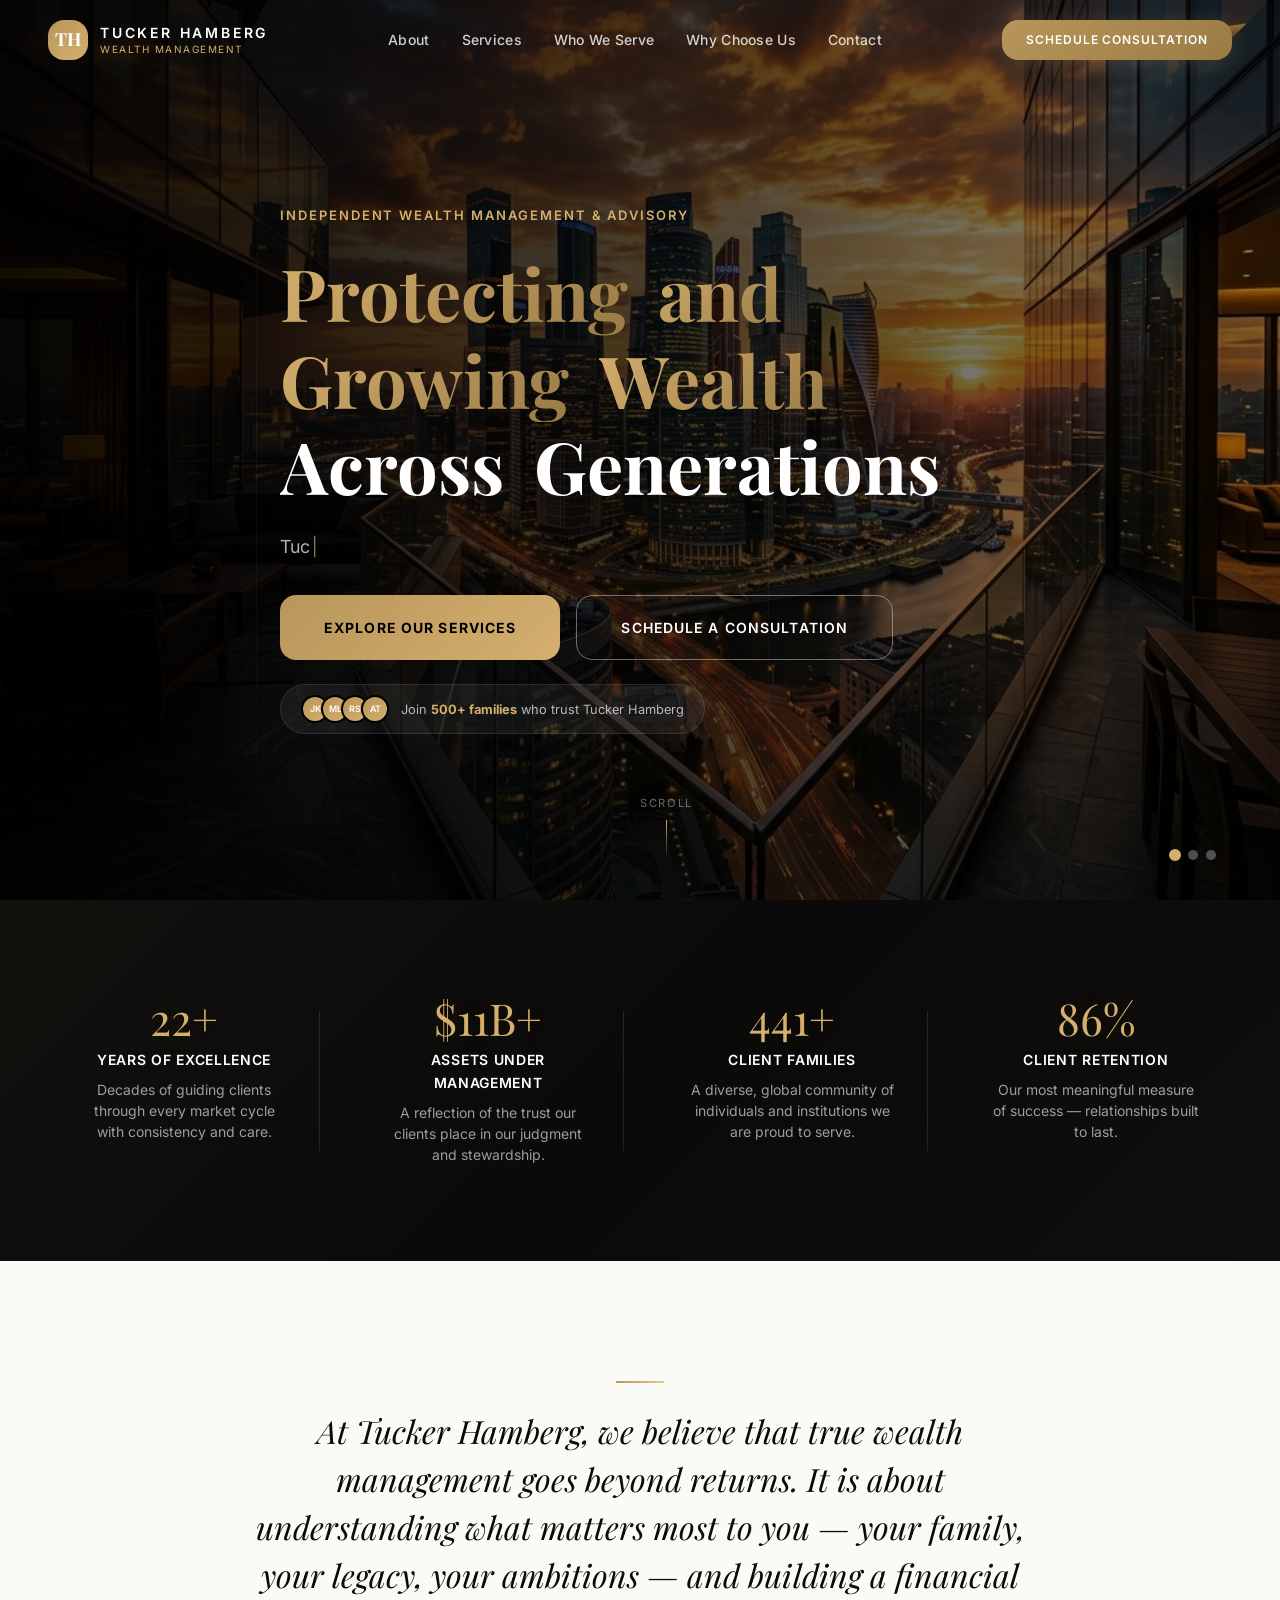
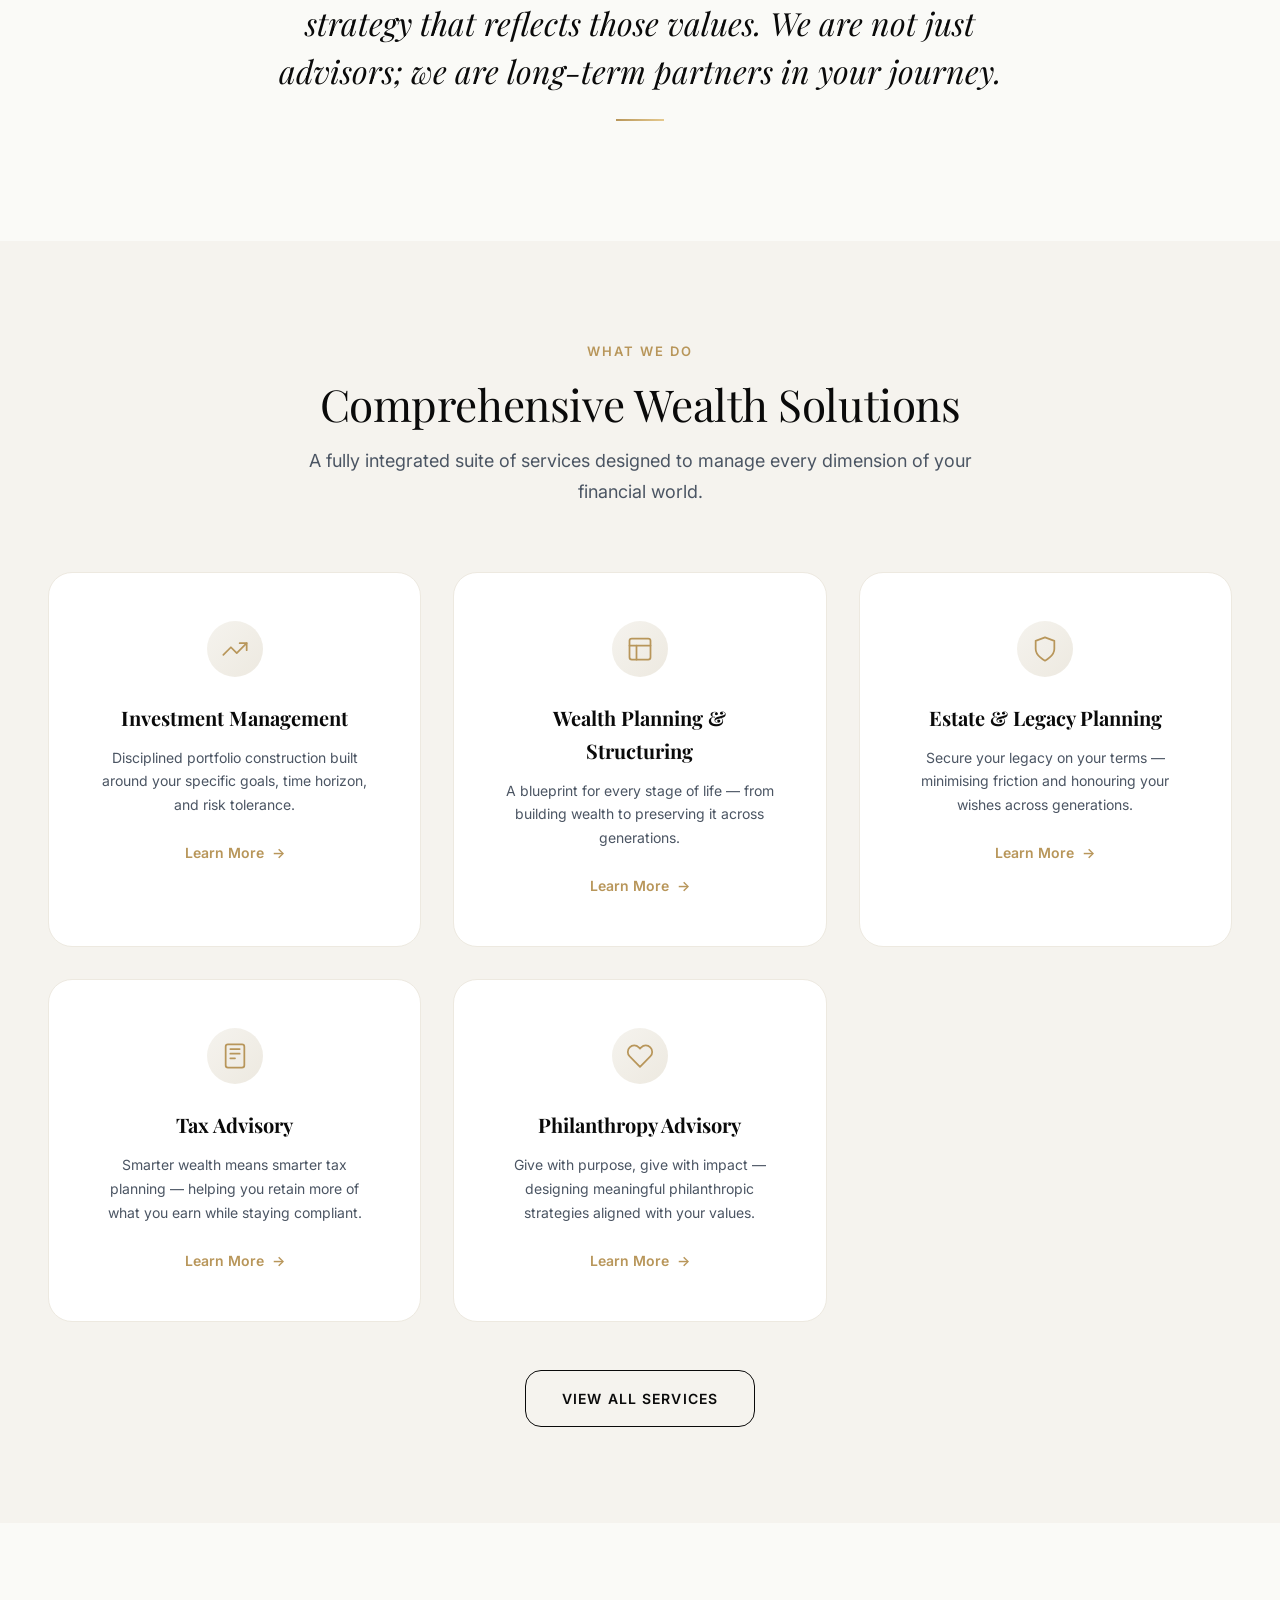
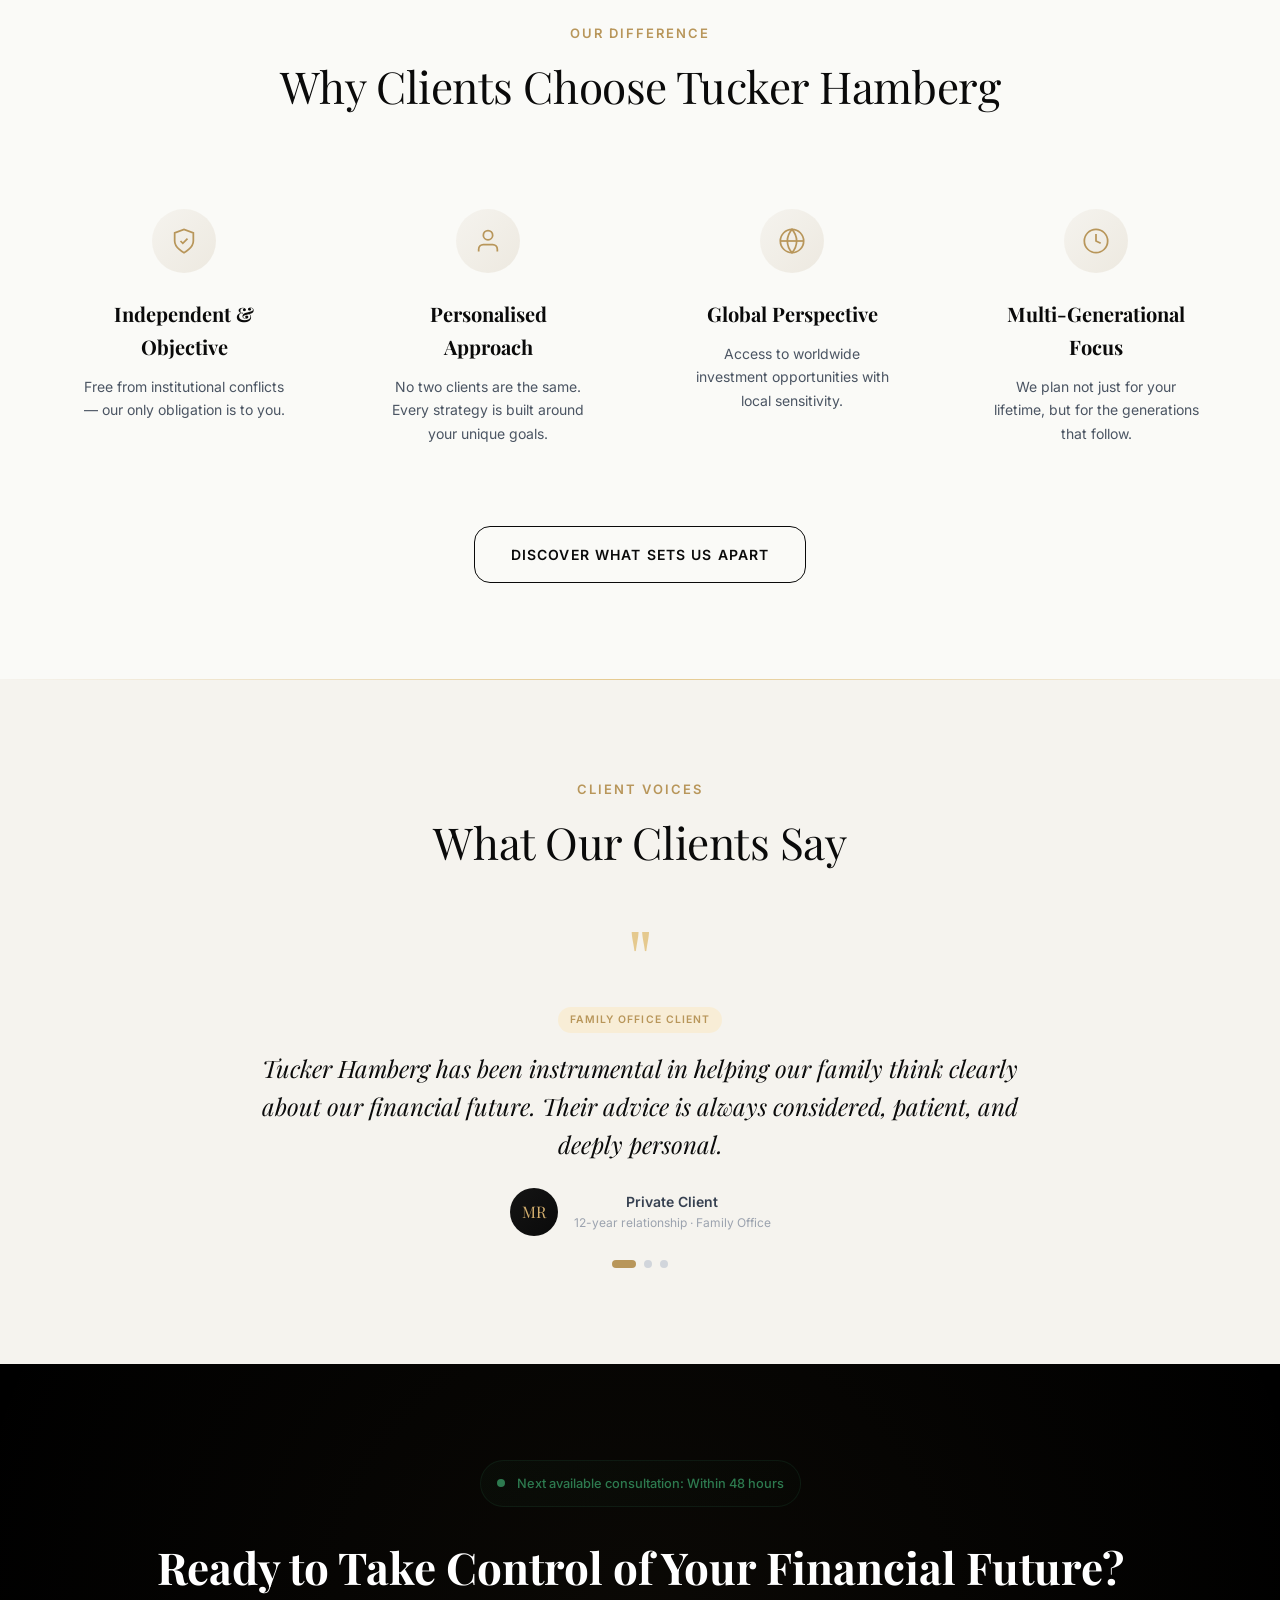
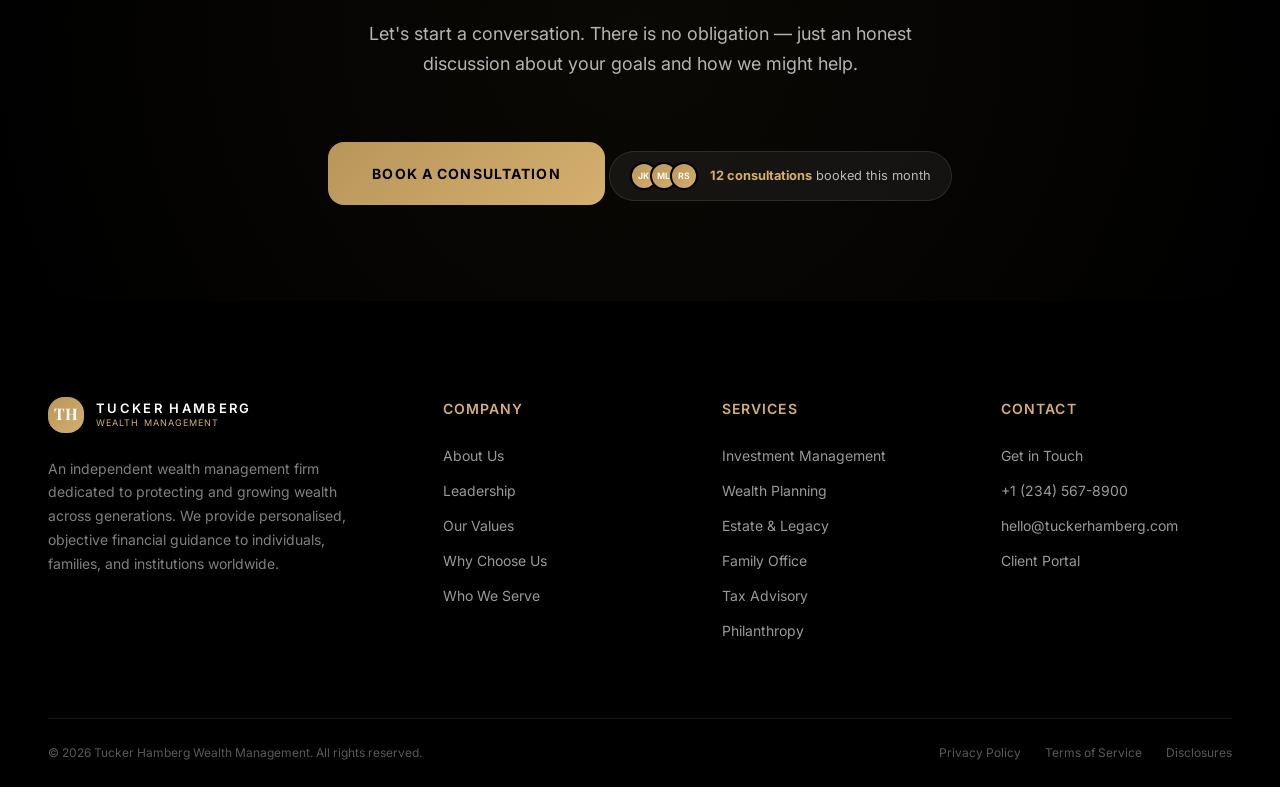
<file: index.html>
<!DOCTYPE html>
<html lang="en">

<head>
  <meta charset="UTF-8">
  <meta name="viewport" content="width=device-width, initial-scale=1.0">
  <title>Tucker Hamberg Wealth Management | Protecting & Growing Wealth Across Generations</title>
  <meta name="description"
    content="Tucker Hamberg is an independent wealth management firm providing personalised, objective financial guidance to high-net-worth individuals, families, and institutions worldwide. Schedule your complimentary consultation today.">
  <meta name="keywords"
    content="wealth management, private wealth, financial planning, estate planning, investment management, family office, Tucker Hamberg, independent advisor, fiduciary">
  <meta name="robots" content="index, follow">
  <link rel="canonical" href="https://tuckerhamberg.com/">
  <meta property="og:title" content="Tucker Hamberg Wealth Management | Independent Wealth Advisory">
  <meta property="og:description"
    content="Protecting and growing wealth across generations. Independent, personalised, fiduciary financial guidance for HNW individuals and families.">
  <meta property="og:type" content="website">
  <meta property="og:url" content="https://tuckerhamberg.com/">
  <link rel="preconnect" href="https://fonts.googleapis.com">
  <link rel="preconnect" href="https://fonts.gstatic.com" crossorigin>
  <link
    href="https://fonts.googleapis.com/css2?family=Inter:wght@300;400;500;600;700&family=Playfair+Display:ital,wght@0,400;0,500;0,600;0,700;1,400;1,500&display=swap"
    rel="stylesheet">
  <link rel="stylesheet" href="styles.css">
  <style>
    /* ---- Scroll-Rotating Decorative Compass Elements ---- */
    .scroll-ornaments {
      position: fixed;
      top: 0;
      left: 0;
      width: 100%;
      height: 100%;
      pointer-events: none;
      z-index: 0;
    }

    .ornament {
      position: fixed;
      will-change: transform;
    }

    .ornament svg {
      width: 100%;
      height: 100%;
    }

    /* Left top */
    .ornament--left-1 {
      left: -60px;
      top: 12%;
      width: 250px;
      height: 250px;
      opacity: 0.2;
    }

    /* Right bottom */
    .ornament--right-bottom {
      right: -40px;
      bottom: 8%;
      width: 250px;
      height: 250px;
      opacity: 0.2;
    }

    @media (max-width: 1200px) {
      .ornament--left-1 { left: -50px; }
      .ornament--right-bottom { right: -40px; }
    }

    @media (max-width: 1024px) {
      .ornament--left-1 {
        left: -60px;
        width: 160px;
        height: 160px;
      }
      .ornament--right-bottom {
        right: -50px;
        width: 160px;
        height: 160px;
      }
    }

    @media (max-width: 768px) {
      .scroll-ornaments {
        display: none;
      }
    }

    /* ---- Homepage-Specific Styles ---- */
    .hero {
      position: relative;
      min-height: 100vh;
      display: flex;
      align-items: center;
      background: var(--navy-950);
      overflow: hidden;
    }

    .hero-slideshow {
      position: absolute;
      inset: 0;
      z-index: 0;
      overflow: hidden;
    }

    .hero-slide {
      position: absolute;
      inset: 0;
      opacity: 0;
      transition: opacity 1.5s ease-in-out;
      background-size: cover;
      background-position: center;
    }

    .hero-slide.active {
      opacity: 1;
      animation: kenBurns 12s linear infinite;
    }

    .hero-overlay {
      position: absolute;
      inset: 0;
      background: linear-gradient(to right, rgba(0, 0, 0, 0.92) 0%, rgba(0, 0, 0, 0.7) 50%, rgba(0, 0, 0, 0.4) 100%);
      z-index: 1;
    }

    @keyframes kenBurns {
      0% {
        transform: scale(1.05) translate(0, 0);
      }

      50% {
        transform: scale(1.15) translate(-1%, -0.5%);
      }

      100% {
        transform: scale(1.05) translate(0, 0);
      }
    }

    .hero-dots {
      position: absolute;
      bottom: 40px;
      right: 5%;
      z-index: 10;
      display: flex;
      gap: var(--space-2);
    }

    .hero-dot {
      width: 10px;
      height: 10px;
      border-radius: 50%;
      background: rgba(255, 255, 255, 0.3);
      border: 2px solid transparent;
      cursor: pointer;
      transition: all var(--duration-normal) var(--ease-default);
      padding: 0;
    }

    .hero-dot:hover {
      background: rgba(255, 255, 255, 0.6);
    }

    .hero-dot.active {
      background: var(--gold-400);
      border-color: var(--gold-400);
      transform: scale(1.2);
    }

    .hero::after {
      content: '';
      position: absolute;
      inset: 0;
      background: url("data:image/svg+xml,%3Csvg width='60' height='60' viewBox='0 0 60 60' xmlns='http://www.w3.org/2000/svg'%3E%3Cg fill='none' fill-rule='evenodd'%3E%3Cg fill='%23ffffff' fill-opacity='0.015'%3E%3Cpath d='M36 34v-4h-2v4h-4v2h4v4h2v-4h4v-2h-4zm0-30V0h-2v4h-4v2h4v4h2V6h4V4h-4zM6 34v-4H4v4H0v2h4v4h2v-4h4v-2H6zM6 4V0H4v4H0v2h4v4h2V6h4V4H6z'/%3E%3C/g%3E%3C/g%3E%3C/svg%3E");
      opacity: 0.5;
      z-index: 2;
    }

    .hero-content {
      position: relative;
      z-index: 3;
      max-width: 720px;
      padding: 140px 0 100px;
    }

    .hero-overline {
      color: var(--gold-400);
      margin-bottom: var(--space-5);
      opacity: 0;
      transform: translateY(20px);
      animation: fadeUp 0.8s var(--ease-out) 0.3s forwards;
    }

    .hero-title {
      font-family: var(--font-display);
      font-size: var(--display-xl);
      color: var(--white);
      margin-bottom: var(--space-5);
      line-height: 1.2;
    }

    .word-wrapper {
      display: inline-block;
      overflow: hidden;
      vertical-align: bottom;
      margin-right: 0.18em;
    }

    .word-wrapper:last-child {
      margin-right: 0;
    }

    .word {
      display: inline-block;
      opacity: 0;
      transform: translateY(100%);
      animation: wordReveal 0.8s cubic-bezier(0.23, 1, 0.32, 1) forwards;
    }

    @keyframes wordReveal {
      to {
        opacity: 1;
        transform: translateY(0);
      }
    }

    .hero-subtitle {
      font-size: var(--body-lg);
      color: rgba(255, 255, 255, 0.7);
      line-height: 1.7;
      max-width: 600px;
      margin-bottom: var(--space-6);
      opacity: 0;
      transform: translateY(20px);
      animation: fadeUp 0.8s var(--ease-out) 0.9s forwards;
    }

    .hero-buttons {
      display: flex;
      gap: var(--space-4);
      flex-wrap: wrap;
      opacity: 0;
      transform: translateY(20px);
      animation: fadeUp 0.8s var(--ease-out) 1.1s forwards;
    }

    .hero-social-proof {
      opacity: 0;
      transform: translateY(20px);
      animation: fadeUp 0.8s var(--ease-out) 1.4s forwards;
    }

    .hero-scroll {
      position: absolute;
      bottom: 40px;
      left: 50%;
      transform: translateX(-50%);
      z-index: 1;
      display: flex;
      flex-direction: column;
      align-items: center;
      gap: var(--space-2);
      color: rgba(255, 255, 255, 0.4);
      font-size: 0.7rem;
      letter-spacing: 0.15em;
      text-transform: uppercase;
      opacity: 0;
      animation: fadeUp 0.8s var(--ease-out) 1.8s forwards;
    }

    .hero-scroll-line {
      width: 1px;
      height: 40px;
      background: linear-gradient(to bottom, var(--gold-400), transparent);
      animation: scrollBounce 2s ease-in-out infinite;
    }

    @keyframes fadeUp {
      to {
        opacity: 1;
        transform: translateY(0);
      }
    }

    @keyframes scrollBounce {

      0%,
      100% {
        transform: translateY(0);
        opacity: 1;
      }

      50% {
        transform: translateY(8px);
        opacity: 0.5;
      }
    }

    .hero-decoration {
      position: absolute;
      right: -5%;
      top: 50%;
      transform: translateY(-50%);
      width: 500px;
      height: 500px;
      z-index: 0;
      opacity: 0.06;
    }

    .hero-decoration circle {
      fill: none;
      stroke: var(--gold-400);
      stroke-width: 0.5;
    }

    /* Philosophy */
    .philosophy-text {
      font-family: var(--font-display);
      font-size: var(--heading-lg);
      color: var(--navy-900);
      line-height: 1.5;
      max-width: 800px;
      margin: 0 auto;
      text-align: center;
      font-style: italic;
    }

    .philosophy-text::before,
    .philosophy-text::after {
      content: '';
      display: block;
      width: 48px;
      height: 2px;
      background: linear-gradient(90deg, var(--gold-500), var(--gold-300));
      margin: var(--space-5) auto;
    }

    /* Segments home */
    .segments-home-grid {
      display: grid;
      grid-template-columns: repeat(4, 1fr);
      gap: var(--space-5);
    }

    .segment-home-card {
      background: var(--white);
      border: 1px solid var(--ivory-200);
      border-radius: var(--radius-md);
      padding: var(--space-6);
      text-align: center;
      transition: all var(--duration-normal) var(--ease-default);
    }

    .segment-home-card:hover {
      transform: translateY(-4px);
      box-shadow: var(--shadow-lg);
      border-color: var(--gold-300);
    }

    .segment-home-icon {
      width: 48px;
      height: 48px;
      margin: 0 auto var(--space-4);
      display: flex;
      align-items: center;
      justify-content: center;
      background: var(--ivory-100);
      border-radius: 50%;
      color: var(--gold-500);
      transition: all var(--duration-normal) var(--ease-default);
    }

    .segment-home-card:hover .segment-home-icon {
      background: linear-gradient(135deg, var(--gold-500), var(--gold-400));
      color: var(--white);
    }

    .segment-home-card .segment-name {
      font-family: var(--font-display);
      font-size: var(--heading-sm);
      color: var(--navy-900);
      margin-bottom: var(--space-2);
    }

    .segment-home-card .segment-brief {
      font-size: var(--body-sm);
      color: var(--charcoal-500);
      line-height: 1.5;
    }

    /* Leadership Preview */
    .leadership-preview {
      display: flex;
      align-items: center;
      gap: var(--space-8);
      max-width: 800px;
      margin: 0 auto;
    }

    .leadership-photo {
      width: 240px;
      height: 300px;
      flex-shrink: 0;
      background: linear-gradient(135deg, var(--navy-800), var(--navy-900));
      border-radius: var(--radius-md);
      display: flex;
      align-items: center;
      justify-content: center;
      position: relative;
      overflow: hidden;
    }

    .leadership-photo::before {
      content: '';
      position: absolute;
      inset: 0;
      background: radial-gradient(circle at 50% 30%, rgba(184, 150, 90, 0.1), transparent 60%);
    }

    .leadership-photo-initials {
      font-family: var(--font-display);
      font-size: 4rem;
      color: rgba(255, 255, 255, 0.15);
    }

    .leadership-info .leadership-overline {
      color: var(--gold-500);
      margin-bottom: var(--space-3);
    }

    .leadership-info .leadership-name {
      font-family: var(--font-display);
      font-size: var(--heading-lg);
      color: var(--navy-900);
      margin-bottom: var(--space-2);
    }

    .leadership-info .leadership-title-text {
      font-size: var(--body-md);
      color: var(--gold-500);
      margin-bottom: var(--space-4);
    }

    .leadership-info .leadership-bio {
      font-size: var(--body-md);
      color: var(--charcoal-600);
      line-height: 1.7;
      margin-bottom: var(--space-5);
    }

    /* Testimonial section (improved) */
    .testimonial-section {
      background: var(--ivory-100);
      position: relative;
    }

    .testimonial-section::before {
      content: '';
      position: absolute;
      top: 0;
      left: 0;
      right: 0;
      height: 1px;
      background: linear-gradient(90deg, transparent, var(--gold-300), transparent);
    }

    .testimonial-quote-mark {
      font-family: var(--font-display);
      font-size: 6rem;
      color: var(--gold-300);
      line-height: 0.5;
      margin-bottom: var(--space-5);
      text-align: center;
    }

    @media (max-width: 1024px) {
      .segments-home-grid {
        grid-template-columns: repeat(2, 1fr);
      }

      .leadership-preview {
        flex-direction: column;
        text-align: center;
      }
    }

    @media (max-width: 768px) {
      .hero-content {
        padding: 120px 0 80px;
      }

      .hero-title {
        font-size: var(--display-lg);
      }

      .hero-scroll {
        display: none;
      }

      .segments-home-grid {
        grid-template-columns: 1fr;
      }

      .leadership-photo {
        width: 200px;
        height: 250px;
      }
    }
  </style>
</head>

<body>
  <a href="#main" class="skip-link">Skip to main content</a>

  <!-- Scroll-Rotating Decorative Compass Elements -->
  <div class="scroll-ornaments" aria-hidden="true">

    <!-- Left top: Compass rose (kept as-is) -->
    <div class="ornament ornament--left-1" data-speed="0.8" data-direction="1">
      <svg viewBox="0 0 200 200" xmlns="http://www.w3.org/2000/svg" fill="none">
        <circle cx="100" cy="100" r="90" stroke="#4B5563" stroke-width="1.2"/>
        <circle cx="100" cy="100" r="70" stroke="#4B5563" stroke-width="0.9" stroke-dasharray="4 6"/>
        <circle cx="100" cy="100" r="50" stroke="#4B5563" stroke-width="1.1"/>
        <circle cx="100" cy="100" r="28" stroke="#4B5563" stroke-width="0.7" stroke-dasharray="2 4"/>
        <line x1="100" y1="5" x2="100" y2="195" stroke="#4B5563" stroke-width="0.8"/>
        <line x1="5" y1="100" x2="195" y2="100" stroke="#4B5563" stroke-width="0.8"/>
        <line x1="27" y1="27" x2="173" y2="173" stroke="#4B5563" stroke-width="0.6"/>
        <line x1="173" y1="27" x2="27" y2="173" stroke="#4B5563" stroke-width="0.6"/>
        <polygon points="100,6 105,32 100,24 95,32" fill="#4B5563" opacity="0.7"/>
        <polygon points="100,194 105,168 100,176 95,168" fill="#4B5563" opacity="0.7"/>
        <polygon points="6,100 32,95 24,100 32,105" fill="#4B5563" opacity="0.7"/>
        <polygon points="194,100 168,95 176,100 168,105" fill="#4B5563" opacity="0.7"/>
        <line x1="100" y1="10" x2="100" y2="20" stroke="#4B5563" stroke-width="1.2"/>
        <line x1="100" y1="180" x2="100" y2="190" stroke="#4B5563" stroke-width="1.2"/>
        <line x1="10" y1="100" x2="20" y2="100" stroke="#4B5563" stroke-width="1.2"/>
        <line x1="180" y1="100" x2="190" y2="100" stroke="#4B5563" stroke-width="1.2"/>
        <circle cx="100" cy="100" r="5" fill="#4B5563" opacity="0.6"/>
      </svg>
    </div>

    <!-- Right bottom: Armillary sphere / Celestial globe (navigational & global alignment theme) -->
    <div class="ornament ornament--right-bottom" data-speed="0.7" data-direction="-1">
      <svg viewBox="0 0 200 200" xmlns="http://www.w3.org/2000/svg" fill="none">
        <!-- Outer coordinate ring -->
        <circle cx="100" cy="100" r="90" stroke="#4B5563" stroke-width="1.2"/>
        <!-- Degree ticks on outer ring -->
        <line x1="100" y1="10" x2="100" y2="16" stroke="#4B5563" stroke-width="1"/>
        <line x1="100" y1="184" x2="100" y2="190" stroke="#4B5563" stroke-width="1"/>
        <line x1="184" y1="100" x2="190" y2="100" stroke="#4B5563" stroke-width="1"/>
        <line x1="10" y1="100" x2="16" y2="100" stroke="#4B5563" stroke-width="1"/>
        <!-- 30/60 degree ticks -->
        <line x1="145" y1="22" x2="142" y2="27" stroke="#4B5563" stroke-width="0.8"/>
        <line x1="178" y1="55" x2="173" y2="58" stroke="#4B5563" stroke-width="0.8"/>
        <line x1="178" y1="145" x2="173" y2="142" stroke="#4B5563" stroke-width="0.8"/>
        <line x1="145" y1="178" x2="142" y2="173" stroke="#4B5563" stroke-width="0.8"/>
        <line x1="55" y1="178" x2="58" y2="173" stroke="#4B5563" stroke-width="0.8"/>
        <line x1="22" y1="145" x2="27" y2="142" stroke="#4B5563" stroke-width="0.8"/>
        <line x1="22" y1="55" x2="27" y2="58" stroke="#4B5563" stroke-width="0.8"/>
        <line x1="55" y1="22" x2="58" y2="27" stroke="#4B5563" stroke-width="0.8"/>

        <!-- Astrolabe/Armillary rings -->
        <ellipse cx="100" cy="100" rx="90" ry="22" stroke="#4B5563" stroke-width="1"/>
        <ellipse cx="100" cy="75" rx="78" ry="15" stroke="#4B5563" stroke-width="0.6" stroke-dasharray="3 3"/>
        <ellipse cx="100" cy="125" rx="78" ry="15" stroke="#4B5563" stroke-width="0.6" stroke-dasharray="3 3"/>

        <!-- Meridian ring -->
        <ellipse cx="100" cy="100" rx="30" ry="90" stroke="#4B5563" stroke-width="1"/>

        <!-- Ecliptic band (angled wide band / ellipse representing astronomical path) -->
        <g transform="rotate(-23.5 100 100)">
          <ellipse cx="100" cy="100" rx="90" ry="32" stroke="#4B5563" stroke-width="1.2"/>
          <ellipse cx="100" cy="100" rx="82" ry="29" stroke="#4B5563" stroke-width="0.8"/>
          <!-- Intermediate ticks inside ecliptic band -->
          <line x1="100" y1="68" x2="100" y2="71" stroke="#4B5563" stroke-width="0.8"/>
          <line x1="100" y1="129" x2="100" y2="132" stroke="#4B5563" stroke-width="0.8"/>
          <line x1="18" y1="100" x2="21" y2="100" stroke="#4B5563" stroke-width="0.8"/>
          <line x1="179" y1="100" x2="182" y2="100" stroke="#4B5563" stroke-width="0.8"/>
          <!-- Star details on ecliptic path -->
          <circle cx="50" cy="85" r="1.5" fill="#4B5563" opacity="0.8"/>
          <circle cx="150" cy="115" r="1.5" fill="#4B5563" opacity="0.8"/>
          <circle cx="70" cy="76" r="1.2" fill="#4B5563" opacity="0.8"/>
          <circle cx="130" cy="124" r="1.2" fill="#4B5563" opacity="0.8"/>
        </g>

        <!-- Polar Axis -->
        <g transform="rotate(45 100 100)">
          <line x1="100" y1="2" x2="100" y2="198" stroke="#4B5563" stroke-width="1.5"/>
          <polygon points="100,2 104,18 100,13 96,18" fill="#4B5563" opacity="0.8"/>
          <circle cx="100" cy="198" r="3" fill="#4B5563" opacity="0.8"/>
        </g>

        <!-- Central Earth Globe (Wireframe) -->
        <circle cx="100" cy="100" r="22" stroke="#4B5563" stroke-width="1"/>
        <line x1="78" y1="100" x2="122" y2="100" stroke="#4B5563" stroke-width="0.8"/>
        <ellipse cx="100" cy="100" rx="22" ry="8" stroke="#4B5563" stroke-width="0.6" stroke-dasharray="2 2"/>
        <line x1="100" y1="78" x2="100" y2="122" stroke="#4B5563" stroke-width="0.8"/>
        <ellipse cx="100" cy="100" rx="8" ry="22" stroke="#4B5563" stroke-width="0.6"/>

        <!-- Center pivot pin -->
        <circle cx="100" cy="100" r="3.5" fill="#4B5563" opacity="0.9"/>
      </svg>
    </div>

  </div>

  <!-- Loading Screen -->
  <div class="loading-screen" id="loadingScreen">
    <div class="loading-logo">TH</div>
    <div class="loading-bar">
      <div class="loading-bar-fill"></div>
    </div>
  </div>

  <!-- Navigation -->
  <nav class="navbar" id="navbar" role="navigation" aria-label="Main navigation">
    <div class="navbar-inner">
      <a href="index.html" class="navbar-logo" aria-label="Tucker Hamberg - Home">
        <div class="navbar-logo-mark">TH</div>
        <div class="navbar-logo-text">Tucker Hamberg<span>Wealth Management</span></div>
      </a>
      <div class="navbar-links">
        <a href="about.html">About</a>
        <a href="services.html">Services</a>
        <a href="who-we-serve.html">Who We Serve</a>
        <a href="why-us.html">Why Choose Us</a>
        <a href="contact.html">Contact</a>
      </div>
      <div class="navbar-cta">
        <a href="contact.html" class="btn btn-primary btn-sm">Schedule Consultation</a>
      </div>
      <button class="menu-toggle" id="menuToggle" aria-label="Toggle menu" aria-expanded="false">
        <span></span><span></span><span></span>
      </button>
    </div>
  </nav>
  <div class="mobile-menu" id="mobileMenu" role="dialog" aria-label="Mobile navigation">
    <a href="index.html">Home</a>
    <a href="about.html">About</a>
    <a href="services.html">Services</a>
    <a href="who-we-serve.html">Who We Serve</a>
    <a href="why-us.html">Why Choose Us</a>
    <a href="contact.html">Contact</a>
    <a href="contact.html" class="btn btn-dark-primary">Schedule Consultation</a>
  </div>

  <main id="main">

    <!-- Scroll Progress Bar -->
    <div class="scroll-progress" id="scrollProgress"></div>

    <!-- ===================== HERO ===================== -->
    <section class="hero" aria-label="Welcome to Tucker Hamberg">
      <!-- Slideshow background with Ken Burns effect -->
      <div class="hero-slideshow" aria-hidden="true">
        <div class="hero-slide active" style="background-image: url('images/hero-slide-1.png');"></div>
        <div class="hero-slide" style="background-image: url('images/hero-slide-2.png');"></div>
        <div class="hero-slide" style="background-image: url('images/hero-slide-3.png');"></div>
        <div class="hero-overlay"></div>
      </div>
      <!-- Slideshow dots -->
      <div class="hero-dots" aria-hidden="true">
        <button class="hero-dot active" data-slide="0" aria-label="Go to slide 1"></button>
        <button class="hero-dot" data-slide="1" aria-label="Go to slide 2"></button>
        <button class="hero-dot" data-slide="2" aria-label="Go to slide 3"></button>
      </div>
      <!-- Floating Particles -->
      <div class="particles-container" aria-hidden="true">
        <div class="particle"></div>
        <div class="particle"></div>
        <div class="particle"></div>
        <div class="particle"></div>
        <div class="particle"></div>
        <div class="particle"></div>
        <div class="particle"></div>
        <div class="particle"></div>
        <div class="particle"></div>
        <div class="particle"></div>
        <div class="particle"></div>
        <div class="particle"></div>
        <div class="particle"></div>
        <div class="particle"></div>
        <div class="particle"></div>
        <div class="particle"></div>
      </div>
      <!-- Animated Decoration Lines -->
      <div class="hero-lines" aria-hidden="true">
        <div class="line"></div>
        <div class="line"></div>
        <div class="line"></div>
        <div class="line"></div>
      </div>
      <svg class="hero-decoration" viewBox="0 0 500 500" aria-hidden="true">
        <circle cx="250" cy="250" r="200" />
        <circle cx="250" cy="250" r="160" />
        <circle cx="250" cy="250" r="120" />
        <circle cx="250" cy="250" r="80" />
      </svg>
      <div class="container">
        <div class="hero-content">
          <p class="overline hero-overline">Independent Wealth Management & Advisory</p>
          <h1 class="hero-title" id="heroTitle">
            <span class="word-wrapper"><span class="word gradient-text"
                style="animation-delay: 0.2s;">Protecting</span></span>
            <span class="word-wrapper"><span class="word gradient-text"
                style="animation-delay: 0.35s;">and</span></span>
            <span class="word-wrapper"><span class="word gradient-text"
                style="animation-delay: 0.5s;">Growing</span></span>
            <span class="word-wrapper"><span class="word gradient-text"
                style="animation-delay: 0.65s;">Wealth</span></span>
            <br>
            <span class="word-wrapper"><span class="word" style="animation-delay: 0.85s;">Across</span></span>
            <span class="word-wrapper"><span class="word" style="animation-delay: 1.0s;">Generations</span></span>
          </h1>
          <p class="hero-subtitle">Tucker Hamberg is a trusted wealth management partner for individuals, families, and
            institutions seeking personalised, independent, and forward-looking financial guidance.</p>
          <div class="hero-buttons">
            <a href="services.html" class="btn btn-dark-primary btn-lg btn-pulse shimmer">Explore Our Services</a>
            <a href="contact.html" class="btn btn-dark-secondary btn-lg">Schedule a Consultation</a>
          </div>
          <!-- Social Proof Ticker (Bandwagon Effect) -->
          <div class="hero-social-proof">
            <div class="social-proof-ticker">
              <div class="social-proof-avatars">
                <div class="social-proof-avatar">JK</div>
                <div class="social-proof-avatar">ML</div>
                <div class="social-proof-avatar">RS</div>
                <div class="social-proof-avatar">AT</div>
              </div>
              <span class="social-proof-text">Join <strong>500+ families</strong> who trust Tucker Hamberg</span>
            </div>
          </div>
        </div>
      </div>
      <div class="hero-scroll" aria-hidden="true">
        <span>Scroll</span>
        <div class="hero-scroll-line"></div>
      </div>
    </section>

    <!-- ===================== TRUST STATISTICS BAR ===================== -->
    <section class="trust-bar section-sm" aria-label="Key statistics">
      <div class="container">
        <div class="grid grid-4">
          <div class="stat-card reveal reveal-delay-1">
            <div class="stat-number" data-counter data-target="25" data-suffix="+">0+</div>
            <div class="stat-label">Years of Excellence</div>
            <div class="stat-description">Decades of guiding clients through every market cycle with consistency and
              care.</div>
          </div>
          <div class="stat-card reveal reveal-delay-2">
            <div class="stat-number" data-counter data-target="12" data-prefix="$" data-suffix="B+">$0B+</div>
            <div class="stat-label">Assets Under Management</div>
            <div class="stat-description">A reflection of the trust our clients place in our judgment and stewardship.
            </div>
          </div>
          <div class="stat-card reveal reveal-delay-3">
            <div class="stat-number" data-counter data-target="500" data-suffix="+">0+</div>
            <div class="stat-label">Client Families</div>
            <div class="stat-description">A diverse, global community of individuals and institutions we are proud to
              serve.</div>
          </div>
          <div class="stat-card reveal reveal-delay-4">
            <div class="stat-number" data-counter data-target="98" data-suffix="%">0%</div>
            <div class="stat-label">Client Retention</div>
            <div class="stat-description">Our most meaningful measure of success — relationships built to last.</div>
          </div>
        </div>
      </div>
    </section>



    <!-- ===================== PHILOSOPHY ===================== -->
    <section class="section" aria-label="Our philosophy">
      <div class="container">
        <div class="reveal">
          <p class="philosophy-text">At Tucker Hamberg, we believe that true wealth management goes beyond returns. It
            is about understanding what matters most to you — your family, your legacy, your ambitions — and building a
            financial strategy that reflects those values. We are not just advisors; we are long-term partners in your
            journey.</p>
        </div>
      </div>
    </section>

    <!-- ===================== CORE SERVICES ===================== -->
    <section class="section bg-ivory-alt" aria-label="Our services">
      <div class="container">
        <div class="section-header text-center reveal">
          <p class="overline section-overline">What We Do</p>
          <h2 class="section-title display-md">Comprehensive Wealth Solutions</h2>
          <p class="section-subtitle">A fully integrated suite of services designed to manage every dimension of your
            financial world.</p>
        </div>
        <div class="grid grid-3">
          <div class="card card-service reveal reveal-delay-1">
            <div class="card-icon"><svg width="28" height="28" viewBox="0 0 24 24" fill="none" stroke="currentColor"
                stroke-width="1.5" stroke-linecap="round" stroke-linejoin="round">
                <polyline points="22 7 13.5 15.5 8.5 10.5 2 17" />
                <polyline points="16 7 22 7 22 13" />
              </svg></div>
            <h3 class="card-title">Investment Management</h3>
            <p class="card-text">Disciplined portfolio construction built around your specific goals, time horizon, and
              risk tolerance.</p>
            <a href="services.html#investment" class="card-link">Learn More <span class="btn-arrow">→</span></a>
          </div>
          <div class="card card-service reveal reveal-delay-2">
            <div class="card-icon"><svg width="28" height="28" viewBox="0 0 24 24" fill="none" stroke="currentColor"
                stroke-width="1.5" stroke-linecap="round" stroke-linejoin="round">
                <rect x="3" y="3" width="18" height="18" rx="2" />
                <path d="M3 9h18" />
                <path d="M9 21V9" />
              </svg></div>
            <h3 class="card-title">Wealth Planning & Structuring</h3>
            <p class="card-text">A blueprint for every stage of life — from building wealth to preserving it across
              generations.</p>
            <a href="services.html#wealth-planning" class="card-link">Learn More <span class="btn-arrow">→</span></a>
          </div>
          <div class="card card-service reveal reveal-delay-3">
            <div class="card-icon"><svg width="28" height="28" viewBox="0 0 24 24" fill="none" stroke="currentColor"
                stroke-width="1.5" stroke-linecap="round" stroke-linejoin="round">
                <path d="M12 22s8-4 8-10V5l-8-3-8 3v7c0 6 8 10 8 10z" />
              </svg></div>
            <h3 class="card-title">Estate & Legacy Planning</h3>
            <p class="card-text">Secure your legacy on your terms — minimising friction and honouring your wishes across
              generations.</p>
            <a href="services.html#estate" class="card-link">Learn More <span class="btn-arrow">→</span></a>
          </div>



          <!-- <div class="card card-service reveal reveal-delay-4">
            <div class="card-icon"><svg width="28" height="28" viewBox="0 0 24 24" fill="none" stroke="currentColor"
                stroke-width="1.5" stroke-linecap="round" stroke-linejoin="round">
                <path d="M3 9l9-7 9 7v11a2 2 0 01-2 2H5a2 2 0 01-2-2z" />
                <polyline points="9 22 9 12 15 12 15 22" />
              </svg></div>
            <h3 class="card-title">Family Office Services</h3>
            <p class="card-text">The ultimate in comprehensive wealth oversight — financial management, reporting, and
              advisory under one roof.</p>
            <a href="services.html#family-office" class="card-link">Learn More <span class="btn-arrow">→</span></a>
          </div> -->
          
          
          
          <div class="card card-service reveal reveal-delay-5">
            <div class="card-icon"><svg width="28" height="28" viewBox="0 0 24 24" fill="none" stroke="currentColor"
                stroke-width="1.5" stroke-linecap="round" stroke-linejoin="round">
                <rect x="4" y="2" width="16" height="20" rx="2" />
                <line x1="8" y1="6" x2="16" y2="6" />
                <line x1="8" y1="10" x2="16" y2="10" />
                <line x1="8" y1="14" x2="12" y2="14" />
              </svg></div>
            <h3 class="card-title">Tax Advisory</h3>
            <p class="card-text">Smarter wealth means smarter tax planning — helping you retain more of what you earn
              while staying compliant.</p>
            <a href="services.html#tax" class="card-link">Learn More <span class="btn-arrow">→</span></a>
          </div>
          <div class="card card-service reveal reveal-delay-6">
            <div class="card-icon"><svg width="28" height="28" viewBox="0 0 24 24" fill="none" stroke="currentColor"
                stroke-width="1.5" stroke-linecap="round" stroke-linejoin="round">
                <path
                  d="M20.84 4.61a5.5 5.5 0 00-7.78 0L12 5.67l-1.06-1.06a5.5 5.5 0 00-7.78 7.78l1.06 1.06L12 21.23l7.78-7.78 1.06-1.06a5.5 5.5 0 000-7.78z" />
              </svg></div>
            <h3 class="card-title">Philanthropy Advisory</h3>
            <p class="card-text">Give with purpose, give with impact — designing meaningful philanthropic strategies
              aligned with your values.</p>
            <a href="services.html#philanthropy" class="card-link">Learn More <span class="btn-arrow">→</span></a>
          </div>
        </div>
        <div class="text-center mt-7 reveal">
          <a href="services.html" class="btn btn-secondary">View All Services</a>
        </div>
      </div>
    </section>





    <!-- ===================== DIFFERENTIATORS ===================== -->
    <section class="section" aria-label="Why choose us">
      <div class="container">
        <div class="section-header text-center reveal">
          <p class="overline section-overline">Our Difference</p>
          <h2 class="section-title display-md">Why Clients Choose Tucker Hamberg</h2>
        </div>
        <div class="grid grid-4">
          <div class="card-differentiator reveal reveal-delay-1">
            <div class="diff-icon"><svg width="28" height="28" viewBox="0 0 24 24" fill="none" stroke="currentColor"
                stroke-width="1.5">
                <path d="M12 22s8-4 8-10V5l-8-3-8 3v7c0 6 8 10 8 10z" />
                <path d="M9 12l2 2 4-4" />
              </svg></div>
            <h3 class="diff-title">Independent & Objective</h3>
            <p class="diff-text">Free from institutional conflicts — our only obligation is to you.</p>
          </div>
          <div class="card-differentiator reveal reveal-delay-2">
            <div class="diff-icon"><svg width="28" height="28" viewBox="0 0 24 24" fill="none" stroke="currentColor"
                stroke-width="1.5">
                <path d="M20 21v-2a4 4 0 00-4-4H8a4 4 0 00-4 4v2" />
                <circle cx="12" cy="7" r="4" />
              </svg></div>
            <h3 class="diff-title">Personalised Approach</h3>
            <p class="diff-text">No two clients are the same. Every strategy is built around your unique goals.</p>
          </div>
          <div class="card-differentiator reveal reveal-delay-3">
            <div class="diff-icon"><svg width="28" height="28" viewBox="0 0 24 24" fill="none" stroke="currentColor"
                stroke-width="1.5">
                <circle cx="12" cy="12" r="10" />
                <line x1="2" y1="12" x2="22" y2="12" />
                <path d="M12 2a15.3 15.3 0 014 10 15.3 15.3 0 01-4 10 15.3 15.3 0 01-4-10 15.3 15.3 0 014-10z" />
              </svg></div>
            <h3 class="diff-title">Global Perspective</h3>
            <p class="diff-text">Access to worldwide investment opportunities with local sensitivity.</p>
          </div>
          <div class="card-differentiator reveal reveal-delay-4">
            <div class="diff-icon"><svg width="28" height="28" viewBox="0 0 24 24" fill="none" stroke="currentColor"
                stroke-width="1.5">
                <circle cx="12" cy="12" r="10" />
                <polyline points="12 6 12 12 16 14" />
              </svg></div>
            <h3 class="diff-title">Multi-Generational Focus</h3>
            <p class="diff-text">We plan not just for your lifetime, but for the generations that follow.</p>
          </div>
        </div>
        <div class="text-center mt-7 reveal"><a href="why-us.html" class="btn btn-secondary">Discover What Sets Us
            Apart</a></div>
      </div>
    </section>

    <!-- ===================== INSIGHTS + INLINE LEAD CAPTURE ===================== -->
    <!-- <section class="section" aria-label="Latest insights">
      <div class="container">
        <div class="section-header text-center reveal">
          <p class="overline section-overline">Insights</p>
          <h2 class="section-title display-md">Thought Leadership & Market Commentary</h2>
          <p class="section-subtitle">Stay informed with our latest perspectives on markets, wealth strategy, and
            financial planning.</p>
        </div>
        <div class="grid grid-3">
          <article class="card card-insight reveal reveal-delay-1">
            <div class="insight-image-wrapper">
              <div class="insight-image" style="height: 200px; overflow: hidden;"><img src="images/insight-markets.png"
                  alt="Global markets outlook" loading="lazy" style="width: 100%; height: 100%; object-fit: cover;">
              </div>
            </div>
            <div class="insight-body"><span class="insight-tag">Market Outlook</span>
              <h3 class="insight-title">Navigating Volatility: Our Perspective on Global Markets in 2026</h3>
              <p class="insight-excerpt">How we position portfolios to weather uncertainty while capturing long-term
                growth opportunities.</p><span class="insight-date">May 2026</span>
            </div>
          </article>
          <article class="card card-insight reveal reveal-delay-2">
            <div class="insight-image-wrapper">
              <div class="insight-image" style="height: 200px; overflow: hidden;"><img src="images/insight-wealth.png"
                  alt="Wealth transfer strategies" loading="lazy" style="width: 100%; height: 100%; object-fit: cover;">
              </div>
            </div>
            <div class="insight-body"><span class="insight-tag">Wealth Planning</span>
              <h3 class="insight-title">The Five Pillars of Multi-Generational Wealth Transfer</h3>
              <p class="insight-excerpt">Essential strategies for families seeking to preserve and grow wealth across
                generations.</p><span class="insight-date">April 2026</span>
            </div>
          </article>
          <article class="card card-insight reveal reveal-delay-3">
            <div class="insight-image-wrapper">
              <div class="insight-image" style="height: 200px; overflow: hidden;"><img src="images/insight-tax.png"
                  alt="Cross-border tax planning" loading="lazy" style="width: 100%; height: 100%; object-fit: cover;">
              </div>
            </div>
            <div class="insight-body"><span class="insight-tag">Tax Strategy</span>
              <h3 class="insight-title">Cross-Border Tax Planning: What Internationally Mobile Clients Need to Know</h3>
              <p class="insight-excerpt">Navigating complex tax obligations when your life and assets span multiple
                jurisdictions.</p><span class="insight-date">March 2026</span>
            </div>
          </article>
        </div>
        <div class="lead-capture mt-7 reveal">
          <div class="lead-capture-icon"><svg width="28" height="28" viewBox="0 0 24 24" fill="none"
              stroke="currentColor" stroke-width="1.5">
              <path d="M14 2H6a2 2 0 00-2 2v16a2 2 0 002 2h12a2 2 0 002-2V8z" />
              <polyline points="14 2 14 8 20 8" />
              <line x1="16" y1="13" x2="8" y2="13" />
              <line x1="16" y1="17" x2="8" y2="17" />
            </svg></div>
          <div class="lead-capture-content">
            <h3>Download: The 10 Questions Every HNW Individual Should Ask Their Wealth Manager</h3>
            <p>Our complimentary guide to evaluating and selecting the right financial partner.</p>
          </div>
          <a href="contact.html" class="btn btn-dark-primary btn-sm">Download Free Guide</a>
        </div>
      </div>
    </section> -->

    <!-- ===================== TESTIMONIAL CAROUSEL (Social Proof with Persona Tags) ===================== -->
    <section class="section testimonial-section" aria-label="Client testimonials">
      <div class="container">
        <div class="section-header text-center reveal">
          <p class="overline section-overline">Client Voices</p>
          <h2 class="section-title display-md">What Our Clients Say</h2>
        </div>
        <div class="testimonial-carousel reveal" id="testimonialCarousel">
          <div class="testimonial-quote-mark" aria-hidden="true">"</div>
          <div class="testimonial-track" id="testimonialTrack">
            <div class="testimonial-slide">
              <span class="t-tag">Family Office Client</span>
              <p class="t-quote">Tucker Hamberg has been instrumental in helping our family think clearly about our
                financial future. Their advice is always considered, patient, and deeply personal.</p>
              <div class="t-meta">
                <div class="t-avatar">MR</div>
                <div class="t-info">
                  <p class="t-name">Private Client</p>
                  <p class="t-detail">12-year relationship · Family Office</p>
                </div>
              </div>
            </div>
            <div class="testimonial-slide">
              <span class="t-tag">Entrepreneur</span>
              <p class="t-quote">After selling my company, Tucker Hamberg helped me transition from business wealth to
                personal wealth with a strategy I could trust. Their independence is their greatest asset.</p>
              <div class="t-meta">
                <div class="t-avatar">SK</div>
                <div class="t-info">
                  <p class="t-name">Former CEO & Founder</p>
                  <p class="t-detail">8-year relationship · Post-Exit Planning</p>
                </div>
              </div>
            </div>
            <div class="testimonial-slide">
              <span class="t-tag">Institutional Investor</span>
              <p class="t-quote">The level of rigour and transparency Tucker Hamberg brings to our foundation's
                investment strategy is exceptional. They treat our endowment as if it were their own.</p>
              <div class="t-meta">
                <div class="t-avatar">DR</div>
                <div class="t-info">
                  <p class="t-name">Foundation Director</p>
                  <p class="t-detail">6-year relationship · Endowment Management</p>
                </div>
              </div>
            </div>
          </div>
          <div class="testimonial-dots" id="testimonialDots">
            <button class="testimonial-dot active" data-index="0" aria-label="Testimonial 1"></button>
            <button class="testimonial-dot" data-index="1" aria-label="Testimonial 2"></button>
            <button class="testimonial-dot" data-index="2" aria-label="Testimonial 3"></button>
          </div>
        </div>
      </div>
    </section>



    <!-- ===================== FINAL CTA WITH SOCIAL PROOF ===================== -->
    <section class="cta-strip" aria-label="Schedule a consultation">
      <div class="container">
        <div class="availability-badge reveal" style="margin-bottom: var(--space-5);">
          <span class="availability-dot"></span>
          Next available consultation: Within 48 hours
        </div>
        <h2 class="cta-title reveal">Ready to Take Control of Your Financial Future?</h2>
        <p class="cta-subtitle reveal reveal-delay-1">Let's start a conversation. There is no obligation — just an
          honest discussion about your goals and how we might help.</p>
        <a href="contact.html" class="btn btn-dark-primary btn-lg reveal reveal-delay-2">Book a Consultation</a>
        <div class="social-proof-ticker reveal reveal-delay-3" style="margin-top: var(--space-5);">
          <div class="social-proof-avatars">
            <div class="social-proof-avatar">JK</div>
            <div class="social-proof-avatar">ML</div>
            <div class="social-proof-avatar">RS</div>
          </div>
          <span class="social-proof-text"><strong>12 consultations</strong> booked this month</span>
        </div>
      </div>
    </section>

  </main>

  <!-- ===================== FOOTER ===================== -->
  <footer class="footer" role="contentinfo">
    <div class="container">
      <div class="footer-grid">
        <div class="footer-brand">
          <div class="footer-logo">
            <div class="footer-logo-mark">TH</div>
            <div class="footer-logo-text">Tucker Hamberg<span>Wealth Management</span></div>
          </div>
          <p class="footer-desc">An independent wealth management firm dedicated to protecting and growing wealth across
            generations. We provide personalised, objective financial guidance to individuals, families, and
            institutions worldwide.</p>
        </div>
        <div class="footer-column">
          <h3 class="footer-heading">Company</h3>
          <a href="about.html">About Us</a><a href="about.html#team">Leadership</a><a href="about.html#values">Our
            Values</a><a href="why-us.html">Why Choose Us</a><a href="who-we-serve.html">Who We Serve</a>
        </div>
        <div class="footer-column">
          <h3 class="footer-heading">Services</h3>
          <a href="services.html#investment">Investment Management</a><a href="services.html#wealth-planning">Wealth
            Planning</a><a href="services.html#estate">Estate & Legacy</a><a href="services.html#family-office">Family
            Office</a><a href="services.html#tax">Tax Advisory</a><a href="services.html#philanthropy">Philanthropy</a>
        </div>
        <div class="footer-column">
          <h3 class="footer-heading">Contact</h3>
          <a href="contact.html">Get in Touch</a><a href="tel:+12345678900">+1 (234) 567-8900</a><a
            href="mailto:hello@tuckerhamberg.com">hello@tuckerhamberg.com</a><a href="#">Client Portal</a>
        </div>
      </div>
      <div class="footer-bottom">
        <p>&copy; 2026 Tucker Hamberg Wealth Management. All rights reserved.</p>
        <div class="footer-bottom-links"><a href="privacy.html">Privacy Policy</a><a href="privacy.html#terms">Terms of
            Service</a><a href="privacy.html#disclosures">Disclosures</a></div>
      </div>
    </div>
  </footer>

  <!-- Back to Top -->
  <button class="back-to-top" id="backToTop" aria-label="Back to top"><svg width="20" height="20" viewBox="0 0 24 24"
      fill="none" stroke="currentColor" stroke-width="2">
      <path d="M18 15l-6-6-6 6" />
    </svg></button>

  <!-- Mobile Sticky CTA -->
  <div class="mobile-sticky-cta"><a href="contact.html" class="btn btn-dark-primary btn-sm">Book a Consultation</a>
  </div>

  <!-- ===================== EXIT INTENT MODAL (Loss Aversion + Reciprocity) ===================== -->
  <div class="exit-modal-overlay" id="exitModal">
    <div class="exit-modal">
      <div class="exit-modal-header">
        <p class="overline modal-overline">Before You Go</p>
        <h3 class="modal-title">Download Our Complimentary Wealth Planning Guide</h3>
        <button class="exit-modal-close" id="exitModalClose" aria-label="Close modal"><svg width="20" height="20"
            viewBox="0 0 24 24" fill="none" stroke="currentColor" stroke-width="2">
            <line x1="18" y1="6" x2="6" y2="18" />
            <line x1="6" y1="6" x2="18" y2="18" />
          </svg></button>
      </div>
      <div class="exit-modal-body" id="exitModalBody">
        <p><strong>The 10 Questions Every High-Net-Worth Individual Should Ask Their Wealth Manager</strong> — a
          practical guide to evaluating your current advisor and understanding what best-in-class wealth management
          looks like.</p>
        <div class="exit-modal-form" id="exitForm">
          <input type="email" id="exitEmail" placeholder="Enter your email address" aria-label="Email address">
          <button class="btn btn-primary btn-sm" id="exitSubmit">Send Guide</button>
        </div>
        <div class="exit-modal-privacy">
          <svg width="14" height="14" viewBox="0 0 24 24" fill="none" stroke="currentColor" stroke-width="2">
            <path d="M12 22s8-4 8-10V5l-8-3-8 3v7c0 6 8 10 8 10z" />
          </svg>
          We respect your privacy. Unsubscribe at any time.
        </div>
      </div>
      <div class="exit-modal-success" id="exitSuccess" style="display:none;">
        <svg width="48" height="48" viewBox="0 0 24 24" fill="none" stroke="currentColor" stroke-width="1.5">
          <path d="M22 11.08V12a10 10 0 11-5.93-9.14" />
          <polyline points="22 4 12 14.01 9 11.01" />
        </svg>
        <h3>Check Your Inbox</h3>
        <p>Your guide is on its way. We look forward to helping you on your wealth journey.</p>
      </div>
    </div>
  </div>

  <!-- ===================== SCRIPTS ===================== -->
  <script>
    // Loading screen
    window.addEventListener('load', () => { setTimeout(() => { document.getElementById('loadingScreen').classList.add('hidden'); }, 1500); });

    // Navbar scroll
    const navbar = document.getElementById('navbar');
    window.addEventListener('scroll', () => { navbar.classList.toggle('scrolled', window.scrollY > 80); });

    // Mobile menu
    const menuToggle = document.getElementById('menuToggle');
    const mobileMenu = document.getElementById('mobileMenu');
    menuToggle.addEventListener('click', () => {
      menuToggle.classList.toggle('active');
      mobileMenu.classList.toggle('active');
      document.body.style.overflow = mobileMenu.classList.contains('active') ? 'hidden' : '';
      menuToggle.setAttribute('aria-expanded', mobileMenu.classList.contains('active'));
    });

    // Scroll reveal
    const revealObserver = new IntersectionObserver((entries) => {
      entries.forEach(entry => { if (entry.isIntersecting) entry.target.classList.add('visible'); });
    }, { threshold: 0.1, rootMargin: '0px 0px -50px 0px' });
    document.querySelectorAll('.reveal, .reveal-left, .reveal-right, .reveal-scale').forEach(el => revealObserver.observe(el));

    // Counter animation
    function animateCounter(el) {
      const target = parseInt(el.getAttribute('data-target'));
      const suffix = el.getAttribute('data-suffix') || '';
      const prefix = el.getAttribute('data-prefix') || '';
      const duration = 2000;
      const start = performance.now();
      function update(now) {
        const elapsed = now - start;
        const progress = Math.min(elapsed / duration, 1);
        const eased = 1 - Math.pow(1 - progress, 3);
        el.textContent = prefix + Math.round(target * eased).toLocaleString() + suffix;
        if (progress < 1) requestAnimationFrame(update);
      }
      requestAnimationFrame(update);
    }
    const counterObserver = new IntersectionObserver((entries) => {
      entries.forEach(entry => { if (entry.isIntersecting) { animateCounter(entry.target); counterObserver.unobserve(entry.target); } });
    }, { threshold: 0.5 });
    document.querySelectorAll('[data-counter]').forEach(el => counterObserver.observe(el));

    // Back to top
    const backToTop = document.getElementById('backToTop');
    window.addEventListener('scroll', () => { backToTop.classList.toggle('visible', window.scrollY > 600); });
    backToTop.addEventListener('click', () => { window.scrollTo({ top: 0, behavior: 'smooth' }); });



    // ===================== TESTIMONIAL CAROUSEL =====================
    const track = document.getElementById('testimonialTrack');
    const dots = document.querySelectorAll('.testimonial-dot');
    let currentSlide = 0;
    let autoSlide;

    function goToSlide(index) {
      currentSlide = index;
      track.style.transform = `translateX(-${index * 100}%)`;
      dots.forEach((d, i) => d.classList.toggle('active', i === index));
    }

    dots.forEach(dot => {
      dot.addEventListener('click', () => {
        goToSlide(parseInt(dot.dataset.index));
        resetAutoSlide();
      });
    });

    function resetAutoSlide() {
      clearInterval(autoSlide);
      autoSlide = setInterval(() => goToSlide((currentSlide + 1) % 3), 6000);
    }
    resetAutoSlide();



    // ===================== EXIT INTENT MODAL =====================
    let exitShown = false;
    document.addEventListener('mouseout', (e) => {
      if (e.clientY < 5 && !exitShown && !sessionStorage.getItem('exitShown')) {
        document.getElementById('exitModal').classList.add('active');
        exitShown = true;
        sessionStorage.setItem('exitShown', 'true');
      }
    });

    document.getElementById('exitModalClose').addEventListener('click', () => {
      document.getElementById('exitModal').classList.remove('active');
    });

    document.getElementById('exitModal').addEventListener('click', (e) => {
      if (e.target === document.getElementById('exitModal')) {
        document.getElementById('exitModal').classList.remove('active');
      }
    });

    document.getElementById('exitSubmit').addEventListener('click', () => {
      const email = document.getElementById('exitEmail').value;
      if (email && email.includes('@')) {
        document.getElementById('exitModalBody').style.display = 'none';
        document.getElementById('exitSuccess').style.display = 'block';
      }
    });
  </script>

  <script type="application/ld+json">
  {
    "@context": "https://schema.org",
    "@type": "FinancialService",
    "name": "Tucker Hamberg Wealth Management",
    "description": "An independent wealth management firm providing personalised financial guidance to high-net-worth individuals, families, and institutions worldwide.",
    "url": "https://tuckerhamberg.com",
    "serviceType": ["Wealth Management", "Investment Management", "Estate Planning", "Family Office Services", "Tax Advisory", "Philanthropy Advisory"],
    "areaServed": "Global",
    "priceRange": "$$$$",
    "contactPoint": { "@type": "ContactPoint", "telephone": "+1-234-567-8900", "contactType": "customer service", "email": "hello@tuckerhamberg.com" },
    "hasOfferCatalog": {
      "@type": "OfferCatalog",
      "name": "Wealth Management Services",
      "itemListElement": [
        { "@type": "Offer", "itemOffered": { "@type": "Service", "name": "Investment Management" } },
        { "@type": "Offer", "itemOffered": { "@type": "Service", "name": "Wealth Planning & Structuring" } },
        { "@type": "Offer", "itemOffered": { "@type": "Service", "name": "Estate & Legacy Planning" } },
        { "@type": "Offer", "itemOffered": { "@type": "Service", "name": "Family Office Services" } },
        { "@type": "Offer", "itemOffered": { "@type": "Service", "name": "Tax Advisory" } },
        { "@type": "Offer", "itemOffered": { "@type": "Service", "name": "Philanthropy Advisory" } }
      ]
    },
    "aggregateRating": { "@type": "AggregateRating", "ratingValue": "4.9", "reviewCount": "127" }
  }
  </script>

  <!-- Premium Animation Engine -->
  <script>
    (function () {
      // ---- Hero Slideshow ----
      const slides = document.querySelectorAll('.hero-slide');
      const heroDots = document.querySelectorAll('.hero-dot');
      let currentHeroSlide = 0;
      let heroSlideInterval;

      function showHeroSlide(index) {
        slides.forEach((slide, i) => {
          slide.classList.toggle('active', i === index);
        });
        heroDots.forEach((dot, i) => {
          dot.classList.toggle('active', i === index);
        });
        currentHeroSlide = index;
      }

      function nextHeroSlide() {
        showHeroSlide((currentHeroSlide + 1) % slides.length);
      }

      function startHeroSlideshow() {
        clearInterval(heroSlideInterval);
        heroSlideInterval = setInterval(nextHeroSlide, 6000);
      }

      heroDots.forEach(dot => {
        dot.addEventListener('click', () => {
          const index = parseInt(dot.getAttribute('data-slide'));
          showHeroSlide(index);
          startHeroSlideshow();
        });
      });

      if (slides.length > 0) {
        startHeroSlideshow();
      }

      // ---- Scroll Progress Bar ----
      const scrollProgressBar = document.getElementById('scrollProgress');
      if (scrollProgressBar) {
        window.addEventListener('scroll', () => {
          const scrollTop = window.scrollY;
          const docHeight = document.documentElement.scrollHeight - window.innerHeight;
          const scrollPercent = (scrollTop / docHeight) * 100;
          scrollProgressBar.style.width = scrollPercent + '%';
        }, { passive: true });
      }

      // ---- Parallax Hero Background ----
      const hero = document.querySelector('.hero');
      if (hero) {
        window.addEventListener('scroll', () => {
          const scrolled = window.scrollY;
          if (scrolled < window.innerHeight) {
            hero.style.setProperty('--parallax-offset', scrolled * 0.3 + 'px');
            const decoration = hero.querySelector('.hero-decoration');
            if (decoration) decoration.style.transform = `translate(-50%, calc(-50% + ${scrolled * 0.15}px)) rotate(${scrolled * 0.02}deg)`;
          }
        }, { passive: true });
      }

      // ---- Typewriter Effect on Hero ----
      const typewriterEl = document.querySelector('.hero-subtitle');
      if (typewriterEl && !typewriterEl.dataset.typed) {
        typewriterEl.dataset.typed = 'true';
        const fullText = typewriterEl.textContent;
        typewriterEl.textContent = '';
        typewriterEl.classList.add('typewriter-cursor');
        let charIdx = 0;
        const heroObserver = new IntersectionObserver((entries) => {
          if (entries[0].isIntersecting) {
            heroObserver.disconnect();
            setTimeout(() => {
              const typeInterval = setInterval(() => {
                if (charIdx < fullText.length) {
                  typewriterEl.textContent += fullText[charIdx];
                  charIdx++;
                } else {
                  clearInterval(typeInterval);
                  setTimeout(() => typewriterEl.classList.remove('typewriter-cursor'), 2000);
                }
              }, 18);
            }, 1800);
          }
        });
        heroObserver.observe(typewriterEl);
      }

      // ---- Mouse-Move Tilt on Cards ----
      document.querySelectorAll('.card-insight, .card-segment, .card-value').forEach(card => {
        card.addEventListener('mousemove', (e) => {
          const rect = card.getBoundingClientRect();
          const x = (e.clientX - rect.left) / rect.width - 0.5;
          const y = (e.clientY - rect.top) / rect.height - 0.5;
          card.style.transform = `perspective(800px) rotateX(${-y * 6}deg) rotateY(${x * 6}deg) translateY(-6px) scale(1.02)`;
        });
        card.addEventListener('mouseleave', () => {
          card.style.transform = '';
          card.style.transition = 'transform 0.5s cubic-bezier(0.23, 1, 0.32, 1)';
          setTimeout(() => card.style.transition = '', 500);
        });
      });

      // ---- Counter Glow After Animation ----
      document.querySelectorAll('[data-counter]').forEach(el => {
        const obs = new IntersectionObserver((entries) => {
          if (entries[0].isIntersecting) {
            setTimeout(() => el.classList.add('counted'), 2200);
            obs.disconnect();
          }
        }, { threshold: 0.5 });
        obs.observe(el);
      });

      // ---- Staggered Reveal for Grids ----
      document.querySelectorAll('.grid').forEach(grid => {
        const cards = grid.querySelectorAll('.card, .stat-card, .award-item');
        const gridObs = new IntersectionObserver((entries) => {
          if (entries[0].isIntersecting) {
            cards.forEach((card, i) => {
              setTimeout(() => {
                card.style.opacity = '1';
                card.style.transform = 'translateY(0)';
              }, i * 120);
            });
            gridObs.disconnect();
          }
        }, { threshold: 0.15 });
        if (cards.length > 0) {
          cards.forEach(c => {
            c.style.opacity = '0';
            c.style.transform = 'translateY(30px)';
            c.style.transition = 'opacity 0.6s ease, transform 0.6s cubic-bezier(0.23, 1, 0.32, 1)';
          });
          gridObs.observe(grid);
        }
      });

      // ---- Smooth Section Separator Animations ----
      document.querySelectorAll('.section, .section-lg, .section-sm').forEach(section => {
        section.style.position = 'relative';
      });

      // ---- Image Lazy Load with Fade-In ----
      document.querySelectorAll('img[loading="lazy"]').forEach(img => {
        img.style.opacity = '0';
        img.style.transition = 'opacity 0.8s ease';
        if (img.complete) {
          img.style.opacity = '1';
        } else {
          img.addEventListener('load', () => {
            img.style.opacity = '1';
          });
        }
      });
    })();
  </script>

  <!-- Scroll-Rotating Ornaments Script -->
  <script>
    (function () {
      const ornaments = document.querySelectorAll('.ornament');
      if (!ornaments.length) return;

      let ticking = false;

      function updateOrnaments() {
        const scrollY = window.scrollY;
        ornaments.forEach(el => {
          const speed = parseFloat(el.dataset.speed) || 1;
          const direction = parseInt(el.dataset.direction) || 1;
          const rotation = scrollY * speed * direction * 0.12;
          el.style.transform = `rotate(${rotation}deg)`;
        });
        ticking = false;
      }

      window.addEventListener('scroll', () => {
        if (!ticking) {
          requestAnimationFrame(updateOrnaments);
          ticking = true;
        }
      }, { passive: true });

      // Initial state
      updateOrnaments();
    })();
  </script>

</body>

</html>
</file>
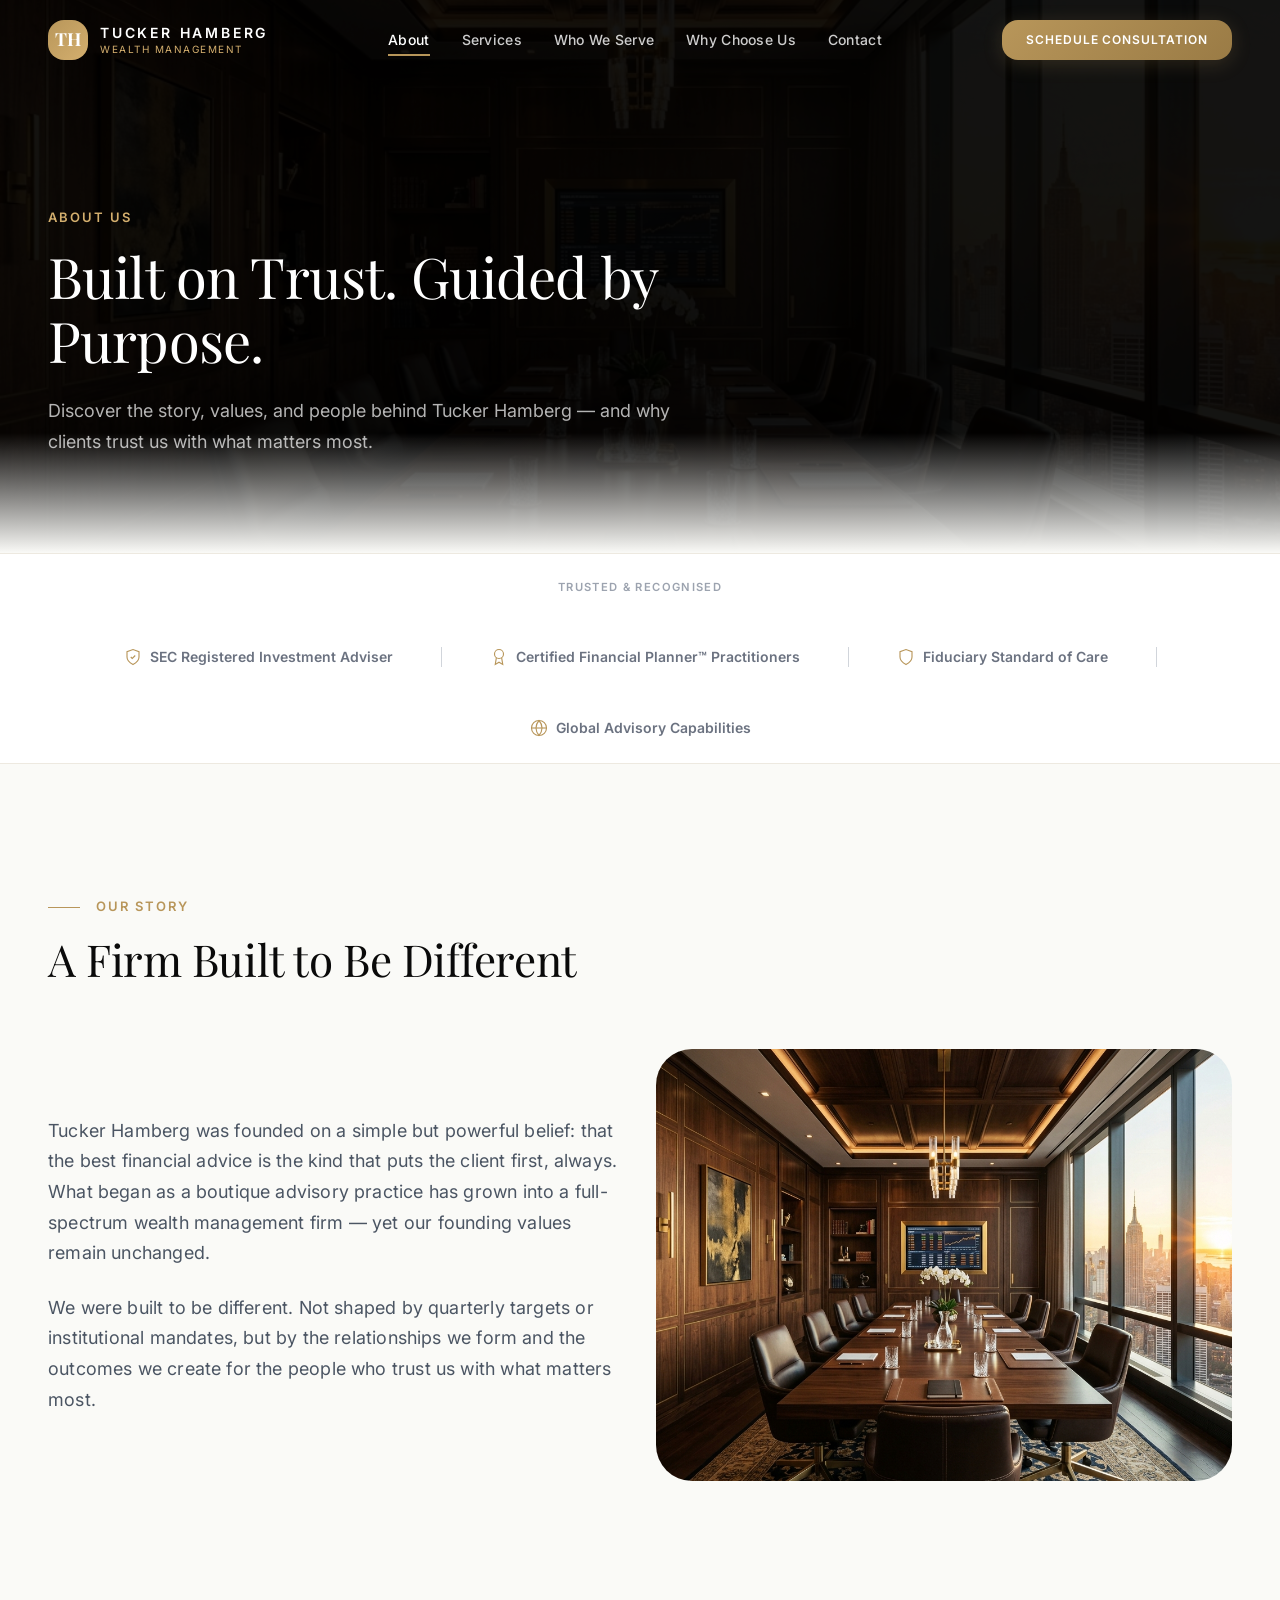
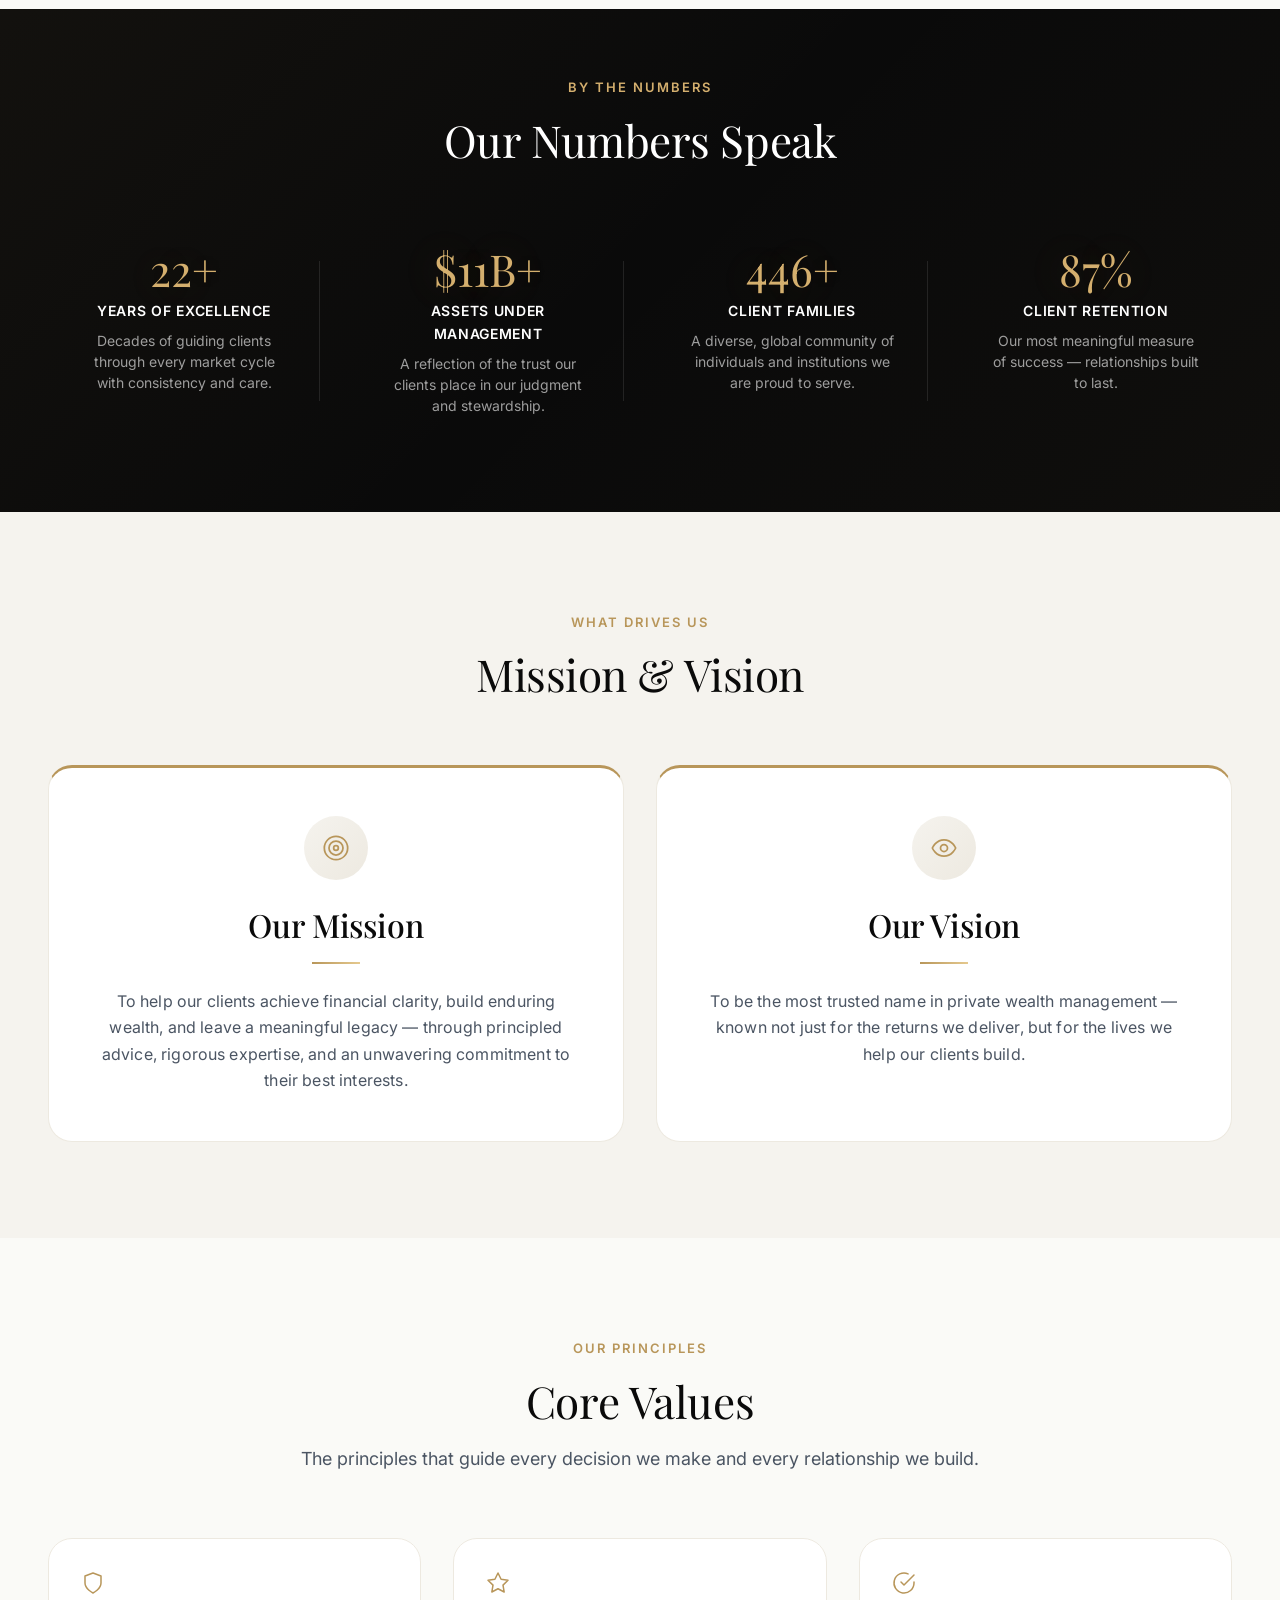
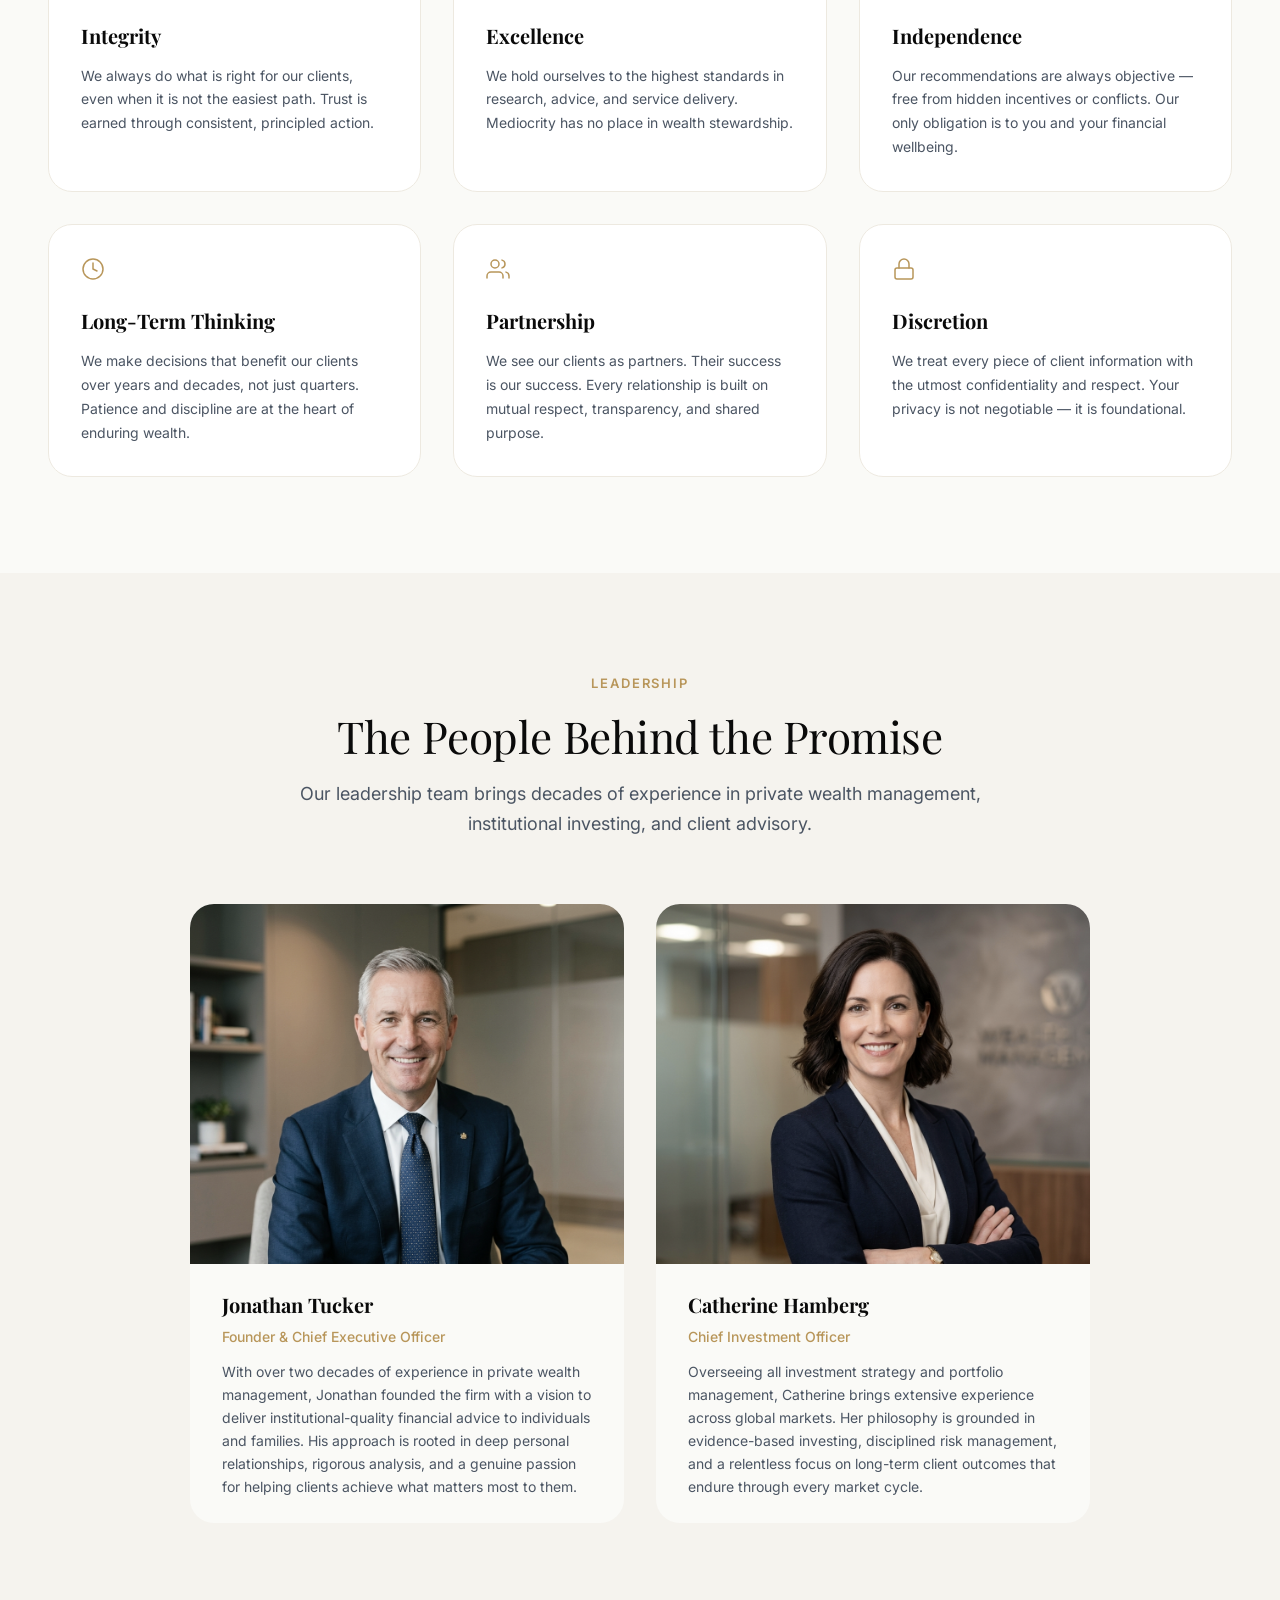
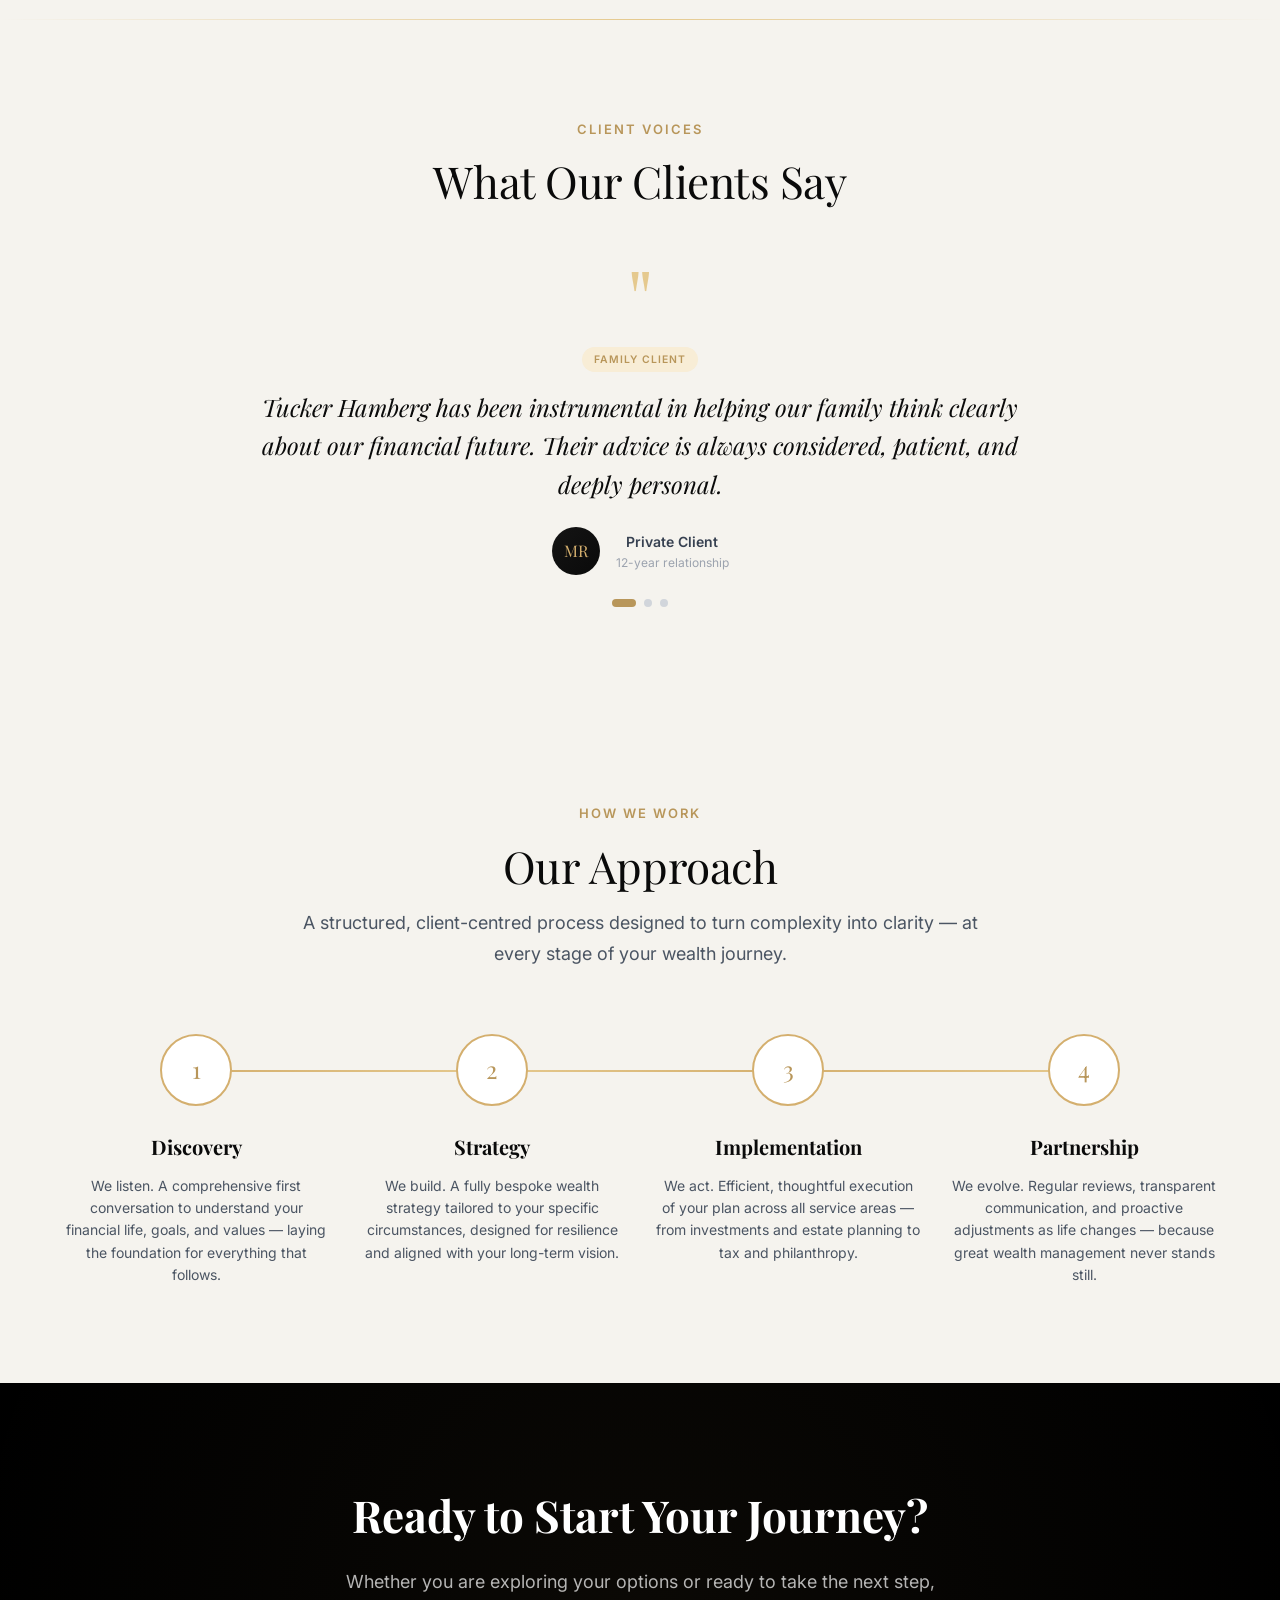
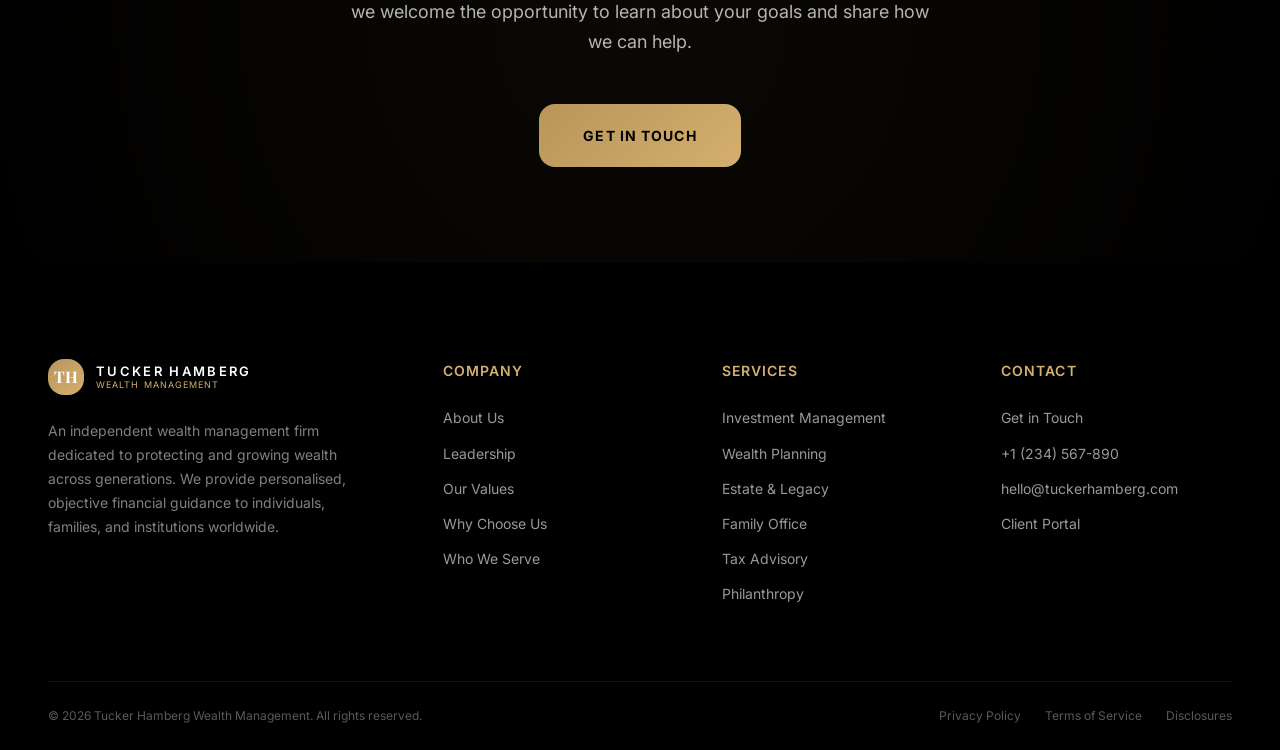
<file: about.html>
<!DOCTYPE html>
<html lang="en">
<head>
  <meta charset="UTF-8">
  <meta name="viewport" content="width=device-width, initial-scale=1.0">
  <title>About Us — Tucker Hamberg Wealth Management</title>
  <meta name="description" content="Learn about Tucker Hamberg Wealth Management — our story, mission, core values, and the leadership team dedicated to protecting and growing your wealth across generations.">
  <link rel="canonical" href="https://tuckerhamberg.com/about.html">
  <link rel="preconnect" href="https://fonts.googleapis.com">
  <link rel="preconnect" href="https://fonts.gstatic.com" crossorigin>
  <link href="https://fonts.googleapis.com/css2?family=Inter:wght@300;400;500;600;700&family=Playfair+Display:ital,wght@0,400;0,500;0,600;0,700;1,400;1,500&display=swap" rel="stylesheet">
  <link rel="stylesheet" href="styles.css">
  <style>
    /* Testimonial section (matches homepage) */
    .testimonial-section { background: var(--ivory-100); position: relative; }
    .testimonial-section::before { content: ''; position: absolute; top: 0; left: 0; right: 0; height: 1px; background: linear-gradient(90deg, transparent, var(--gold-300), transparent); }
    .testimonial-quote-mark { font-family: var(--font-display); font-size: 6rem; color: var(--gold-300); line-height: 0.5; margin-bottom: var(--space-5); text-align: center; }
  </style>
</head>
<body>

  <!-- Skip Link -->
  <a href="#main" class="skip-link">Skip to main content</a>

  <!-- Loading Screen -->
  <div class="loading-screen" id="loadingScreen">
    <div class="loading-logo">TH</div>
    <div class="loading-bar"><div class="loading-bar-fill"></div></div>
  </div>

  <!-- Navigation -->
  <nav class="navbar" id="navbar" role="navigation" aria-label="Main navigation">
    <div class="navbar-inner">
      <a href="index.html" class="navbar-logo" aria-label="Tucker Hamberg - Home">
        <div class="navbar-logo-mark">TH</div>
        <div class="navbar-logo-text">Tucker Hamberg<span>Wealth Management</span></div>
      </a>
      <div class="navbar-links">
        <a href="about.html" class="active">About</a>
        <a href="services.html">Services</a>
        <a href="who-we-serve.html">Who We Serve</a>
        <a href="why-us.html">Why Choose Us</a>
        <a href="contact.html">Contact</a>
      </div>
      <div class="navbar-cta">
        <a href="contact.html" class="btn btn-primary btn-sm">Schedule Consultation</a>
      </div>
      <button class="menu-toggle" id="menuToggle" aria-label="Toggle menu" aria-expanded="false">
        <span></span><span></span><span></span>
      </button>
    </div>
  </nav>

  <!-- Mobile Menu -->
  <div class="mobile-menu" id="mobileMenu" role="dialog" aria-label="Mobile navigation">
    <a href="index.html">Home</a>
    <a href="about.html">About</a>
    <a href="services.html">Services</a>
    <a href="who-we-serve.html">Who We Serve</a>
    <a href="why-us.html">Why Choose Us</a>
    <a href="contact.html">Contact</a>
    <a href="contact.html" class="btn btn-dark-primary">Schedule Consultation</a>
  </div>

  <!-- Main Content -->
  <main id="main">
    <div class="scroll-progress" id="scrollProgress"></div>

    <!-- ==================== PAGE HERO ==================== -->
    <section class="page-hero page-hero--about" aria-label="About page introduction">
      <div class="container">
        <p class="overline page-overline reveal">About Us</p>
        <h1 class="page-title display-lg reveal">Built on Trust. Guided by Purpose.</h1>
        <p class="page-subtitle reveal">Discover the story, values, and people behind Tucker Hamberg — and why clients trust us with what matters most.</p>
      </div>
    </section>

    <!-- ==================== CREDIBILITY BAR (Authority Principle) ==================== -->
    <section class="credibility-bar reveal" aria-label="Credentials and recognition">
      <div class="container">
        <div class="credibility-inner">
          <span class="credibility-label">Trusted & Recognised</span>
          <div class="credibility-items">
            <div class="credibility-item">
              <svg width="18" height="18" viewBox="0 0 24 24" fill="none" stroke="currentColor" stroke-width="1.5"><path d="M12 22s8-4 8-10V5l-8-3-8 3v7c0 6 8 10 8 10z"/><path d="M9 12l2 2 4-4"/></svg>
              SEC Registered Investment Adviser
            </div>
            <div class="credibility-divider"></div>
            <div class="credibility-item">
              <svg width="18" height="18" viewBox="0 0 24 24" fill="none" stroke="currentColor" stroke-width="1.5"><circle cx="12" cy="8" r="6"/><path d="M15.477 12.89L17 22l-5-3-5 3 1.523-9.11"/></svg>
              Certified Financial Planner™ Practitioners
            </div>
            <div class="credibility-divider"></div>
            <div class="credibility-item">
              <svg width="18" height="18" viewBox="0 0 24 24" fill="none" stroke="currentColor" stroke-width="1.5"><path d="M12 22s8-4 8-10V5l-8-3-8 3v7c0 6 8 10 8 10z"/></svg>
              Fiduciary Standard of Care
            </div>
            <div class="credibility-divider"></div>
            <div class="credibility-item">
              <svg width="18" height="18" viewBox="0 0 24 24" fill="none" stroke="currentColor" stroke-width="1.5"><circle cx="12" cy="12" r="10"/><line x1="2" y1="12" x2="22" y2="12"/><path d="M12 2a15.3 15.3 0 014 10 15.3 15.3 0 01-4 10 15.3 15.3 0 01-4-10 15.3 15.3 0 014-10z"/></svg>
              Global Advisory Capabilities
            </div>
          </div>
        </div>
      </div>
    </section>

    <!-- ==================== OUR STORY ==================== -->
    <section class="section-lg" id="story" aria-label="Our story">
      <div class="container">
        <div class="section-header reveal">
          <p class="overline section-overline">Our Story</p>
          <h2 class="section-title display-md">A Firm Built to Be Different</h2>
        </div>
        <div class="grid grid-2" style="align-items: center;">
          <div class="reveal-left">
            <p class="body-lg text-muted" style="margin-bottom: var(--space-5);">Tucker Hamberg was founded on a simple but powerful belief: that the best financial advice is the kind that puts the client first, always. What began as a boutique advisory practice has grown into a full-spectrum wealth management firm — yet our founding values remain unchanged.</p>
            <p class="body-lg text-muted">We were built to be different. Not shaped by quarterly targets or institutional mandates, but by the relationships we form and the outcomes we create for the people who trust us with what matters most.</p>
          </div>
          <div class="reveal-right">
            <div style="width: 100%; aspect-ratio: 4/3; border-radius: var(--radius-lg); overflow: hidden; position: relative;">
              <img src="images/about-office.png" alt="Tucker Hamberg headquarters" loading="lazy" style="width: 100%; height: 100%; object-fit: cover;">
            </div>
          </div>
        </div>
      </div>
    </section>

    <!-- ==================== OUR NUMBERS SPEAK (Metrics Section) ==================== -->
    <section class="trust-bar section-sm" aria-label="Firm-wide metrics">
      <div class="container">
        <div class="section-header text-center reveal" style="margin-bottom: var(--space-7);">
          <p class="overline section-overline" style="color: var(--gold-400);">By the Numbers</p>
          <h2 class="section-title display-md" style="color: var(--white);">Our Numbers Speak</h2>
        </div>
        <div class="grid grid-4">
          <div class="stat-card reveal reveal-delay-1">
            <div class="stat-number" data-counter data-target="25" data-suffix="+">0+</div>
            <div class="stat-label">Years of Excellence</div>
            <div class="stat-description">Decades of guiding clients through every market cycle with consistency and care.</div>
          </div>
          <div class="stat-card reveal reveal-delay-2">
            <div class="stat-number" data-counter data-target="12" data-prefix="$" data-suffix="B+">$0B+</div>
            <div class="stat-label">Assets Under Management</div>
            <div class="stat-description">A reflection of the trust our clients place in our judgment and stewardship.</div>
          </div>
          <div class="stat-card reveal reveal-delay-3">
            <div class="stat-number" data-counter data-target="500" data-suffix="+">0+</div>
            <div class="stat-label">Client Families</div>
            <div class="stat-description">A diverse, global community of individuals and institutions we are proud to serve.</div>
          </div>
          <div class="stat-card reveal reveal-delay-4">
            <div class="stat-number" data-counter data-target="98" data-suffix="%">0%</div>
            <div class="stat-label">Client Retention</div>
            <div class="stat-description">Our most meaningful measure of success — relationships built to last.</div>
          </div>
        </div>
      </div>
    </section>

    <!-- ==================== MISSION & VISION ==================== -->
    <section class="section bg-ivory-alt" id="mission" aria-label="Mission and vision">
      <div class="container">
        <div class="section-header text-center reveal">
          <p class="overline section-overline">What Drives Us</p>
          <h2 class="section-title display-md">Mission &amp; Vision</h2>
        </div>
        <div class="grid grid-2">
          <!-- Mission Card -->
          <div class="card reveal reveal-delay-1" style="border-top: 3px solid var(--gold-500); text-align: center; padding: var(--space-7);">
            <div style="width: 64px; height: 64px; margin: 0 auto var(--space-5); display: flex; align-items: center; justify-content: center; background: linear-gradient(135deg, var(--ivory-100), var(--ivory-200)); border-radius: 50%;">
              <svg width="28" height="28" viewBox="0 0 24 24" fill="none" stroke="var(--gold-500)" stroke-width="1.5" stroke-linecap="round" stroke-linejoin="round">
                <circle cx="12" cy="12" r="10"/>
                <circle cx="12" cy="12" r="6"/>
                <circle cx="12" cy="12" r="2"/>
              </svg>
            </div>
            <h3 class="heading-lg text-navy" style="margin-bottom: var(--space-4);">Our Mission</h3>
            <div class="gold-line-center mb-5"></div>
            <p class="body-md text-muted">To help our clients achieve financial clarity, build enduring wealth, and leave a meaningful legacy — through principled advice, rigorous expertise, and an unwavering commitment to their best interests.</p>
          </div>
          <!-- Vision Card -->
          <div class="card reveal reveal-delay-2" style="border-top: 3px solid var(--gold-500); text-align: center; padding: var(--space-7);">
            <div style="width: 64px; height: 64px; margin: 0 auto var(--space-5); display: flex; align-items: center; justify-content: center; background: linear-gradient(135deg, var(--ivory-100), var(--ivory-200)); border-radius: 50%;">
              <svg width="28" height="28" viewBox="0 0 24 24" fill="none" stroke="var(--gold-500)" stroke-width="1.5" stroke-linecap="round" stroke-linejoin="round">
                <path d="M2 12s3-7 10-7 10 7 10 7-3 7-10 7-10-7-10-7Z"/>
                <circle cx="12" cy="12" r="3"/>
              </svg>
            </div>
            <h3 class="heading-lg text-navy" style="margin-bottom: var(--space-4);">Our Vision</h3>
            <div class="gold-line-center mb-5"></div>
            <p class="body-md text-muted">To be the most trusted name in private wealth management — known not just for the returns we deliver, but for the lives we help our clients build.</p>
          </div>
        </div>
      </div>
    </section>

    <!-- ==================== CORE VALUES ==================== -->
    <section class="section" id="values" aria-label="Our core values">
      <div class="container">
        <div class="section-header text-center reveal">
          <p class="overline section-overline">Our Principles</p>
          <h2 class="section-title display-md">Core Values</h2>
          <p class="section-subtitle">The principles that guide every decision we make and every relationship we build.</p>
        </div>
        <div class="grid grid-3">
          <!-- Value 1: Integrity -->
          <div class="card card-value reveal reveal-delay-1">
            <div class="value-icon">
              <svg width="24" height="24" viewBox="0 0 24 24" fill="none" stroke="currentColor" stroke-width="1.5" stroke-linecap="round" stroke-linejoin="round">
                <path d="M12 22s8-4 8-10V5l-8-3-8 3v7c0 6 8 10 8 10z"/>
              </svg>
            </div>
            <h3 class="value-title">Integrity</h3>
            <p class="value-text">We always do what is right for our clients, even when it is not the easiest path. Trust is earned through consistent, principled action.</p>
          </div>
          <!-- Value 2: Excellence -->
          <div class="card card-value reveal reveal-delay-2">
            <div class="value-icon">
              <svg width="24" height="24" viewBox="0 0 24 24" fill="none" stroke="currentColor" stroke-width="1.5" stroke-linecap="round" stroke-linejoin="round">
                <polygon points="12 2 15.09 8.26 22 9.27 17 14.14 18.18 21.02 12 17.77 5.82 21.02 7 14.14 2 9.27 8.91 8.26 12 2"/>
              </svg>
            </div>
            <h3 class="value-title">Excellence</h3>
            <p class="value-text">We hold ourselves to the highest standards in research, advice, and service delivery. Mediocrity has no place in wealth stewardship.</p>
          </div>
          <!-- Value 3: Independence -->
          <div class="card card-value reveal reveal-delay-3">
            <div class="value-icon">
              <svg width="24" height="24" viewBox="0 0 24 24" fill="none" stroke="currentColor" stroke-width="1.5" stroke-linecap="round" stroke-linejoin="round">
                <path d="M22 11.08V12a10 10 0 1 1-5.93-9.14"/>
                <polyline points="22 4 12 14.01 9 11.01"/>
              </svg>
            </div>
            <h3 class="value-title">Independence</h3>
            <p class="value-text">Our recommendations are always objective — free from hidden incentives or conflicts. Our only obligation is to you and your financial wellbeing.</p>
          </div>
          <!-- Value 4: Long-Term Thinking -->
          <div class="card card-value reveal reveal-delay-4">
            <div class="value-icon">
              <svg width="24" height="24" viewBox="0 0 24 24" fill="none" stroke="currentColor" stroke-width="1.5" stroke-linecap="round" stroke-linejoin="round">
                <circle cx="12" cy="12" r="10"/>
                <polyline points="12 6 12 12 16 14"/>
              </svg>
            </div>
            <h3 class="value-title">Long-Term Thinking</h3>
            <p class="value-text">We make decisions that benefit our clients over years and decades, not just quarters. Patience and discipline are at the heart of enduring wealth.</p>
          </div>
          <!-- Value 5: Partnership -->
          <div class="card card-value reveal reveal-delay-5">
            <div class="value-icon">
              <svg width="24" height="24" viewBox="0 0 24 24" fill="none" stroke="currentColor" stroke-width="1.5" stroke-linecap="round" stroke-linejoin="round">
                <path d="M17 21v-2a4 4 0 0 0-4-4H5a4 4 0 0 0-4 4v2"/>
                <circle cx="9" cy="7" r="4"/>
                <path d="M23 21v-2a4 4 0 0 0-3-3.87"/>
                <path d="M16 3.13a4 4 0 0 1 0 7.75"/>
              </svg>
            </div>
            <h3 class="value-title">Partnership</h3>
            <p class="value-text">We see our clients as partners. Their success is our success. Every relationship is built on mutual respect, transparency, and shared purpose.</p>
          </div>
          <!-- Value 6: Discretion -->
          <div class="card card-value reveal reveal-delay-6">
            <div class="value-icon">
              <svg width="24" height="24" viewBox="0 0 24 24" fill="none" stroke="currentColor" stroke-width="1.5" stroke-linecap="round" stroke-linejoin="round">
                <rect x="3" y="11" width="18" height="11" rx="2" ry="2"/>
                <path d="M7 11V7a5 5 0 0 1 10 0v4"/>
              </svg>
            </div>
            <h3 class="value-title">Discretion</h3>
            <p class="value-text">We treat every piece of client information with the utmost confidentiality and respect. Your privacy is not negotiable — it is foundational.</p>
          </div>
        </div>
      </div>
    </section>

    <!-- ==================== LEADERSHIP TEAM ==================== -->
    <section class="section bg-ivory-alt" id="team" aria-label="Leadership team">
      <div class="container">
        <div class="section-header text-center reveal">
          <p class="overline section-overline">Leadership</p>
          <h2 class="section-title display-md">The People Behind the Promise</h2>
          <p class="section-subtitle">Our leadership team brings decades of experience in private wealth management, institutional investing, and client advisory.</p>
        </div>
        <div class="grid grid-2" style="max-width: 900px; margin: 0 auto;">
          <!-- Team Member 1 -->
          <div class="card card-team reveal reveal-delay-1">
            <div class="team-photo" style="width: 100%; height: 360px; overflow: hidden; position: relative;">
              <img src="images/team-ceo.png" alt="Jonathan Tucker - Founder & CEO" loading="lazy" style="width: 100%; height: 100%; object-fit: cover; object-position: center top;">
            </div>
            <div class="team-info">
              <h3 class="team-name">Jonathan Tucker</h3>
              <p class="team-title">Founder &amp; Chief Executive Officer</p>
              <p class="team-bio">With over two decades of experience in private wealth management, Jonathan founded the firm with a vision to deliver institutional-quality financial advice to individuals and families. His approach is rooted in deep personal relationships, rigorous analysis, and a genuine passion for helping clients achieve what matters most to them.</p>
            </div>
          </div>
          <!-- Team Member 2 -->
          <div class="card card-team reveal reveal-delay-2">
            <div class="team-photo" style="width: 100%; height: 360px; overflow: hidden; position: relative;">
              <img src="images/team-cio.png" alt="Catherine Hamberg - Chief Investment Officer" loading="lazy" style="width: 100%; height: 100%; object-fit: cover; object-position: center top;">
            </div>
            <div class="team-info">
              <h3 class="team-name">Catherine Hamberg</h3>
              <p class="team-title">Chief Investment Officer</p>
              <p class="team-bio">Overseeing all investment strategy and portfolio management, Catherine brings extensive experience across global markets. Her philosophy is grounded in evidence-based investing, disciplined risk management, and a relentless focus on long-term client outcomes that endure through every market cycle.</p>
            </div>
          </div>
        </div>
      </div>
    </section>

    <!-- ==================== TESTIMONIAL CAROUSEL (Social Proof with Persona Tags) ==================== -->
    <section class="section testimonial-section" aria-label="Client testimonials">
      <div class="container">
        <div class="section-header text-center reveal">
          <p class="overline section-overline">Client Voices</p>
          <h2 class="section-title display-md">What Our Clients Say</h2>
        </div>
        <div class="testimonial-carousel reveal" id="testimonialCarousel">
          <div class="testimonial-quote-mark" aria-hidden="true">"</div>
          <div class="testimonial-track" id="testimonialTrack">
            <div class="testimonial-slide">
              <span class="t-tag">Family Client</span>
              <p class="t-quote">Tucker Hamberg has been instrumental in helping our family think clearly about our financial future. Their advice is always considered, patient, and deeply personal.</p>
              <div class="t-meta">
                <div class="t-avatar">MR</div>
                <div class="t-info"><p class="t-name">Private Client</p><p class="t-detail">12-year relationship</p></div>
              </div>
            </div>
            <div class="testimonial-slide">
              <span class="t-tag">Entrepreneur</span>
              <p class="t-quote">After selling my company, Tucker Hamberg helped me transition from business wealth to personal wealth with a strategy I could trust.</p>
              <div class="t-meta">
                <div class="t-avatar">SK</div>
                <div class="t-info"><p class="t-name">Former CEO</p><p class="t-detail">8-year relationship</p></div>
              </div>
            </div>
            <div class="testimonial-slide">
              <span class="t-tag">Foundation</span>
              <p class="t-quote">The level of rigour and transparency they bring to our endowment strategy is exceptional.</p>
              <div class="t-meta">
                <div class="t-avatar">DR</div>
                <div class="t-info"><p class="t-name">Foundation Director</p><p class="t-detail">6-year relationship</p></div>
              </div>
            </div>
          </div>
          <div class="testimonial-dots" id="testimonialDots">
            <button class="testimonial-dot active" data-index="0" aria-label="Testimonial 1"></button>
            <button class="testimonial-dot" data-index="1" aria-label="Testimonial 2"></button>
            <button class="testimonial-dot" data-index="2" aria-label="Testimonial 3"></button>
          </div>
        </div>
      </div>
    </section>

    <!-- ==================== OUR APPROACH ==================== -->
    <section class="section process-section" id="approach" aria-label="Our approach">
      <div class="container">
        <div class="section-header text-center reveal">
          <p class="overline section-overline">How We Work</p>
          <h2 class="section-title display-md">Our Approach</h2>
          <p class="section-subtitle">A structured, client-centred process designed to turn complexity into clarity — at every stage of your wealth journey.</p>
        </div>
        <div class="process-steps reveal">
          <!-- Step 1 -->
          <div class="process-step">
            <div class="step-number">1</div>
            <h3 class="step-title">Discovery</h3>
            <p class="step-text">We listen. A comprehensive first conversation to understand your financial life, goals, and values — laying the foundation for everything that follows.</p>
          </div>
          <!-- Step 2 -->
          <div class="process-step">
            <div class="step-number">2</div>
            <h3 class="step-title">Strategy</h3>
            <p class="step-text">We build. A fully bespoke wealth strategy tailored to your specific circumstances, designed for resilience and aligned with your long-term vision.</p>
          </div>
          <!-- Step 3 -->
          <div class="process-step">
            <div class="step-number">3</div>
            <h3 class="step-title">Implementation</h3>
            <p class="step-text">We act. Efficient, thoughtful execution of your plan across all service areas — from investments and estate planning to tax and philanthropy.</p>
          </div>
          <!-- Step 4 -->
          <div class="process-step">
            <div class="step-number">4</div>
            <h3 class="step-title">Partnership</h3>
            <p class="step-text">We evolve. Regular reviews, transparent communication, and proactive adjustments as life changes — because great wealth management never stands still.</p>
          </div>
        </div>
      </div>
    </section>

    <!-- ==================== CTA STRIP ==================== -->
    <section class="cta-strip" aria-label="Call to action">
      <div class="container">
        <h2 class="cta-title reveal">Ready to Start Your Journey?</h2>
        <p class="cta-subtitle reveal">Whether you are exploring your options or ready to take the next step, we welcome the opportunity to learn about your goals and share how we can help.</p>
        <a href="contact.html" class="btn btn-dark-primary btn-lg reveal">Get in Touch</a>
      </div>
    </section>

  </main>

  <!-- Footer -->
  <footer class="footer" role="contentinfo">
    <div class="container">
      <div class="footer-grid">
        <div class="footer-brand">
          <div class="footer-logo">
            <div class="footer-logo-mark">TH</div>
            <div class="footer-logo-text">Tucker Hamberg<span>Wealth Management</span></div>
          </div>
          <p class="footer-desc">An independent wealth management firm dedicated to protecting and growing wealth across generations. We provide personalised, objective financial guidance to individuals, families, and institutions worldwide.</p>
        </div>
        <div class="footer-column">
          <h3 class="footer-heading">Company</h3>
          <a href="about.html">About Us</a>
          <a href="about.html#team">Leadership</a>
          <a href="about.html#values">Our Values</a>
          <a href="why-us.html">Why Choose Us</a>
          <a href="who-we-serve.html">Who We Serve</a>
        </div>
        <div class="footer-column">
          <h3 class="footer-heading">Services</h3>
          <a href="services.html#investment">Investment Management</a>
          <a href="services.html#wealth-planning">Wealth Planning</a>
          <a href="services.html#estate">Estate &amp; Legacy</a>
          <a href="services.html#family-office">Family Office</a>
          <a href="services.html#tax">Tax Advisory</a>
          <a href="services.html#philanthropy">Philanthropy</a>
        </div>
        <div class="footer-column">
          <h3 class="footer-heading">Contact</h3>
          <a href="contact.html">Get in Touch</a>
          <a href="tel:+1234567890">+1 (234) 567-890</a>
          <a href="mailto:hello@tuckerhamberg.com">hello@tuckerhamberg.com</a>
          <a href="#">Client Portal</a>
        </div>
      </div>
      <div class="footer-bottom">
        <p>&copy; 2026 Tucker Hamberg Wealth Management. All rights reserved.</p>
        <div class="footer-bottom-links">
          <a href="privacy.html">Privacy Policy</a>
          <a href="privacy.html#terms">Terms of Service</a>
          <a href="privacy.html#disclosures">Disclosures</a>
        </div>
      </div>
    </div>
  </footer>

  <!-- Back to Top -->
  <button class="back-to-top" id="backToTop" aria-label="Back to top">
    <svg width="20" height="20" viewBox="0 0 24 24" fill="none" stroke="currentColor" stroke-width="2"><path d="M18 15l-6-6-6 6"/></svg>
  </button>

  <!-- Mobile Sticky CTA -->
  <div class="mobile-sticky-cta">
    <a href="contact.html" class="btn btn-dark-primary btn-sm">Book a Consultation</a>
  </div>

  <!-- Shared JavaScript -->
  <script>
  // Loading screen
  window.addEventListener('load', () => {
    setTimeout(() => {
      document.getElementById('loadingScreen').classList.add('hidden');
    }, 1500);
  });

  // Navbar scroll
  const navbar = document.getElementById('navbar');
  let lastScroll = 0;
  window.addEventListener('scroll', () => {
    if (window.scrollY > 80) {
      navbar.classList.add('scrolled');
    } else {
      navbar.classList.remove('scrolled');
    }
  });

  // Mobile menu
  const menuToggle = document.getElementById('menuToggle');
  const mobileMenu = document.getElementById('mobileMenu');
  menuToggle.addEventListener('click', () => {
    menuToggle.classList.toggle('active');
    mobileMenu.classList.toggle('active');
    document.body.style.overflow = mobileMenu.classList.contains('active') ? 'hidden' : '';
    menuToggle.setAttribute('aria-expanded', mobileMenu.classList.contains('active'));
  });

  // Scroll reveal
  const revealElements = document.querySelectorAll('.reveal, .reveal-left, .reveal-right, .reveal-scale');
  const revealObserver = new IntersectionObserver((entries) => {
    entries.forEach(entry => {
      if (entry.isIntersecting) {
        entry.target.classList.add('visible');
      }
    });
  }, { threshold: 0.1, rootMargin: '0px 0px -50px 0px' });
  revealElements.forEach(el => revealObserver.observe(el));

  // Counter animation
  function animateCounter(el) {
    const target = parseInt(el.getAttribute('data-target'));
    const suffix = el.getAttribute('data-suffix') || '';
    const prefix = el.getAttribute('data-prefix') || '';
    const duration = 2000;
    const start = performance.now();
    function update(now) {
      const elapsed = now - start;
      const progress = Math.min(elapsed / duration, 1);
      const eased = 1 - Math.pow(1 - progress, 3);
      const current = Math.round(target * eased);
      el.textContent = prefix + current.toLocaleString() + suffix;
      if (progress < 1) requestAnimationFrame(update);
    }
    requestAnimationFrame(update);
  }

  const counterElements = document.querySelectorAll('[data-counter]');
  const counterObserver = new IntersectionObserver((entries) => {
    entries.forEach(entry => {
      if (entry.isIntersecting) {
        animateCounter(entry.target);
        counterObserver.unobserve(entry.target);
      }
    });
  }, { threshold: 0.5 });
  counterElements.forEach(el => counterObserver.observe(el));

  // Back to top
  const backToTop = document.getElementById('backToTop');
  window.addEventListener('scroll', () => {
    if (window.scrollY > 600) {
      backToTop.classList.add('visible');
    } else {
      backToTop.classList.remove('visible');
    }
  });
  backToTop.addEventListener('click', () => {
    window.scrollTo({ top: 0, behavior: 'smooth' });
  });

  // ===================== TESTIMONIAL CAROUSEL =====================
  const track = document.getElementById('testimonialTrack');
  const dots = document.querySelectorAll('.testimonial-dot');
  let currentSlide = 0;
  let autoSlide;

  function goToSlide(index) {
    currentSlide = index;
    track.style.transform = `translateX(-${index * 100}%)`;
    dots.forEach((d, i) => d.classList.toggle('active', i === index));
  }

  dots.forEach(dot => {
    dot.addEventListener('click', () => {
      goToSlide(parseInt(dot.dataset.index));
      resetAutoSlide();
    });
  });

  function resetAutoSlide() {
    clearInterval(autoSlide);
    autoSlide = setInterval(() => goToSlide((currentSlide + 1) % 3), 6000);
  }
  resetAutoSlide();
  
    // Scroll Progress Bar
    const scrollProg = document.getElementById('scrollProgress');
    if (scrollProg) {
      window.addEventListener('scroll', () => {
        const pct = (window.scrollY / (document.documentElement.scrollHeight - window.innerHeight)) * 100;
        scrollProg.style.width = pct + '%';
      }, { passive: true });
    }

    // Image Lazy Load Fade-In
    document.querySelectorAll('img[loading="lazy"]').forEach(img => {
      img.style.opacity = '0';
      img.style.transition = 'opacity 0.8s ease';
      if (img.complete) { img.style.opacity = '1'; }
      else { img.addEventListener('load', () => { img.style.opacity = '1'; }); }
    });

    // Card Mouse Tilt Effect
    document.querySelectorAll('.card-segment, .card-value, .card-insight, .card-scenario').forEach(card => {
      card.addEventListener('mousemove', (e) => {
        const r = card.getBoundingClientRect();
        const x = (e.clientX - r.left) / r.width - 0.5;
        const y = (e.clientY - r.top) / r.height - 0.5;
        card.style.transform = `perspective(800px) rotateX(${-y*5}deg) rotateY(${x*5}deg) translateY(-6px) scale(1.02)`;
      });
      card.addEventListener('mouseleave', () => {
        card.style.transform = '';
        card.style.transition = 'transform 0.5s cubic-bezier(0.23, 1, 0.32, 1)';
        setTimeout(() => card.style.transition = '', 500);
      });
    });

    // Staggered Grid Reveal
    document.querySelectorAll('.grid').forEach(g => {
      const items = g.querySelectorAll('.card, .stat-card, .award-item');
      const gObs = new IntersectionObserver((e) => {
        if (e[0].isIntersecting) {
          items.forEach((c, i) => setTimeout(() => { c.style.opacity='1'; c.style.transform='translateY(0)'; }, i*120));
          gObs.disconnect();
        }
      }, { threshold: 0.15 });
      if (items.length) {
        items.forEach(c => { c.style.opacity='0'; c.style.transform='translateY(30px)'; c.style.transition='opacity 0.6s ease, transform 0.6s cubic-bezier(0.23, 1, 0.32, 1)'; });
        gObs.observe(g);
      }
    });
</script>

</body>
</html>
</file>
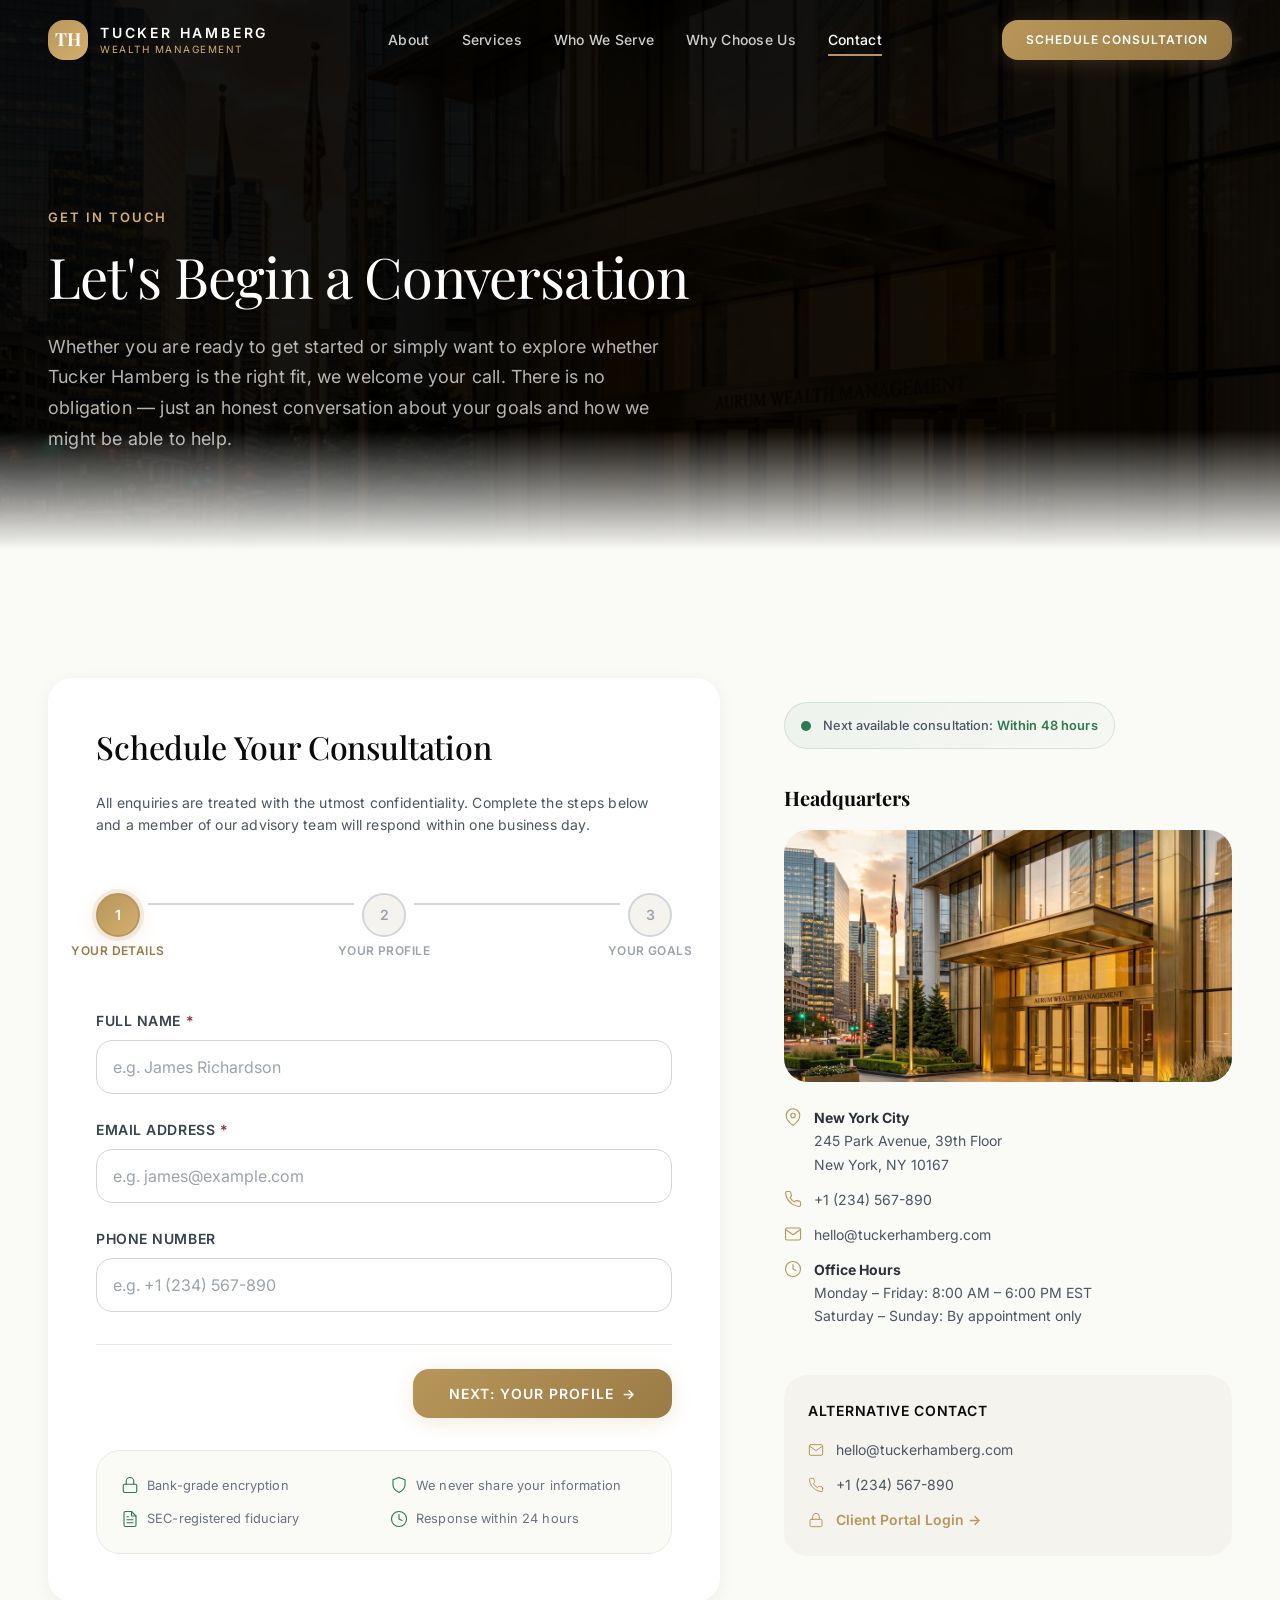
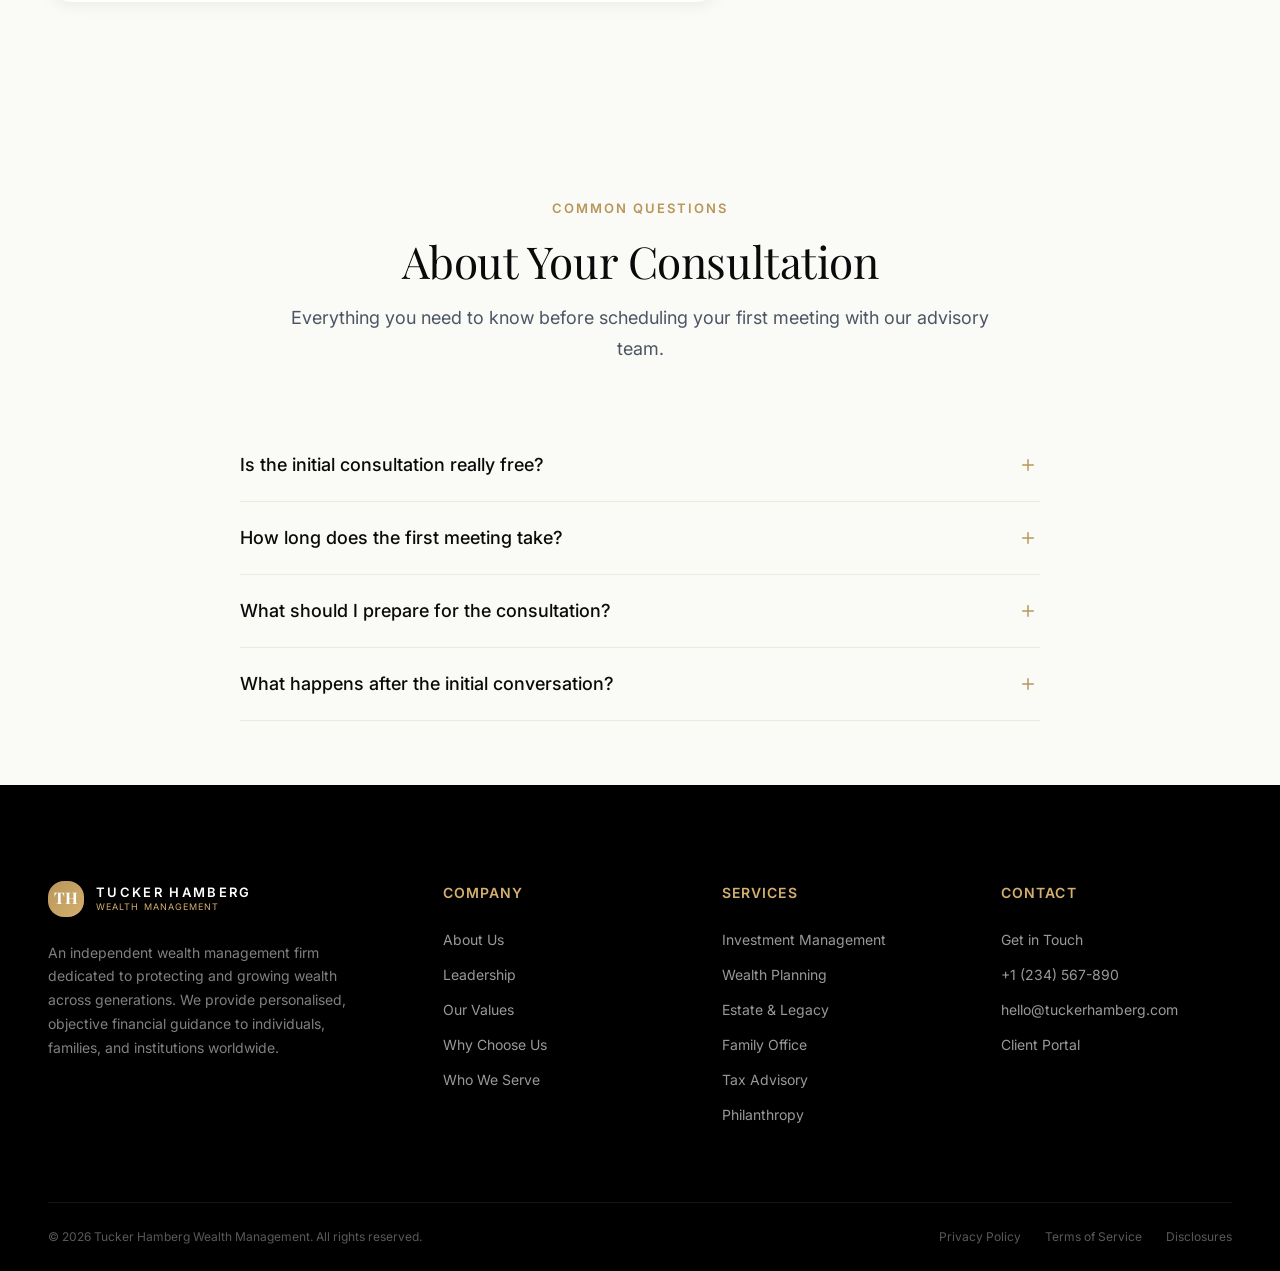
<file: contact.html>
<!DOCTYPE html>
<html lang="en">
<head>
  <meta charset="UTF-8">
  <meta name="viewport" content="width=device-width, initial-scale=1.0">
  <title>Contact Us — Tucker Hamberg Wealth Management</title>
  <meta name="description" content="Schedule a private consultation with Tucker Hamberg Wealth Management. Whether you're ready to begin or simply exploring your options, we welcome your call.">
  <link rel="canonical" href="https://tuckerhamberg.com/contact">
  <link rel="preconnect" href="https://fonts.googleapis.com">
  <link rel="preconnect" href="https://fonts.gstatic.com" crossorigin>
  <link href="https://fonts.googleapis.com/css2?family=Inter:wght@300;400;500;600;700&family=Playfair+Display:ital,wght@0,400;0,500;0,600;0,700;1,400;1,500&display=swap" rel="stylesheet">
  <link rel="stylesheet" href="styles.css">
</head>
<body>

  <a href="#main" class="skip-link">Skip to main content</a>

  <!-- Loading Screen -->
  <div class="loading-screen" id="loadingScreen">
    <div class="loading-logo">TH</div>
    <div class="loading-bar"><div class="loading-bar-fill"></div></div>
  </div>

  <!-- Navigation -->
  <nav class="navbar" id="navbar" role="navigation" aria-label="Main navigation">
    <div class="navbar-inner">
      <a href="index.html" class="navbar-logo" aria-label="Tucker Hamberg - Home">
        <div class="navbar-logo-mark">TH</div>
        <div class="navbar-logo-text">Tucker Hamberg<span>Wealth Management</span></div>
      </a>
      <div class="navbar-links">
        <a href="about.html">About</a>
        <a href="services.html">Services</a>
        <a href="who-we-serve.html">Who We Serve</a>
        <a href="why-us.html">Why Choose Us</a>
        <a href="contact.html" class="active">Contact</a>
      </div>
      <div class="navbar-cta">
        <a href="contact.html" class="btn btn-primary btn-sm">Schedule Consultation</a>
      </div>
      <button class="menu-toggle" id="menuToggle" aria-label="Toggle menu" aria-expanded="false">
        <span></span><span></span><span></span>
      </button>
    </div>
  </nav>

  <!-- Mobile Menu -->
  <div class="mobile-menu" id="mobileMenu" role="dialog" aria-label="Mobile navigation">
    <a href="index.html">Home</a>
    <a href="about.html">About</a>
    <a href="services.html">Services</a>
    <a href="who-we-serve.html">Who We Serve</a>
    <a href="why-us.html">Why Choose Us</a>
    <a href="contact.html">Contact</a>
    <a href="contact.html" class="btn btn-dark-primary">Schedule Consultation</a>
  </div>

  <!-- Main Content -->
  <main id="main">
    <div class="scroll-progress" id="scrollProgress"></div>

    <!-- Page Hero -->
    <section class="page-hero page-hero--contact">
      <div class="container">
        <p class="overline page-overline reveal">Get in Touch</p>
        <h1 class="page-title display-lg reveal">Let's Begin a Conversation</h1>
        <p class="page-subtitle body-lg reveal">Whether you are ready to get started or simply want to explore whether Tucker Hamberg is the right fit, we welcome your call. There is no obligation — just an honest conversation about your goals and how we might be able to help.</p>
      </div>
    </section>

    <!-- Contact Section -->
    <section class="section-lg">
      <div class="container">
        <div class="contact-layout">

          <!-- Left: Multi-Step Contact Form -->
          <div class="contact-form-wrapper reveal-left" id="formWrapper">
            <h2 class="heading-lg mb-5" style="font-family: var(--font-display); color: var(--navy-900);">Schedule Your Consultation</h2>
            <p class="body-sm text-muted mb-6">All enquiries are treated with the utmost confidentiality. Complete the steps below and a member of our advisory team will respond within one business day.</p>

            <!-- Progress Bar -->
            <div class="form-progress" id="formProgress">
              <div class="form-progress-step active" data-step="1">
                <div class="form-progress-circle">
                  <span class="form-progress-number">1</span>
                  <svg class="form-progress-check" width="14" height="14" viewBox="0 0 24 24" fill="none" stroke="currentColor" stroke-width="3" stroke-linecap="round" stroke-linejoin="round"><path d="M20 6L9 17l-5-5"/></svg>
                </div>
                <span class="form-progress-label">Your Details</span>
              </div>
              <div class="form-progress-line" data-line="1"></div>
              <div class="form-progress-step" data-step="2">
                <div class="form-progress-circle">
                  <span class="form-progress-number">2</span>
                  <svg class="form-progress-check" width="14" height="14" viewBox="0 0 24 24" fill="none" stroke="currentColor" stroke-width="3" stroke-linecap="round" stroke-linejoin="round"><path d="M20 6L9 17l-5-5"/></svg>
                </div>
                <span class="form-progress-label">Your Profile</span>
              </div>
              <div class="form-progress-line" data-line="2"></div>
              <div class="form-progress-step" data-step="3">
                <div class="form-progress-circle">
                  <span class="form-progress-number">3</span>
                  <svg class="form-progress-check" width="14" height="14" viewBox="0 0 24 24" fill="none" stroke="currentColor" stroke-width="3" stroke-linecap="round" stroke-linejoin="round"><path d="M20 6L9 17l-5-5"/></svg>
                </div>
                <span class="form-progress-label">Your Goals</span>
              </div>
            </div>

            <form id="consultationForm" novalidate>

              <!-- Step 1: Your Details -->
              <div class="form-step active" data-form-step="1">
                <div class="form-group">
                  <label for="fullName" class="form-label">Full Name <span style="color: var(--error);">*</span></label>
                  <input type="text" id="fullName" name="fullName" class="form-input" placeholder="e.g. James Richardson" required aria-required="true">
                  <p class="form-error" id="fullNameError" role="alert" aria-live="polite"></p>
                </div>

                <div class="form-group">
                  <label for="email" class="form-label">Email Address <span style="color: var(--error);">*</span></label>
                  <input type="email" id="email" name="email" class="form-input" placeholder="e.g. james@example.com" required aria-required="true">
                  <p class="form-error" id="emailError" role="alert" aria-live="polite"></p>
                </div>

                <div class="form-group">
                  <label for="phone" class="form-label">Phone Number</label>
                  <input type="tel" id="phone" name="phone" class="form-input" placeholder="e.g. +1 (234) 567-890">
                </div>

                <div class="form-nav">
                  <div></div>
                  <button type="button" class="btn btn-primary" id="nextStep1">Next: Your Profile <span class="btn-arrow">→</span></button>
                </div>
              </div>

              <!-- Step 2: Your Profile -->
              <div class="form-step" data-form-step="2">
                <div class="form-group">
                  <label for="clientType" class="form-label">I am a:</label>
                  <select id="clientType" name="clientType" class="form-select">
                    <option value="" disabled selected>Please select</option>
                    <option value="individual">Individual</option>
                    <option value="family">Family</option>
                    <option value="business-owner">Business Owner</option>
                    <option value="institution">Institution</option>
                    <option value="other">Other</option>
                  </select>
                </div>

                <div class="form-group">
                  <label for="assets" class="form-label">Approximate Investable Assets:</label>
                  <select id="assets" name="assets" class="form-select">
                    <option value="" disabled selected>Please select</option>
                    <option value="under-1m">Under $1M</option>
                    <option value="1m-5m">$1M – $5M</option>
                    <option value="5m-10m">$5M – $10M</option>
                    <option value="10m-25m">$10M – $25M</option>
                    <option value="25m-50m">$25M – $50M</option>
                    <option value="50m-plus">$50M+</option>
                    <option value="prefer-not">Prefer not to say</option>
                  </select>
                </div>

                <div class="form-group">
                  <label class="form-label">Are you currently working with an advisor?</label>
                  <div class="form-radio-group">
                    <label class="form-radio-label">
                      <input type="radio" name="hasAdvisor" value="yes" class="form-radio">
                      <span class="form-radio-custom"></span>
                      Yes
                    </label>
                    <label class="form-radio-label">
                      <input type="radio" name="hasAdvisor" value="no" class="form-radio">
                      <span class="form-radio-custom"></span>
                      No
                    </label>
                  </div>
                </div>

                <div class="form-nav">
                  <button type="button" class="btn btn-secondary" id="backStep2"><span class="btn-arrow">←</span> Back</button>
                  <button type="button" class="btn btn-primary" id="nextStep2">Next: Your Goals <span class="btn-arrow">→</span></button>
                </div>
              </div>

              <!-- Step 3: Your Goals -->
              <div class="form-step" data-form-step="3">
                <div class="form-group">
                  <label for="financialGoal" class="form-label">Primary Financial Goal:</label>
                  <select id="financialGoal" name="financialGoal" class="form-select">
                    <option value="" disabled selected>Please select</option>
                    <option value="growth">Growth</option>
                    <option value="preservation">Preservation</option>
                    <option value="transfer">Transfer</option>
                    <option value="exit-planning">Exit Planning</option>
                    <option value="philanthropy">Philanthropy</option>
                  </select>
                </div>

                <div class="form-group">
                  <label for="message" class="form-label">How Can We Help?</label>
                  <textarea id="message" name="message" class="form-textarea" placeholder="Tell us about your goals, questions, or how we can assist you..."></textarea>
                </div>

                <div class="form-group">
                  <label class="form-label">Preferred Contact Method:</label>
                  <div class="form-checkbox-group">
                    <label class="form-checkbox-label">
                      <input type="checkbox" name="contactMethod" value="email" class="form-checkbox">
                      <span class="form-checkbox-custom">
                        <svg width="10" height="10" viewBox="0 0 24 24" fill="none" stroke="currentColor" stroke-width="3" stroke-linecap="round" stroke-linejoin="round"><path d="M20 6L9 17l-5-5"/></svg>
                      </span>
                      Email
                    </label>
                    <label class="form-checkbox-label">
                      <input type="checkbox" name="contactMethod" value="phone" class="form-checkbox">
                      <span class="form-checkbox-custom">
                        <svg width="10" height="10" viewBox="0 0 24 24" fill="none" stroke="currentColor" stroke-width="3" stroke-linecap="round" stroke-linejoin="round"><path d="M20 6L9 17l-5-5"/></svg>
                      </span>
                      Phone
                    </label>
                    <label class="form-checkbox-label">
                      <input type="checkbox" name="contactMethod" value="video" class="form-checkbox">
                      <span class="form-checkbox-custom">
                        <svg width="10" height="10" viewBox="0 0 24 24" fill="none" stroke="currentColor" stroke-width="3" stroke-linecap="round" stroke-linejoin="round"><path d="M20 6L9 17l-5-5"/></svg>
                      </span>
                      Video Call
                    </label>
                  </div>
                </div>

                <div class="form-nav">
                  <button type="button" class="btn btn-secondary" id="backStep3"><span class="btn-arrow">←</span> Back</button>
                  <button type="submit" class="btn btn-primary btn-lg" id="submitBtn">Schedule My Consultation</button>
                </div>
              </div>

            </form>

            <!-- Success Message (hidden by default) -->
            <div id="formSuccess" style="display: none; text-align: center; padding: var(--space-8) var(--space-5);">
              <div style="width: 72px; height: 72px; margin: 0 auto var(--space-5); background: linear-gradient(135deg, var(--gold-500), var(--gold-400)); border-radius: 50%; display: flex; align-items: center; justify-content: center;">
                <svg width="32" height="32" viewBox="0 0 24 24" fill="none" stroke="white" stroke-width="2" stroke-linecap="round" stroke-linejoin="round"><path d="M20 6L9 17l-5-5"/></svg>
              </div>
              <h3 class="heading-lg mb-4" style="font-family: var(--font-display); color: var(--navy-900);">Thank You</h3>
              <p class="body-lg text-muted mb-5">Your consultation request has been received. A member of our advisory team will be in touch within one business day to schedule a time that works for you.</p>
              <p class="body-sm text-muted">If your matter is urgent, please call us directly at <a href="tel:+1234567890" style="color: var(--gold-500); font-weight: 600;">+1 (234) 567-890</a>.</p>
            </div>

            <!-- Trust Block -->
            <div class="trust-block">
              <div class="trust-block-item">
                <svg class="trust-block-icon" width="18" height="18" viewBox="0 0 24 24" fill="none" stroke="currentColor" stroke-width="1.5" stroke-linecap="round" stroke-linejoin="round"><rect x="3" y="11" width="18" height="11" rx="2" ry="2"/><path d="M7 11V7a5 5 0 0 1 10 0v4"/></svg>
                <span>Bank-grade encryption</span>
              </div>
              <div class="trust-block-item">
                <svg class="trust-block-icon" width="18" height="18" viewBox="0 0 24 24" fill="none" stroke="currentColor" stroke-width="1.5" stroke-linecap="round" stroke-linejoin="round"><path d="M12 22s8-4 8-10V5l-8-3-8 3v7c0 6 8 10 8 10z"/></svg>
                <span>We never share your information</span>
              </div>
              <div class="trust-block-item">
                <svg class="trust-block-icon" width="18" height="18" viewBox="0 0 24 24" fill="none" stroke="currentColor" stroke-width="1.5" stroke-linecap="round" stroke-linejoin="round"><path d="M14 2H6a2 2 0 0 0-2 2v16a2 2 0 0 0 2 2h12a2 2 0 0 0 2-2V8z"/><polyline points="14 2 14 8 20 8"/><line x1="16" y1="13" x2="8" y2="13"/><line x1="16" y1="17" x2="8" y2="17"/><polyline points="10 9 9 9 8 9"/></svg>
                <span>SEC-registered fiduciary</span>
              </div>
              <div class="trust-block-item">
                <svg class="trust-block-icon" width="18" height="18" viewBox="0 0 24 24" fill="none" stroke="currentColor" stroke-width="1.5" stroke-linecap="round" stroke-linejoin="round"><circle cx="12" cy="12" r="10"/><polyline points="12 6 12 12 16 14"/></svg>
                <span>Response within 24 hours</span>
              </div>
            </div>
          </div>

          <!-- Right: Contact Info -->
          <div class="contact-info-wrapper reveal-right">

            <!-- Availability Badge -->
            <div class="availability-badge">
              <span class="availability-pulse"></span>
              <span class="availability-text">Next available consultation: <strong>Within 48 hours</strong></span>
            </div>

            <!-- Headquarters -->
            <div class="contact-info-block">
              <h3 class="info-heading">Headquarters</h3>
              <div style="width: 100%; aspect-ratio: 16/9; border-radius: var(--radius-md); overflow: hidden; margin-bottom: var(--space-5);">
                <img src="images/contact-office.png" alt="Tucker Hamberg headquarters building" loading="lazy" style="width: 100%; height: 100%; object-fit: cover;">
              </div>

              <div class="info-item">
                <svg width="18" height="18" viewBox="0 0 24 24" fill="none" stroke="currentColor" stroke-width="1.5" stroke-linecap="round" stroke-linejoin="round"><path d="M21 10c0 7-9 13-9 13s-9-6-9-13a9 9 0 0 1 18 0z"/><circle cx="12" cy="10" r="3"/></svg>
                <div>
                  <strong style="color: var(--charcoal-800);">New York City</strong><br>
                  245 Park Avenue, 39th Floor<br>
                  New York, NY 10167
                </div>
              </div>

              <div class="info-item">
                <svg width="18" height="18" viewBox="0 0 24 24" fill="none" stroke="currentColor" stroke-width="1.5" stroke-linecap="round" stroke-linejoin="round"><path d="M22 16.92v3a2 2 0 0 1-2.18 2 19.79 19.79 0 0 1-8.63-3.07 19.5 19.5 0 0 1-6-6 19.79 19.79 0 0 1-3.07-8.67A2 2 0 0 1 4.11 2h3a2 2 0 0 1 2 1.72 12.84 12.84 0 0 0 .7 2.81 2 2 0 0 1-.45 2.11L8.09 9.91a16 16 0 0 0 6 6l1.27-1.27a2 2 0 0 1 2.11-.45 12.84 12.84 0 0 0 2.81.7A2 2 0 0 1 22 16.92z"/></svg>
                <div>
                  <a href="tel:+1234567890" style="color: var(--charcoal-600);">+1 (234) 567-890</a>
                </div>
              </div>

              <div class="info-item">
                <svg width="18" height="18" viewBox="0 0 24 24" fill="none" stroke="currentColor" stroke-width="1.5" stroke-linecap="round" stroke-linejoin="round"><path d="M4 4h16c1.1 0 2 .9 2 2v12c0 1.1-.9 2-2 2H4c-1.1 0-2-.9-2-2V6c0-1.1.9-2 2-2z"/><polyline points="22,6 12,13 2,6"/></svg>
                <div>
                  <a href="mailto:hello@tuckerhamberg.com" style="color: var(--charcoal-600);">hello@tuckerhamberg.com</a>
                </div>
              </div>

              <div class="info-item">
                <svg width="18" height="18" viewBox="0 0 24 24" fill="none" stroke="currentColor" stroke-width="1.5" stroke-linecap="round" stroke-linejoin="round"><circle cx="12" cy="12" r="10"/><polyline points="12 6 12 12 16 14"/></svg>
                <div>
                  <strong style="color: var(--charcoal-800);">Office Hours</strong><br>
                  Monday – Friday: 8:00 AM – 6:00 PM EST<br>
                  Saturday – Sunday: By appointment only
                </div>
              </div>
            </div>

            <!-- Alternative Contact -->
            <div class="contact-alternative">
              <h4 class="alt-heading">Alternative Contact</h4>

              <div class="alt-item">
                <svg width="16" height="16" viewBox="0 0 24 24" fill="none" stroke="currentColor" stroke-width="1.5" stroke-linecap="round" stroke-linejoin="round"><path d="M4 4h16c1.1 0 2 .9 2 2v12c0 1.1-.9 2-2 2H4c-1.1 0-2-.9-2-2V6c0-1.1.9-2 2-2z"/><polyline points="22,6 12,13 2,6"/></svg>
                <a href="mailto:hello@tuckerhamberg.com">hello@tuckerhamberg.com</a>
              </div>

              <div class="alt-item">
                <svg width="16" height="16" viewBox="0 0 24 24" fill="none" stroke="currentColor" stroke-width="1.5" stroke-linecap="round" stroke-linejoin="round"><path d="M22 16.92v3a2 2 0 0 1-2.18 2 19.79 19.79 0 0 1-8.63-3.07 19.5 19.5 0 0 1-6-6 19.79 19.79 0 0 1-3.07-8.67A2 2 0 0 1 4.11 2h3a2 2 0 0 1 2 1.72 12.84 12.84 0 0 0 .7 2.81 2 2 0 0 1-.45 2.11L8.09 9.91a16 16 0 0 0 6 6l1.27-1.27a2 2 0 0 1 2.11-.45 12.84 12.84 0 0 0 2.81.7A2 2 0 0 1 22 16.92z"/></svg>
                <a href="tel:+1234567890">+1 (234) 567-890</a>
              </div>

              <div class="alt-item">
                <svg width="16" height="16" viewBox="0 0 24 24" fill="none" stroke="currentColor" stroke-width="1.5" stroke-linecap="round" stroke-linejoin="round"><rect x="3" y="11" width="18" height="11" rx="2" ry="2"/><path d="M7 11V7a5 5 0 0 1 10 0v4"/></svg>
                <a href="#" style="color: var(--gold-500); font-weight: 600;">Client Portal Login →</a>
              </div>
            </div>

          </div>

        </div>
      </div>
    </section>

    <!-- FAQ Section -->
    <section class="faq-section" id="consultation-faq">
      <div class="container">
        <div class="section-header text-center">
          <p class="overline section-overline text-gold reveal">Common Questions</p>
          <h2 class="section-title display-md reveal">About Your Consultation</h2>
          <p class="section-subtitle reveal">Everything you need to know before scheduling your first meeting with our advisory team.</p>
        </div>

        <div class="faq-list">
          <div class="faq-item reveal">
            <button class="faq-question" aria-expanded="false" id="faq-btn-1">
              Is the initial consultation really free?
              <span class="faq-icon">
                <svg width="18" height="18" viewBox="0 0 24 24" fill="none" stroke="currentColor" stroke-width="2" stroke-linecap="round" stroke-linejoin="round"><line x1="12" y1="5" x2="12" y2="19"/><line x1="5" y1="12" x2="19" y2="12"/></svg>
              </span>
            </button>
            <div class="faq-answer" role="region" aria-labelledby="faq-btn-1">
              <div class="faq-answer-inner">
                Absolutely. Our initial consultation is complimentary and carries no obligation. We believe that a meaningful advisory relationship must begin with mutual understanding. This first conversation allows us to learn about your goals, and for you to evaluate whether our approach aligns with your needs. There is never any pressure to proceed.
              </div>
            </div>
          </div>

          <div class="faq-item reveal">
            <button class="faq-question" aria-expanded="false" id="faq-btn-2">
              How long does the first meeting take?
              <span class="faq-icon">
                <svg width="18" height="18" viewBox="0 0 24 24" fill="none" stroke="currentColor" stroke-width="2" stroke-linecap="round" stroke-linejoin="round"><line x1="12" y1="5" x2="12" y2="19"/><line x1="5" y1="12" x2="19" y2="12"/></svg>
              </span>
            </button>
            <div class="faq-answer" role="region" aria-labelledby="faq-btn-2">
              <div class="faq-answer-inner">
                Most initial consultations last between 30 and 60 minutes. This gives us ample time to discuss your current financial situation, understand your aspirations, and outline how our services might benefit you — without feeling rushed. We respect your time and will always stay focused on what matters most to you.
              </div>
            </div>
          </div>

          <div class="faq-item reveal">
            <button class="faq-question" aria-expanded="false" id="faq-btn-3">
              What should I prepare for the consultation?
              <span class="faq-icon">
                <svg width="18" height="18" viewBox="0 0 24 24" fill="none" stroke="currentColor" stroke-width="2" stroke-linecap="round" stroke-linejoin="round"><line x1="12" y1="5" x2="12" y2="19"/><line x1="5" y1="12" x2="19" y2="12"/></svg>
              </span>
            </button>
            <div class="faq-answer" role="region" aria-labelledby="faq-btn-3">
              <div class="faq-answer-inner">
                There is no formal preparation required. However, it can be helpful to have a general sense of your current financial picture — including approximate asset levels, any existing investment accounts, and your primary financial goals or concerns. If you have specific questions or documents you'd like to discuss, feel free to bring those along as well.
              </div>
            </div>
          </div>

          <div class="faq-item reveal">
            <button class="faq-question" aria-expanded="false" id="faq-btn-4">
              What happens after the initial conversation?
              <span class="faq-icon">
                <svg width="18" height="18" viewBox="0 0 24 24" fill="none" stroke="currentColor" stroke-width="2" stroke-linecap="round" stroke-linejoin="round"><line x1="12" y1="5" x2="12" y2="19"/><line x1="5" y1="12" x2="19" y2="12"/></svg>
              </span>
            </button>
            <div class="faq-answer" role="region" aria-labelledby="faq-btn-4">
              <div class="faq-answer-inner">
                After our initial meeting, if there is a mutual fit, we will prepare a personalised proposal outlining our recommended approach, fee structure, and next steps. You are welcome to take as much time as you need to review it. If you decide to move forward, we begin with a comprehensive discovery process to build a strategy tailored precisely to your situation.
              </div>
            </div>
          </div>
        </div>
      </div>
    </section>

  </main>

  <!-- Footer -->
  <footer class="footer" role="contentinfo">
    <div class="container">
      <div class="footer-grid">
        <div class="footer-brand">
          <div class="footer-logo">
            <div class="footer-logo-mark">TH</div>
            <div class="footer-logo-text">Tucker Hamberg<span>Wealth Management</span></div>
          </div>
          <p class="footer-desc">An independent wealth management firm dedicated to protecting and growing wealth across generations. We provide personalised, objective financial guidance to individuals, families, and institutions worldwide.</p>
        </div>
        <div class="footer-column">
          <h3 class="footer-heading">Company</h3>
          <a href="about.html">About Us</a>
          <a href="about.html#team">Leadership</a>
          <a href="about.html#values">Our Values</a>
          <a href="why-us.html">Why Choose Us</a>
          <a href="who-we-serve.html">Who We Serve</a>
        </div>
        <div class="footer-column">
          <h3 class="footer-heading">Services</h3>
          <a href="services.html#investment">Investment Management</a>
          <a href="services.html#wealth-planning">Wealth Planning</a>
          <a href="services.html#estate">Estate & Legacy</a>
          <a href="services.html#family-office">Family Office</a>
          <a href="services.html#tax">Tax Advisory</a>
          <a href="services.html#philanthropy">Philanthropy</a>
        </div>
        <div class="footer-column">
          <h3 class="footer-heading">Contact</h3>
          <a href="contact.html">Get in Touch</a>
          <a href="tel:+1234567890">+1 (234) 567-890</a>
          <a href="mailto:hello@tuckerhamberg.com">hello@tuckerhamberg.com</a>
          <a href="#">Client Portal</a>
        </div>
      </div>
      <div class="footer-bottom">
        <p>&copy; 2026 Tucker Hamberg Wealth Management. All rights reserved.</p>
        <div class="footer-bottom-links">
          <a href="privacy.html">Privacy Policy</a>
          <a href="privacy.html#terms">Terms of Service</a>
          <a href="privacy.html#disclosures">Disclosures</a>
        </div>
      </div>
    </div>
  </footer>

  <!-- Back to Top -->
  <button class="back-to-top" id="backToTop" aria-label="Back to top">
    <svg width="20" height="20" viewBox="0 0 24 24" fill="none" stroke="currentColor" stroke-width="2"><path d="M18 15l-6-6-6 6"/></svg>
  </button>

  <!-- Mobile Sticky CTA -->
  <div class="mobile-sticky-cta">
    <a href="contact.html" class="btn btn-dark-primary btn-sm">Book a Consultation</a>
  </div>

  <!-- Shared JavaScript -->
  <script>
  // Loading screen
  window.addEventListener('load', () => {
    setTimeout(() => {
      document.getElementById('loadingScreen').classList.add('hidden');
    }, 1500);
  });

  // Navbar scroll
  const navbar = document.getElementById('navbar');
  let lastScroll = 0;
  window.addEventListener('scroll', () => {
    if (window.scrollY > 80) {
      navbar.classList.add('scrolled');
    } else {
      navbar.classList.remove('scrolled');
    }
  });

  // Mobile menu
  const menuToggle = document.getElementById('menuToggle');
  const mobileMenu = document.getElementById('mobileMenu');
  menuToggle.addEventListener('click', () => {
    menuToggle.classList.toggle('active');
    mobileMenu.classList.toggle('active');
    document.body.style.overflow = mobileMenu.classList.contains('active') ? 'hidden' : '';
    menuToggle.setAttribute('aria-expanded', mobileMenu.classList.contains('active'));
  });

  // Scroll reveal
  const revealElements = document.querySelectorAll('.reveal, .reveal-left, .reveal-right, .reveal-scale');
  const revealObserver = new IntersectionObserver((entries) => {
    entries.forEach(entry => {
      if (entry.isIntersecting) {
        entry.target.classList.add('visible');
      }
    });
  }, { threshold: 0.1, rootMargin: '0px 0px -50px 0px' });
  revealElements.forEach(el => revealObserver.observe(el));

  // Counter animation
  function animateCounter(el) {
    const target = parseInt(el.getAttribute('data-target'));
    const suffix = el.getAttribute('data-suffix') || '';
    const prefix = el.getAttribute('data-prefix') || '';
    const duration = 2000;
    const start = performance.now();
    function update(now) {
      const elapsed = now - start;
      const progress = Math.min(elapsed / duration, 1);
      const eased = 1 - Math.pow(1 - progress, 3);
      const current = Math.round(target * eased);
      el.textContent = prefix + current.toLocaleString() + suffix;
      if (progress < 1) requestAnimationFrame(update);
    }
    requestAnimationFrame(update);
  }

  const counterElements = document.querySelectorAll('[data-counter]');
  const counterObserver = new IntersectionObserver((entries) => {
    entries.forEach(entry => {
      if (entry.isIntersecting) {
        animateCounter(entry.target);
        counterObserver.unobserve(entry.target);
      }
    });
  }, { threshold: 0.5 });
  counterElements.forEach(el => counterObserver.observe(el));

  // Back to top
  const backToTop = document.getElementById('backToTop');
  window.addEventListener('scroll', () => {
    if (window.scrollY > 600) {
      backToTop.classList.add('visible');
    } else {
      backToTop.classList.remove('visible');
    }
  });
  backToTop.addEventListener('click', () => {
    window.scrollTo({ top: 0, behavior: 'smooth' });
  });

  // FAQ Accordion
  document.querySelectorAll('.faq-question').forEach(btn => {
    btn.addEventListener('click', () => {
      const item = btn.parentElement;
      const isActive = item.classList.contains('active');
      // Close all
      document.querySelectorAll('.faq-item').forEach(i => {
        i.classList.remove('active');
        i.querySelector('.faq-question').setAttribute('aria-expanded', 'false');
      });
      // Open clicked if wasn't active
      if (!isActive) {
        item.classList.add('active');
        btn.setAttribute('aria-expanded', 'true');
      }
    });
  });
  </script>

  <!-- Multi-Step Form Validation JavaScript -->
  <script>
  (function() {
    const form = document.getElementById('consultationForm');
    const formWrapper = document.getElementById('formWrapper');
    const formSuccess = document.getElementById('formSuccess');
    const progressSteps = document.querySelectorAll('.form-progress-step');
    const progressLines = document.querySelectorAll('.form-progress-line');
    const formSteps = document.querySelectorAll('.form-step');

    let currentStep = 1;
    const totalSteps = 3;

    // ---- Helper Functions ----
    function showError(fieldId, message) {
      const errorEl = document.getElementById(fieldId + 'Error');
      const inputEl = document.getElementById(fieldId);
      if (errorEl) errorEl.textContent = message;
      if (inputEl) {
        inputEl.style.borderColor = 'var(--error)';
        inputEl.classList.add('form-input-error');
      }
    }

    function clearError(fieldId) {
      const errorEl = document.getElementById(fieldId + 'Error');
      const inputEl = document.getElementById(fieldId);
      if (errorEl) errorEl.textContent = '';
      if (inputEl) {
        inputEl.style.borderColor = '';
        inputEl.classList.remove('form-input-error');
      }
    }

    function validateEmail(email) {
      const re = /^[^\s@]+@[^\s@]+\.[^\s@]+$/;
      return re.test(email);
    }

    // ---- Progress Bar Update ----
    function updateProgress(step) {
      progressSteps.forEach((ps, idx) => {
        const stepNum = idx + 1;
        ps.classList.remove('active', 'completed');
        if (stepNum < step) {
          ps.classList.add('completed');
        } else if (stepNum === step) {
          ps.classList.add('active');
        }
      });

      progressLines.forEach((line, idx) => {
        const lineNum = idx + 1;
        if (lineNum < step) {
          line.classList.add('completed');
        } else {
          line.classList.remove('completed');
        }
      });
    }

    // ---- Step Navigation ----
    function goToStep(step) {
      // Animate out current step
      const currentFormStep = document.querySelector('.form-step.active');
      if (currentFormStep) {
        currentFormStep.classList.add('exiting');
        setTimeout(() => {
          currentFormStep.classList.remove('active', 'exiting');
        }, 300);
      }

      // Animate in new step
      setTimeout(() => {
        const newFormStep = document.querySelector(`[data-form-step="${step}"]`);
        if (newFormStep) {
          newFormStep.classList.add('active');
        }
        currentStep = step;
        updateProgress(step);

        // Scroll form into view smoothly
        formWrapper.scrollIntoView({ behavior: 'smooth', block: 'start' });
      }, 320);
    }

    // ---- Step 1 Validation ----
    function validateStep1() {
      let isValid = true;

      const fullName = document.getElementById('fullName').value.trim();
      if (!fullName) {
        showError('fullName', 'Please enter your full name.');
        isValid = false;
      } else {
        clearError('fullName');
      }

      const email = document.getElementById('email').value.trim();
      if (!email) {
        showError('email', 'Please enter your email address.');
        isValid = false;
      } else if (!validateEmail(email)) {
        showError('email', 'Please enter a valid email address.');
        isValid = false;
      } else {
        clearError('email');
      }

      return isValid;
    }

    // ---- Clear errors on input ----
    document.getElementById('fullName').addEventListener('input', function() {
      if (this.value.trim()) clearError('fullName');
    });
    document.getElementById('email').addEventListener('input', function() {
      if (this.value.trim()) clearError('email');
    });

    // ---- Navigation Buttons ----
    document.getElementById('nextStep1').addEventListener('click', () => {
      if (validateStep1()) {
        goToStep(2);
      }
    });

    document.getElementById('backStep2').addEventListener('click', () => {
      goToStep(1);
    });

    document.getElementById('nextStep2').addEventListener('click', () => {
      goToStep(3);
    });

    document.getElementById('backStep3').addEventListener('click', () => {
      goToStep(2);
    });

    // ---- Form Submit ----
    form.addEventListener('submit', function(e) {
      e.preventDefault();

      // Final validation (step 1 required fields)
      if (!validateStep1()) {
        goToStep(1);
        return;
      }

      // Mark all progress complete
      progressSteps.forEach(ps => {
        ps.classList.remove('active');
        ps.classList.add('completed');
      });
      progressLines.forEach(line => line.classList.add('completed'));

      // Hide form and progress, show success
      setTimeout(() => {
        form.style.display = 'none';
        document.getElementById('formProgress').style.display = 'none';
        formWrapper.querySelector('h2').style.display = 'none';
        formWrapper.querySelector('p.body-sm').style.display = 'none';
        formSuccess.style.display = 'block';
        formWrapper.scrollIntoView({ behavior: 'smooth', block: 'start' });
      }, 400);
    });

    // ---- Zeigarnik Effect: Show completion percentage ----
    function updateCompletionHint() {
      const filledFields = [];
      const allFields = [
        { el: document.getElementById('fullName'), type: 'text' },
        { el: document.getElementById('email'), type: 'text' },
        { el: document.getElementById('phone'), type: 'text' },
        { el: document.getElementById('clientType'), type: 'select' },
        { el: document.getElementById('assets'), type: 'select' },
        { el: document.getElementById('financialGoal'), type: 'select' },
        { el: document.getElementById('message'), type: 'text' },
      ];

      let filled = 0;
      allFields.forEach(f => {
        if (f.type === 'text' && f.el && f.el.value.trim()) filled++;
        if (f.type === 'select' && f.el && f.el.value) filled++;
      });

      // Check radios
      if (document.querySelector('input[name="hasAdvisor"]:checked')) filled++;
      // Check checkboxes
      if (document.querySelector('input[name="contactMethod"]:checked')) filled++;

      const total = allFields.length + 2; // +2 for radio and checkbox groups
      const pct = Math.round((filled / total) * 100);

      // Update submit button text with completion hint on step 3
      const submitBtn = document.getElementById('submitBtn');
      if (submitBtn && currentStep === 3 && pct < 100) {
        submitBtn.textContent = `Schedule My Consultation (${pct}% complete)`;
      } else if (submitBtn) {
        submitBtn.textContent = 'Schedule My Consultation';
      }
    }

    // Attach change/input listeners for Zeigarnik effect
    document.querySelectorAll('#consultationForm input, #consultationForm select, #consultationForm textarea').forEach(el => {
      el.addEventListener('input', updateCompletionHint);
      el.addEventListener('change', updateCompletionHint);
    });
  })();
  
    // Scroll Progress Bar
    const scrollProg = document.getElementById('scrollProgress');
    if (scrollProg) {
      window.addEventListener('scroll', () => {
        const pct = (window.scrollY / (document.documentElement.scrollHeight - window.innerHeight)) * 100;
        scrollProg.style.width = pct + '%';
      }, { passive: true });
    }

    // Image Lazy Load Fade-In
    document.querySelectorAll('img[loading="lazy"]').forEach(img => {
      img.style.opacity = '0';
      img.style.transition = 'opacity 0.8s ease';
      if (img.complete) { img.style.opacity = '1'; }
      else { img.addEventListener('load', () => { img.style.opacity = '1'; }); }
    });

    // Card Mouse Tilt Effect
    document.querySelectorAll('.card-segment, .card-value, .card-insight, .card-scenario').forEach(card => {
      card.addEventListener('mousemove', (e) => {
        const r = card.getBoundingClientRect();
        const x = (e.clientX - r.left) / r.width - 0.5;
        const y = (e.clientY - r.top) / r.height - 0.5;
        card.style.transform = `perspective(800px) rotateX(${-y*5}deg) rotateY(${x*5}deg) translateY(-6px) scale(1.02)`;
      });
      card.addEventListener('mouseleave', () => {
        card.style.transform = '';
        card.style.transition = 'transform 0.5s cubic-bezier(0.23, 1, 0.32, 1)';
        setTimeout(() => card.style.transition = '', 500);
      });
    });

    // Staggered Grid Reveal
    document.querySelectorAll('.grid').forEach(g => {
      const items = g.querySelectorAll('.card, .stat-card, .award-item');
      const gObs = new IntersectionObserver((e) => {
        if (e[0].isIntersecting) {
          items.forEach((c, i) => setTimeout(() => { c.style.opacity='1'; c.style.transform='translateY(0)'; }, i*120));
          gObs.disconnect();
        }
      }, { threshold: 0.15 });
      if (items.length) {
        items.forEach(c => { c.style.opacity='0'; c.style.transform='translateY(30px)'; c.style.transition='opacity 0.6s ease, transform 0.6s cubic-bezier(0.23, 1, 0.32, 1)'; });
        gObs.observe(g);
      }
    });
</script>

</body>
</html>
</file>
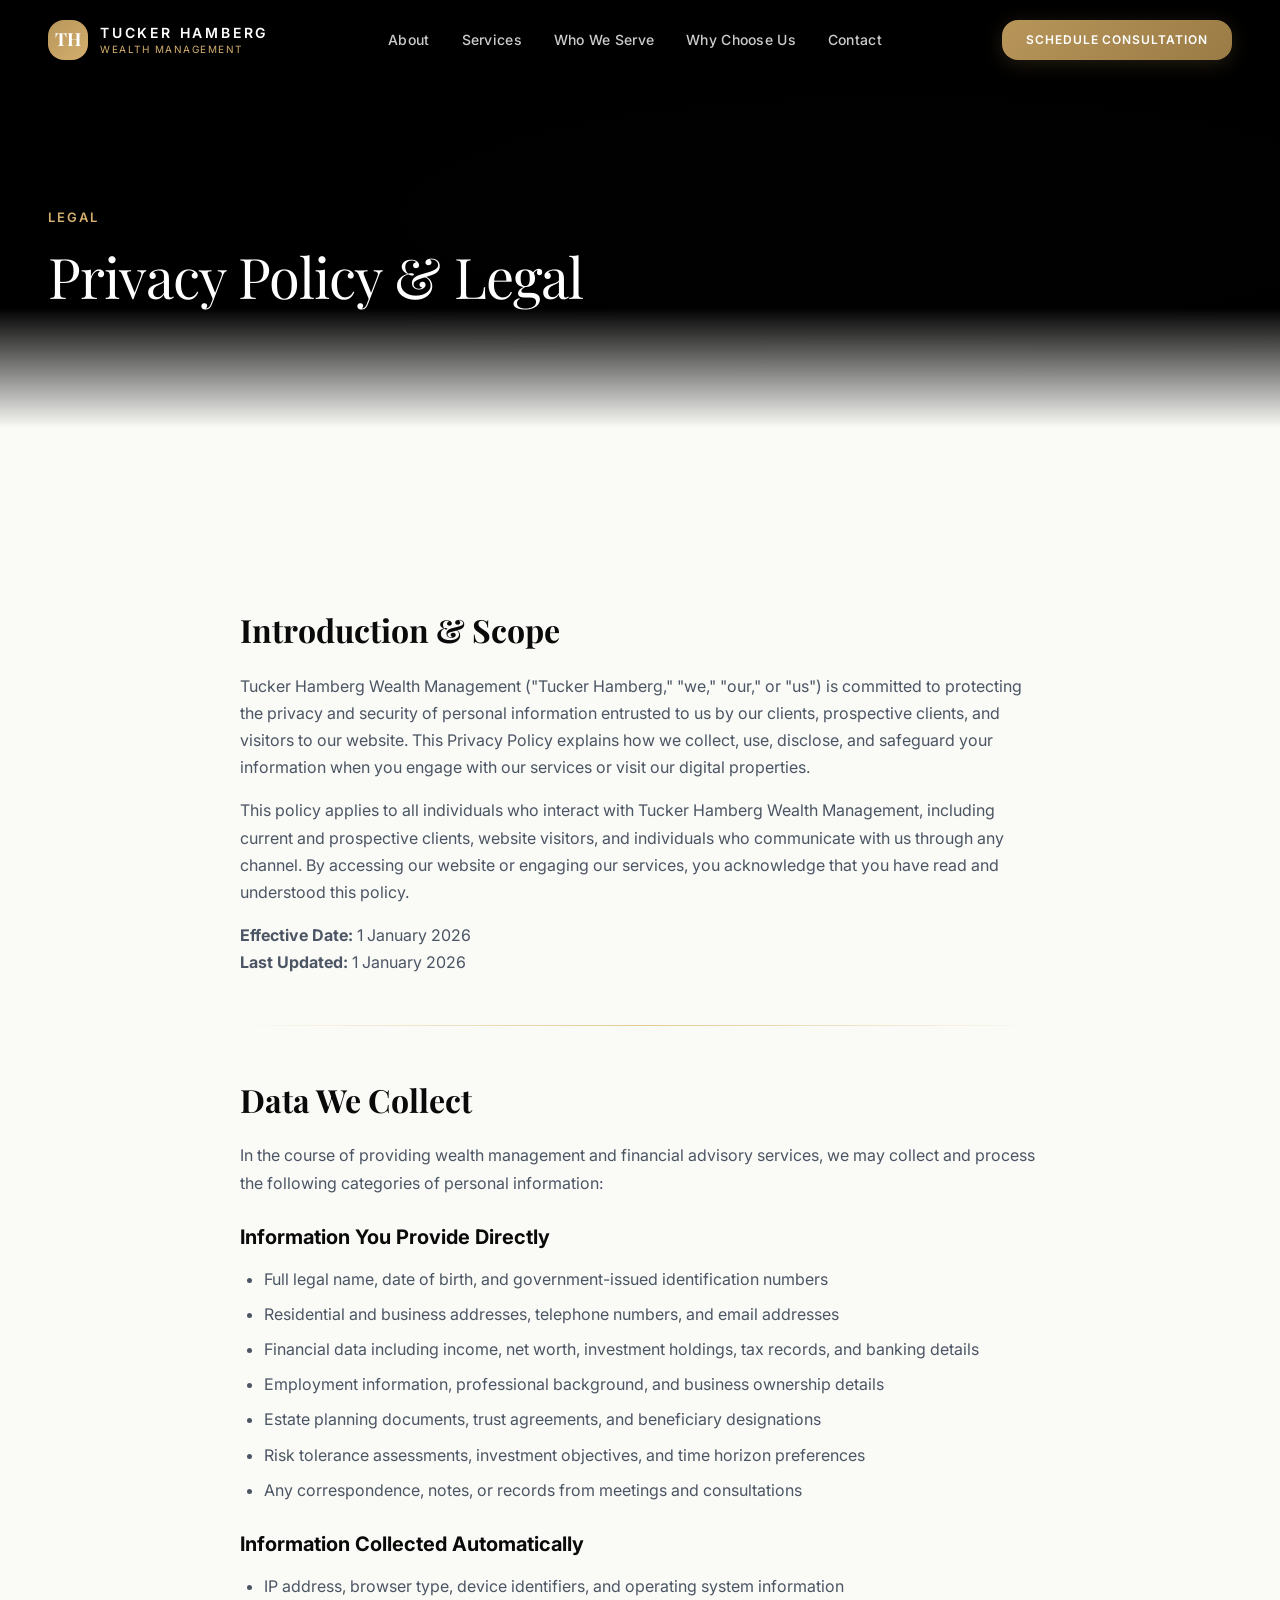
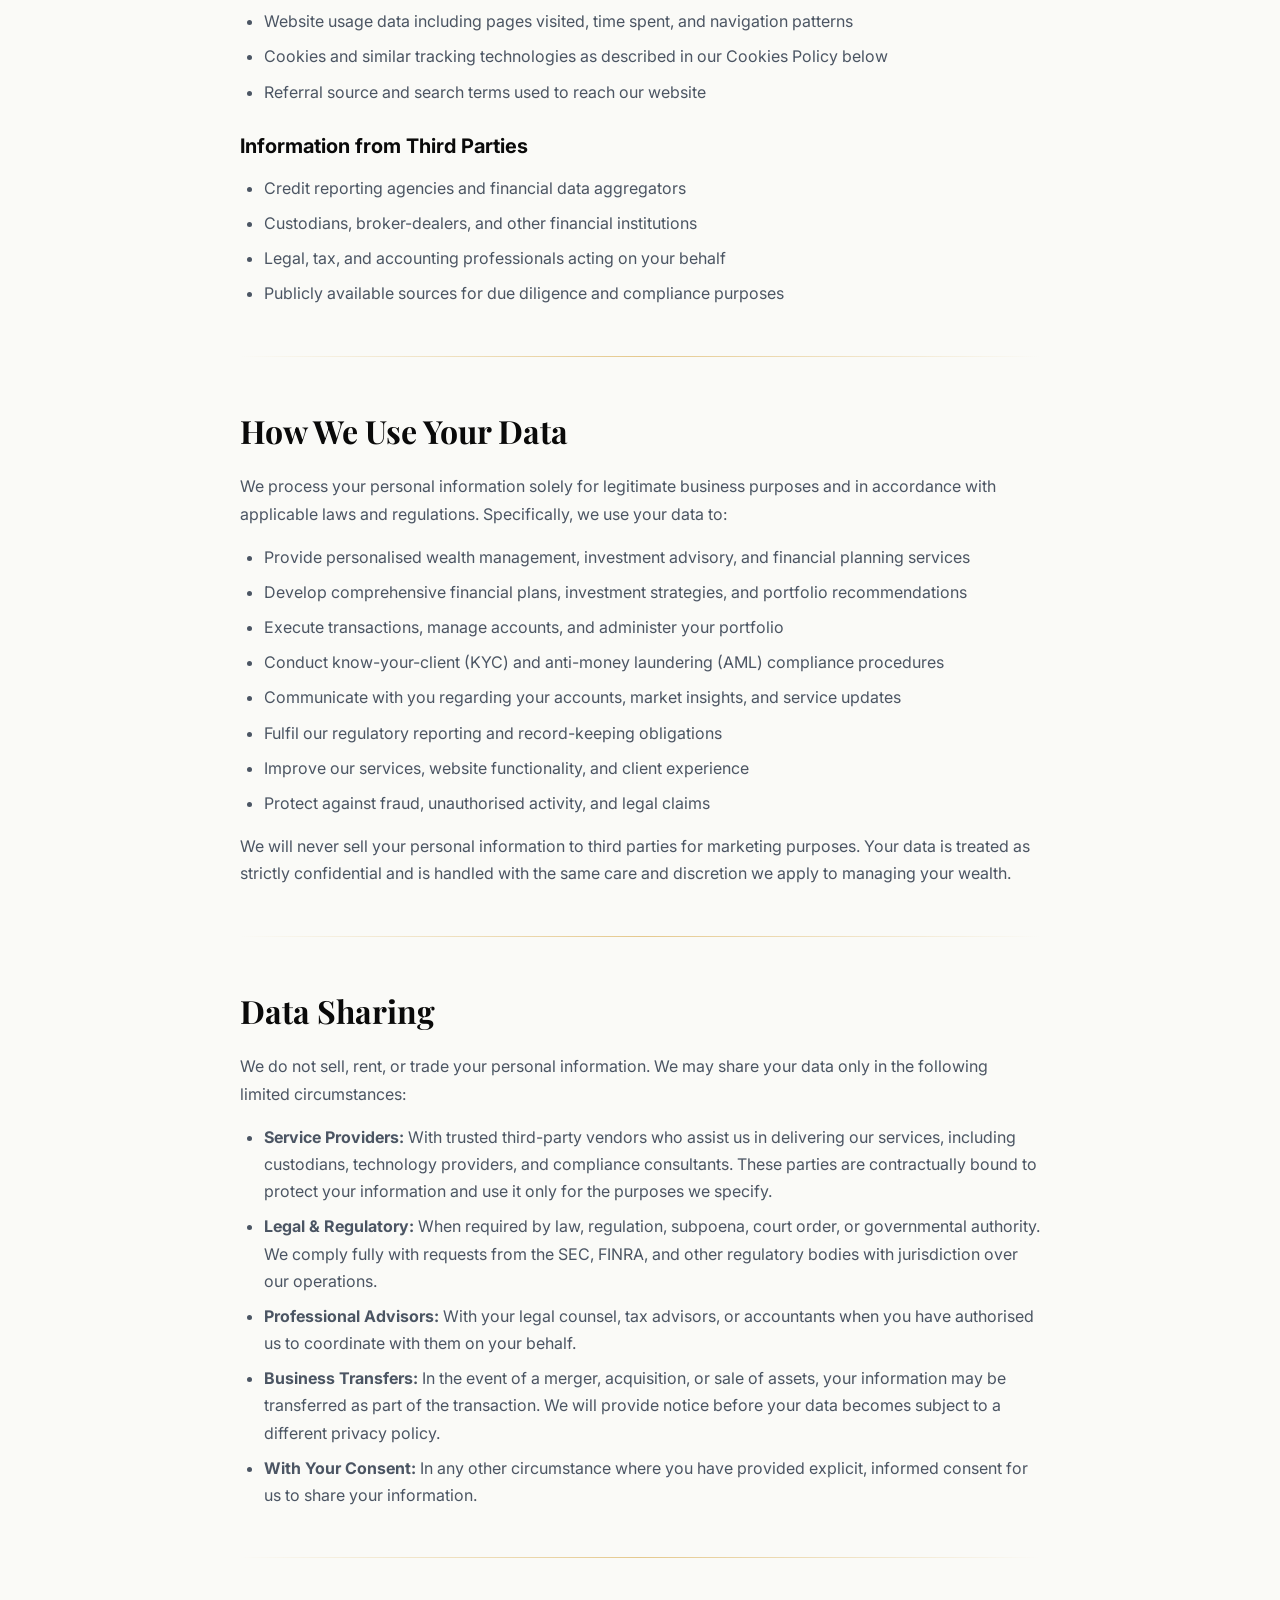
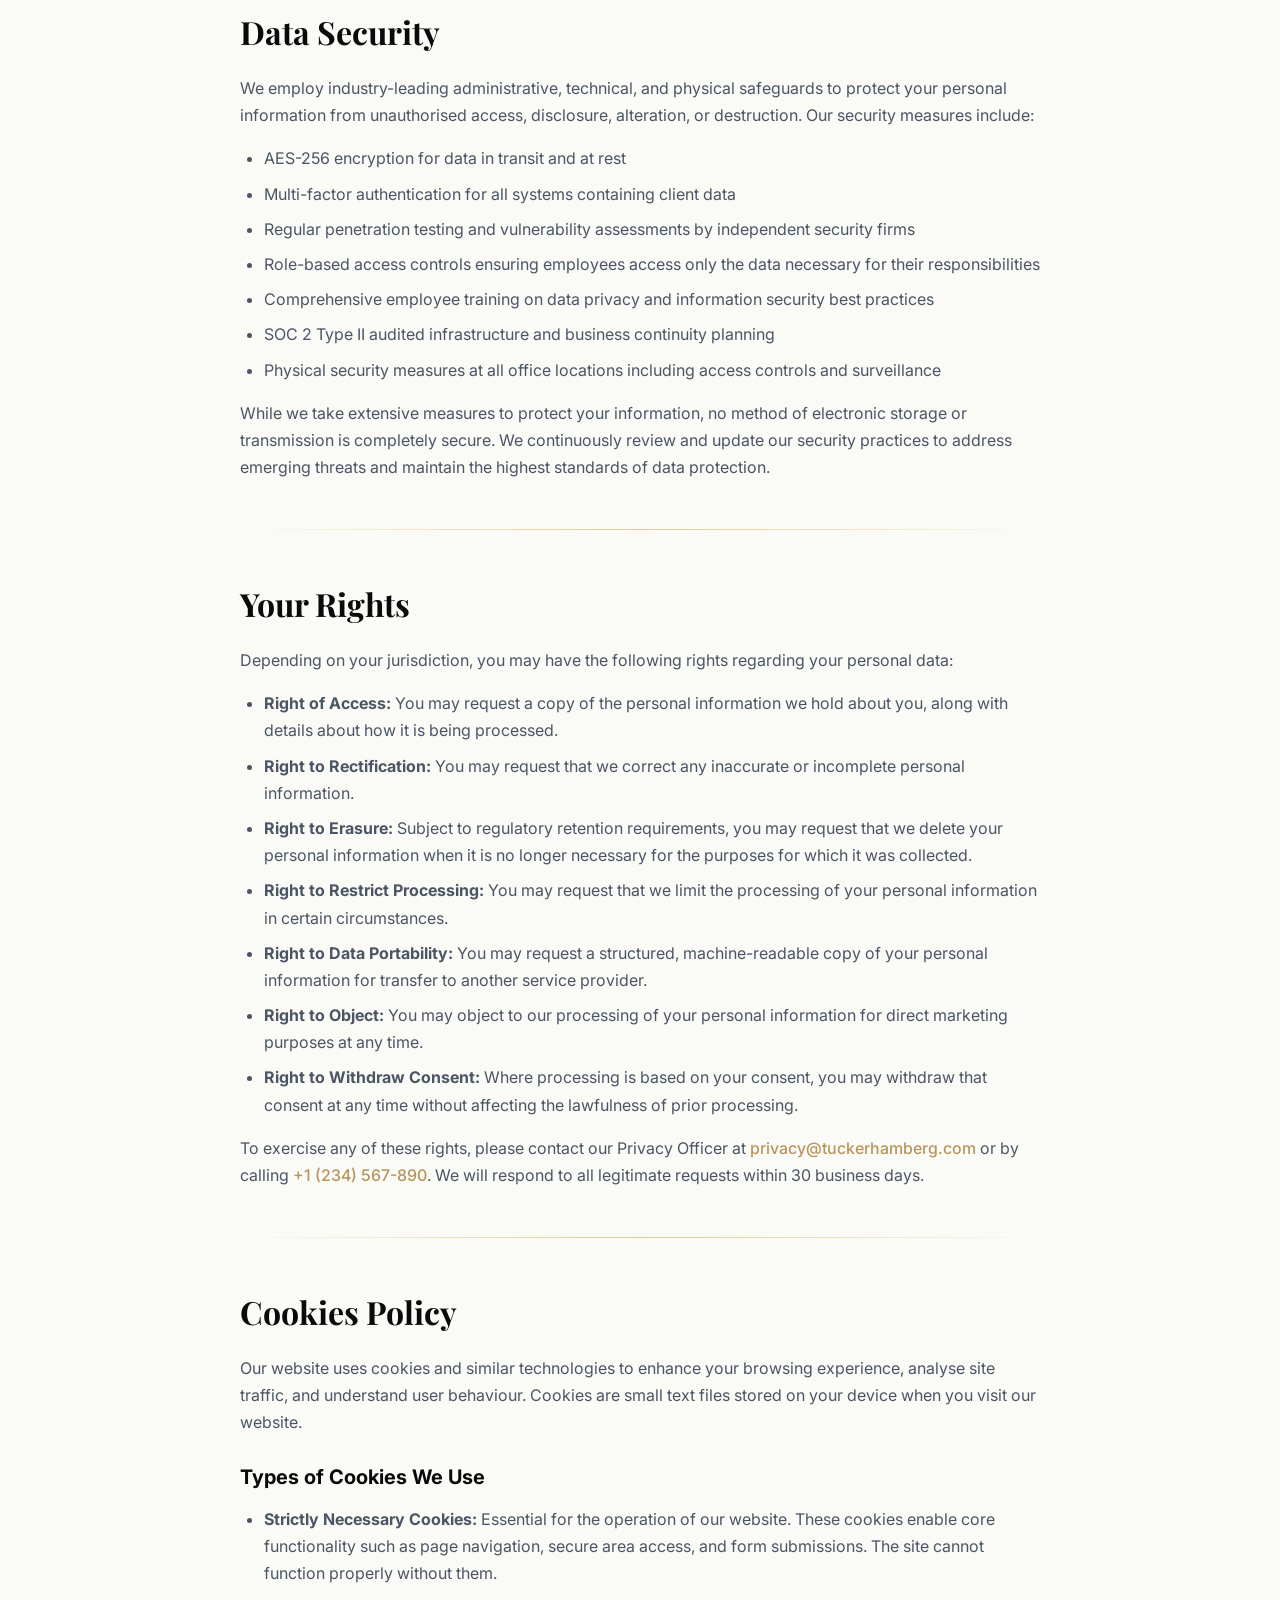
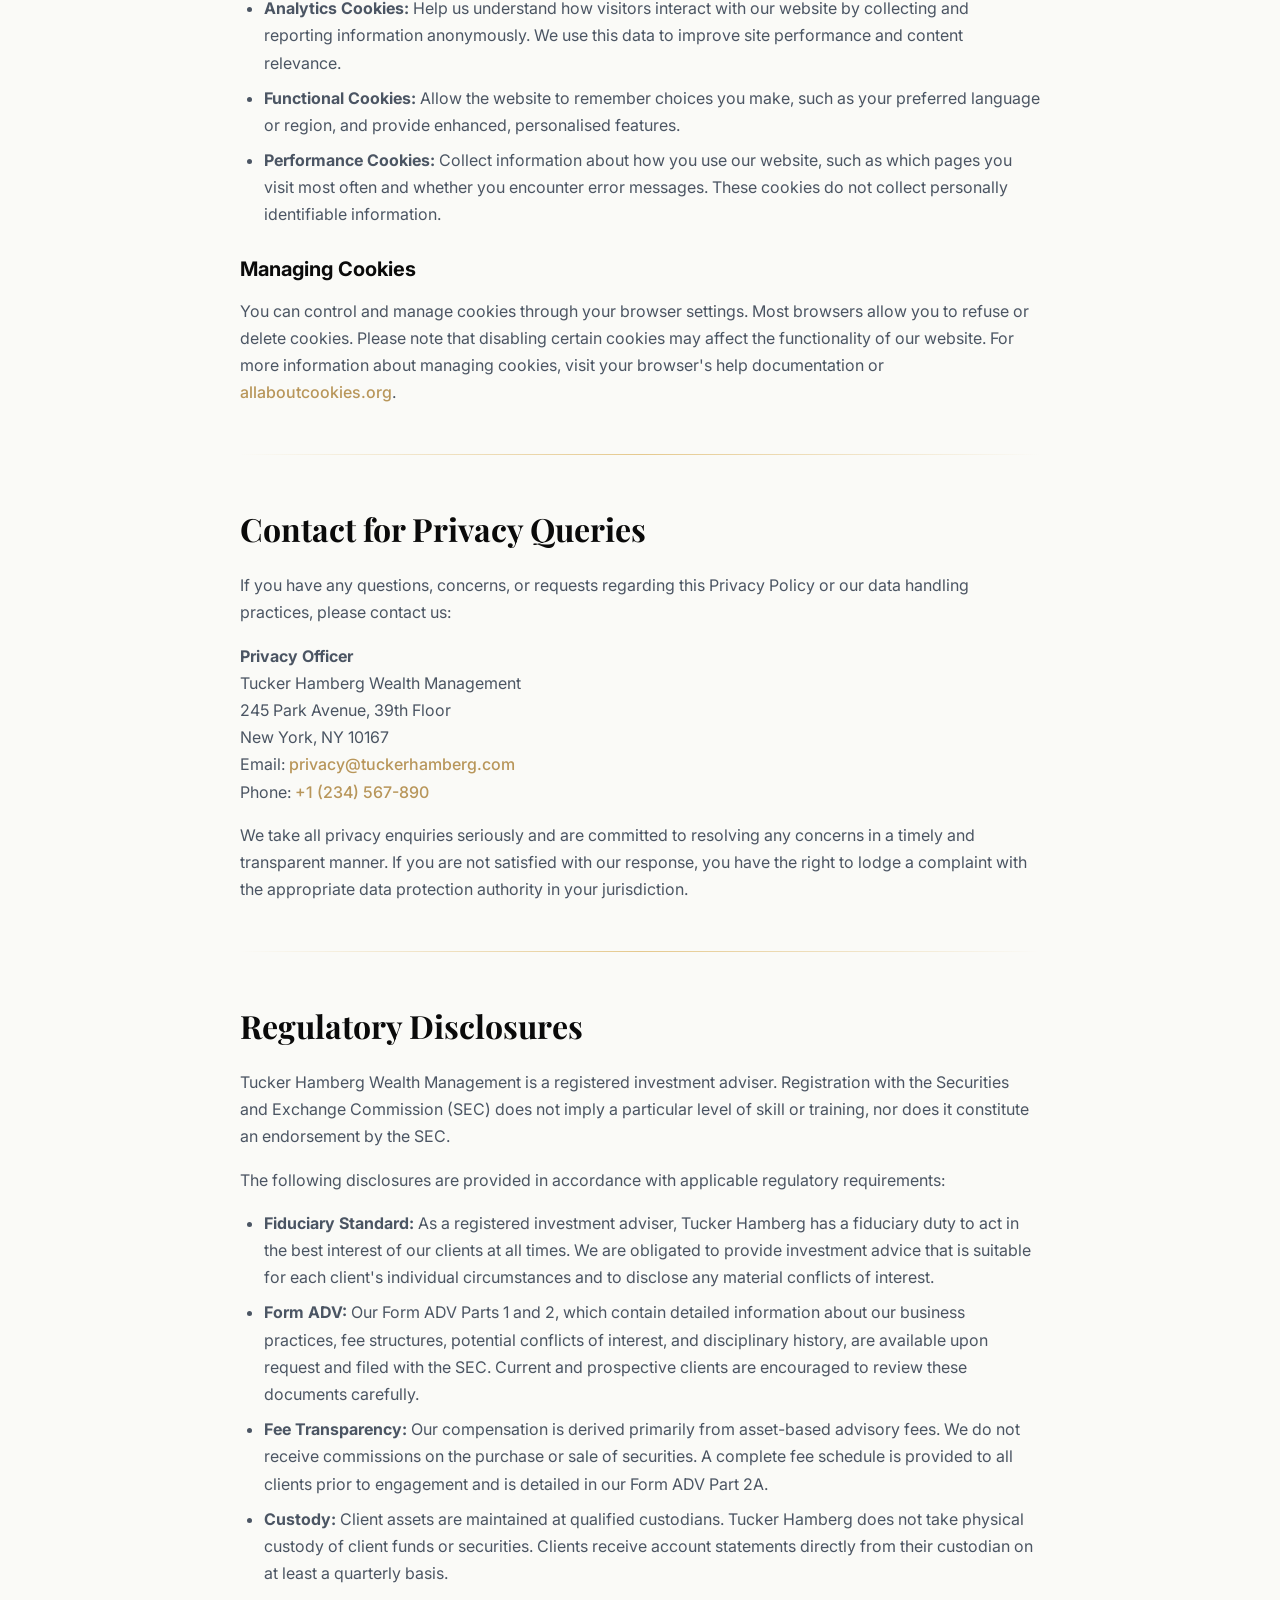
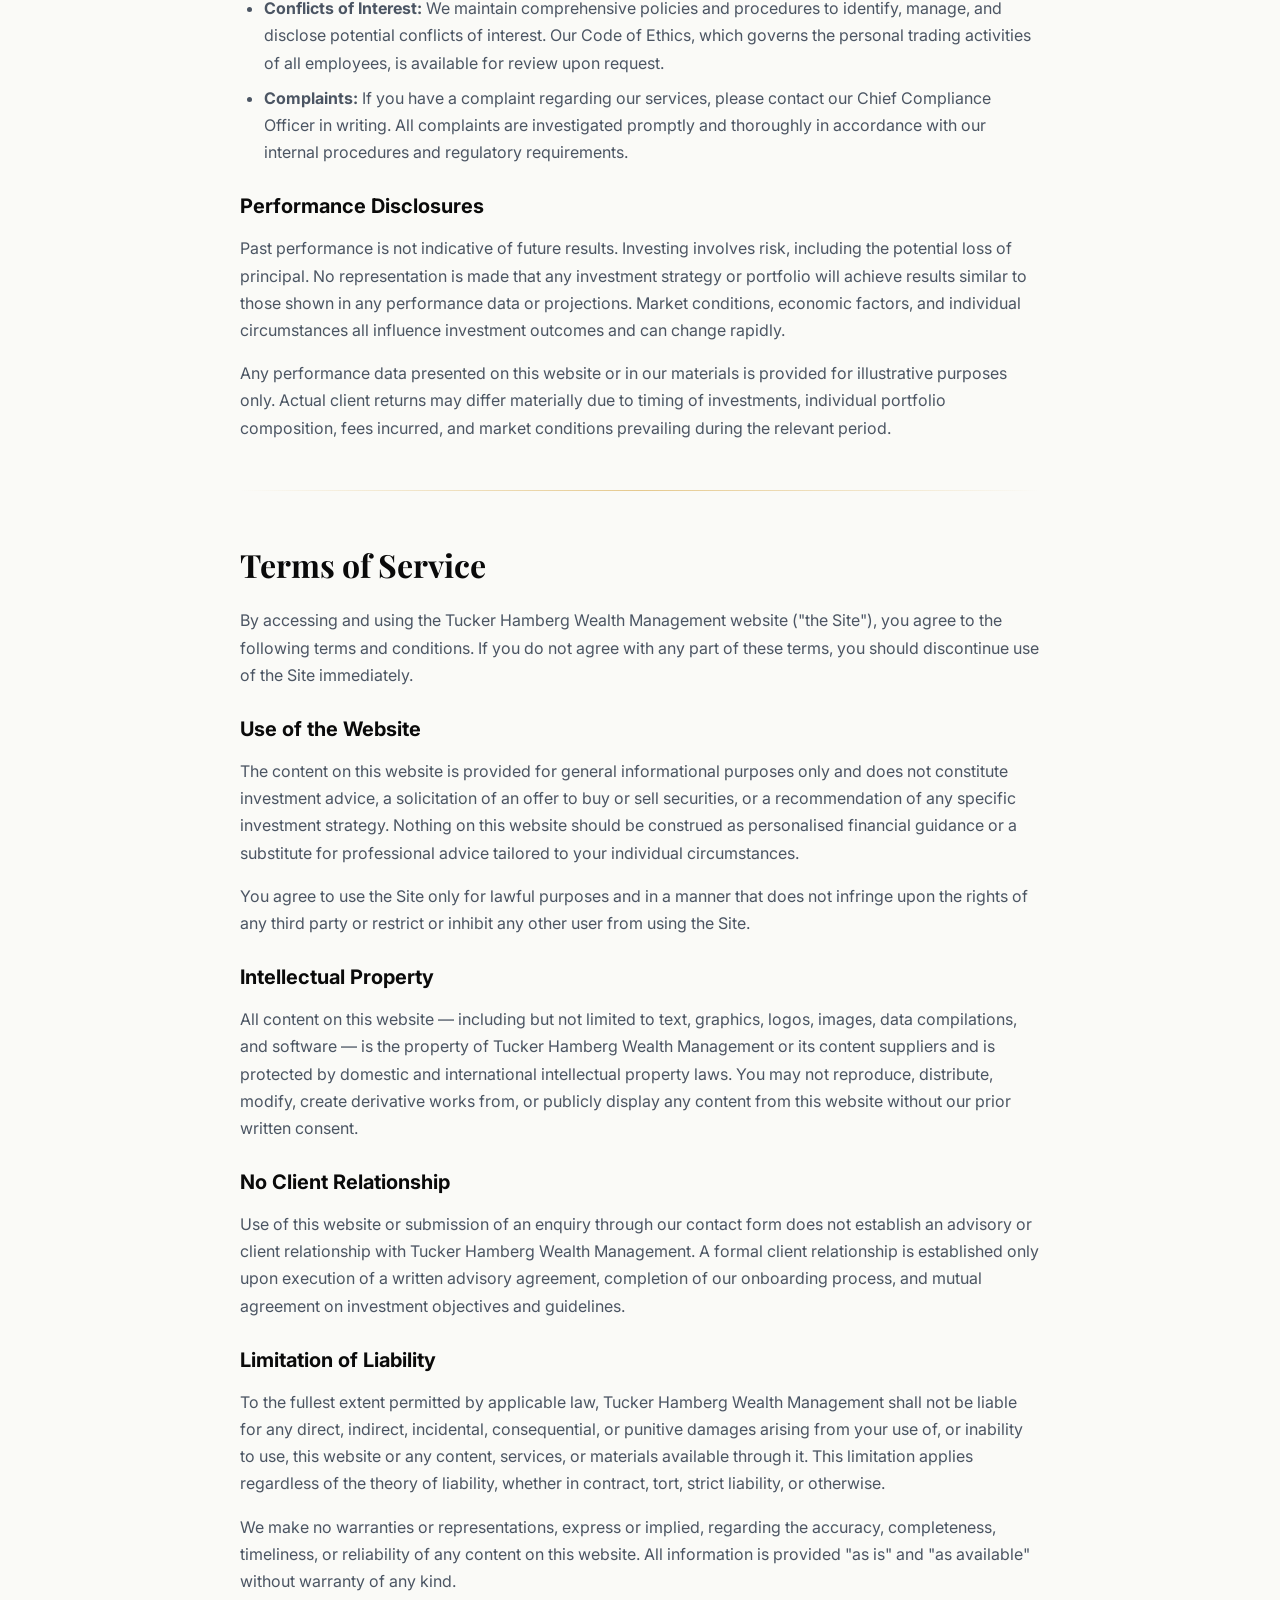
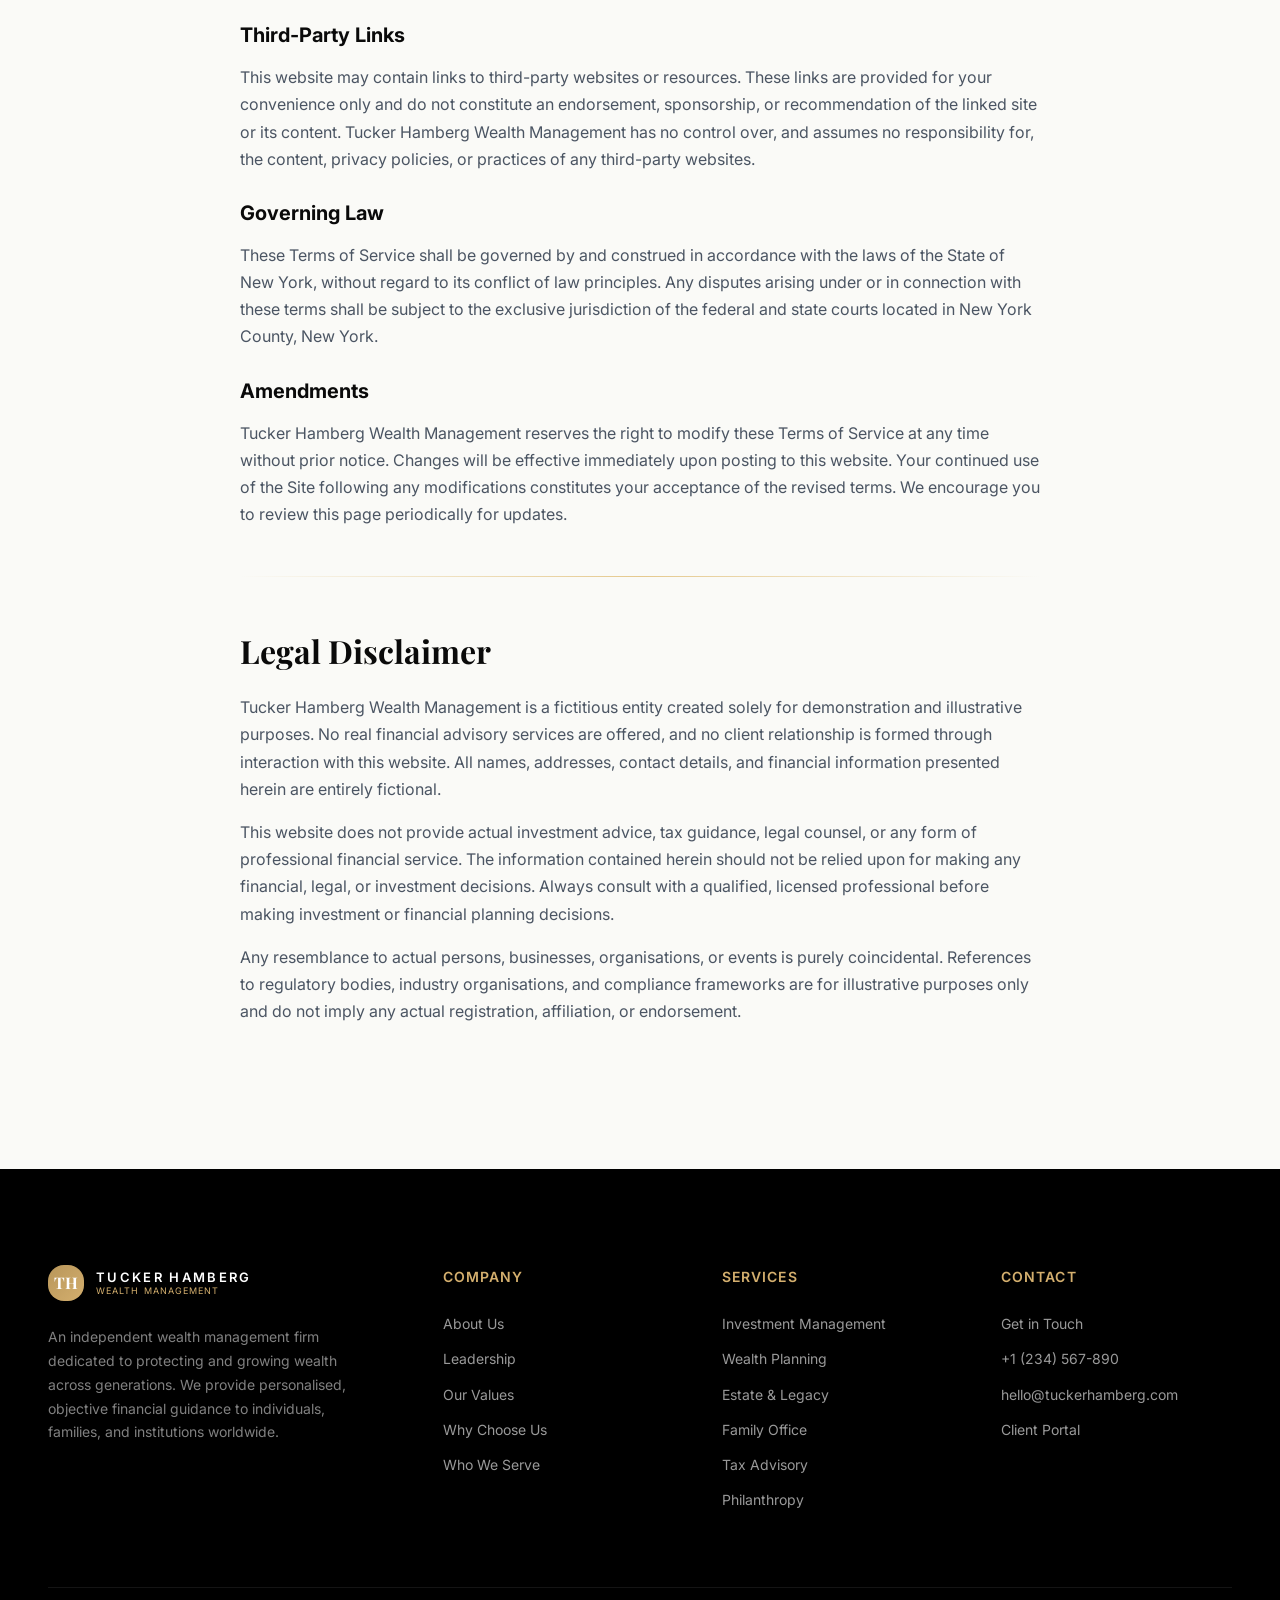
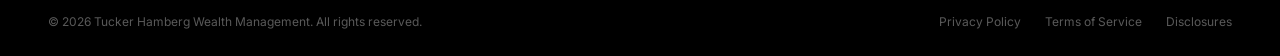
<file: privacy.html>
<!DOCTYPE html>
<html lang="en">
<head>
  <meta charset="UTF-8">
  <meta name="viewport" content="width=device-width, initial-scale=1.0">
  <title>Privacy Policy & Legal — Tucker Hamberg Wealth Management</title>
  <meta name="description" content="Privacy Policy, Terms of Service, and Regulatory Disclosures for Tucker Hamberg Wealth Management. Learn how we protect your data and uphold our fiduciary responsibility.">
  <link rel="canonical" href="https://tuckerhamberg.com/privacy">
  <link rel="preconnect" href="https://fonts.googleapis.com">
  <link rel="preconnect" href="https://fonts.gstatic.com" crossorigin>
  <link href="https://fonts.googleapis.com/css2?family=Inter:wght@300;400;500;600;700&family=Playfair+Display:ital,wght@0,400;0,500;0,600;0,700;1,400;1,500&display=swap" rel="stylesheet">
  <link rel="stylesheet" href="styles.css">
</head>
<body>

  <a href="#main" class="skip-link">Skip to main content</a>

  <!-- Loading Screen -->
  <div class="loading-screen" id="loadingScreen">
    <div class="loading-logo">TH</div>
    <div class="loading-bar"><div class="loading-bar-fill"></div></div>
  </div>

  <!-- Navigation -->
  <nav class="navbar" id="navbar" role="navigation" aria-label="Main navigation">
    <div class="navbar-inner">
      <a href="index.html" class="navbar-logo" aria-label="Tucker Hamberg - Home">
        <div class="navbar-logo-mark">TH</div>
        <div class="navbar-logo-text">Tucker Hamberg<span>Wealth Management</span></div>
      </a>
      <div class="navbar-links">
        <a href="about.html">About</a>
        <a href="services.html">Services</a>
        <a href="who-we-serve.html">Who We Serve</a>
        <a href="why-us.html">Why Choose Us</a>
        <a href="contact.html">Contact</a>
      </div>
      <div class="navbar-cta">
        <a href="contact.html" class="btn btn-primary btn-sm">Schedule Consultation</a>
      </div>
      <button class="menu-toggle" id="menuToggle" aria-label="Toggle menu" aria-expanded="false">
        <span></span><span></span><span></span>
      </button>
    </div>
  </nav>

  <!-- Mobile Menu -->
  <div class="mobile-menu" id="mobileMenu" role="dialog" aria-label="Mobile navigation">
    <a href="index.html">Home</a>
    <a href="about.html">About</a>
    <a href="services.html">Services</a>
    <a href="who-we-serve.html">Who We Serve</a>
    <a href="why-us.html">Why Choose Us</a>
    <a href="contact.html">Contact</a>
    <a href="contact.html" class="btn btn-dark-primary">Schedule Consultation</a>
  </div>

  <!-- Main Content -->
  <main id="main">

    <!-- Page Hero -->
    <section class="page-hero">
      <div class="container">
        <p class="overline page-overline reveal">Legal</p>
        <h1 class="page-title display-lg reveal">Privacy Policy & Legal</h1>
      </div>
    </section>

    <!-- Legal Content -->
    <section class="section-lg">
      <div class="container">
        <div class="legal-content reveal">

          <!-- Introduction & Scope -->
          <h2>Introduction & Scope</h2>
          <p>Tucker Hamberg Wealth Management ("Tucker Hamberg," "we," "our," or "us") is committed to protecting the privacy and security of personal information entrusted to us by our clients, prospective clients, and visitors to our website. This Privacy Policy explains how we collect, use, disclose, and safeguard your information when you engage with our services or visit our digital properties.</p>
          <p>This policy applies to all individuals who interact with Tucker Hamberg Wealth Management, including current and prospective clients, website visitors, and individuals who communicate with us through any channel. By accessing our website or engaging our services, you acknowledge that you have read and understood this policy.</p>
          <p><strong>Effective Date:</strong> 1 January 2026<br><strong>Last Updated:</strong> 1 January 2026</p>

          <div class="gold-separator"></div>

          <!-- Data We Collect -->
          <h2>Data We Collect</h2>
          <p>In the course of providing wealth management and financial advisory services, we may collect and process the following categories of personal information:</p>

          <h3>Information You Provide Directly</h3>
          <ul>
            <li>Full legal name, date of birth, and government-issued identification numbers</li>
            <li>Residential and business addresses, telephone numbers, and email addresses</li>
            <li>Financial data including income, net worth, investment holdings, tax records, and banking details</li>
            <li>Employment information, professional background, and business ownership details</li>
            <li>Estate planning documents, trust agreements, and beneficiary designations</li>
            <li>Risk tolerance assessments, investment objectives, and time horizon preferences</li>
            <li>Any correspondence, notes, or records from meetings and consultations</li>
          </ul>

          <h3>Information Collected Automatically</h3>
          <ul>
            <li>IP address, browser type, device identifiers, and operating system information</li>
            <li>Website usage data including pages visited, time spent, and navigation patterns</li>
            <li>Cookies and similar tracking technologies as described in our Cookies Policy below</li>
            <li>Referral source and search terms used to reach our website</li>
          </ul>

          <h3>Information from Third Parties</h3>
          <ul>
            <li>Credit reporting agencies and financial data aggregators</li>
            <li>Custodians, broker-dealers, and other financial institutions</li>
            <li>Legal, tax, and accounting professionals acting on your behalf</li>
            <li>Publicly available sources for due diligence and compliance purposes</li>
          </ul>

          <div class="gold-separator"></div>

          <!-- How We Use Your Data -->
          <h2>How We Use Your Data</h2>
          <p>We process your personal information solely for legitimate business purposes and in accordance with applicable laws and regulations. Specifically, we use your data to:</p>
          <ul>
            <li>Provide personalised wealth management, investment advisory, and financial planning services</li>
            <li>Develop comprehensive financial plans, investment strategies, and portfolio recommendations</li>
            <li>Execute transactions, manage accounts, and administer your portfolio</li>
            <li>Conduct know-your-client (KYC) and anti-money laundering (AML) compliance procedures</li>
            <li>Communicate with you regarding your accounts, market insights, and service updates</li>
            <li>Fulfil our regulatory reporting and record-keeping obligations</li>
            <li>Improve our services, website functionality, and client experience</li>
            <li>Protect against fraud, unauthorised activity, and legal claims</li>
          </ul>
          <p>We will never sell your personal information to third parties for marketing purposes. Your data is treated as strictly confidential and is handled with the same care and discretion we apply to managing your wealth.</p>

          <div class="gold-separator"></div>

          <!-- Data Sharing -->
          <h2>Data Sharing</h2>
          <p>We do not sell, rent, or trade your personal information. We may share your data only in the following limited circumstances:</p>
          <ul>
            <li><strong>Service Providers:</strong> With trusted third-party vendors who assist us in delivering our services, including custodians, technology providers, and compliance consultants. These parties are contractually bound to protect your information and use it only for the purposes we specify.</li>
            <li><strong>Legal & Regulatory:</strong> When required by law, regulation, subpoena, court order, or governmental authority. We comply fully with requests from the SEC, FINRA, and other regulatory bodies with jurisdiction over our operations.</li>
            <li><strong>Professional Advisors:</strong> With your legal counsel, tax advisors, or accountants when you have authorised us to coordinate with them on your behalf.</li>
            <li><strong>Business Transfers:</strong> In the event of a merger, acquisition, or sale of assets, your information may be transferred as part of the transaction. We will provide notice before your data becomes subject to a different privacy policy.</li>
            <li><strong>With Your Consent:</strong> In any other circumstance where you have provided explicit, informed consent for us to share your information.</li>
          </ul>

          <div class="gold-separator"></div>

          <!-- Data Security -->
          <h2>Data Security</h2>
          <p>We employ industry-leading administrative, technical, and physical safeguards to protect your personal information from unauthorised access, disclosure, alteration, or destruction. Our security measures include:</p>
          <ul>
            <li>AES-256 encryption for data in transit and at rest</li>
            <li>Multi-factor authentication for all systems containing client data</li>
            <li>Regular penetration testing and vulnerability assessments by independent security firms</li>
            <li>Role-based access controls ensuring employees access only the data necessary for their responsibilities</li>
            <li>Comprehensive employee training on data privacy and information security best practices</li>
            <li>SOC 2 Type II audited infrastructure and business continuity planning</li>
            <li>Physical security measures at all office locations including access controls and surveillance</li>
          </ul>
          <p>While we take extensive measures to protect your information, no method of electronic storage or transmission is completely secure. We continuously review and update our security practices to address emerging threats and maintain the highest standards of data protection.</p>

          <div class="gold-separator"></div>

          <!-- Your Rights -->
          <h2>Your Rights</h2>
          <p>Depending on your jurisdiction, you may have the following rights regarding your personal data:</p>
          <ul>
            <li><strong>Right of Access:</strong> You may request a copy of the personal information we hold about you, along with details about how it is being processed.</li>
            <li><strong>Right to Rectification:</strong> You may request that we correct any inaccurate or incomplete personal information.</li>
            <li><strong>Right to Erasure:</strong> Subject to regulatory retention requirements, you may request that we delete your personal information when it is no longer necessary for the purposes for which it was collected.</li>
            <li><strong>Right to Restrict Processing:</strong> You may request that we limit the processing of your personal information in certain circumstances.</li>
            <li><strong>Right to Data Portability:</strong> You may request a structured, machine-readable copy of your personal information for transfer to another service provider.</li>
            <li><strong>Right to Object:</strong> You may object to our processing of your personal information for direct marketing purposes at any time.</li>
            <li><strong>Right to Withdraw Consent:</strong> Where processing is based on your consent, you may withdraw that consent at any time without affecting the lawfulness of prior processing.</li>
          </ul>
          <p>To exercise any of these rights, please contact our Privacy Officer at <a href="mailto:privacy@tuckerhamberg.com" style="color: var(--gold-500); font-weight: 500;">privacy@tuckerhamberg.com</a> or by calling <a href="tel:+1234567890" style="color: var(--gold-500); font-weight: 500;">+1 (234) 567-890</a>. We will respond to all legitimate requests within 30 business days.</p>

          <div class="gold-separator"></div>

          <!-- Cookies Policy -->
          <h2>Cookies Policy</h2>
          <p>Our website uses cookies and similar technologies to enhance your browsing experience, analyse site traffic, and understand user behaviour. Cookies are small text files stored on your device when you visit our website.</p>

          <h3>Types of Cookies We Use</h3>
          <ul>
            <li><strong>Strictly Necessary Cookies:</strong> Essential for the operation of our website. These cookies enable core functionality such as page navigation, secure area access, and form submissions. The site cannot function properly without them.</li>
            <li><strong>Analytics Cookies:</strong> Help us understand how visitors interact with our website by collecting and reporting information anonymously. We use this data to improve site performance and content relevance.</li>
            <li><strong>Functional Cookies:</strong> Allow the website to remember choices you make, such as your preferred language or region, and provide enhanced, personalised features.</li>
            <li><strong>Performance Cookies:</strong> Collect information about how you use our website, such as which pages you visit most often and whether you encounter error messages. These cookies do not collect personally identifiable information.</li>
          </ul>

          <h3>Managing Cookies</h3>
          <p>You can control and manage cookies through your browser settings. Most browsers allow you to refuse or delete cookies. Please note that disabling certain cookies may affect the functionality of our website. For more information about managing cookies, visit your browser's help documentation or <a href="https://www.allaboutcookies.org" target="_blank" rel="noopener noreferrer" style="color: var(--gold-500); font-weight: 500;">allaboutcookies.org</a>.</p>

          <div class="gold-separator"></div>

          <!-- Contact for Privacy Queries -->
          <h2>Contact for Privacy Queries</h2>
          <p>If you have any questions, concerns, or requests regarding this Privacy Policy or our data handling practices, please contact us:</p>
          <p>
            <strong>Privacy Officer</strong><br>
            Tucker Hamberg Wealth Management<br>
            245 Park Avenue, 39th Floor<br>
            New York, NY 10167<br>
            Email: <a href="mailto:privacy@tuckerhamberg.com" style="color: var(--gold-500); font-weight: 500;">privacy@tuckerhamberg.com</a><br>
            Phone: <a href="tel:+1234567890" style="color: var(--gold-500); font-weight: 500;">+1 (234) 567-890</a>
          </p>
          <p>We take all privacy enquiries seriously and are committed to resolving any concerns in a timely and transparent manner. If you are not satisfied with our response, you have the right to lodge a complaint with the appropriate data protection authority in your jurisdiction.</p>

          <div class="gold-separator"></div>

          <!-- Regulatory Disclosures -->
          <h2 id="disclosures">Regulatory Disclosures</h2>
          <p>Tucker Hamberg Wealth Management is a registered investment adviser. Registration with the Securities and Exchange Commission (SEC) does not imply a particular level of skill or training, nor does it constitute an endorsement by the SEC.</p>
          <p>The following disclosures are provided in accordance with applicable regulatory requirements:</p>
          <ul>
            <li><strong>Fiduciary Standard:</strong> As a registered investment adviser, Tucker Hamberg has a fiduciary duty to act in the best interest of our clients at all times. We are obligated to provide investment advice that is suitable for each client's individual circumstances and to disclose any material conflicts of interest.</li>
            <li><strong>Form ADV:</strong> Our Form ADV Parts 1 and 2, which contain detailed information about our business practices, fee structures, potential conflicts of interest, and disciplinary history, are available upon request and filed with the SEC. Current and prospective clients are encouraged to review these documents carefully.</li>
            <li><strong>Fee Transparency:</strong> Our compensation is derived primarily from asset-based advisory fees. We do not receive commissions on the purchase or sale of securities. A complete fee schedule is provided to all clients prior to engagement and is detailed in our Form ADV Part 2A.</li>
            <li><strong>Custody:</strong> Client assets are maintained at qualified custodians. Tucker Hamberg does not take physical custody of client funds or securities. Clients receive account statements directly from their custodian on at least a quarterly basis.</li>
            <li><strong>Conflicts of Interest:</strong> We maintain comprehensive policies and procedures to identify, manage, and disclose potential conflicts of interest. Our Code of Ethics, which governs the personal trading activities of all employees, is available for review upon request.</li>
            <li><strong>Complaints:</strong> If you have a complaint regarding our services, please contact our Chief Compliance Officer in writing. All complaints are investigated promptly and thoroughly in accordance with our internal procedures and regulatory requirements.</li>
          </ul>

          <h3>Performance Disclosures</h3>
          <p>Past performance is not indicative of future results. Investing involves risk, including the potential loss of principal. No representation is made that any investment strategy or portfolio will achieve results similar to those shown in any performance data or projections. Market conditions, economic factors, and individual circumstances all influence investment outcomes and can change rapidly.</p>
          <p>Any performance data presented on this website or in our materials is provided for illustrative purposes only. Actual client returns may differ materially due to timing of investments, individual portfolio composition, fees incurred, and market conditions prevailing during the relevant period.</p>

          <div class="gold-separator"></div>

          <!-- Terms of Service -->
          <h2 id="terms">Terms of Service</h2>
          <p>By accessing and using the Tucker Hamberg Wealth Management website ("the Site"), you agree to the following terms and conditions. If you do not agree with any part of these terms, you should discontinue use of the Site immediately.</p>

          <h3>Use of the Website</h3>
          <p>The content on this website is provided for general informational purposes only and does not constitute investment advice, a solicitation of an offer to buy or sell securities, or a recommendation of any specific investment strategy. Nothing on this website should be construed as personalised financial guidance or a substitute for professional advice tailored to your individual circumstances.</p>
          <p>You agree to use the Site only for lawful purposes and in a manner that does not infringe upon the rights of any third party or restrict or inhibit any other user from using the Site.</p>

          <h3>Intellectual Property</h3>
          <p>All content on this website — including but not limited to text, graphics, logos, images, data compilations, and software — is the property of Tucker Hamberg Wealth Management or its content suppliers and is protected by domestic and international intellectual property laws. You may not reproduce, distribute, modify, create derivative works from, or publicly display any content from this website without our prior written consent.</p>

          <h3>No Client Relationship</h3>
          <p>Use of this website or submission of an enquiry through our contact form does not establish an advisory or client relationship with Tucker Hamberg Wealth Management. A formal client relationship is established only upon execution of a written advisory agreement, completion of our onboarding process, and mutual agreement on investment objectives and guidelines.</p>

          <h3>Limitation of Liability</h3>
          <p>To the fullest extent permitted by applicable law, Tucker Hamberg Wealth Management shall not be liable for any direct, indirect, incidental, consequential, or punitive damages arising from your use of, or inability to use, this website or any content, services, or materials available through it. This limitation applies regardless of the theory of liability, whether in contract, tort, strict liability, or otherwise.</p>
          <p>We make no warranties or representations, express or implied, regarding the accuracy, completeness, timeliness, or reliability of any content on this website. All information is provided "as is" and "as available" without warranty of any kind.</p>

          <h3>Third-Party Links</h3>
          <p>This website may contain links to third-party websites or resources. These links are provided for your convenience only and do not constitute an endorsement, sponsorship, or recommendation of the linked site or its content. Tucker Hamberg Wealth Management has no control over, and assumes no responsibility for, the content, privacy policies, or practices of any third-party websites.</p>

          <h3>Governing Law</h3>
          <p>These Terms of Service shall be governed by and construed in accordance with the laws of the State of New York, without regard to its conflict of law principles. Any disputes arising under or in connection with these terms shall be subject to the exclusive jurisdiction of the federal and state courts located in New York County, New York.</p>

          <h3>Amendments</h3>
          <p>Tucker Hamberg Wealth Management reserves the right to modify these Terms of Service at any time without prior notice. Changes will be effective immediately upon posting to this website. Your continued use of the Site following any modifications constitutes your acceptance of the revised terms. We encourage you to review this page periodically for updates.</p>

          <div class="gold-separator"></div>

          <!-- Footer Legal Disclaimer -->
          <h2>Legal Disclaimer</h2>
          <p>Tucker Hamberg Wealth Management is a fictitious entity created solely for demonstration and illustrative purposes. No real financial advisory services are offered, and no client relationship is formed through interaction with this website. All names, addresses, contact details, and financial information presented herein are entirely fictional.</p>
          <p>This website does not provide actual investment advice, tax guidance, legal counsel, or any form of professional financial service. The information contained herein should not be relied upon for making any financial, legal, or investment decisions. Always consult with a qualified, licensed professional before making investment or financial planning decisions.</p>
          <p>Any resemblance to actual persons, businesses, organisations, or events is purely coincidental. References to regulatory bodies, industry organisations, and compliance frameworks are for illustrative purposes only and do not imply any actual registration, affiliation, or endorsement.</p>

        </div>
      </div>
    </section>

  </main>

  <!-- Footer -->
  <footer class="footer" role="contentinfo">
    <div class="container">
      <div class="footer-grid">
        <div class="footer-brand">
          <div class="footer-logo">
            <div class="footer-logo-mark">TH</div>
            <div class="footer-logo-text">Tucker Hamberg<span>Wealth Management</span></div>
          </div>
          <p class="footer-desc">An independent wealth management firm dedicated to protecting and growing wealth across generations. We provide personalised, objective financial guidance to individuals, families, and institutions worldwide.</p>
        </div>
        <div class="footer-column">
          <h3 class="footer-heading">Company</h3>
          <a href="about.html">About Us</a>
          <a href="about.html#team">Leadership</a>
          <a href="about.html#values">Our Values</a>
          <a href="why-us.html">Why Choose Us</a>
          <a href="who-we-serve.html">Who We Serve</a>
        </div>
        <div class="footer-column">
          <h3 class="footer-heading">Services</h3>
          <a href="services.html#investment">Investment Management</a>
          <a href="services.html#wealth-planning">Wealth Planning</a>
          <a href="services.html#estate">Estate & Legacy</a>
          <a href="services.html#family-office">Family Office</a>
          <a href="services.html#tax">Tax Advisory</a>
          <a href="services.html#philanthropy">Philanthropy</a>
        </div>
        <div class="footer-column">
          <h3 class="footer-heading">Contact</h3>
          <a href="contact.html">Get in Touch</a>
          <a href="tel:+1234567890">+1 (234) 567-890</a>
          <a href="mailto:hello@tuckerhamberg.com">hello@tuckerhamberg.com</a>
          <a href="#">Client Portal</a>
        </div>
      </div>
      <div class="footer-bottom">
        <p>&copy; 2026 Tucker Hamberg Wealth Management. All rights reserved.</p>
        <div class="footer-bottom-links">
          <a href="privacy.html">Privacy Policy</a>
          <a href="privacy.html#terms">Terms of Service</a>
          <a href="privacy.html#disclosures">Disclosures</a>
        </div>
      </div>
    </div>
  </footer>

  <!-- Back to Top -->
  <button class="back-to-top" id="backToTop" aria-label="Back to top">
    <svg width="20" height="20" viewBox="0 0 24 24" fill="none" stroke="currentColor" stroke-width="2"><path d="M18 15l-6-6-6 6"/></svg>
  </button>

  <!-- Mobile Sticky CTA -->
  <div class="mobile-sticky-cta">
    <a href="contact.html" class="btn btn-dark-primary btn-sm">Book a Consultation</a>
  </div>

  <!-- Shared JavaScript -->
  <script>
  // Loading screen
  window.addEventListener('load', () => {
    setTimeout(() => {
      document.getElementById('loadingScreen').classList.add('hidden');
    }, 1500);
  });

  // Navbar scroll
  const navbar = document.getElementById('navbar');
  let lastScroll = 0;
  window.addEventListener('scroll', () => {
    if (window.scrollY > 80) {
      navbar.classList.add('scrolled');
    } else {
      navbar.classList.remove('scrolled');
    }
  });

  // Mobile menu
  const menuToggle = document.getElementById('menuToggle');
  const mobileMenu = document.getElementById('mobileMenu');
  menuToggle.addEventListener('click', () => {
    menuToggle.classList.toggle('active');
    mobileMenu.classList.toggle('active');
    document.body.style.overflow = mobileMenu.classList.contains('active') ? 'hidden' : '';
    menuToggle.setAttribute('aria-expanded', mobileMenu.classList.contains('active'));
  });

  // Scroll reveal
  const revealElements = document.querySelectorAll('.reveal, .reveal-left, .reveal-right, .reveal-scale');
  const revealObserver = new IntersectionObserver((entries) => {
    entries.forEach(entry => {
      if (entry.isIntersecting) {
        entry.target.classList.add('visible');
      }
    });
  }, { threshold: 0.1, rootMargin: '0px 0px -50px 0px' });
  revealElements.forEach(el => revealObserver.observe(el));

  // Counter animation
  function animateCounter(el) {
    const target = parseInt(el.getAttribute('data-target'));
    const suffix = el.getAttribute('data-suffix') || '';
    const prefix = el.getAttribute('data-prefix') || '';
    const duration = 2000;
    const start = performance.now();
    function update(now) {
      const elapsed = now - start;
      const progress = Math.min(elapsed / duration, 1);
      const eased = 1 - Math.pow(1 - progress, 3);
      const current = Math.round(target * eased);
      el.textContent = prefix + current.toLocaleString() + suffix;
      if (progress < 1) requestAnimationFrame(update);
    }
    requestAnimationFrame(update);
  }

  const counterElements = document.querySelectorAll('[data-counter]');
  const counterObserver = new IntersectionObserver((entries) => {
    entries.forEach(entry => {
      if (entry.isIntersecting) {
        animateCounter(entry.target);
        counterObserver.unobserve(entry.target);
      }
    });
  }, { threshold: 0.5 });
  counterElements.forEach(el => counterObserver.observe(el));

  // Back to top
  const backToTop = document.getElementById('backToTop');
  window.addEventListener('scroll', () => {
    if (window.scrollY > 600) {
      backToTop.classList.add('visible');
    } else {
      backToTop.classList.remove('visible');
    }
  });
  backToTop.addEventListener('click', () => {
    window.scrollTo({ top: 0, behavior: 'smooth' });
  });
  </script>

</body>
</html>
</file>
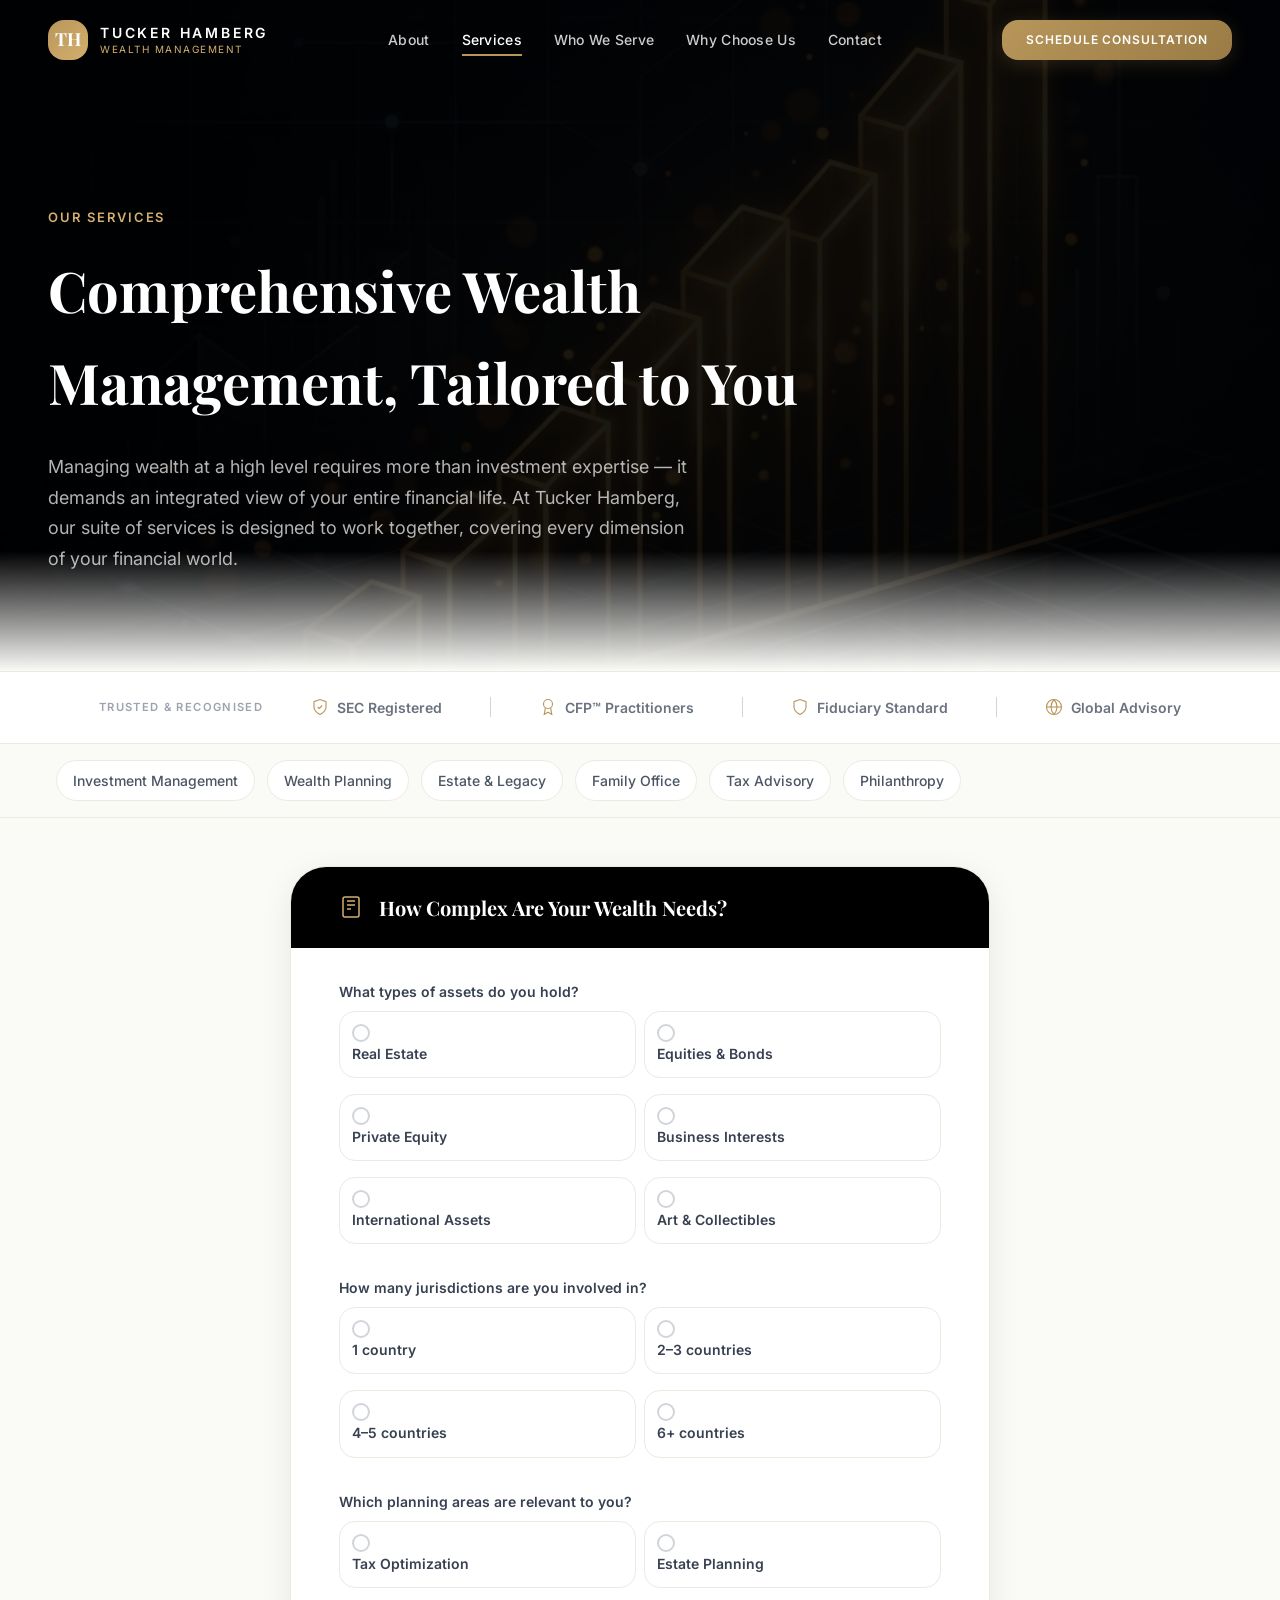
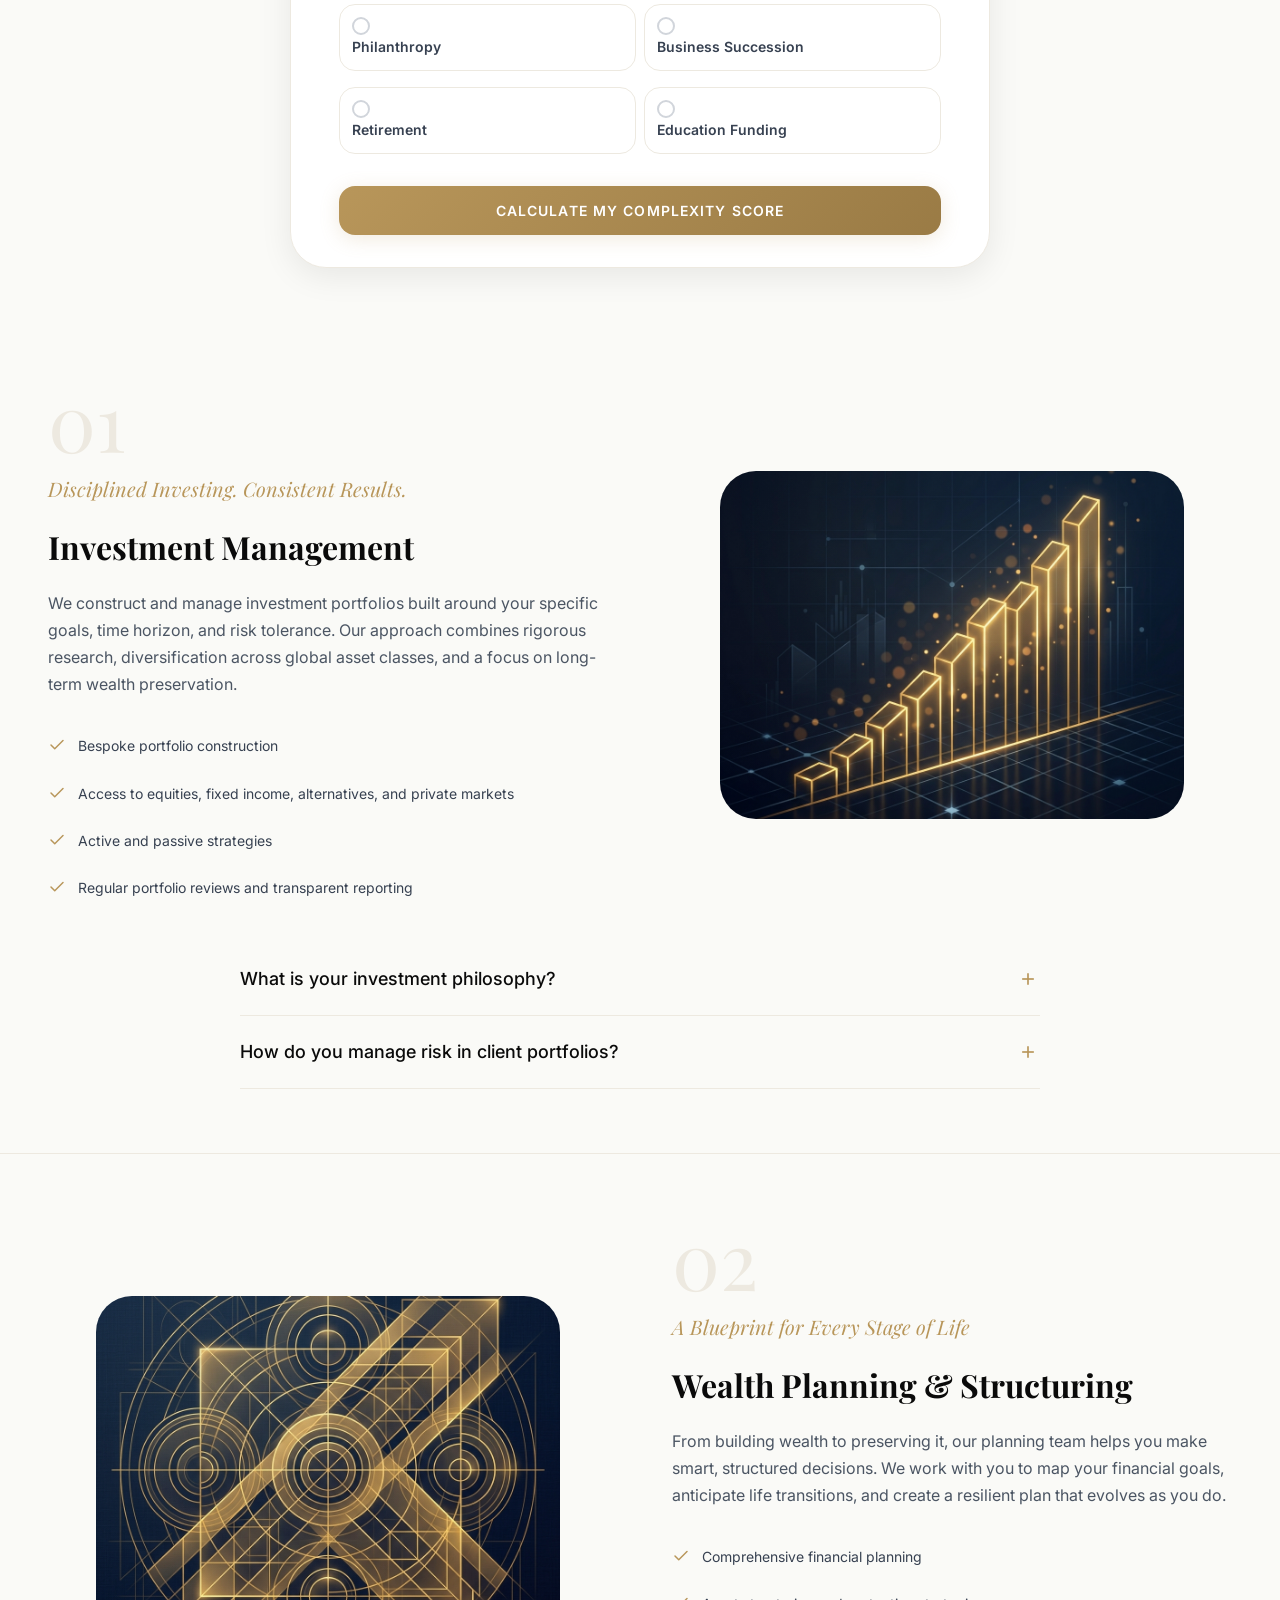
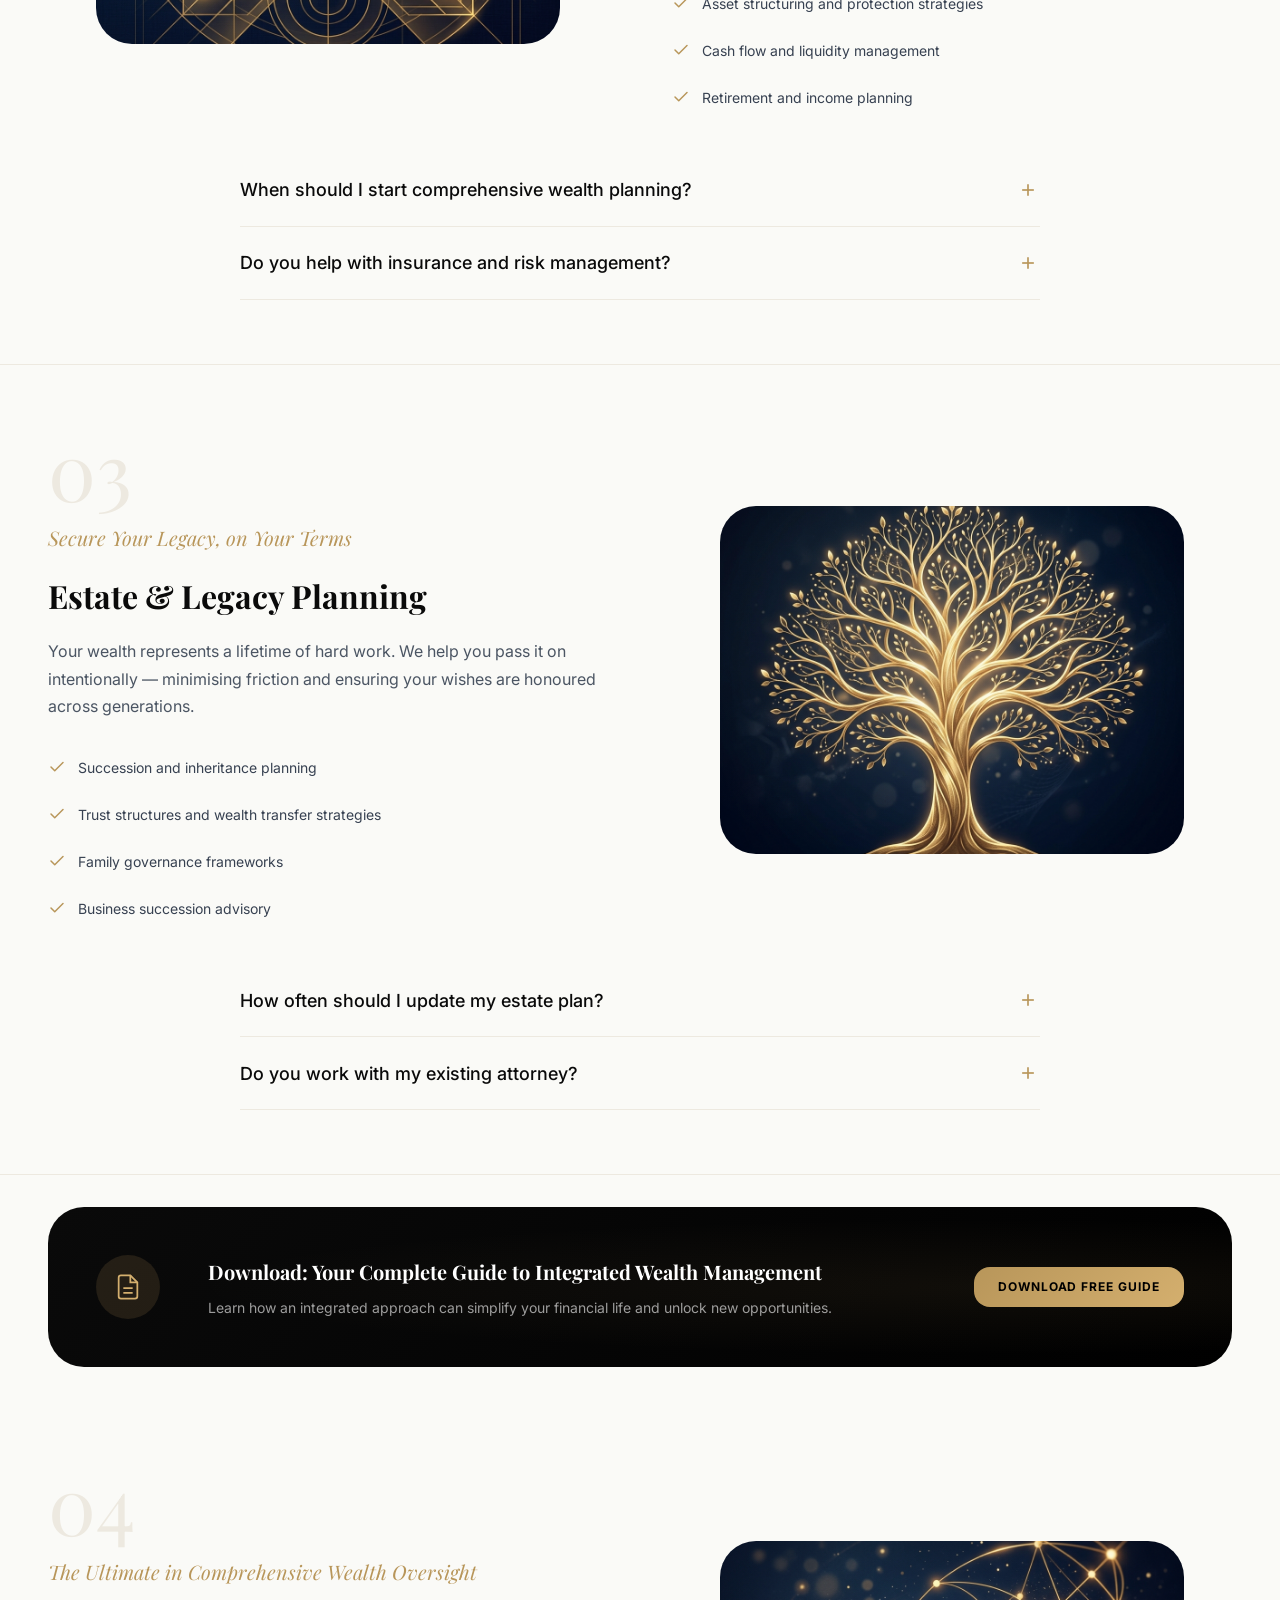
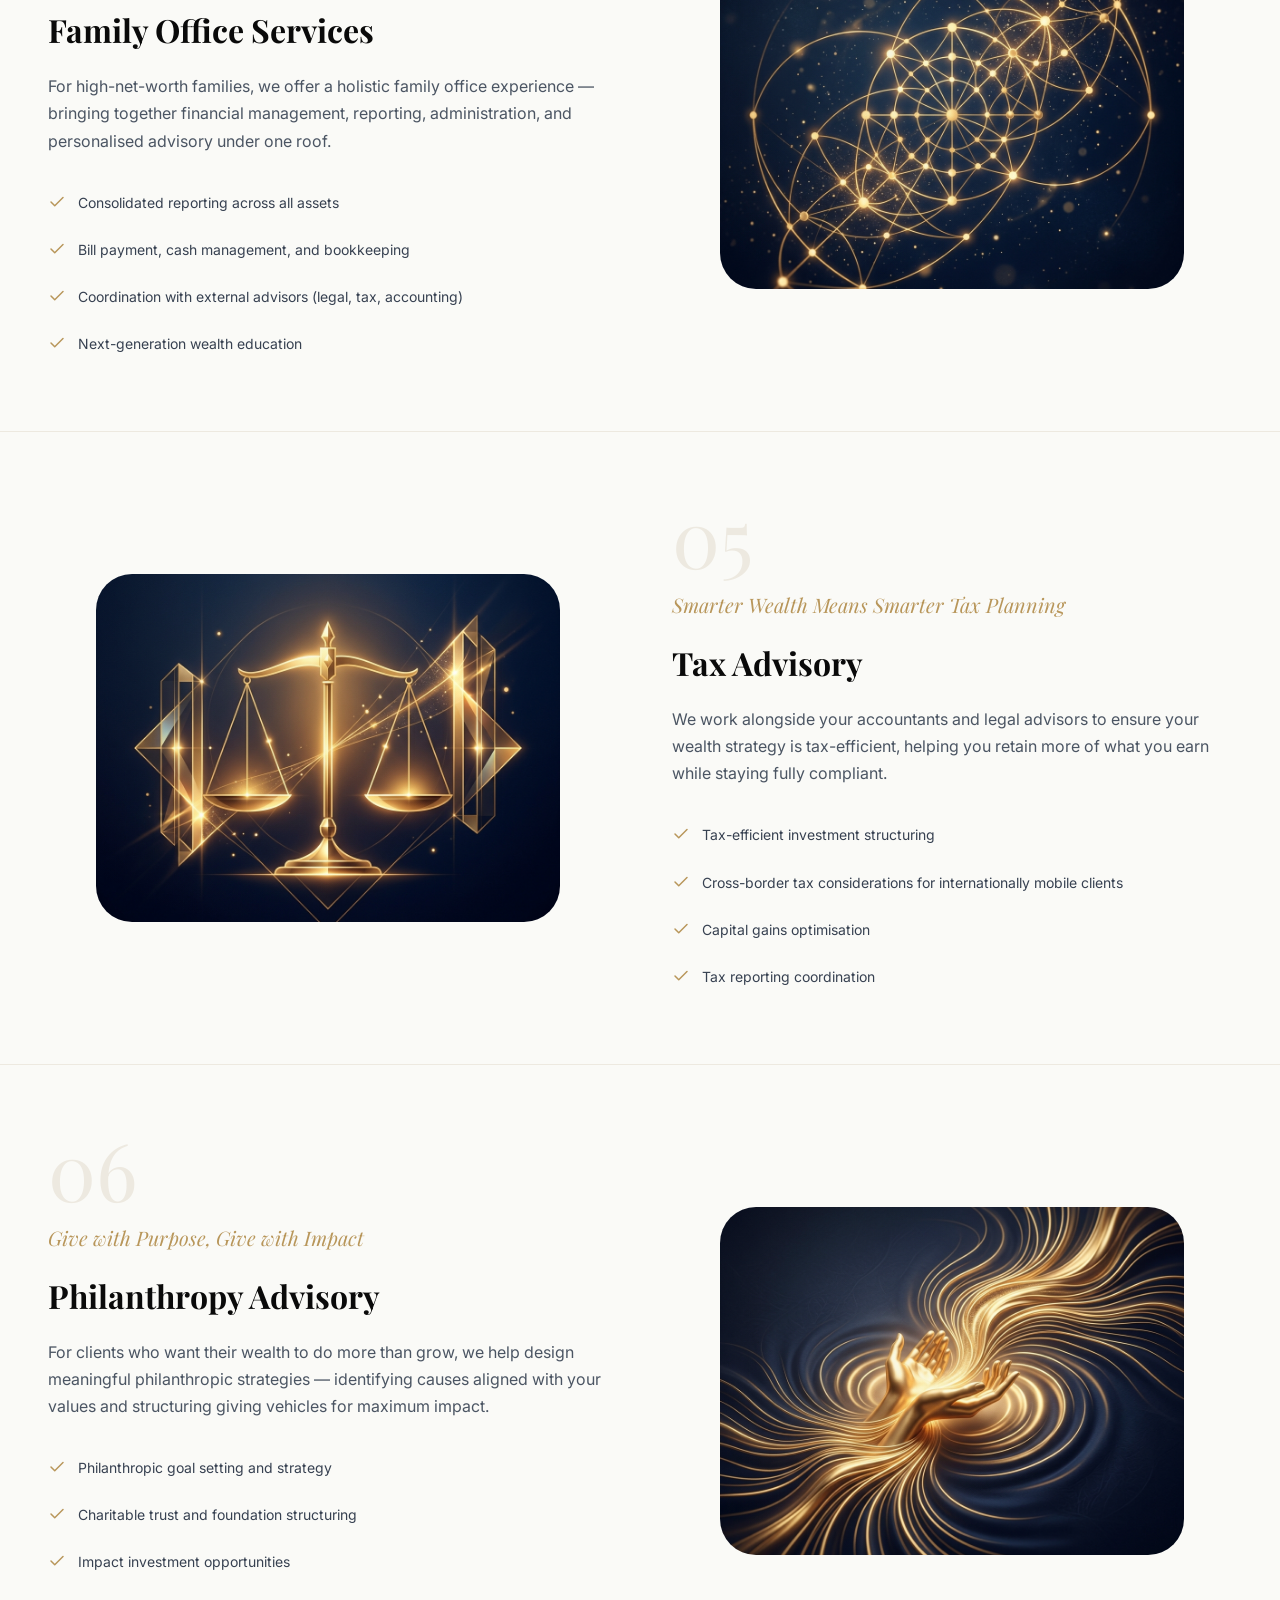
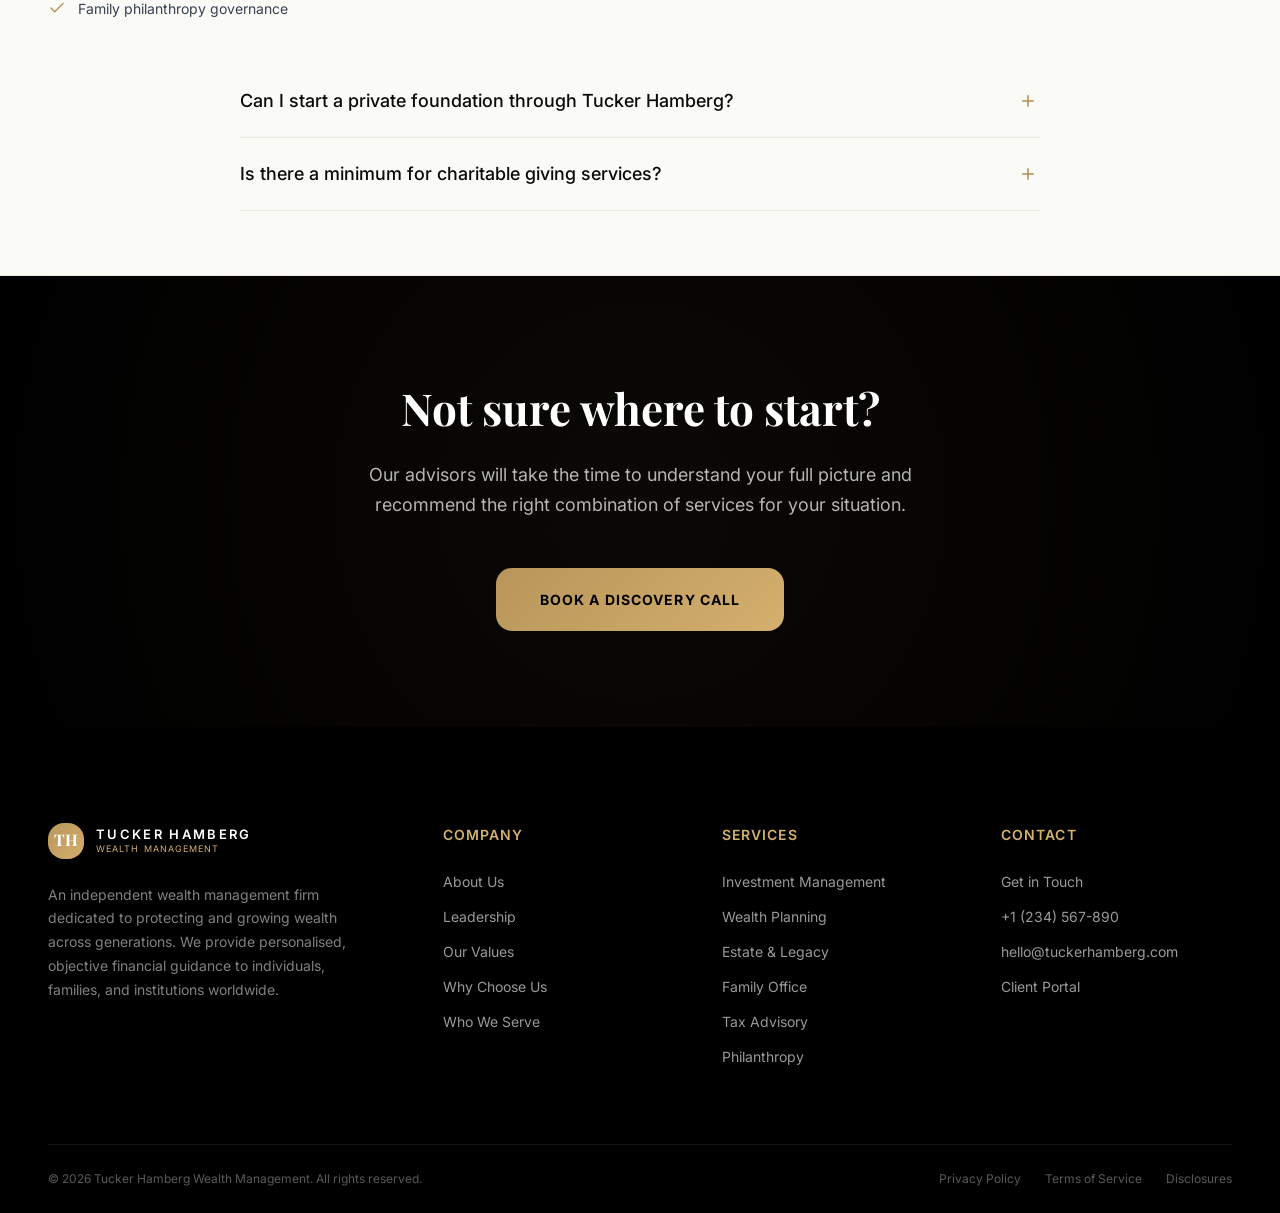
<file: services.html>
<!DOCTYPE html>
<html lang="en">
<head>
  <meta charset="UTF-8">
  <meta name="viewport" content="width=device-width, initial-scale=1.0">
  <title>Our Services — Tucker Hamberg Wealth Management</title>
  <meta name="description" content="Comprehensive wealth management services tailored to you — investment management, wealth planning, estate & legacy, family office, tax advisory, and philanthropy advisory.">
  <link rel="canonical" href="https://tuckerhamberg.com/services.html">
  <link rel="preconnect" href="https://fonts.googleapis.com">
  <link rel="preconnect" href="https://fonts.gstatic.com" crossorigin>
  <link href="https://fonts.googleapis.com/css2?family=Inter:wght@300;400;500;600;700&family=Playfair+Display:ital,wght@0,400;0,500;0,600;0,700;1,400;1,500&display=swap" rel="stylesheet">
  <link rel="stylesheet" href="styles.css">
</head>
<body>

  <!-- Skip Link -->
  <a href="#main" class="skip-link">Skip to main content</a>

  <!-- Loading Screen -->
  <div class="loading-screen" id="loadingScreen">
    <div class="loading-logo">TH</div>
    <div class="loading-bar"><div class="loading-bar-fill"></div></div>
  </div>

  <!-- Navbar -->
  <nav class="navbar" id="navbar" role="navigation" aria-label="Main navigation">
    <div class="navbar-inner">
      <a href="index.html" class="navbar-logo" aria-label="Tucker Hamberg - Home">
        <div class="navbar-logo-mark">TH</div>
        <div class="navbar-logo-text">Tucker Hamberg<span>Wealth Management</span></div>
      </a>
      <div class="navbar-links">
        <a href="about.html">About</a>
        <a href="services.html" class="active">Services</a>
        <a href="who-we-serve.html">Who We Serve</a>
        <a href="why-us.html">Why Choose Us</a>
        <a href="contact.html">Contact</a>
      </div>
      <div class="navbar-cta">
        <a href="contact.html" class="btn btn-primary btn-sm">Schedule Consultation</a>
      </div>
      <button class="menu-toggle" id="menuToggle" aria-label="Toggle menu" aria-expanded="false">
        <span></span><span></span><span></span>
      </button>
    </div>
  </nav>

  <!-- Mobile Menu -->
  <div class="mobile-menu" id="mobileMenu" role="dialog" aria-label="Mobile navigation">
    <a href="index.html">Home</a>
    <a href="about.html">About</a>
    <a href="services.html">Services</a>
    <a href="who-we-serve.html">Who We Serve</a>
    <a href="why-us.html">Why Choose Us</a>
    <a href="contact.html">Contact</a>
    <a href="contact.html" class="btn btn-dark-primary">Schedule Consultation</a>
  </div>

  <!-- Page Hero -->
  <section class="page-hero page-hero--services">
    <div class="container">
      <p class="overline page-overline reveal">Our Services</p>
      <h1 class="page-title reveal">Comprehensive Wealth Management, Tailored to You</h1>
      <p class="page-subtitle reveal">Managing wealth at a high level requires more than investment expertise — it demands an integrated view of your entire financial life. At Tucker Hamberg, our suite of services is designed to work together, covering every dimension of your financial world.</p>
    </div>
  </section>

  <!-- Credibility Bar -->
  <section class="credibility-bar reveal">
    <div class="container">
      <div class="credibility-inner">
        <span class="credibility-label">Trusted & Recognised</span>
        <div class="credibility-items">
          <div class="credibility-item"><svg width="18" height="18" viewBox="0 0 24 24" fill="none" stroke="currentColor" stroke-width="1.5"><path d="M12 22s8-4 8-10V5l-8-3-8 3v7c0 6 8 10 8 10z"/><path d="M9 12l2 2 4-4"/></svg>SEC Registered</div>
          <div class="credibility-divider"></div>
          <div class="credibility-item"><svg width="18" height="18" viewBox="0 0 24 24" fill="none" stroke="currentColor" stroke-width="1.5"><circle cx="12" cy="8" r="6"/><path d="M15.477 12.89L17 22l-5-3-5 3 1.523-9.11"/></svg>CFP™ Practitioners</div>
          <div class="credibility-divider"></div>
          <div class="credibility-item"><svg width="18" height="18" viewBox="0 0 24 24" fill="none" stroke="currentColor" stroke-width="1.5"><path d="M12 22s8-4 8-10V5l-8-3-8 3v7c0 6 8 10 8 10z"/></svg>Fiduciary Standard</div>
          <div class="credibility-divider"></div>
          <div class="credibility-item"><svg width="18" height="18" viewBox="0 0 24 24" fill="none" stroke="currentColor" stroke-width="1.5"><circle cx="12" cy="12" r="10"/><line x1="2" y1="12" x2="22" y2="12"/><path d="M12 2a15.3 15.3 0 014 10 15.3 15.3 0 01-4 10 15.3 15.3 0 01-4-10 15.3 15.3 0 014-10z"/></svg>Global Advisory</div>
        </div>
      </div>
    </div>
  </section>

  <!-- Sticky Service Navigation -->
  <div class="service-nav" id="serviceNav">
    <div class="container">
      <div class="service-nav-inner">
        <a href="#investment" class="service-nav-pill">Investment Management</a>
        <a href="#wealth-planning" class="service-nav-pill">Wealth Planning</a>
        <a href="#estate" class="service-nav-pill">Estate &amp; Legacy</a>
        <a href="#family-office" class="service-nav-pill">Family Office</a>
        <a href="#tax" class="service-nav-pill">Tax Advisory</a>
        <a href="#philanthropy" class="service-nav-pill">Philanthropy</a>
      </div>
    </div>
  </div>

  <!-- Main Content -->
  <main id="main">
    <div class="scroll-progress" id="scrollProgress"></div>

    <!-- Wealth Complexity Calculator -->
    <section class="section" style="padding-top: 48px; padding-bottom: 48px;">
      <div class="container">
        <div class="calculator-widget reveal" style="max-width: 700px; margin: 0 auto;">
          <div class="calculator-header">
            <svg width="24" height="24" viewBox="0 0 24 24" fill="none" stroke="currentColor" stroke-width="1.5"><rect x="4" y="2" width="16" height="20" rx="2"/><line x1="8" y1="6" x2="16" y2="6"/><line x1="8" y1="10" x2="16" y2="10"/><line x1="8" y1="14" x2="12" y2="14"/></svg>
            <h3>How Complex Are Your Wealth Needs?</h3>
          </div>
          <div class="calculator-body" id="calcBody">
            <div class="calc-field">
              <label>What types of assets do you hold?</label>
              <div class="calc-checkboxes">
                <label class="calc-checkbox"><input type="checkbox" value="1"><span class="calc-check-mark"></span>Real Estate</label>
                <label class="calc-checkbox"><input type="checkbox" value="1"><span class="calc-check-mark"></span>Equities & Bonds</label>
                <label class="calc-checkbox"><input type="checkbox" value="2"><span class="calc-check-mark"></span>Private Equity</label>
                <label class="calc-checkbox"><input type="checkbox" value="1"><span class="calc-check-mark"></span>Business Interests</label>
                <label class="calc-checkbox"><input type="checkbox" value="2"><span class="calc-check-mark"></span>International Assets</label>
                <label class="calc-checkbox"><input type="checkbox" value="1"><span class="calc-check-mark"></span>Art & Collectibles</label>
              </div>
            </div>
            <div class="calc-field">
              <label>How many jurisdictions are you involved in?</label>
              <div class="calc-checkboxes">
                <label class="calc-checkbox"><input type="radio" name="jurisdiction" value="1"><span class="calc-check-mark"></span>1 country</label>
                <label class="calc-checkbox"><input type="radio" name="jurisdiction" value="3"><span class="calc-check-mark"></span>2–3 countries</label>
                <label class="calc-checkbox"><input type="radio" name="jurisdiction" value="5"><span class="calc-check-mark"></span>4–5 countries</label>
                <label class="calc-checkbox"><input type="radio" name="jurisdiction" value="7"><span class="calc-check-mark"></span>6+ countries</label>
              </div>
            </div>
            <div class="calc-field">
              <label>Which planning areas are relevant to you?</label>
              <div class="calc-checkboxes">
                <label class="calc-checkbox"><input type="checkbox" value="1"><span class="calc-check-mark"></span>Tax Optimization</label>
                <label class="calc-checkbox"><input type="checkbox" value="1"><span class="calc-check-mark"></span>Estate Planning</label>
                <label class="calc-checkbox"><input type="checkbox" value="1"><span class="calc-check-mark"></span>Philanthropy</label>
                <label class="calc-checkbox"><input type="checkbox" value="1"><span class="calc-check-mark"></span>Business Succession</label>
                <label class="calc-checkbox"><input type="checkbox" value="1"><span class="calc-check-mark"></span>Retirement</label>
                <label class="calc-checkbox"><input type="checkbox" value="1"><span class="calc-check-mark"></span>Education Funding</label>
              </div>
            </div>
            <button class="btn btn-primary" id="calcBtn" style="width: 100%;">Calculate My Complexity Score</button>
            <div class="calc-result" id="calcResult" style="display: none;">
              <div class="result-label">Your Wealth Complexity Score</div>
              <div class="result-score" id="calcScore">0</div>
              <div class="result-level" id="calcLevel">—</div>
              <div class="result-desc" id="calcDesc"></div>
              <a href="contact.html" class="btn btn-primary btn-sm" style="margin-top: 16px;">Speak With a Specialist</a>
            </div>
          </div>
        </div>
      </div>
    </section>

    <!-- Service 1: Investment Management -->
    <section class="service-detail" id="investment">
      <div class="container">
        <div class="service-detail-inner reveal">
          <div class="service-content">
            <div class="service-number">01</div>
            <p class="service-subtitle">Disciplined Investing. Consistent Results.</p>
            <h2 class="service-heading">Investment Management</h2>
            <p class="service-body">We construct and manage investment portfolios built around your specific goals, time horizon, and risk tolerance. Our approach combines rigorous research, diversification across global asset classes, and a focus on long-term wealth preservation.</p>
            <ul class="service-points">
              <li class="service-point">
                <svg width="18" height="18" viewBox="0 0 24 24" fill="none" stroke="currentColor" stroke-width="2" stroke-linecap="round" stroke-linejoin="round"><polyline points="20 6 9 17 4 12"/></svg>
                Bespoke portfolio construction
              </li>
              <li class="service-point">
                <svg width="18" height="18" viewBox="0 0 24 24" fill="none" stroke="currentColor" stroke-width="2" stroke-linecap="round" stroke-linejoin="round"><polyline points="20 6 9 17 4 12"/></svg>
                Access to equities, fixed income, alternatives, and private markets
              </li>
              <li class="service-point">
                <svg width="18" height="18" viewBox="0 0 24 24" fill="none" stroke="currentColor" stroke-width="2" stroke-linecap="round" stroke-linejoin="round"><polyline points="20 6 9 17 4 12"/></svg>
                Active and passive strategies
              </li>
              <li class="service-point">
                <svg width="18" height="18" viewBox="0 0 24 24" fill="none" stroke="currentColor" stroke-width="2" stroke-linecap="round" stroke-linejoin="round"><polyline points="20 6 9 17 4 12"/></svg>
                Regular portfolio reviews and transparent reporting
              </li>
            </ul>
          </div>
          <div class="service-visual">
            <div class="service-visual-bg" style="overflow: hidden;">
              <img src="images/service-investment.png" alt="Investment Management" loading="lazy" style="width: 100%; height: 100%; object-fit: cover; opacity: 0.85;">
            </div>
          </div>
        </div>
        <!-- FAQ for Investment -->
        <div class="faq-list" style="margin-top: 32px;">
          <div class="faq-item"><button class="faq-question">What is your investment philosophy?<span class="faq-icon"><svg width="20" height="20" viewBox="0 0 24 24" fill="none" stroke="currentColor" stroke-width="2"><line x1="12" y1="5" x2="12" y2="19"/><line x1="5" y1="12" x2="19" y2="12"/></svg></span></button><div class="faq-answer"><div class="faq-answer-inner">We believe in disciplined, evidence-based investing. Our approach combines strategic asset allocation with tactical adjustments based on market conditions. We prioritize long-term wealth preservation while seeking consistent, risk-adjusted returns across market cycles.</div></div></div>
          <div class="faq-item"><button class="faq-question">How do you manage risk in client portfolios?<span class="faq-icon"><svg width="20" height="20" viewBox="0 0 24 24" fill="none" stroke="currentColor" stroke-width="2"><line x1="12" y1="5" x2="12" y2="19"/><line x1="5" y1="12" x2="19" y2="12"/></svg></span></button><div class="faq-answer"><div class="faq-answer-inner">Risk management is embedded at every level — from broad diversification and asset allocation to ongoing monitoring and rebalancing. We use stress-testing and scenario analysis to ensure portfolios can withstand adverse market conditions while staying aligned with your goals.</div></div></div>
        </div>
      </div>
    </section>

    <!-- Service 2: Wealth Planning & Structuring -->
    <section class="service-detail" id="wealth-planning">
      <div class="container">
        <div class="service-detail-inner reveal">
          <div class="service-content">
            <div class="service-number">02</div>
            <p class="service-subtitle">A Blueprint for Every Stage of Life</p>
            <h2 class="service-heading">Wealth Planning &amp; Structuring</h2>
            <p class="service-body">From building wealth to preserving it, our planning team helps you make smart, structured decisions. We work with you to map your financial goals, anticipate life transitions, and create a resilient plan that evolves as you do.</p>
            <ul class="service-points">
              <li class="service-point">
                <svg width="18" height="18" viewBox="0 0 24 24" fill="none" stroke="currentColor" stroke-width="2" stroke-linecap="round" stroke-linejoin="round"><polyline points="20 6 9 17 4 12"/></svg>
                Comprehensive financial planning
              </li>
              <li class="service-point">
                <svg width="18" height="18" viewBox="0 0 24 24" fill="none" stroke="currentColor" stroke-width="2" stroke-linecap="round" stroke-linejoin="round"><polyline points="20 6 9 17 4 12"/></svg>
                Asset structuring and protection strategies
              </li>
              <li class="service-point">
                <svg width="18" height="18" viewBox="0 0 24 24" fill="none" stroke="currentColor" stroke-width="2" stroke-linecap="round" stroke-linejoin="round"><polyline points="20 6 9 17 4 12"/></svg>
                Cash flow and liquidity management
              </li>
              <li class="service-point">
                <svg width="18" height="18" viewBox="0 0 24 24" fill="none" stroke="currentColor" stroke-width="2" stroke-linecap="round" stroke-linejoin="round"><polyline points="20 6 9 17 4 12"/></svg>
                Retirement and income planning
              </li>
            </ul>
          </div>
          <div class="service-visual">
            <div class="service-visual-bg" style="overflow: hidden;">
              <img src="images/service-wealth-plan.png" alt="Wealth Planning & Structuring" loading="lazy" style="width: 100%; height: 100%; object-fit: cover; opacity: 0.85;">
            </div>
          </div>
        </div>
        <!-- FAQ for Wealth Planning -->
        <div class="faq-list" style="margin-top: 32px;">
          <div class="faq-item"><button class="faq-question">When should I start comprehensive wealth planning?<span class="faq-icon"><svg width="20" height="20" viewBox="0 0 24 24" fill="none" stroke="currentColor" stroke-width="2"><line x1="12" y1="5" x2="12" y2="19"/><line x1="5" y1="12" x2="19" y2="12"/></svg></span></button><div class="faq-answer"><div class="faq-answer-inner">The best time to start is now. Whether you're accumulating wealth, approaching a major life transition, or planning for retirement, early planning gives us more options to structure your financial life efficiently. Most clients wish they had started sooner.</div></div></div>
          <div class="faq-item"><button class="faq-question">Do you help with insurance and risk management?<span class="faq-icon"><svg width="20" height="20" viewBox="0 0 24 24" fill="none" stroke="currentColor" stroke-width="2"><line x1="12" y1="5" x2="12" y2="19"/><line x1="5" y1="12" x2="19" y2="12"/></svg></span></button><div class="faq-answer"><div class="faq-answer-inner">Yes. While we don't sell insurance products, we review your existing coverage and work with independent insurance specialists to ensure you have appropriate protection for life, disability, long-term care, and property — all as part of your comprehensive wealth plan.</div></div></div>
        </div>
      </div>
    </section>

    <!-- Service 3: Estate & Legacy Planning -->
    <section class="service-detail" id="estate">
      <div class="container">
        <div class="service-detail-inner reveal">
          <div class="service-content">
            <div class="service-number">03</div>
            <p class="service-subtitle">Secure Your Legacy, on Your Terms</p>
            <h2 class="service-heading">Estate &amp; Legacy Planning</h2>
            <p class="service-body">Your wealth represents a lifetime of hard work. We help you pass it on intentionally — minimising friction and ensuring your wishes are honoured across generations.</p>
            <ul class="service-points">
              <li class="service-point">
                <svg width="18" height="18" viewBox="0 0 24 24" fill="none" stroke="currentColor" stroke-width="2" stroke-linecap="round" stroke-linejoin="round"><polyline points="20 6 9 17 4 12"/></svg>
                Succession and inheritance planning
              </li>
              <li class="service-point">
                <svg width="18" height="18" viewBox="0 0 24 24" fill="none" stroke="currentColor" stroke-width="2" stroke-linecap="round" stroke-linejoin="round"><polyline points="20 6 9 17 4 12"/></svg>
                Trust structures and wealth transfer strategies
              </li>
              <li class="service-point">
                <svg width="18" height="18" viewBox="0 0 24 24" fill="none" stroke="currentColor" stroke-width="2" stroke-linecap="round" stroke-linejoin="round"><polyline points="20 6 9 17 4 12"/></svg>
                Family governance frameworks
              </li>
              <li class="service-point">
                <svg width="18" height="18" viewBox="0 0 24 24" fill="none" stroke="currentColor" stroke-width="2" stroke-linecap="round" stroke-linejoin="round"><polyline points="20 6 9 17 4 12"/></svg>
                Business succession advisory
              </li>
            </ul>
          </div>
          <div class="service-visual">
            <div class="service-visual-bg" style="overflow: hidden;">
              <img src="images/service-estate.png" alt="Estate & Legacy Planning" loading="lazy" style="width: 100%; height: 100%; object-fit: cover; opacity: 0.85;">
            </div>
          </div>
        </div>
        <!-- FAQ for Estate -->
        <div class="faq-list" style="margin-top: 32px;">
          <div class="faq-item"><button class="faq-question">How often should I update my estate plan?<span class="faq-icon"><svg width="20" height="20" viewBox="0 0 24 24" fill="none" stroke="currentColor" stroke-width="2"><line x1="12" y1="5" x2="12" y2="19"/><line x1="5" y1="12" x2="19" y2="12"/></svg></span></button><div class="faq-answer"><div class="faq-answer-inner">We recommend reviewing your estate plan at least every 3-5 years, or after any major life event — marriage, birth of a child, divorce, significant change in assets, or changes in tax law. We proactively alert clients when legislative changes may affect their plans.</div></div></div>
          <div class="faq-item"><button class="faq-question">Do you work with my existing attorney?<span class="faq-icon"><svg width="20" height="20" viewBox="0 0 24 24" fill="none" stroke="currentColor" stroke-width="2"><line x1="12" y1="5" x2="12" y2="19"/><line x1="5" y1="12" x2="19" y2="12"/></svg></span></button><div class="faq-answer"><div class="faq-answer-inner">Absolutely. We collaborate closely with your legal counsel to ensure your estate plan and wealth strategy are fully aligned. If you don't have an estate attorney, we can recommend trusted professionals from our network.</div></div></div>
        </div>
      </div>
    </section>

    <!-- Inline Lead Capture -->
    <section style="padding: 32px 0;">
      <div class="container">
        <div class="lead-capture reveal">
          <div class="lead-capture-icon"><svg width="28" height="28" viewBox="0 0 24 24" fill="none" stroke="currentColor" stroke-width="1.5"><path d="M14 2H6a2 2 0 00-2 2v16a2 2 0 002 2h12a2 2 0 002-2V8z"/><polyline points="14 2 14 8 20 8"/><line x1="16" y1="13" x2="8" y2="13"/><line x1="16" y1="17" x2="8" y2="17"/></svg></div>
          <div class="lead-capture-content">
            <h3>Download: Your Complete Guide to Integrated Wealth Management</h3>
            <p>Learn how an integrated approach can simplify your financial life and unlock new opportunities.</p>
          </div>
          <a href="contact.html" class="btn btn-dark-primary btn-sm">Download Free Guide</a>
        </div>
      </div>
    </section>

    <!-- Service 4: Family Office Services -->
    <section class="service-detail" id="family-office">
      <div class="container">
        <div class="service-detail-inner reveal">
          <div class="service-content">
            <div class="service-number">04</div>
            <p class="service-subtitle">The Ultimate in Comprehensive Wealth Oversight</p>
            <h2 class="service-heading">Family Office Services</h2>
            <p class="service-body">For high-net-worth families, we offer a holistic family office experience — bringing together financial management, reporting, administration, and personalised advisory under one roof.</p>
            <ul class="service-points">
              <li class="service-point">
                <svg width="18" height="18" viewBox="0 0 24 24" fill="none" stroke="currentColor" stroke-width="2" stroke-linecap="round" stroke-linejoin="round"><polyline points="20 6 9 17 4 12"/></svg>
                Consolidated reporting across all assets
              </li>
              <li class="service-point">
                <svg width="18" height="18" viewBox="0 0 24 24" fill="none" stroke="currentColor" stroke-width="2" stroke-linecap="round" stroke-linejoin="round"><polyline points="20 6 9 17 4 12"/></svg>
                Bill payment, cash management, and bookkeeping
              </li>
              <li class="service-point">
                <svg width="18" height="18" viewBox="0 0 24 24" fill="none" stroke="currentColor" stroke-width="2" stroke-linecap="round" stroke-linejoin="round"><polyline points="20 6 9 17 4 12"/></svg>
                Coordination with external advisors (legal, tax, accounting)
              </li>
              <li class="service-point">
                <svg width="18" height="18" viewBox="0 0 24 24" fill="none" stroke="currentColor" stroke-width="2" stroke-linecap="round" stroke-linejoin="round"><polyline points="20 6 9 17 4 12"/></svg>
                Next-generation wealth education
              </li>
            </ul>
          </div>
          <div class="service-visual">
            <div class="service-visual-bg" style="overflow: hidden;">
              <img src="images/service-family-office.png" alt="Family Office Services" loading="lazy" style="width: 100%; height: 100%; object-fit: cover; opacity: 0.85;">
            </div>
          </div>
        </div>
      </div>
    </section>

    <!-- Service 5: Tax Advisory -->
    <section class="service-detail" id="tax">
      <div class="container">
        <div class="service-detail-inner reveal">
          <div class="service-content">
            <div class="service-number">05</div>
            <p class="service-subtitle">Smarter Wealth Means Smarter Tax Planning</p>
            <h2 class="service-heading">Tax Advisory</h2>
            <p class="service-body">We work alongside your accountants and legal advisors to ensure your wealth strategy is tax-efficient, helping you retain more of what you earn while staying fully compliant.</p>
            <ul class="service-points">
              <li class="service-point">
                <svg width="18" height="18" viewBox="0 0 24 24" fill="none" stroke="currentColor" stroke-width="2" stroke-linecap="round" stroke-linejoin="round"><polyline points="20 6 9 17 4 12"/></svg>
                Tax-efficient investment structuring
              </li>
              <li class="service-point">
                <svg width="18" height="18" viewBox="0 0 24 24" fill="none" stroke="currentColor" stroke-width="2" stroke-linecap="round" stroke-linejoin="round"><polyline points="20 6 9 17 4 12"/></svg>
                Cross-border tax considerations for internationally mobile clients
              </li>
              <li class="service-point">
                <svg width="18" height="18" viewBox="0 0 24 24" fill="none" stroke="currentColor" stroke-width="2" stroke-linecap="round" stroke-linejoin="round"><polyline points="20 6 9 17 4 12"/></svg>
                Capital gains optimisation
              </li>
              <li class="service-point">
                <svg width="18" height="18" viewBox="0 0 24 24" fill="none" stroke="currentColor" stroke-width="2" stroke-linecap="round" stroke-linejoin="round"><polyline points="20 6 9 17 4 12"/></svg>
                Tax reporting coordination
              </li>
            </ul>
          </div>
          <div class="service-visual">
            <div class="service-visual-bg" style="overflow: hidden;">
              <img src="images/service-tax.png" alt="Tax Advisory" loading="lazy" style="width: 100%; height: 100%; object-fit: cover; opacity: 0.85;">
            </div>
          </div>
        </div>
      </div>
    </section>

    <!-- Service 6: Philanthropy Advisory -->
    <section class="service-detail" id="philanthropy">
      <div class="container">
        <div class="service-detail-inner reveal">
          <div class="service-content">
            <div class="service-number">06</div>
            <p class="service-subtitle">Give with Purpose, Give with Impact</p>
            <h2 class="service-heading">Philanthropy Advisory</h2>
            <p class="service-body">For clients who want their wealth to do more than grow, we help design meaningful philanthropic strategies — identifying causes aligned with your values and structuring giving vehicles for maximum impact.</p>
            <ul class="service-points">
              <li class="service-point">
                <svg width="18" height="18" viewBox="0 0 24 24" fill="none" stroke="currentColor" stroke-width="2" stroke-linecap="round" stroke-linejoin="round"><polyline points="20 6 9 17 4 12"/></svg>
                Philanthropic goal setting and strategy
              </li>
              <li class="service-point">
                <svg width="18" height="18" viewBox="0 0 24 24" fill="none" stroke="currentColor" stroke-width="2" stroke-linecap="round" stroke-linejoin="round"><polyline points="20 6 9 17 4 12"/></svg>
                Charitable trust and foundation structuring
              </li>
              <li class="service-point">
                <svg width="18" height="18" viewBox="0 0 24 24" fill="none" stroke="currentColor" stroke-width="2" stroke-linecap="round" stroke-linejoin="round"><polyline points="20 6 9 17 4 12"/></svg>
                Impact investment opportunities
              </li>
              <li class="service-point">
                <svg width="18" height="18" viewBox="0 0 24 24" fill="none" stroke="currentColor" stroke-width="2" stroke-linecap="round" stroke-linejoin="round"><polyline points="20 6 9 17 4 12"/></svg>
                Family philanthropy governance
              </li>
            </ul>
          </div>
          <div class="service-visual">
            <div class="service-visual-bg" style="overflow: hidden;">
              <img src="images/service-philanthropy.png" alt="Philanthropy Advisory" loading="lazy" style="width: 100%; height: 100%; object-fit: cover; opacity: 0.85;">
            </div>
          </div>
        </div>
        <!-- FAQ for Philanthropy -->
        <div class="faq-list" style="margin-top: 32px;">
          <div class="faq-item"><button class="faq-question">Can I start a private foundation through Tucker Hamberg?<span class="faq-icon"><svg width="20" height="20" viewBox="0 0 24 24" fill="none" stroke="currentColor" stroke-width="2"><line x1="12" y1="5" x2="12" y2="19"/><line x1="5" y1="12" x2="19" y2="12"/></svg></span></button><div class="faq-answer"><div class="faq-answer-inner">Yes. We help clients evaluate whether a private foundation, donor-advised fund, or charitable trust is the most appropriate vehicle for their philanthropic goals. We coordinate with legal and tax professionals to establish and manage these entities.</div></div></div>
          <div class="faq-item"><button class="faq-question">Is there a minimum for charitable giving services?<span class="faq-icon"><svg width="20" height="20" viewBox="0 0 24 24" fill="none" stroke="currentColor" stroke-width="2"><line x1="12" y1="5" x2="12" y2="19"/><line x1="5" y1="12" x2="19" y2="12"/></svg></span></button><div class="faq-answer"><div class="faq-answer-inner">There is no strict minimum for philanthropic advisory. Whether you're making annual charitable contributions or planning a multi-million-dollar foundation, we tailor our approach to the scale and ambition of your giving.</div></div></div>
        </div>
      </div>
    </section>

    <!-- CTA Strip -->
    <section class="cta-strip">
      <div class="container">
        <h2 class="cta-title reveal">Not sure where to start?</h2>
        <p class="cta-subtitle reveal">Our advisors will take the time to understand your full picture and recommend the right combination of services for your situation.</p>
        <a href="contact.html" class="btn btn-dark-primary btn-lg reveal">Book a Discovery Call</a>
      </div>
    </section>

  </main>

  <!-- Footer -->
  <footer class="footer" role="contentinfo">
    <div class="container">
      <div class="footer-grid">
        <div class="footer-brand">
          <div class="footer-logo">
            <div class="footer-logo-mark">TH</div>
            <div class="footer-logo-text">Tucker Hamberg<span>Wealth Management</span></div>
          </div>
          <p class="footer-desc">An independent wealth management firm dedicated to protecting and growing wealth across generations. We provide personalised, objective financial guidance to individuals, families, and institutions worldwide.</p>
        </div>
        <div class="footer-column">
          <h3 class="footer-heading">Company</h3>
          <a href="about.html">About Us</a>
          <a href="about.html#team">Leadership</a>
          <a href="about.html#values">Our Values</a>
          <a href="why-us.html">Why Choose Us</a>
          <a href="who-we-serve.html">Who We Serve</a>
        </div>
        <div class="footer-column">
          <h3 class="footer-heading">Services</h3>
          <a href="services.html#investment">Investment Management</a>
          <a href="services.html#wealth-planning">Wealth Planning</a>
          <a href="services.html#estate">Estate &amp; Legacy</a>
          <a href="services.html#family-office">Family Office</a>
          <a href="services.html#tax">Tax Advisory</a>
          <a href="services.html#philanthropy">Philanthropy</a>
        </div>
        <div class="footer-column">
          <h3 class="footer-heading">Contact</h3>
          <a href="contact.html">Get in Touch</a>
          <a href="tel:+1234567890">+1 (234) 567-890</a>
          <a href="mailto:hello@tuckerhamberg.com">hello@tuckerhamberg.com</a>
          <a href="#">Client Portal</a>
        </div>
      </div>
      <div class="footer-bottom">
        <p>&copy; 2026 Tucker Hamberg Wealth Management. All rights reserved.</p>
        <div class="footer-bottom-links">
          <a href="privacy.html">Privacy Policy</a>
          <a href="privacy.html#terms">Terms of Service</a>
          <a href="privacy.html#disclosures">Disclosures</a>
        </div>
      </div>
    </div>
  </footer>

  <!-- Back to Top -->
  <button class="back-to-top" id="backToTop" aria-label="Back to top">
    <svg width="20" height="20" viewBox="0 0 24 24" fill="none" stroke="currentColor" stroke-width="2"><path d="M18 15l-6-6-6 6"/></svg>
  </button>

  <!-- Mobile Sticky CTA -->
  <div class="mobile-sticky-cta">
    <a href="contact.html" class="btn btn-dark-primary btn-sm">Book a Consultation</a>
  </div>

  <!-- Scripts -->
  <script>
  // Loading screen
  window.addEventListener('load', () => {
    setTimeout(() => {
      document.getElementById('loadingScreen').classList.add('hidden');
    }, 1500);
  });

  // Navbar scroll
  const navbar = document.getElementById('navbar');
  let lastScroll = 0;
  window.addEventListener('scroll', () => {
    if (window.scrollY > 80) {
      navbar.classList.add('scrolled');
    } else {
      navbar.classList.remove('scrolled');
    }
  });

  // Mobile menu
  const menuToggle = document.getElementById('menuToggle');
  const mobileMenu = document.getElementById('mobileMenu');
  menuToggle.addEventListener('click', () => {
    menuToggle.classList.toggle('active');
    mobileMenu.classList.toggle('active');
    document.body.style.overflow = mobileMenu.classList.contains('active') ? 'hidden' : '';
    menuToggle.setAttribute('aria-expanded', mobileMenu.classList.contains('active'));
  });

  // Scroll reveal
  const revealElements = document.querySelectorAll('.reveal, .reveal-left, .reveal-right, .reveal-scale');
  const revealObserver = new IntersectionObserver((entries) => {
    entries.forEach(entry => {
      if (entry.isIntersecting) {
        entry.target.classList.add('visible');
      }
    });
  }, { threshold: 0.1, rootMargin: '0px 0px -50px 0px' });
  revealElements.forEach(el => revealObserver.observe(el));

  // Counter animation
  function animateCounter(el) {
    const target = parseInt(el.getAttribute('data-target'));
    const suffix = el.getAttribute('data-suffix') || '';
    const prefix = el.getAttribute('data-prefix') || '';
    const duration = 2000;
    const start = performance.now();
    function update(now) {
      const elapsed = now - start;
      const progress = Math.min(elapsed / duration, 1);
      const eased = 1 - Math.pow(1 - progress, 3);
      const current = Math.round(target * eased);
      el.textContent = prefix + current.toLocaleString() + suffix;
      if (progress < 1) requestAnimationFrame(update);
    }
    requestAnimationFrame(update);
  }

  const counterElements = document.querySelectorAll('[data-counter]');
  const counterObserver = new IntersectionObserver((entries) => {
    entries.forEach(entry => {
      if (entry.isIntersecting) {
        animateCounter(entry.target);
        counterObserver.unobserve(entry.target);
      }
    });
  }, { threshold: 0.5 });
  counterElements.forEach(el => counterObserver.observe(el));

  // Back to top
  const backToTop = document.getElementById('backToTop');
  window.addEventListener('scroll', () => {
    if (window.scrollY > 600) {
      backToTop.classList.add('visible');
    } else {
      backToTop.classList.remove('visible');
    }
  });
  backToTop.addEventListener('click', () => {
    window.scrollTo({ top: 0, behavior: 'smooth' });
  });

  // Service nav pill active state on scroll
  const serviceNavPills = document.querySelectorAll('.service-nav-pill');
  const serviceSections = document.querySelectorAll('.service-detail');
  const serviceNavEl = document.getElementById('serviceNav');

  function updateActiveServicePill() {
    const navHeight = serviceNavEl ? serviceNavEl.offsetHeight + 80 : 150;
    let currentSection = '';

    serviceSections.forEach(section => {
      const sectionTop = section.offsetTop - navHeight - 20;
      if (window.scrollY >= sectionTop) {
        currentSection = section.getAttribute('id');
      }
    });

    serviceNavPills.forEach(pill => {
      pill.classList.remove('active');
      if (pill.getAttribute('href') === '#' + currentSection) {
        pill.classList.add('active');
      }
    });
  }

  window.addEventListener('scroll', updateActiveServicePill);
  updateActiveServicePill();

  // FAQ Accordion
  document.querySelectorAll('.faq-question').forEach(q => {
    q.addEventListener('click', () => {
      const item = q.parentElement;
      const isOpen = item.classList.contains('active');
      // Close siblings only
      const parent = item.closest('.faq-list');
      parent.querySelectorAll('.faq-item').forEach(i => i.classList.remove('active'));
      if (!isOpen) item.classList.add('active');
    });
  });

  // Wealth Complexity Calculator
  document.querySelectorAll('.calc-checkbox').forEach(cb => {
    cb.addEventListener('click', () => {
      const input = cb.querySelector('input');
      if (input.type === 'radio') {
        cb.closest('.calc-checkboxes').querySelectorAll('.calc-checkbox').forEach(c => c.classList.remove('checked'));
        cb.classList.add('checked');
        input.checked = true;
      } else {
        cb.classList.toggle('checked');
        input.checked = !input.checked;
      }
    });
  });

  document.getElementById('calcBtn').addEventListener('click', () => {
    let score = 0;
    document.querySelectorAll('.calc-checkbox.checked input').forEach(input => {
      score += parseInt(input.value) || 1;
    });
    score = Math.min(score * 6, 100); // Scale to 100
    const result = document.getElementById('calcResult');
    result.style.display = 'block';
    document.getElementById('calcScore').textContent = score + '/100';
    let level, desc;
    if (score <= 25) { level = 'Low Complexity'; desc = 'Your wealth management needs are relatively straightforward. A focused investment and planning approach would serve you well.'; }
    else if (score <= 50) { level = 'Medium Complexity'; desc = 'You have multiple financial dimensions that benefit from coordinated management. An integrated wealth planning approach is recommended.'; }
    else if (score <= 75) { level = 'High Complexity'; desc = 'Your financial life spans multiple asset classes, jurisdictions, or planning areas. You would benefit significantly from comprehensive wealth management.'; }
    else { level = 'Ultra-High Complexity'; desc = 'Your wealth management needs are institutional-grade. A full-service, dedicated advisory team with family office capabilities is strongly recommended.'; }
    document.getElementById('calcLevel').textContent = level;
    document.getElementById('calcDesc').textContent = desc;
  });
  
    // Scroll Progress Bar
    const scrollProg = document.getElementById('scrollProgress');
    if (scrollProg) {
      window.addEventListener('scroll', () => {
        const pct = (window.scrollY / (document.documentElement.scrollHeight - window.innerHeight)) * 100;
        scrollProg.style.width = pct + '%';
      }, { passive: true });
    }

    // Image Lazy Load Fade-In
    document.querySelectorAll('img[loading="lazy"]').forEach(img => {
      img.style.opacity = '0';
      img.style.transition = 'opacity 0.8s ease';
      if (img.complete) { img.style.opacity = '1'; }
      else { img.addEventListener('load', () => { img.style.opacity = '1'; }); }
    });

    // Card Mouse Tilt Effect
    document.querySelectorAll('.card-segment, .card-value, .card-insight, .card-scenario').forEach(card => {
      card.addEventListener('mousemove', (e) => {
        const r = card.getBoundingClientRect();
        const x = (e.clientX - r.left) / r.width - 0.5;
        const y = (e.clientY - r.top) / r.height - 0.5;
        card.style.transform = `perspective(800px) rotateX(${-y*5}deg) rotateY(${x*5}deg) translateY(-6px) scale(1.02)`;
      });
      card.addEventListener('mouseleave', () => {
        card.style.transform = '';
        card.style.transition = 'transform 0.5s cubic-bezier(0.23, 1, 0.32, 1)';
        setTimeout(() => card.style.transition = '', 500);
      });
    });

    // Staggered Grid Reveal
    document.querySelectorAll('.grid').forEach(g => {
      const items = g.querySelectorAll('.card, .stat-card, .award-item');
      const gObs = new IntersectionObserver((e) => {
        if (e[0].isIntersecting) {
          items.forEach((c, i) => setTimeout(() => { c.style.opacity='1'; c.style.transform='translateY(0)'; }, i*120));
          gObs.disconnect();
        }
      }, { threshold: 0.15 });
      if (items.length) {
        items.forEach(c => { c.style.opacity='0'; c.style.transform='translateY(30px)'; c.style.transition='opacity 0.6s ease, transform 0.6s cubic-bezier(0.23, 1, 0.32, 1)'; });
        gObs.observe(g);
      }
    });
</script>

</body>
</html>
</file>
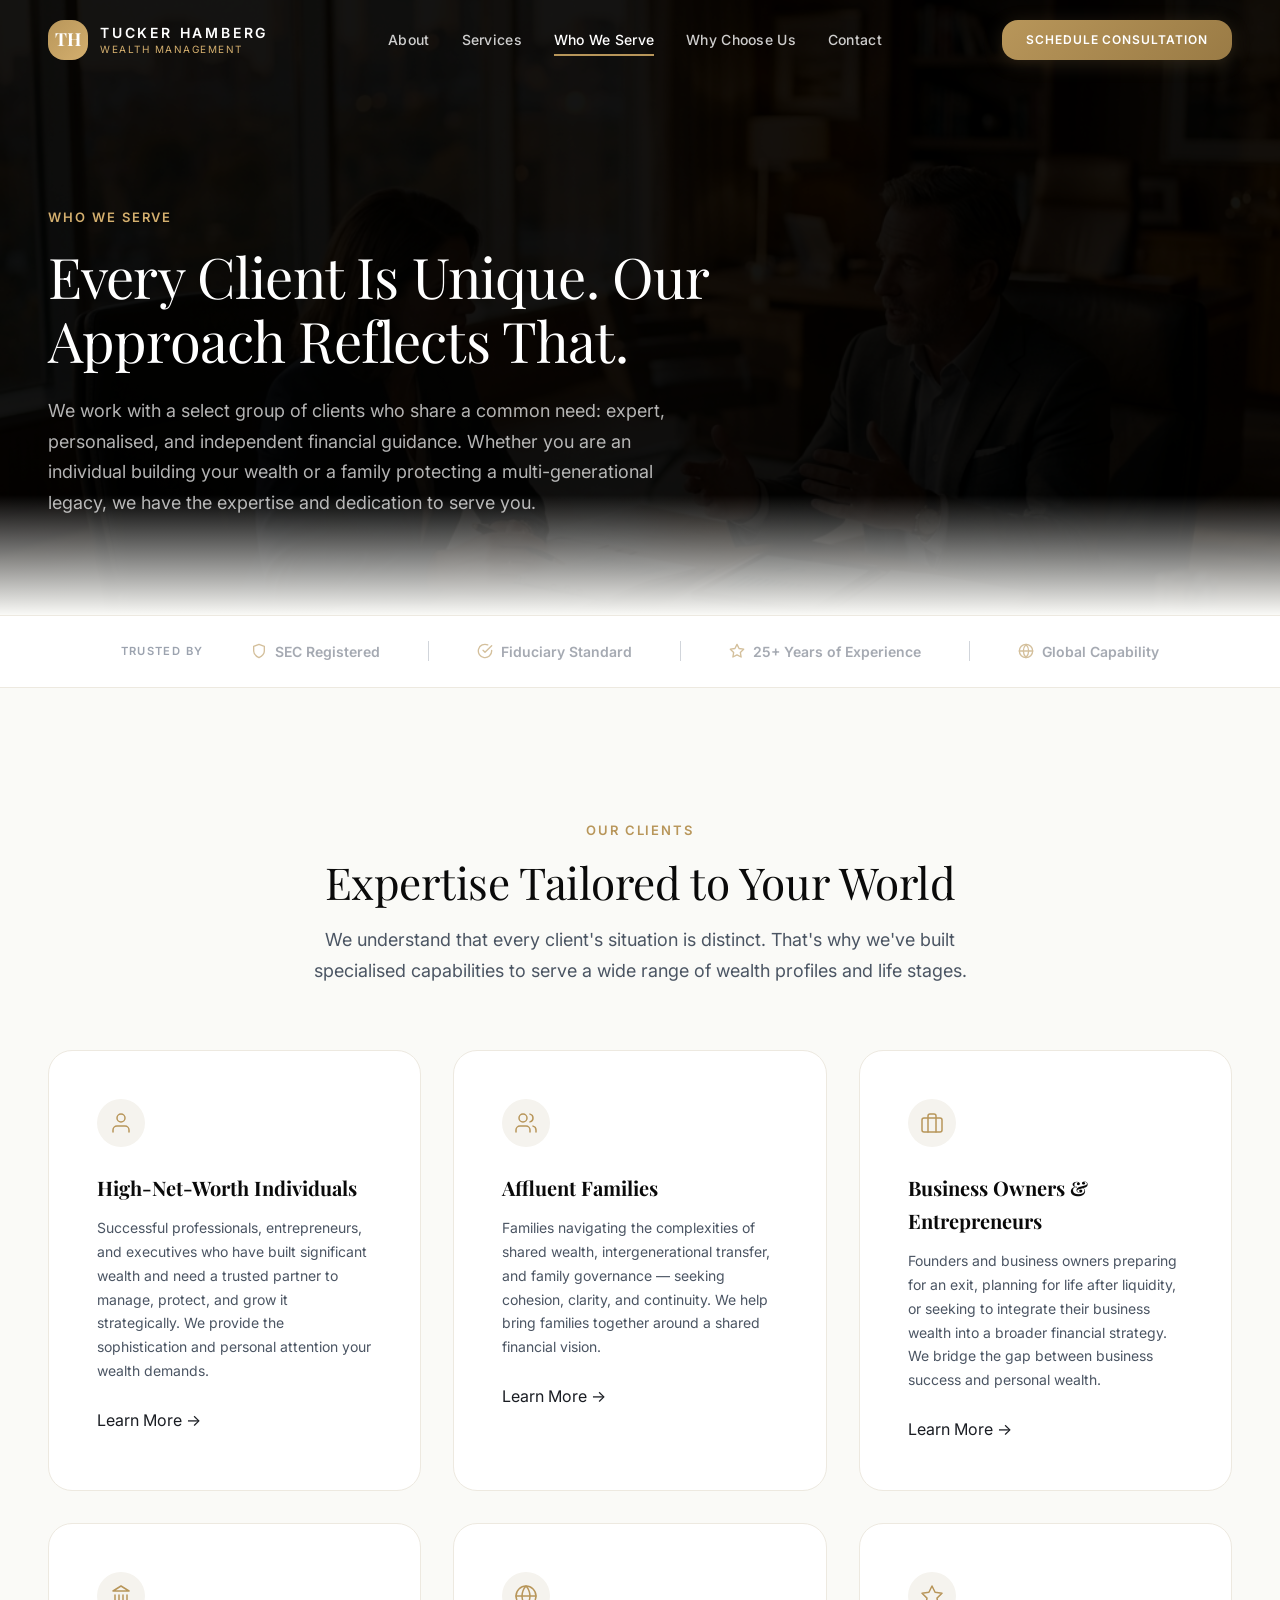
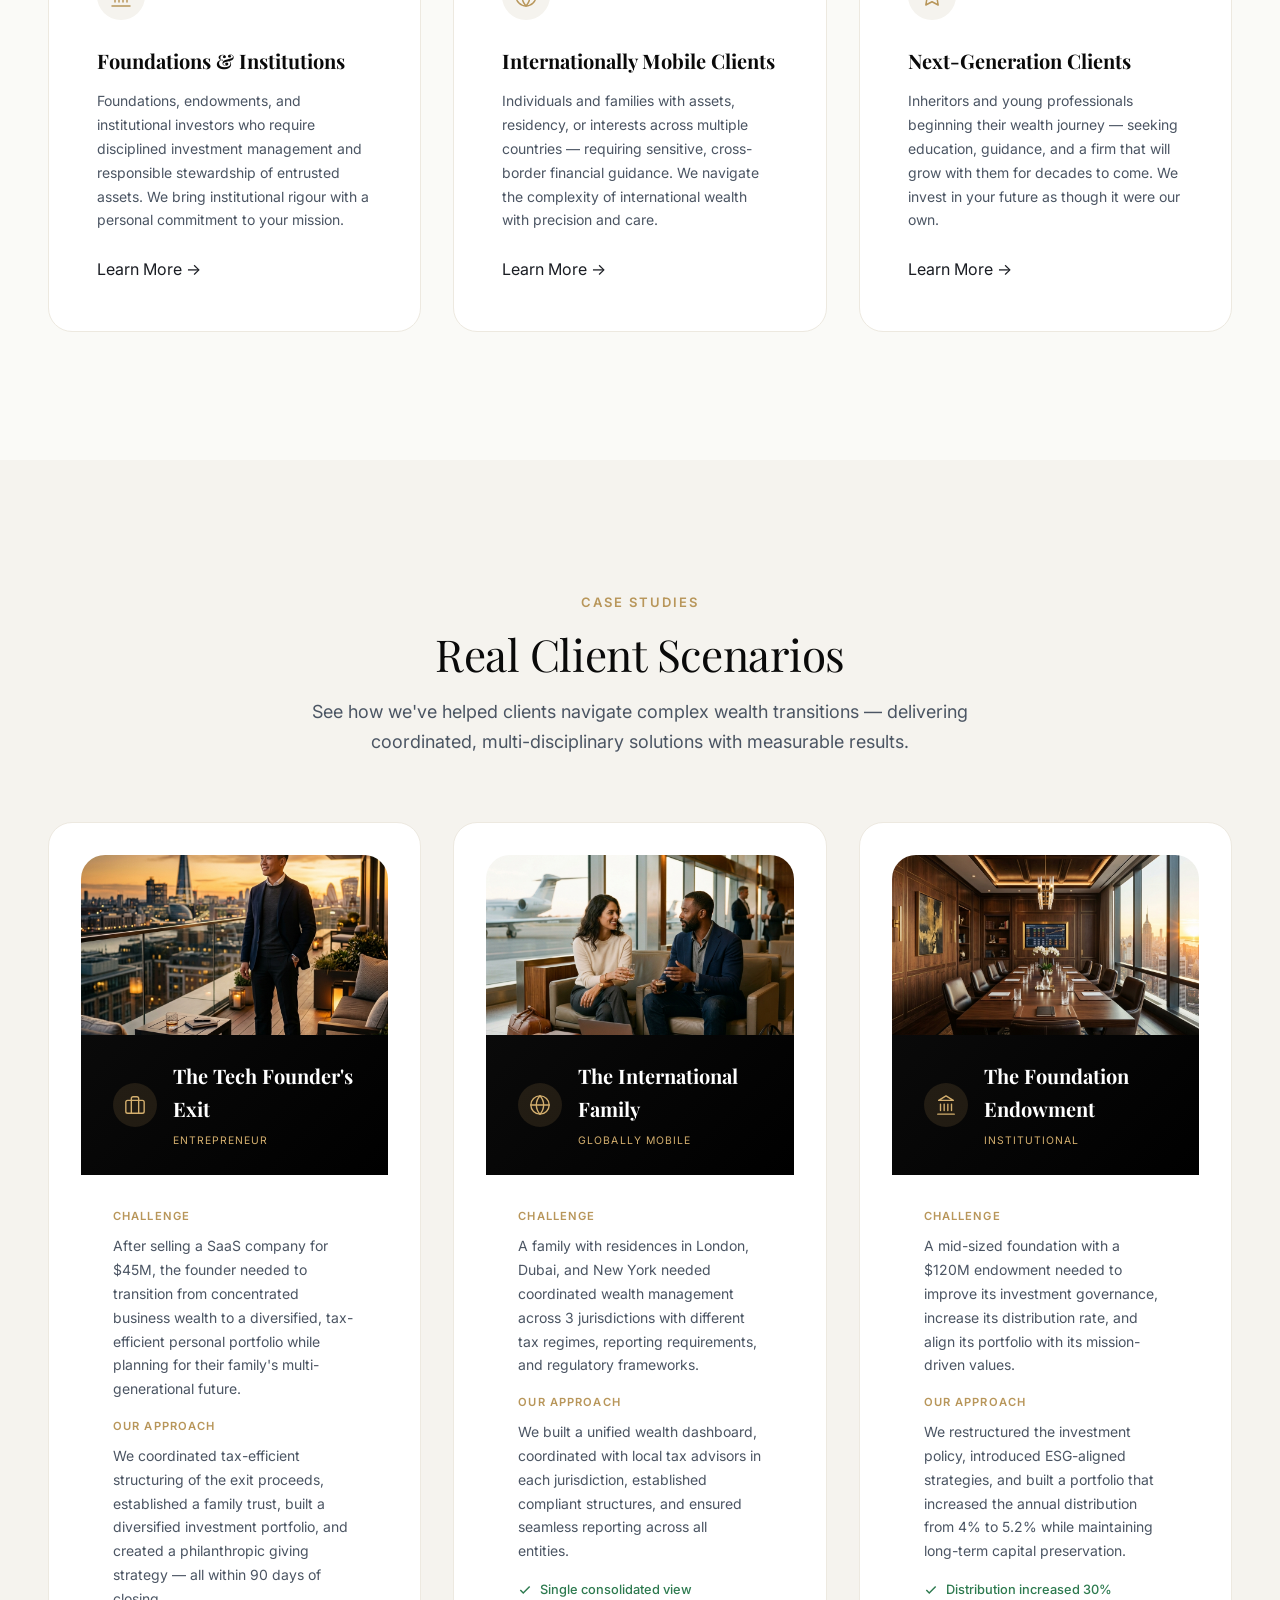
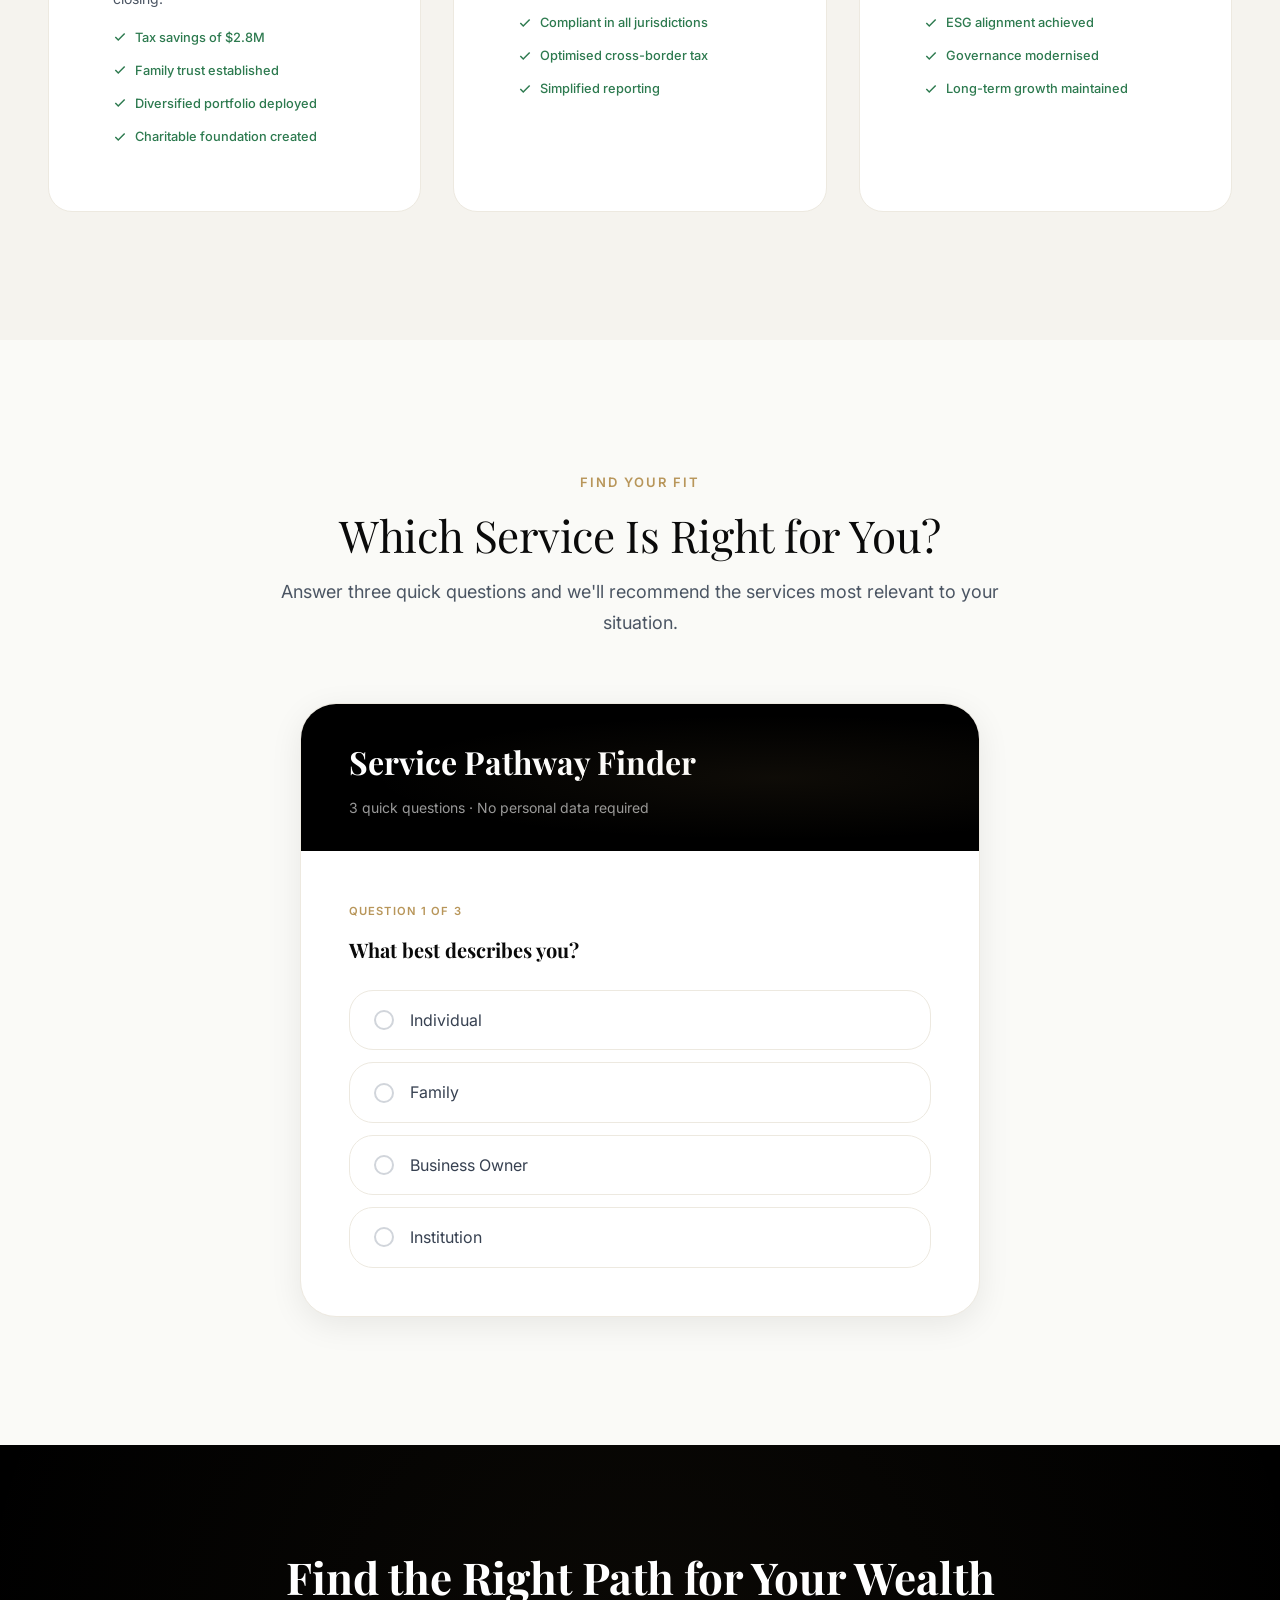
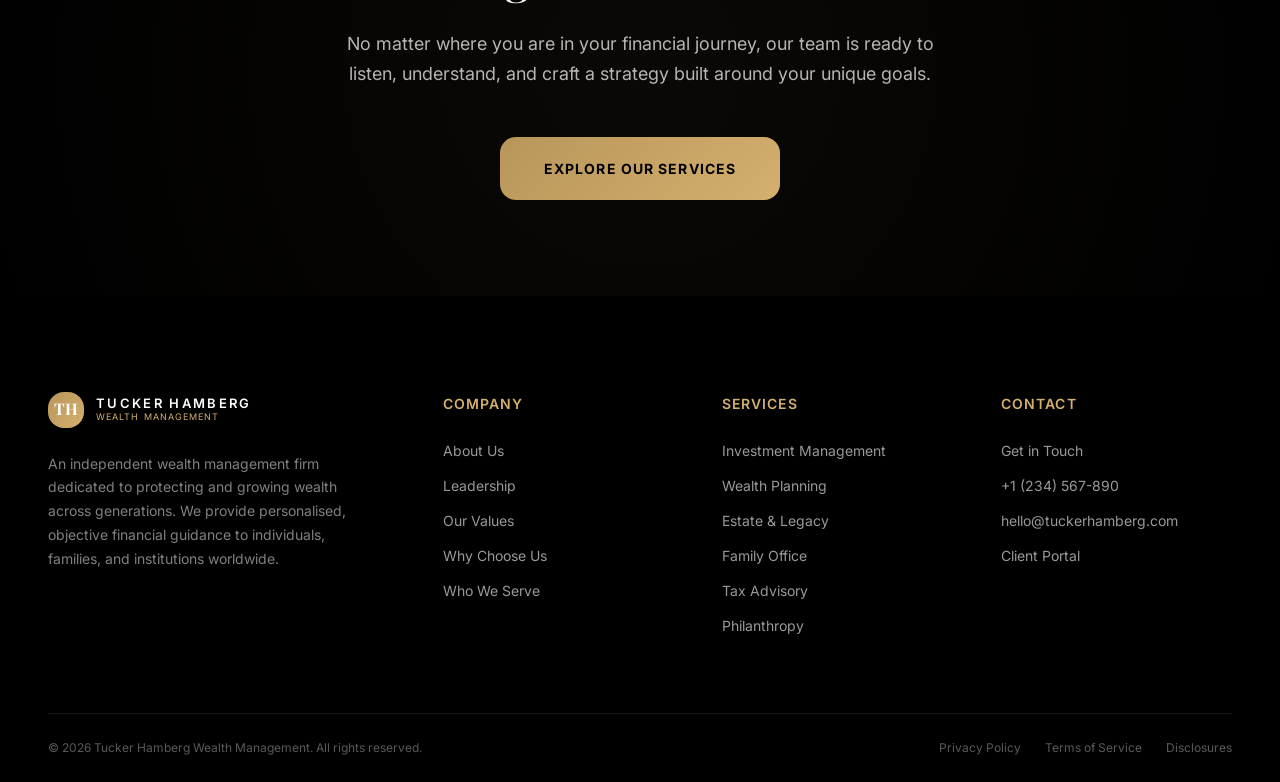
<file: who-we-serve.html>
<!DOCTYPE html>
<html lang="en">
<head>
  <meta charset="UTF-8">
  <meta name="viewport" content="width=device-width, initial-scale=1.0">
  <title>Who We Serve — Tucker Hamberg Wealth Management</title>
  <meta name="description" content="Tucker Hamberg serves high-net-worth individuals, affluent families, business owners, foundations, internationally mobile clients, and next-generation inheritors with personalised wealth management.">
  <link rel="canonical" href="https://tuckerhamberg.com/who-we-serve.html">
  <link href="https://fonts.googleapis.com/css2?family=Inter:wght@300;400;500;600;700&family=Playfair+Display:ital,wght@0,400;0,500;0,600;0,700;1,400;1,500&display=swap" rel="stylesheet">
  <link rel="stylesheet" href="styles.css">
</head>
<body>

  <!-- Skip Link -->
  <a href="#main" class="skip-link">Skip to main content</a>

  <!-- Loading Screen -->
  <div class="loading-screen" id="loadingScreen">
    <div class="loading-logo">TH</div>
    <div class="loading-bar"><div class="loading-bar-fill"></div></div>
  </div>

  <!-- Navbar -->
  <nav class="navbar" id="navbar" role="navigation" aria-label="Main navigation">
    <div class="navbar-inner">
      <a href="index.html" class="navbar-logo" aria-label="Tucker Hamberg - Home">
        <div class="navbar-logo-mark">TH</div>
        <div class="navbar-logo-text">Tucker Hamberg<span>Wealth Management</span></div>
      </a>
      <div class="navbar-links">
        <a href="about.html">About</a>
        <a href="services.html">Services</a>
        <a href="who-we-serve.html" class="active">Who We Serve</a>
        <a href="why-us.html">Why Choose Us</a>
        <a href="contact.html">Contact</a>
      </div>
      <div class="navbar-cta">
        <a href="contact.html" class="btn btn-primary btn-sm">Schedule Consultation</a>
      </div>
      <button class="menu-toggle" id="menuToggle" aria-label="Toggle menu" aria-expanded="false">
        <span></span><span></span><span></span>
      </button>
    </div>
  </nav>

  <!-- Mobile Menu -->
  <div class="mobile-menu" id="mobileMenu" role="dialog" aria-label="Mobile navigation">
    <a href="index.html">Home</a>
    <a href="about.html">About</a>
    <a href="services.html">Services</a>
    <a href="who-we-serve.html">Who We Serve</a>
    <a href="why-us.html">Why Choose Us</a>
    <a href="contact.html">Contact</a>
    <a href="contact.html" class="btn btn-dark-primary">Schedule Consultation</a>
  </div>

  <!-- Main Content -->
  <main id="main">
    <div class="scroll-progress" id="scrollProgress"></div>

    <!-- Page Hero -->
    <section class="page-hero page-hero--serve">
      <div class="container">
        <p class="overline page-overline reveal">Who We Serve</p>
        <h1 class="page-title display-lg reveal reveal-delay-1">Every Client Is Unique. Our Approach Reflects That.</h1>
        <p class="page-subtitle reveal reveal-delay-2">We work with a select group of clients who share a common need: expert, personalised, and independent financial guidance. Whether you are an individual building your wealth or a family protecting a multi-generational legacy, we have the expertise and dedication to serve you.</p>
      </div>
    </section>

    <!-- Credibility Bar -->
    <section class="credibility-bar" aria-label="Credentials">
      <div class="container">
        <div class="credibility-inner">
          <span class="credibility-label">Trusted By</span>
          <div class="credibility-items">
            <div class="credibility-item">
              <svg width="16" height="16" viewBox="0 0 24 24" fill="none" stroke="currentColor" stroke-width="2" stroke-linecap="round" stroke-linejoin="round"><path d="M12 22s8-4 8-10V5l-8-3-8 3v7c0 6 8 10 8 10z"/></svg>
              SEC Registered
            </div>
            <div class="credibility-divider"></div>
            <div class="credibility-item">
              <svg width="16" height="16" viewBox="0 0 24 24" fill="none" stroke="currentColor" stroke-width="2" stroke-linecap="round" stroke-linejoin="round"><path d="M22 11.08V12a10 10 0 1 1-5.93-9.14"/><polyline points="22 4 12 14.01 9 11.01"/></svg>
              Fiduciary Standard
            </div>
            <div class="credibility-divider"></div>
            <div class="credibility-item">
              <svg width="16" height="16" viewBox="0 0 24 24" fill="none" stroke="currentColor" stroke-width="2" stroke-linecap="round" stroke-linejoin="round"><polygon points="12 2 15.09 8.26 22 9.27 17 14.14 18.18 21.02 12 17.77 5.82 21.02 7 14.14 2 9.27 8.91 8.26 12 2"/></svg>
              25+ Years of Experience
            </div>
            <div class="credibility-divider"></div>
            <div class="credibility-item">
              <svg width="16" height="16" viewBox="0 0 24 24" fill="none" stroke="currentColor" stroke-width="2" stroke-linecap="round" stroke-linejoin="round"><circle cx="12" cy="12" r="10"/><line x1="2" y1="12" x2="22" y2="12"/><path d="M12 2a15.3 15.3 0 0 1 4 10 15.3 15.3 0 0 1-4 10 15.3 15.3 0 0 1-4-10 15.3 15.3 0 0 1 4-10z"/></svg>
              Global Capability
            </div>
          </div>
        </div>
      </div>
    </section>

    <!-- Client Segments -->
    <section class="section-lg" aria-label="Client segments">
      <div class="container">

        <div class="section-header text-center mb-8 reveal">
          <p class="overline section-overline text-gold">Our Clients</p>
          <h2 class="section-title display-md">Expertise Tailored to Your World</h2>
          <p class="section-subtitle">We understand that every client's situation is distinct. That's why we've built specialised capabilities to serve a wide range of wealth profiles and life stages.</p>
        </div>

        <div class="grid grid-3">

          <!-- Segment 1: High-Net-Worth Individuals -->
          <div class="card card-segment reveal reveal-delay-1">
            <div class="segment-icon">
              <svg width="24" height="24" viewBox="0 0 24 24" fill="none" stroke="currentColor" stroke-width="1.5" stroke-linecap="round" stroke-linejoin="round">
                <path d="M20 21v-2a4 4 0 0 0-4-4H8a4 4 0 0 0-4 4v2"/>
                <circle cx="12" cy="7" r="4"/>
              </svg>
            </div>
            <h3 class="segment-title">High-Net-Worth Individuals</h3>
            <p class="segment-text">Successful professionals, entrepreneurs, and executives who have built significant wealth and need a trusted partner to manage, protect, and grow it strategically. We provide the sophistication and personal attention your wealth demands.</p>
            <a href="services.html" class="card-link">Learn More <span aria-hidden="true">→</span></a>
          </div>

          <!-- Segment 2: Affluent Families -->
          <div class="card card-segment reveal reveal-delay-2">
            <div class="segment-icon">
              <svg width="24" height="24" viewBox="0 0 24 24" fill="none" stroke="currentColor" stroke-width="1.5" stroke-linecap="round" stroke-linejoin="round">
                <path d="M16 21v-2a4 4 0 0 0-4-4H6a4 4 0 0 0-4 4v2"/>
                <circle cx="9" cy="7" r="4"/>
                <path d="M22 21v-2a4 4 0 0 0-3-3.87"/>
                <path d="M16 3.13a4 4 0 0 1 0 7.75"/>
              </svg>
            </div>
            <h3 class="segment-title">Affluent Families</h3>
            <p class="segment-text">Families navigating the complexities of shared wealth, intergenerational transfer, and family governance — seeking cohesion, clarity, and continuity. We help bring families together around a shared financial vision.</p>
            <a href="services.html" class="card-link">Learn More <span aria-hidden="true">→</span></a>
          </div>

          <!-- Segment 3: Business Owners & Entrepreneurs -->
          <div class="card card-segment reveal reveal-delay-3">
            <div class="segment-icon">
              <svg width="24" height="24" viewBox="0 0 24 24" fill="none" stroke="currentColor" stroke-width="1.5" stroke-linecap="round" stroke-linejoin="round">
                <rect x="2" y="7" width="20" height="14" rx="2" ry="2"/>
                <path d="M16 21V5a2 2 0 0 0-2-2h-4a2 2 0 0 0-2 2v16"/>
              </svg>
            </div>
            <h3 class="segment-title">Business Owners &amp; Entrepreneurs</h3>
            <p class="segment-text">Founders and business owners preparing for an exit, planning for life after liquidity, or seeking to integrate their business wealth into a broader financial strategy. We bridge the gap between business success and personal wealth.</p>
            <a href="services.html" class="card-link">Learn More <span aria-hidden="true">→</span></a>
          </div>

          <!-- Segment 4: Foundations & Institutions -->
          <div class="card card-segment reveal reveal-delay-1">
            <div class="segment-icon">
              <svg width="24" height="24" viewBox="0 0 24 24" fill="none" stroke="currentColor" stroke-width="1.5" stroke-linecap="round" stroke-linejoin="round">
                <line x1="3" y1="22" x2="21" y2="22"/>
                <line x1="6" y1="18" x2="6" y2="11"/>
                <line x1="10" y1="18" x2="10" y2="11"/>
                <line x1="14" y1="18" x2="14" y2="11"/>
                <line x1="18" y1="18" x2="18" y2="11"/>
                <polygon points="12 2 20 7 4 7"/>
              </svg>
            </div>
            <h3 class="segment-title">Foundations &amp; Institutions</h3>
            <p class="segment-text">Foundations, endowments, and institutional investors who require disciplined investment management and responsible stewardship of entrusted assets. We bring institutional rigour with a personal commitment to your mission.</p>
            <a href="services.html" class="card-link">Learn More <span aria-hidden="true">→</span></a>
          </div>

          <!-- Segment 5: Internationally Mobile Clients -->
          <div class="card card-segment reveal reveal-delay-2">
            <div class="segment-icon">
              <svg width="24" height="24" viewBox="0 0 24 24" fill="none" stroke="currentColor" stroke-width="1.5" stroke-linecap="round" stroke-linejoin="round">
                <circle cx="12" cy="12" r="10"/>
                <line x1="2" y1="12" x2="22" y2="12"/>
                <path d="M12 2a15.3 15.3 0 0 1 4 10 15.3 15.3 0 0 1-4 10 15.3 15.3 0 0 1-4-10 15.3 15.3 0 0 1 4-10z"/>
              </svg>
            </div>
            <h3 class="segment-title">Internationally Mobile Clients</h3>
            <p class="segment-text">Individuals and families with assets, residency, or interests across multiple countries — requiring sensitive, cross-border financial guidance. We navigate the complexity of international wealth with precision and care.</p>
            <a href="services.html" class="card-link">Learn More <span aria-hidden="true">→</span></a>
          </div>

          <!-- Segment 6: Next-Generation Clients -->
          <div class="card card-segment reveal reveal-delay-3">
            <div class="segment-icon">
              <svg width="24" height="24" viewBox="0 0 24 24" fill="none" stroke="currentColor" stroke-width="1.5" stroke-linecap="round" stroke-linejoin="round">
                <polygon points="12 2 15.09 8.26 22 9.27 17 14.14 18.18 21.02 12 17.77 5.82 21.02 7 14.14 2 9.27 8.91 8.26 12 2"/>
              </svg>
            </div>
            <h3 class="segment-title">Next-Generation Clients</h3>
            <p class="segment-text">Inheritors and young professionals beginning their wealth journey — seeking education, guidance, and a firm that will grow with them for decades to come. We invest in your future as though it were our own.</p>
            <a href="services.html" class="card-link">Learn More <span aria-hidden="true">→</span></a>
          </div>

        </div>
      </div>
    </section>

    <!-- Real Client Scenarios -->
    <section class="section-lg bg-ivory-alt" aria-label="Client scenarios">
      <div class="container">

        <div class="section-header text-center mb-8 reveal">
          <p class="overline section-overline text-gold">Case Studies</p>
          <h2 class="section-title display-md">Real Client Scenarios</h2>
          <p class="section-subtitle">See how we've helped clients navigate complex wealth transitions — delivering coordinated, multi-disciplinary solutions with measurable results.</p>
        </div>

        <div class="grid grid-3">

          <!-- Scenario 1: The Tech Founder's Exit -->
          <div class="card card-scenario reveal reveal-delay-1">
            <div style="width:100%;height:180px;overflow:hidden;border-radius:var(--radius-md) var(--radius-md) 0 0;"><img src="images/scenario-tech-founder.png" alt="Tech founder contemplating financial future" loading="lazy" style="width:100%;height:100%;object-fit:cover;"></div>
            <div class="scenario-header">
              <div class="scenario-icon">
                <svg width="22" height="22" viewBox="0 0 24 24" fill="none" stroke="currentColor" stroke-width="1.5" stroke-linecap="round" stroke-linejoin="round">
                  <rect x="2" y="7" width="20" height="14" rx="2" ry="2"/>
                  <path d="M16 21V5a2 2 0 0 0-2-2h-4a2 2 0 0 0-2 2v16"/>
                </svg>
              </div>
              <div>
                <h4>The Tech Founder's Exit</h4>
                <span class="scenario-tag">Entrepreneur</span>
              </div>
            </div>
            <div class="scenario-body">
              <div class="scenario-challenge">
                <p class="scenario-label">Challenge</p>
                <p>After selling a SaaS company for $45M, the founder needed to transition from concentrated business wealth to a diversified, tax-efficient personal portfolio while planning for their family's multi-generational future.</p>
              </div>
              <div class="scenario-challenge">
                <p class="scenario-label">Our Approach</p>
                <p>We coordinated tax-efficient structuring of the exit proceeds, established a family trust, built a diversified investment portfolio, and created a philanthropic giving strategy — all within 90 days of closing.</p>
              </div>
              <div class="scenario-outcomes">
                <span class="scenario-outcome"><svg width="14" height="14" viewBox="0 0 24 24" fill="none" stroke="currentColor" stroke-width="2.5"><polyline points="20 6 9 17 4 12"/></svg> Tax savings of $2.8M</span>
                <span class="scenario-outcome"><svg width="14" height="14" viewBox="0 0 24 24" fill="none" stroke="currentColor" stroke-width="2.5"><polyline points="20 6 9 17 4 12"/></svg> Family trust established</span>
                <span class="scenario-outcome"><svg width="14" height="14" viewBox="0 0 24 24" fill="none" stroke="currentColor" stroke-width="2.5"><polyline points="20 6 9 17 4 12"/></svg> Diversified portfolio deployed</span>
                <span class="scenario-outcome"><svg width="14" height="14" viewBox="0 0 24 24" fill="none" stroke="currentColor" stroke-width="2.5"><polyline points="20 6 9 17 4 12"/></svg> Charitable foundation created</span>
              </div>
            </div>
          </div>

          <!-- Scenario 2: The International Family -->
          <div class="card card-scenario reveal reveal-delay-2">
            <div style="width:100%;height:180px;overflow:hidden;border-radius:var(--radius-md) var(--radius-md) 0 0;"><img src="images/scenario-international.png" alt="International family wealth management" loading="lazy" style="width:100%;height:100%;object-fit:cover;"></div>
            <div class="scenario-header">
              <div class="scenario-icon">
                <svg width="22" height="22" viewBox="0 0 24 24" fill="none" stroke="currentColor" stroke-width="1.5" stroke-linecap="round" stroke-linejoin="round">
                  <circle cx="12" cy="12" r="10"/>
                  <line x1="2" y1="12" x2="22" y2="12"/>
                  <path d="M12 2a15.3 15.3 0 0 1 4 10 15.3 15.3 0 0 1-4 10 15.3 15.3 0 0 1-4-10 15.3 15.3 0 0 1 4-10z"/>
                </svg>
              </div>
              <div>
                <h4>The International Family</h4>
                <span class="scenario-tag">Globally Mobile</span>
              </div>
            </div>
            <div class="scenario-body">
              <div class="scenario-challenge">
                <p class="scenario-label">Challenge</p>
                <p>A family with residences in London, Dubai, and New York needed coordinated wealth management across 3 jurisdictions with different tax regimes, reporting requirements, and regulatory frameworks.</p>
              </div>
              <div class="scenario-challenge">
                <p class="scenario-label">Our Approach</p>
                <p>We built a unified wealth dashboard, coordinated with local tax advisors in each jurisdiction, established compliant structures, and ensured seamless reporting across all entities.</p>
              </div>
              <div class="scenario-outcomes">
                <span class="scenario-outcome"><svg width="14" height="14" viewBox="0 0 24 24" fill="none" stroke="currentColor" stroke-width="2.5"><polyline points="20 6 9 17 4 12"/></svg> Single consolidated view</span>
                <span class="scenario-outcome"><svg width="14" height="14" viewBox="0 0 24 24" fill="none" stroke="currentColor" stroke-width="2.5"><polyline points="20 6 9 17 4 12"/></svg> Compliant in all jurisdictions</span>
                <span class="scenario-outcome"><svg width="14" height="14" viewBox="0 0 24 24" fill="none" stroke="currentColor" stroke-width="2.5"><polyline points="20 6 9 17 4 12"/></svg> Optimised cross-border tax</span>
                <span class="scenario-outcome"><svg width="14" height="14" viewBox="0 0 24 24" fill="none" stroke="currentColor" stroke-width="2.5"><polyline points="20 6 9 17 4 12"/></svg> Simplified reporting</span>
              </div>
            </div>
          </div>

          <!-- Scenario 3: The Foundation Endowment -->
          <div class="card card-scenario reveal reveal-delay-3">
            <div style="width:100%;height:180px;overflow:hidden;border-radius:var(--radius-md) var(--radius-md) 0 0;"><img src="images/about-office.png" alt="Foundation endowment boardroom" loading="lazy" style="width:100%;height:100%;object-fit:cover;"></div>
            <div class="scenario-header">
              <div class="scenario-icon">
                <svg width="22" height="22" viewBox="0 0 24 24" fill="none" stroke="currentColor" stroke-width="1.5" stroke-linecap="round" stroke-linejoin="round">
                  <line x1="3" y1="22" x2="21" y2="22"/>
                  <line x1="6" y1="18" x2="6" y2="11"/>
                  <line x1="10" y1="18" x2="10" y2="11"/>
                  <line x1="14" y1="18" x2="14" y2="11"/>
                  <line x1="18" y1="18" x2="18" y2="11"/>
                  <polygon points="12 2 20 7 4 7"/>
                </svg>
              </div>
              <div>
                <h4>The Foundation Endowment</h4>
                <span class="scenario-tag">Institutional</span>
              </div>
            </div>
            <div class="scenario-body">
              <div class="scenario-challenge">
                <p class="scenario-label">Challenge</p>
                <p>A mid-sized foundation with a $120M endowment needed to improve its investment governance, increase its distribution rate, and align its portfolio with its mission-driven values.</p>
              </div>
              <div class="scenario-challenge">
                <p class="scenario-label">Our Approach</p>
                <p>We restructured the investment policy, introduced ESG-aligned strategies, and built a portfolio that increased the annual distribution from 4% to 5.2% while maintaining long-term capital preservation.</p>
              </div>
              <div class="scenario-outcomes">
                <span class="scenario-outcome"><svg width="14" height="14" viewBox="0 0 24 24" fill="none" stroke="currentColor" stroke-width="2.5"><polyline points="20 6 9 17 4 12"/></svg> Distribution increased 30%</span>
                <span class="scenario-outcome"><svg width="14" height="14" viewBox="0 0 24 24" fill="none" stroke="currentColor" stroke-width="2.5"><polyline points="20 6 9 17 4 12"/></svg> ESG alignment achieved</span>
                <span class="scenario-outcome"><svg width="14" height="14" viewBox="0 0 24 24" fill="none" stroke="currentColor" stroke-width="2.5"><polyline points="20 6 9 17 4 12"/></svg> Governance modernised</span>
                <span class="scenario-outcome"><svg width="14" height="14" viewBox="0 0 24 24" fill="none" stroke="currentColor" stroke-width="2.5"><polyline points="20 6 9 17 4 12"/></svg> Long-term growth maintained</span>
              </div>
            </div>
          </div>

        </div>
      </div>
    </section>

    <!-- Which Service Is Right for Me? Mini-Quiz -->
    <section class="section-lg" aria-label="Service finder quiz" id="quiz">
      <div class="container">
        <div class="section-header text-center mb-8 reveal">
          <p class="overline section-overline text-gold">Find Your Fit</p>
          <h2 class="section-title display-md">Which Service Is Right for You?</h2>
          <p class="section-subtitle">Answer three quick questions and we'll recommend the services most relevant to your situation.</p>
        </div>

        <div class="quiz-widget reveal" id="serviceQuiz" style="max-width:680px;margin:0 auto;">
          <div class="quiz-header">
            <h3>Service Pathway Finder</h3>
            <p>3 quick questions · No personal data required</p>
          </div>
          <div class="quiz-progress-bar">
            <div class="quiz-progress-fill" id="quizProgressFill" style="width:0%"></div>
          </div>
          <div class="quiz-body" id="quizBody">

            <!-- Question 1 -->
            <div class="quiz-question active" data-step="1">
              <p class="quiz-step-label">Question 1 of 3</p>
              <h4>What best describes you?</h4>
              <div class="quiz-options">
                <div class="quiz-option" data-value="individual" onclick="selectQuizOption(this)">
                  <span class="quiz-radio"></span> Individual
                </div>
                <div class="quiz-option" data-value="family" onclick="selectQuizOption(this)">
                  <span class="quiz-radio"></span> Family
                </div>
                <div class="quiz-option" data-value="business" onclick="selectQuizOption(this)">
                  <span class="quiz-radio"></span> Business Owner
                </div>
                <div class="quiz-option" data-value="institution" onclick="selectQuizOption(this)">
                  <span class="quiz-radio"></span> Institution
                </div>
              </div>
            </div>

            <!-- Question 2 -->
            <div class="quiz-question" data-step="2">
              <p class="quiz-step-label">Question 2 of 3</p>
              <h4>What is your primary need?</h4>
              <div class="quiz-options">
                <div class="quiz-option" data-value="growth" onclick="selectQuizOption(this)">
                  <span class="quiz-radio"></span> Investment growth
                </div>
                <div class="quiz-option" data-value="preservation" onclick="selectQuizOption(this)">
                  <span class="quiz-radio"></span> Wealth preservation
                </div>
                <div class="quiz-option" data-value="estate" onclick="selectQuizOption(this)">
                  <span class="quiz-radio"></span> Estate / succession planning
                </div>
                <div class="quiz-option" data-value="tax" onclick="selectQuizOption(this)">
                  <span class="quiz-radio"></span> Tax optimisation
                </div>
              </div>
            </div>

            <!-- Question 3 -->
            <div class="quiz-question" data-step="3">
              <p class="quiz-step-label">Question 3 of 3</p>
              <h4>What's your timeline?</h4>
              <div class="quiz-options">
                <div class="quiz-option" data-value="immediate" onclick="selectQuizOption(this)">
                  <span class="quiz-radio"></span> Immediate
                </div>
                <div class="quiz-option" data-value="1-3years" onclick="selectQuizOption(this)">
                  <span class="quiz-radio"></span> 1–3 years
                </div>
                <div class="quiz-option" data-value="5plus" onclick="selectQuizOption(this)">
                  <span class="quiz-radio"></span> 5+ years
                </div>
              </div>
            </div>

            <!-- Results -->
            <div class="quiz-results" id="quizResults">
              <svg width="48" height="48" viewBox="0 0 24 24" fill="none" stroke="var(--gold-500)" stroke-width="1.5" stroke-linecap="round" stroke-linejoin="round"><path d="M22 11.08V12a10 10 0 1 1-5.93-9.14"/><polyline points="22 4 12 14.01 9 11.01"/></svg>
              <h3>Your Recommended Services</h3>
              <p>Based on your answers, we recommend the following services as the best fit for your needs:</p>
              <div class="quiz-recommended" id="quizRecommended">
                <!-- Filled by JS -->
              </div>
              <a href="contact.html" class="btn btn-primary">Discuss with an Advisor</a>
            </div>

          </div>
        </div>
      </div>
    </section>

    <!-- CTA Strip -->
    <section class="cta-strip" aria-label="Call to action">
      <div class="container">
        <h2 class="cta-title reveal">Find the Right Path for Your Wealth</h2>
        <p class="cta-subtitle reveal reveal-delay-1">No matter where you are in your financial journey, our team is ready to listen, understand, and craft a strategy built around your unique goals.</p>
        <a href="services.html" class="btn btn-dark-primary btn-lg reveal reveal-delay-2">Explore Our Services</a>
      </div>
    </section>

  </main>

  <!-- Footer -->
  <footer class="footer" role="contentinfo">
    <div class="container">
      <div class="footer-grid">
        <div class="footer-brand">
          <div class="footer-logo">
            <div class="footer-logo-mark">TH</div>
            <div class="footer-logo-text">Tucker Hamberg<span>Wealth Management</span></div>
          </div>
          <p class="footer-desc">An independent wealth management firm dedicated to protecting and growing wealth across generations. We provide personalised, objective financial guidance to individuals, families, and institutions worldwide.</p>
        </div>
        <div class="footer-column">
          <h3 class="footer-heading">Company</h3>
          <a href="about.html">About Us</a>
          <a href="about.html#team">Leadership</a>
          <a href="about.html#values">Our Values</a>
          <a href="why-us.html">Why Choose Us</a>
          <a href="who-we-serve.html">Who We Serve</a>
        </div>
        <div class="footer-column">
          <h3 class="footer-heading">Services</h3>
          <a href="services.html#investment">Investment Management</a>
          <a href="services.html#wealth-planning">Wealth Planning</a>
          <a href="services.html#estate">Estate &amp; Legacy</a>
          <a href="services.html#family-office">Family Office</a>
          <a href="services.html#tax">Tax Advisory</a>
          <a href="services.html#philanthropy">Philanthropy</a>
        </div>
        <div class="footer-column">
          <h3 class="footer-heading">Contact</h3>
          <a href="contact.html">Get in Touch</a>
          <a href="tel:+1234567890">+1 (234) 567-890</a>
          <a href="mailto:hello@tuckerhamberg.com">hello@tuckerhamberg.com</a>
          <a href="#">Client Portal</a>
        </div>
      </div>
      <div class="footer-bottom">
        <p>&copy; 2026 Tucker Hamberg Wealth Management. All rights reserved.</p>
        <div class="footer-bottom-links">
          <a href="privacy.html">Privacy Policy</a>
          <a href="privacy.html#terms">Terms of Service</a>
          <a href="privacy.html#disclosures">Disclosures</a>
        </div>
      </div>
    </div>
  </footer>

  <!-- Back to Top -->
  <button class="back-to-top" id="backToTop" aria-label="Back to top">
    <svg width="20" height="20" viewBox="0 0 24 24" fill="none" stroke="currentColor" stroke-width="2"><path d="M18 15l-6-6-6 6"/></svg>
  </button>

  <!-- Mobile Sticky CTA -->
  <div class="mobile-sticky-cta">
    <a href="contact.html" class="btn btn-dark-primary btn-sm">Book a Consultation</a>
  </div>

  <!-- Shared JavaScript -->
  <script>
    // Loading screen
    window.addEventListener('load', () => {
      setTimeout(() => {
        document.getElementById('loadingScreen').classList.add('hidden');
      }, 1500);
    });

    // Navbar scroll
    const navbar = document.getElementById('navbar');
    let lastScroll = 0;
    window.addEventListener('scroll', () => {
      if (window.scrollY > 80) {
        navbar.classList.add('scrolled');
      } else {
        navbar.classList.remove('scrolled');
      }
    });

    // Mobile menu
    const menuToggle = document.getElementById('menuToggle');
    const mobileMenu = document.getElementById('mobileMenu');
    menuToggle.addEventListener('click', () => {
      menuToggle.classList.toggle('active');
      mobileMenu.classList.toggle('active');
      document.body.style.overflow = mobileMenu.classList.contains('active') ? 'hidden' : '';
      menuToggle.setAttribute('aria-expanded', mobileMenu.classList.contains('active'));
    });

    // Scroll reveal
    const revealElements = document.querySelectorAll('.reveal, .reveal-left, .reveal-right, .reveal-scale');
    const revealObserver = new IntersectionObserver((entries) => {
      entries.forEach(entry => {
        if (entry.isIntersecting) {
          entry.target.classList.add('visible');
        }
      });
    }, { threshold: 0.1, rootMargin: '0px 0px -50px 0px' });
    revealElements.forEach(el => revealObserver.observe(el));

    // Counter animation
    function animateCounter(el) {
      const target = parseInt(el.getAttribute('data-target'));
      const suffix = el.getAttribute('data-suffix') || '';
      const prefix = el.getAttribute('data-prefix') || '';
      const duration = 2000;
      const start = performance.now();
      function update(now) {
        const elapsed = now - start;
        const progress = Math.min(elapsed / duration, 1);
        const eased = 1 - Math.pow(1 - progress, 3);
        const current = Math.round(target * eased);
        el.textContent = prefix + current.toLocaleString() + suffix;
        if (progress < 1) requestAnimationFrame(update);
      }
      requestAnimationFrame(update);
    }

    const counterElements = document.querySelectorAll('[data-counter]');
    const counterObserver = new IntersectionObserver((entries) => {
      entries.forEach(entry => {
        if (entry.isIntersecting) {
          animateCounter(entry.target);
          counterObserver.unobserve(entry.target);
        }
      });
    }, { threshold: 0.5 });
    counterElements.forEach(el => counterObserver.observe(el));

    // Back to top
    const backToTop = document.getElementById('backToTop');
    window.addEventListener('scroll', () => {
      if (window.scrollY > 600) {
        backToTop.classList.add('visible');
      } else {
        backToTop.classList.remove('visible');
      }
    });
    backToTop.addEventListener('click', () => {
      window.scrollTo({ top: 0, behavior: 'smooth' });
    });

    // ---- Mini-Quiz Logic ----
    const quizAnswers = {};
    let currentQuizStep = 1;
    const totalQuizSteps = 3;

    function selectQuizOption(el) {
      const question = el.closest('.quiz-question');
      const step = parseInt(question.getAttribute('data-step'));
      // Deselect siblings
      question.querySelectorAll('.quiz-option').forEach(opt => opt.classList.remove('selected'));
      el.classList.add('selected');
      quizAnswers[step] = el.getAttribute('data-value');

      // Auto-advance after a short delay
      setTimeout(() => {
        if (step < totalQuizSteps) {
          question.classList.remove('active');
          const nextQ = document.querySelector('.quiz-question[data-step="' + (step + 1) + '"]');
          if (nextQ) nextQ.classList.add('active');
          currentQuizStep = step + 1;
          document.getElementById('quizProgressFill').style.width = ((step) / totalQuizSteps * 100) + '%';
        } else {
          // Show results
          question.classList.remove('active');
          document.getElementById('quizProgressFill').style.width = '100%';
          showQuizResults();
        }
      }, 350);
    }

    function showQuizResults() {
      const rec = getRecommendations(quizAnswers);
      const container = document.getElementById('quizRecommended');
      container.innerHTML = rec.map(r => `
        <span class="quiz-rec-tag">
          <svg width="14" height="14" viewBox="0 0 24 24" fill="none" stroke="currentColor" stroke-width="2"><polyline points="20 6 9 17 4 12"/></svg>
          ${r}
        </span>
      `).join('');
      document.getElementById('quizResults').classList.add('active');
    }

    function getRecommendations(answers) {
      const type = answers[1];
      const need = answers[2];
      const results = [];

      // Primary recommendation based on need
      if (need === 'growth') results.push('Investment Management');
      else if (need === 'preservation') results.push('Wealth Planning');
      else if (need === 'estate') results.push('Estate & Legacy Planning');
      else if (need === 'tax') results.push('Tax Advisory');

      // Secondary recommendation based on type + need combination
      if (type === 'family' && !results.includes('Estate & Legacy Planning')) {
        results.push('Estate & Legacy Planning');
      } else if (type === 'family' && results.includes('Estate & Legacy Planning')) {
        results.push('Family Office Services');
      } else if (type === 'business') {
        results.push('Business Exit & Transition Planning');
      } else if (type === 'institution') {
        results.push('Institutional Portfolio Management');
      } else if (type === 'individual' && !results.includes('Investment Management')) {
        results.push('Investment Management');
      } else if (type === 'individual' && results.includes('Investment Management')) {
        results.push('Wealth Planning');
      }

      // Ensure at least 2 recommendations
      if (results.length < 2) {
        if (!results.includes('Wealth Planning')) results.push('Wealth Planning');
        else results.push('Investment Management');
      }

      return results.slice(0, 2);
    }
  
    // Scroll Progress Bar
    const scrollProg = document.getElementById('scrollProgress');
    if (scrollProg) {
      window.addEventListener('scroll', () => {
        const pct = (window.scrollY / (document.documentElement.scrollHeight - window.innerHeight)) * 100;
        scrollProg.style.width = pct + '%';
      }, { passive: true });
    }

    // Image Lazy Load Fade-In
    document.querySelectorAll('img[loading="lazy"]').forEach(img => {
      img.style.opacity = '0';
      img.style.transition = 'opacity 0.8s ease';
      if (img.complete) { img.style.opacity = '1'; }
      else { img.addEventListener('load', () => { img.style.opacity = '1'; }); }
    });

    // Card Mouse Tilt Effect
    document.querySelectorAll('.card-segment, .card-value, .card-insight, .card-scenario').forEach(card => {
      card.addEventListener('mousemove', (e) => {
        const r = card.getBoundingClientRect();
        const x = (e.clientX - r.left) / r.width - 0.5;
        const y = (e.clientY - r.top) / r.height - 0.5;
        card.style.transform = `perspective(800px) rotateX(${-y*5}deg) rotateY(${x*5}deg) translateY(-6px) scale(1.02)`;
      });
      card.addEventListener('mouseleave', () => {
        card.style.transform = '';
        card.style.transition = 'transform 0.5s cubic-bezier(0.23, 1, 0.32, 1)';
        setTimeout(() => card.style.transition = '', 500);
      });
    });

    // Staggered Grid Reveal
    document.querySelectorAll('.grid').forEach(g => {
      const items = g.querySelectorAll('.card, .stat-card, .award-item');
      const gObs = new IntersectionObserver((e) => {
        if (e[0].isIntersecting) {
          items.forEach((c, i) => setTimeout(() => { c.style.opacity='1'; c.style.transform='translateY(0)'; }, i*120));
          gObs.disconnect();
        }
      }, { threshold: 0.15 });
      if (items.length) {
        items.forEach(c => { c.style.opacity='0'; c.style.transform='translateY(30px)'; c.style.transition='opacity 0.6s ease, transform 0.6s cubic-bezier(0.23, 1, 0.32, 1)'; });
        gObs.observe(g);
      }
    });
</script>

</body>
</html>
</file>
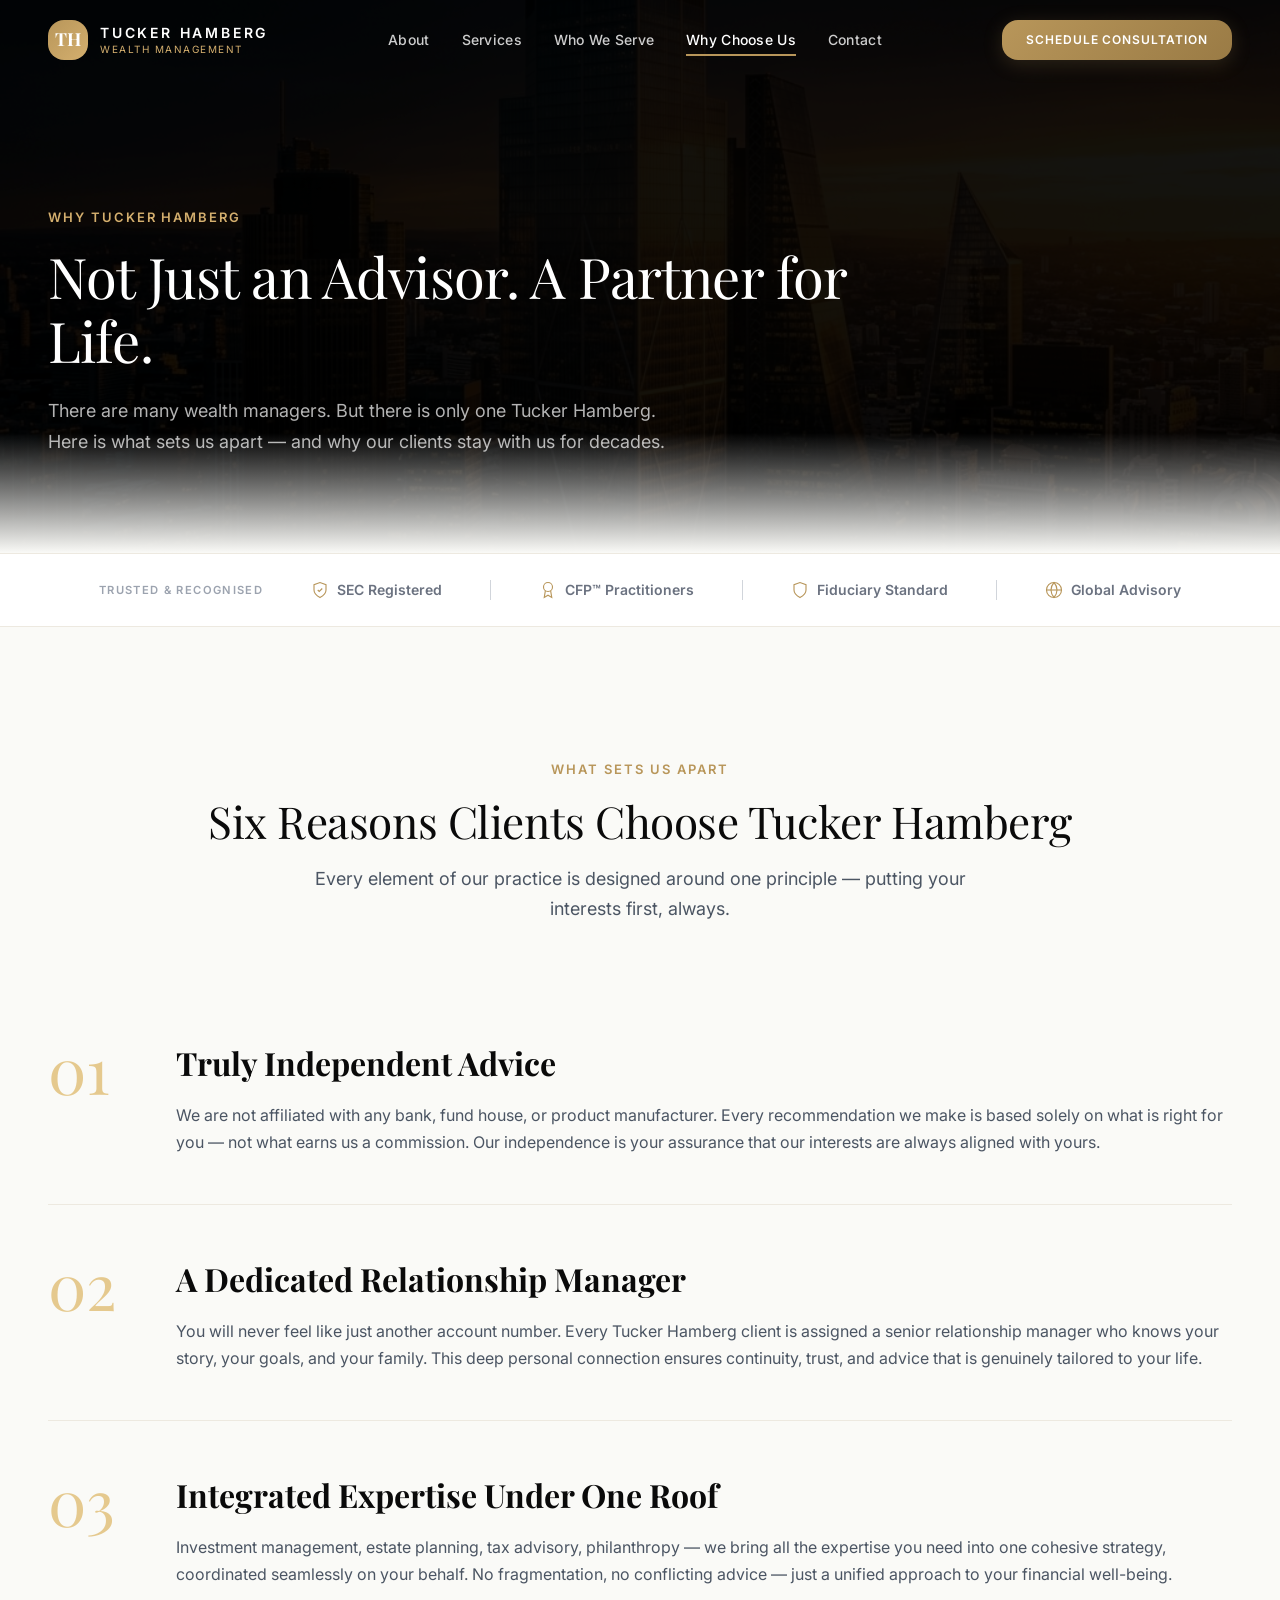
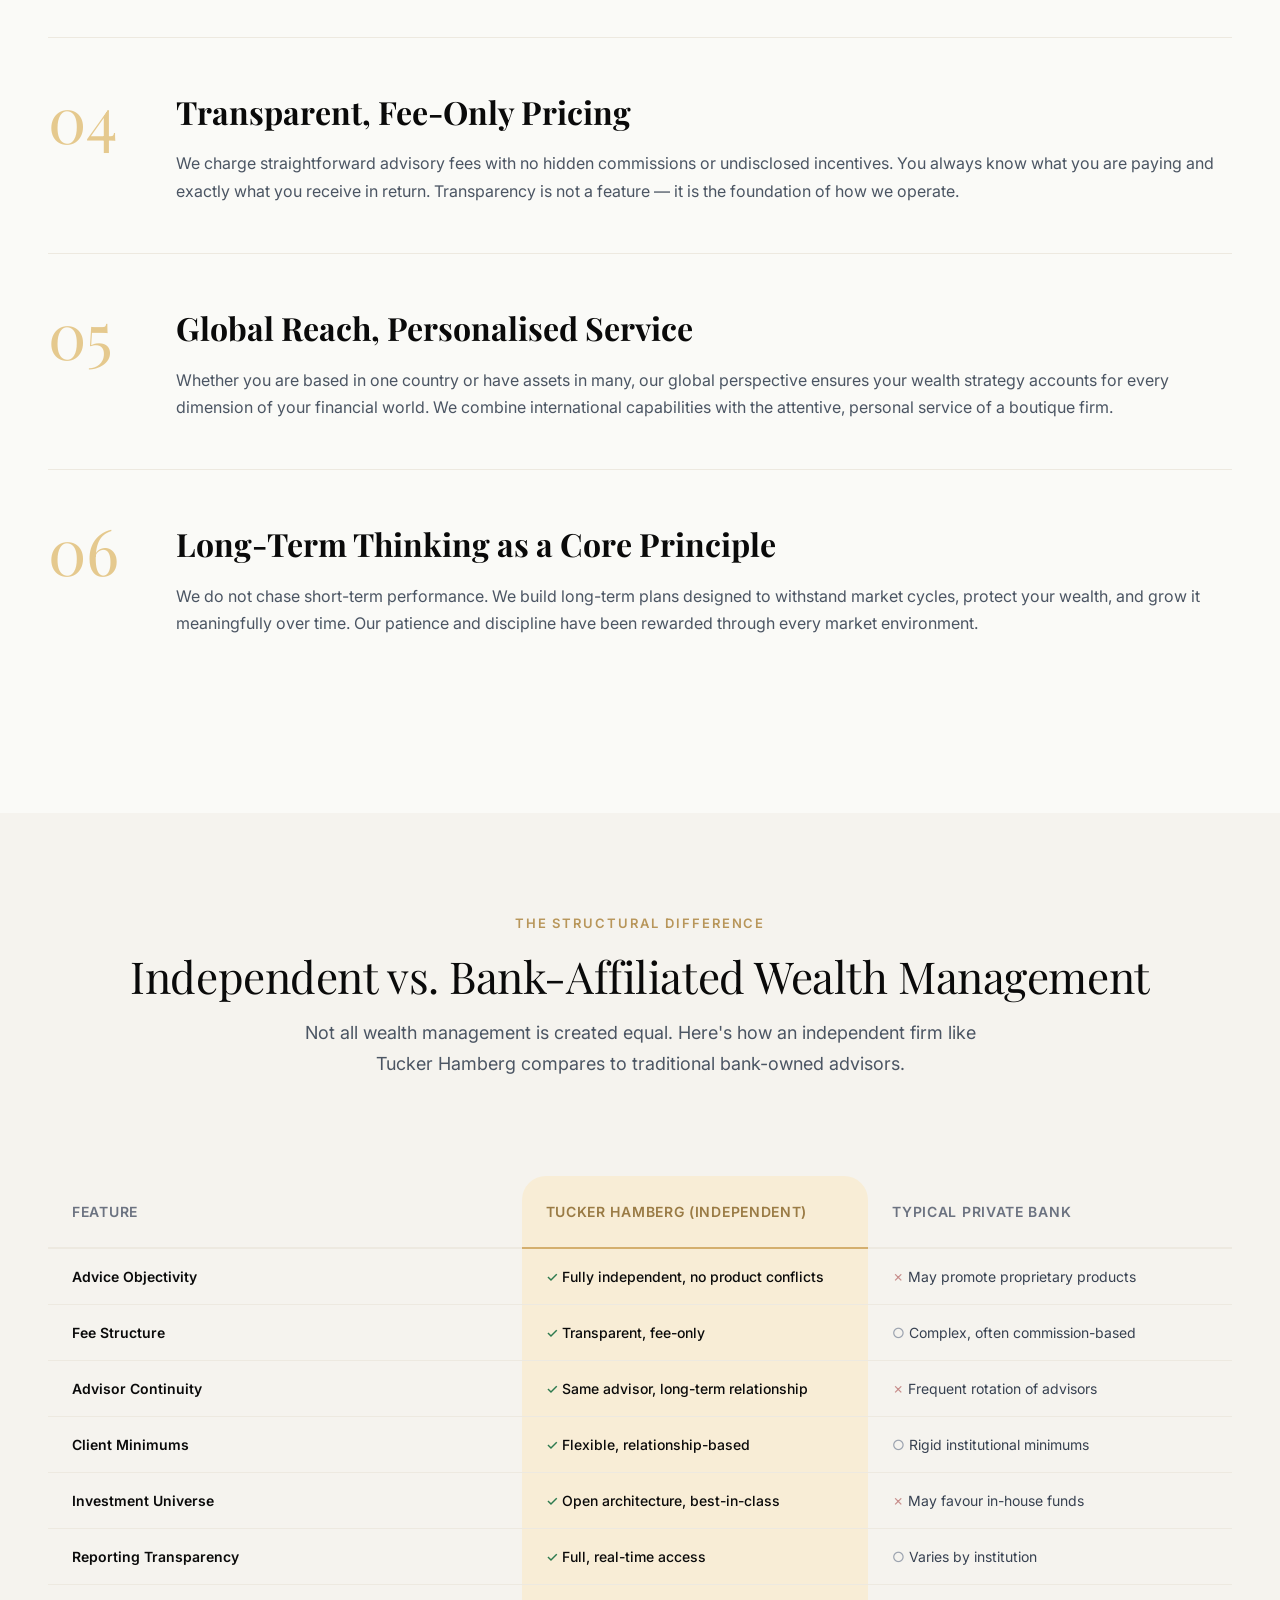
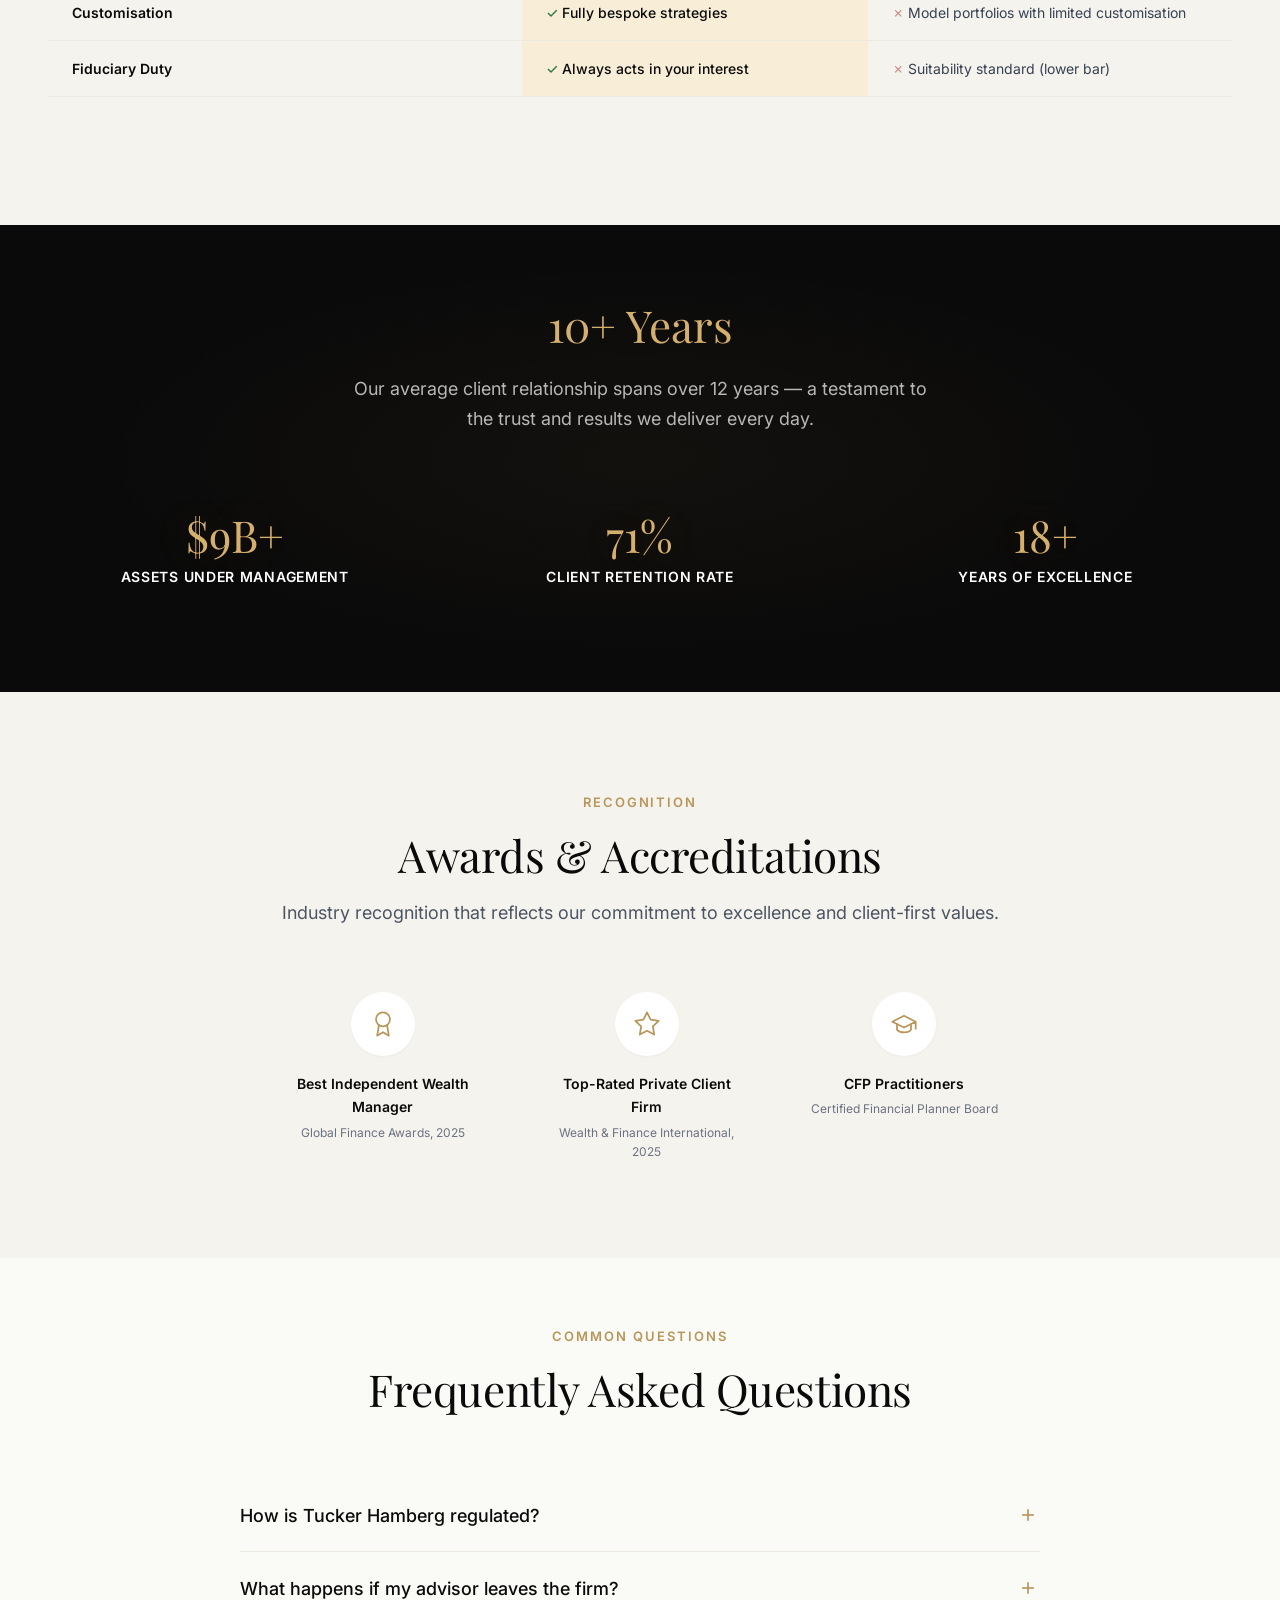
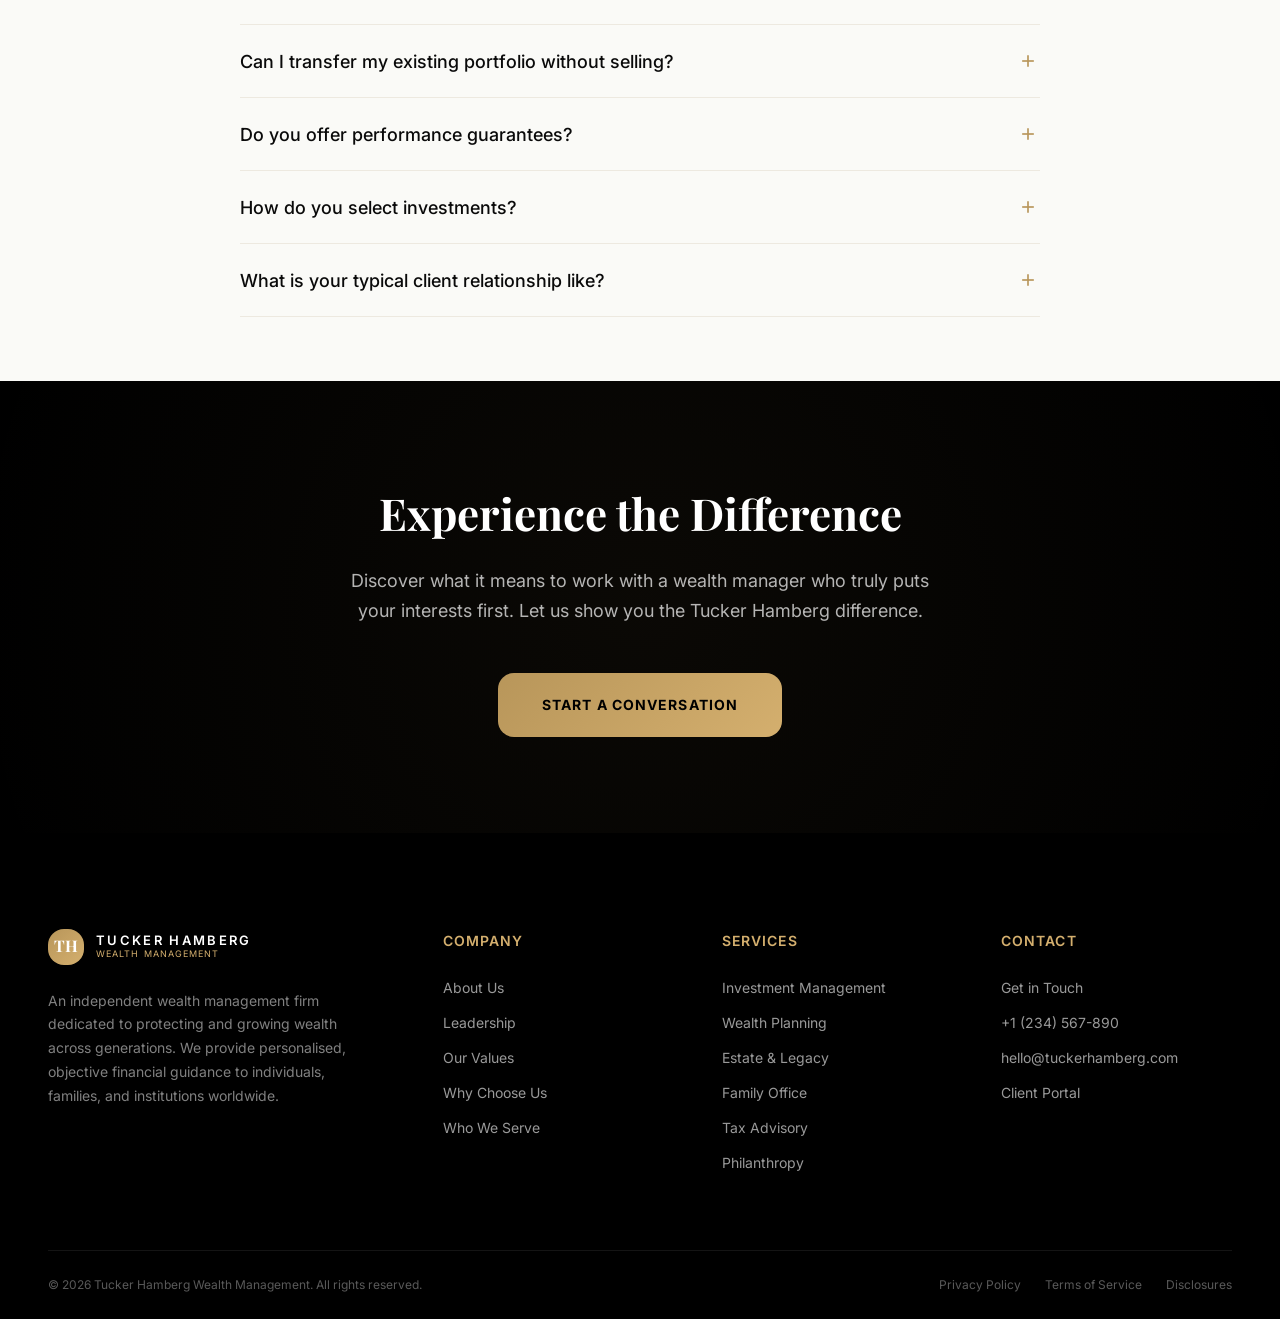
<file: why-us.html>
<!DOCTYPE html>
<html lang="en">
<head>
  <meta charset="UTF-8">
  <meta name="viewport" content="width=device-width, initial-scale=1.0">
  <title>Why Choose Us — Tucker Hamberg Wealth Management</title>
  <meta name="description" content="Discover what sets Tucker Hamberg apart — truly independent advice, dedicated relationship managers, integrated expertise, transparent pricing, and a long-term partnership approach.">
  <link rel="canonical" href="https://tuckerhamberg.com/why-us.html">
  <link href="https://fonts.googleapis.com/css2?family=Inter:wght@300;400;500;600;700&family=Playfair+Display:ital,wght@0,400;0,500;0,600;0,700;1,400;1,500&display=swap" rel="stylesheet">
  <link rel="stylesheet" href="styles.css">
</head>
<body>

  <!-- Skip Link -->
  <a href="#main" class="skip-link">Skip to main content</a>

  <!-- Loading Screen -->
  <div class="loading-screen" id="loadingScreen">
    <div class="loading-logo">TH</div>
    <div class="loading-bar"><div class="loading-bar-fill"></div></div>
  </div>

  <!-- Navbar -->
  <nav class="navbar" id="navbar" role="navigation" aria-label="Main navigation">
    <div class="navbar-inner">
      <a href="index.html" class="navbar-logo" aria-label="Tucker Hamberg - Home">
        <div class="navbar-logo-mark">TH</div>
        <div class="navbar-logo-text">Tucker Hamberg<span>Wealth Management</span></div>
      </a>
      <div class="navbar-links">
        <a href="about.html">About</a>
        <a href="services.html">Services</a>
        <a href="who-we-serve.html">Who We Serve</a>
        <a href="why-us.html" class="active">Why Choose Us</a>
        <a href="contact.html">Contact</a>
      </div>
      <div class="navbar-cta">
        <a href="contact.html" class="btn btn-primary btn-sm">Schedule Consultation</a>
      </div>
      <button class="menu-toggle" id="menuToggle" aria-label="Toggle menu" aria-expanded="false">
        <span></span><span></span><span></span>
      </button>
    </div>
  </nav>

  <!-- Mobile Menu -->
  <div class="mobile-menu" id="mobileMenu" role="dialog" aria-label="Mobile navigation">
    <a href="index.html">Home</a>
    <a href="about.html">About</a>
    <a href="services.html">Services</a>
    <a href="who-we-serve.html">Who We Serve</a>
    <a href="why-us.html">Why Choose Us</a>
    <a href="contact.html">Contact</a>
    <a href="contact.html" class="btn btn-dark-primary">Schedule Consultation</a>
  </div>

  <!-- Main Content -->
  <main id="main">
    <div class="scroll-progress" id="scrollProgress"></div>

    <!-- Page Hero -->
    <section class="page-hero page-hero--whyus">
      <div class="container">
        <p class="overline page-overline reveal">Why Tucker Hamberg</p>
        <h1 class="page-title display-lg reveal reveal-delay-1">Not Just an Advisor. A Partner for Life.</h1>
        <p class="page-subtitle reveal reveal-delay-2">There are many wealth managers. But there is only one Tucker Hamberg. Here is what sets us apart — and why our clients stay with us for decades.</p>
      </div>
    </section>

    <!-- Credibility Bar -->
    <section class="credibility-bar reveal">
      <div class="container">
        <div class="credibility-inner">
          <span class="credibility-label">Trusted & Recognised</span>
          <div class="credibility-items">
            <div class="credibility-item"><svg width="18" height="18" viewBox="0 0 24 24" fill="none" stroke="currentColor" stroke-width="1.5"><path d="M12 22s8-4 8-10V5l-8-3-8 3v7c0 6 8 10 8 10z"/><path d="M9 12l2 2 4-4"/></svg>SEC Registered</div>
            <div class="credibility-divider"></div>
            <div class="credibility-item"><svg width="18" height="18" viewBox="0 0 24 24" fill="none" stroke="currentColor" stroke-width="1.5"><circle cx="12" cy="8" r="6"/><path d="M15.477 12.89L17 22l-5-3-5 3 1.523-9.11"/></svg>CFP™ Practitioners</div>
            <div class="credibility-divider"></div>
            <div class="credibility-item"><svg width="18" height="18" viewBox="0 0 24 24" fill="none" stroke="currentColor" stroke-width="1.5"><path d="M12 22s8-4 8-10V5l-8-3-8 3v7c0 6 8 10 8 10z"/></svg>Fiduciary Standard</div>
            <div class="credibility-divider"></div>
            <div class="credibility-item"><svg width="18" height="18" viewBox="0 0 24 24" fill="none" stroke="currentColor" stroke-width="1.5"><circle cx="12" cy="12" r="10"/><line x1="2" y1="12" x2="22" y2="12"/><path d="M12 2a15.3 15.3 0 014 10 15.3 15.3 0 01-4 10 15.3 15.3 0 01-4-10 15.3 15.3 0 014-10z"/></svg>Global Advisory</div>
          </div>
        </div>
      </div>
    </section>

    <!-- Differentiators Section -->
    <section class="section-lg" aria-label="Our differentiators">
      <div class="container">

        <div class="section-header text-center mb-8 reveal">
          <p class="overline section-overline text-gold">What Sets Us Apart</p>
          <h2 class="section-title display-md">Six Reasons Clients Choose Tucker Hamberg</h2>
          <p class="section-subtitle">Every element of our practice is designed around one principle — putting your interests first, always.</p>
        </div>

        <!-- Differentiator 01 -->
        <div class="differentiator-section reveal reveal-delay-1">
          <div class="differentiator-inner">
            <div class="differentiator-number">01</div>
            <div class="differentiator-content">
              <h3 class="diff-heading">Truly Independent Advice</h3>
              <p class="diff-body">We are not affiliated with any bank, fund house, or product manufacturer. Every recommendation we make is based solely on what is right for you — not what earns us a commission. Our independence is your assurance that our interests are always aligned with yours.</p>
            </div>
          </div>
        </div>

        <!-- Differentiator 02 -->
        <div class="differentiator-section reveal reveal-delay-2">
          <div class="differentiator-inner">
            <div class="differentiator-number">02</div>
            <div class="differentiator-content">
              <h3 class="diff-heading">A Dedicated Relationship Manager</h3>
              <p class="diff-body">You will never feel like just another account number. Every Tucker Hamberg client is assigned a senior relationship manager who knows your story, your goals, and your family. This deep personal connection ensures continuity, trust, and advice that is genuinely tailored to your life.</p>
            </div>
          </div>
        </div>

        <!-- Differentiator 03 -->
        <div class="differentiator-section reveal reveal-delay-3">
          <div class="differentiator-inner">
            <div class="differentiator-number">03</div>
            <div class="differentiator-content">
              <h3 class="diff-heading">Integrated Expertise Under One Roof</h3>
              <p class="diff-body">Investment management, estate planning, tax advisory, philanthropy — we bring all the expertise you need into one cohesive strategy, coordinated seamlessly on your behalf. No fragmentation, no conflicting advice — just a unified approach to your financial well-being.</p>
            </div>
          </div>
        </div>

        <!-- Differentiator 04 -->
        <div class="differentiator-section reveal reveal-delay-1">
          <div class="differentiator-inner">
            <div class="differentiator-number">04</div>
            <div class="differentiator-content">
              <h3 class="diff-heading">Transparent, Fee-Only Pricing</h3>
              <p class="diff-body">We charge straightforward advisory fees with no hidden commissions or undisclosed incentives. You always know what you are paying and exactly what you receive in return. Transparency is not a feature — it is the foundation of how we operate.</p>
            </div>
          </div>
        </div>

        <!-- Differentiator 05 -->
        <div class="differentiator-section reveal reveal-delay-2">
          <div class="differentiator-inner">
            <div class="differentiator-number">05</div>
            <div class="differentiator-content">
              <h3 class="diff-heading">Global Reach, Personalised Service</h3>
              <p class="diff-body">Whether you are based in one country or have assets in many, our global perspective ensures your wealth strategy accounts for every dimension of your financial world. We combine international capabilities with the attentive, personal service of a boutique firm.</p>
            </div>
          </div>
        </div>

        <!-- Differentiator 06 -->
        <div class="differentiator-section reveal reveal-delay-3">
          <div class="differentiator-inner">
            <div class="differentiator-number">06</div>
            <div class="differentiator-content">
              <h3 class="diff-heading">Long-Term Thinking as a Core Principle</h3>
              <p class="diff-body">We do not chase short-term performance. We build long-term plans designed to withstand market cycles, protect your wealth, and grow it meaningfully over time. Our patience and discipline have been rewarded through every market environment.</p>
            </div>
          </div>
        </div>

      </div>
    </section>

    <!-- Comparison Module: Independent vs Bank-Affiliated (Anchoring + Contrast) -->
    <section class="section bg-ivory-alt" aria-label="Comparison">
      <div class="container">
        <div class="section-header text-center reveal">
          <p class="overline section-overline">The Structural Difference</p>
          <h2 class="section-title display-md">Independent vs. Bank-Affiliated Wealth Management</h2>
          <p class="section-subtitle">Not all wealth management is created equal. Here's how an independent firm like Tucker Hamberg compares to traditional bank-owned advisors.</p>
        </div>
        <div class="reveal" style="overflow-x: auto;">
          <table class="comparison-table">
            <thead>
              <tr>
                <th>Feature</th>
                <th class="highlight">Tucker Hamberg (Independent)</th>
                <th>Typical Private Bank</th>
              </tr>
            </thead>
            <tbody>
              <tr><td class="feature-name">Advice Objectivity</td><td class="highlight"><span class="comparison-check">✓</span> Fully independent, no product conflicts</td><td><span class="comparison-x">✗</span> May promote proprietary products</td></tr>
              <tr><td class="feature-name">Fee Structure</td><td class="highlight"><span class="comparison-check">✓</span> Transparent, fee-only</td><td><span class="comparison-partial">○</span> Complex, often commission-based</td></tr>
              <tr><td class="feature-name">Advisor Continuity</td><td class="highlight"><span class="comparison-check">✓</span> Same advisor, long-term relationship</td><td><span class="comparison-x">✗</span> Frequent rotation of advisors</td></tr>
              <tr><td class="feature-name">Client Minimums</td><td class="highlight"><span class="comparison-check">✓</span> Flexible, relationship-based</td><td><span class="comparison-partial">○</span> Rigid institutional minimums</td></tr>
              <tr><td class="feature-name">Investment Universe</td><td class="highlight"><span class="comparison-check">✓</span> Open architecture, best-in-class</td><td><span class="comparison-x">✗</span> May favour in-house funds</td></tr>
              <tr><td class="feature-name">Reporting Transparency</td><td class="highlight"><span class="comparison-check">✓</span> Full, real-time access</td><td><span class="comparison-partial">○</span> Varies by institution</td></tr>
              <tr><td class="feature-name">Customisation</td><td class="highlight"><span class="comparison-check">✓</span> Fully bespoke strategies</td><td><span class="comparison-x">✗</span> Model portfolios with limited customisation</td></tr>
              <tr><td class="feature-name">Fiduciary Duty</td><td class="highlight"><span class="comparison-check">✓</span> Always acts in your interest</td><td><span class="comparison-x">✗</span> Suitability standard (lower bar)</td></tr>
            </tbody>
          </table>
        </div>
      </div>
    </section>

    <!-- Proof Panel (Expanded) -->
    <section class="proof-panel" aria-label="Client trust proof">
      <div class="container">
        <div class="reveal">
          <p class="proof-stat" data-counter data-target="12" data-suffix="+ Years">0</p>
          <p class="proof-text">Our average client relationship spans over 12 years — a testament to the trust and results we deliver every day.</p>
        </div>
        <div class="grid grid-3 reveal" style="margin-top: 48px;">
          <div class="stat-card"><div class="stat-number" data-counter data-target="12" data-prefix="$" data-suffix="B+">$0B+</div><div class="stat-label">Assets Under Management</div></div>
          <div class="stat-card"><div class="stat-number" data-counter data-target="98" data-suffix="%">0%</div><div class="stat-label">Client Retention Rate</div></div>
          <div class="stat-card"><div class="stat-number" data-counter data-target="25" data-suffix="+">0+</div><div class="stat-label">Years of Excellence</div></div>
        </div>
      </div>
    </section>

    <!-- Awards Section -->
    <section class="awards-section section" aria-label="Awards and recognition">
      <div class="container">
        <div class="section-header text-center reveal">
          <p class="overline section-overline text-gold">Recognition</p>
          <h2 class="section-title display-md">Awards &amp; Accreditations</h2>
          <p class="section-subtitle">Industry recognition that reflects our commitment to excellence and client-first values.</p>
        </div>
        <div class="awards-grid">
          <!-- Award 1 -->
          <div class="award-item reveal reveal-delay-1">
            <div class="award-icon">
              <svg width="28" height="28" viewBox="0 0 24 24" fill="none" stroke="currentColor" stroke-width="1.5" stroke-linecap="round" stroke-linejoin="round">
                <circle cx="12" cy="8" r="6"/>
                <path d="M15.477 12.89L17 22l-5-3-5 3 1.523-9.11"/>
              </svg>
            </div>
            <p class="award-title">Best Independent Wealth Manager</p>
            <p class="award-org">Global Finance Awards, 2025</p>
          </div>
          <!-- Award 2 -->
          <div class="award-item reveal reveal-delay-2">
            <div class="award-icon">
              <svg width="28" height="28" viewBox="0 0 24 24" fill="none" stroke="currentColor" stroke-width="1.5" stroke-linecap="round" stroke-linejoin="round">
                <polygon points="12 2 15.09 8.26 22 9.27 17 14.14 18.18 21.02 12 17.77 5.82 21.02 7 14.14 2 9.27 8.91 8.26 12 2"/>
              </svg>
            </div>
            <p class="award-title">Top-Rated Private Client Firm</p>
            <p class="award-org">Wealth & Finance International, 2025</p>
          </div>
          <!-- Award 3 -->
          <div class="award-item reveal reveal-delay-3">
            <div class="award-icon">
              <svg width="28" height="28" viewBox="0 0 24 24" fill="none" stroke="currentColor" stroke-width="1.5" stroke-linecap="round" stroke-linejoin="round">
                <path d="M22 10v6M2 10l10-5 10 5-10 5z"/>
                <path d="M6 12v5c3 3 10 3 12 0v-5"/>
              </svg>
            </div>
            <p class="award-title">CFP Practitioners</p>
            <p class="award-org">Certified Financial Planner Board</p>
          </div>
        </div>
      </div>
    </section>

    <!-- FAQ Section (Objection Handling) -->
    <section class="faq-section" aria-label="Frequently asked questions">
      <div class="container">
        <div class="section-header text-center reveal">
          <p class="overline section-overline">Common Questions</p>
          <h2 class="section-title display-md">Frequently Asked Questions</h2>
        </div>
        <div class="faq-list reveal">
          <div class="faq-item"><button class="faq-question">How is Tucker Hamberg regulated?<span class="faq-icon"><svg width="20" height="20" viewBox="0 0 24 24" fill="none" stroke="currentColor" stroke-width="2"><line x1="12" y1="5" x2="12" y2="19"/><line x1="5" y1="12" x2="19" y2="12"/></svg></span></button><div class="faq-answer"><div class="faq-answer-inner">Tucker Hamberg is a registered investment adviser with the U.S. Securities and Exchange Commission (SEC). We adhere to the fiduciary standard, meaning we are legally obligated to act in your best interest at all times. Our firm undergoes regular compliance audits and maintains robust internal controls.</div></div></div>
          <div class="faq-item"><button class="faq-question">What happens if my advisor leaves the firm?<span class="faq-icon"><svg width="20" height="20" viewBox="0 0 24 24" fill="none" stroke="currentColor" stroke-width="2"><line x1="12" y1="5" x2="12" y2="19"/><line x1="5" y1="12" x2="19" y2="12"/></svg></span></button><div class="faq-answer"><div class="faq-answer-inner">Your relationship is with Tucker Hamberg, not a single individual. While you'll have a dedicated relationship manager, our team-based approach means multiple professionals are familiar with your situation. If a transition is ever needed, it will be seamless, well-planned, and transparent.</div></div></div>
          <div class="faq-item"><button class="faq-question">Can I transfer my existing portfolio without selling?<span class="faq-icon"><svg width="20" height="20" viewBox="0 0 24 24" fill="none" stroke="currentColor" stroke-width="2"><line x1="12" y1="5" x2="12" y2="19"/><line x1="5" y1="12" x2="19" y2="12"/></svg></span></button><div class="faq-answer"><div class="faq-answer-inner">In most cases, yes. We can typically accept in-kind transfers of your existing holdings and then work with you to gradually align the portfolio with our recommended strategy — in a tax-efficient manner. We'll evaluate your current positions and build a thoughtful transition plan.</div></div></div>
          <div class="faq-item"><button class="faq-question">Do you offer performance guarantees?<span class="faq-icon"><svg width="20" height="20" viewBox="0 0 24 24" fill="none" stroke="currentColor" stroke-width="2"><line x1="12" y1="5" x2="12" y2="19"/><line x1="5" y1="12" x2="19" y2="12"/></svg></span></button><div class="faq-answer"><div class="faq-answer-inner">No reputable wealth manager can guarantee investment returns. What we guarantee is our process: disciplined research, rigorous risk management, transparent reporting, and an unwavering commitment to your long-term interests. Our 98% client retention rate speaks to the consistency of our results.</div></div></div>
          <div class="faq-item"><button class="faq-question">How do you select investments?<span class="faq-icon"><svg width="20" height="20" viewBox="0 0 24 24" fill="none" stroke="currentColor" stroke-width="2"><line x1="12" y1="5" x2="12" y2="19"/><line x1="5" y1="12" x2="19" y2="12"/></svg></span></button><div class="faq-answer"><div class="faq-answer-inner">We use an open-architecture approach, meaning we source the best investment solutions from across the global market — without being limited to proprietary products. Our investment committee conducts rigorous due diligence on every manager and fund we recommend.</div></div></div>
          <div class="faq-item"><button class="faq-question">What is your typical client relationship like?<span class="faq-icon"><svg width="20" height="20" viewBox="0 0 24 24" fill="none" stroke="currentColor" stroke-width="2"><line x1="12" y1="5" x2="12" y2="19"/><line x1="5" y1="12" x2="19" y2="12"/></svg></span></button><div class="faq-answer"><div class="faq-answer-inner">We meet with clients quarterly for formal portfolio reviews, but the relationship goes far beyond scheduled meetings. Your advisor is available whenever you need guidance — whether it's a market event, a life transition, or a strategic question. Many of our clients describe us as an extension of their family.</div></div></div>
        </div>
      </div>
    </section>

    <!-- CTA Strip -->
    <section class="cta-strip" aria-label="Call to action">
      <div class="container">
        <h2 class="cta-title reveal">Experience the Difference</h2>
        <p class="cta-subtitle reveal reveal-delay-1">Discover what it means to work with a wealth manager who truly puts your interests first. Let us show you the Tucker Hamberg difference.</p>
        <a href="contact.html" class="btn btn-dark-primary btn-lg reveal reveal-delay-2">Start a Conversation</a>
      </div>
    </section>

  </main>

  <!-- Footer -->
  <footer class="footer" role="contentinfo">
    <div class="container">
      <div class="footer-grid">
        <div class="footer-brand">
          <div class="footer-logo">
            <div class="footer-logo-mark">TH</div>
            <div class="footer-logo-text">Tucker Hamberg<span>Wealth Management</span></div>
          </div>
          <p class="footer-desc">An independent wealth management firm dedicated to protecting and growing wealth across generations. We provide personalised, objective financial guidance to individuals, families, and institutions worldwide.</p>
        </div>
        <div class="footer-column">
          <h3 class="footer-heading">Company</h3>
          <a href="about.html">About Us</a>
          <a href="about.html#team">Leadership</a>
          <a href="about.html#values">Our Values</a>
          <a href="why-us.html">Why Choose Us</a>
          <a href="who-we-serve.html">Who We Serve</a>
        </div>
        <div class="footer-column">
          <h3 class="footer-heading">Services</h3>
          <a href="services.html#investment">Investment Management</a>
          <a href="services.html#wealth-planning">Wealth Planning</a>
          <a href="services.html#estate">Estate &amp; Legacy</a>
          <a href="services.html#family-office">Family Office</a>
          <a href="services.html#tax">Tax Advisory</a>
          <a href="services.html#philanthropy">Philanthropy</a>
        </div>
        <div class="footer-column">
          <h3 class="footer-heading">Contact</h3>
          <a href="contact.html">Get in Touch</a>
          <a href="tel:+1234567890">+1 (234) 567-890</a>
          <a href="mailto:hello@tuckerhamberg.com">hello@tuckerhamberg.com</a>
          <a href="#">Client Portal</a>
        </div>
      </div>
      <div class="footer-bottom">
        <p>&copy; 2026 Tucker Hamberg Wealth Management. All rights reserved.</p>
        <div class="footer-bottom-links">
          <a href="privacy.html">Privacy Policy</a>
          <a href="privacy.html#terms">Terms of Service</a>
          <a href="privacy.html#disclosures">Disclosures</a>
        </div>
      </div>
    </div>
  </footer>

  <!-- Back to Top -->
  <button class="back-to-top" id="backToTop" aria-label="Back to top">
    <svg width="20" height="20" viewBox="0 0 24 24" fill="none" stroke="currentColor" stroke-width="2"><path d="M18 15l-6-6-6 6"/></svg>
  </button>

  <!-- Mobile Sticky CTA -->
  <div class="mobile-sticky-cta">
    <a href="contact.html" class="btn btn-dark-primary btn-sm">Book a Consultation</a>
  </div>

  <!-- Shared JavaScript -->
  <script>
    // Loading screen
    window.addEventListener('load', () => {
      setTimeout(() => {
        document.getElementById('loadingScreen').classList.add('hidden');
      }, 1500);
    });

    // Navbar scroll
    const navbar = document.getElementById('navbar');
    let lastScroll = 0;
    window.addEventListener('scroll', () => {
      if (window.scrollY > 80) {
        navbar.classList.add('scrolled');
      } else {
        navbar.classList.remove('scrolled');
      }
    });

    // Mobile menu
    const menuToggle = document.getElementById('menuToggle');
    const mobileMenu = document.getElementById('mobileMenu');
    menuToggle.addEventListener('click', () => {
      menuToggle.classList.toggle('active');
      mobileMenu.classList.toggle('active');
      document.body.style.overflow = mobileMenu.classList.contains('active') ? 'hidden' : '';
      menuToggle.setAttribute('aria-expanded', mobileMenu.classList.contains('active'));
    });

    // Scroll reveal
    const revealElements = document.querySelectorAll('.reveal, .reveal-left, .reveal-right, .reveal-scale');
    const revealObserver = new IntersectionObserver((entries) => {
      entries.forEach(entry => {
        if (entry.isIntersecting) {
          entry.target.classList.add('visible');
        }
      });
    }, { threshold: 0.1, rootMargin: '0px 0px -50px 0px' });
    revealElements.forEach(el => revealObserver.observe(el));

    // Counter animation
    function animateCounter(el) {
      const target = parseInt(el.getAttribute('data-target'));
      const suffix = el.getAttribute('data-suffix') || '';
      const prefix = el.getAttribute('data-prefix') || '';
      const duration = 2000;
      const start = performance.now();
      function update(now) {
        const elapsed = now - start;
        const progress = Math.min(elapsed / duration, 1);
        const eased = 1 - Math.pow(1 - progress, 3);
        const current = Math.round(target * eased);
        el.textContent = prefix + current.toLocaleString() + suffix;
        if (progress < 1) requestAnimationFrame(update);
      }
      requestAnimationFrame(update);
    }

    const counterElements = document.querySelectorAll('[data-counter]');
    const counterObserver = new IntersectionObserver((entries) => {
      entries.forEach(entry => {
        if (entry.isIntersecting) {
          animateCounter(entry.target);
          counterObserver.unobserve(entry.target);
        }
      });
    }, { threshold: 0.5 });
    counterElements.forEach(el => counterObserver.observe(el));

    // Back to top
    const backToTop = document.getElementById('backToTop');
    window.addEventListener('scroll', () => {
      if (window.scrollY > 600) {
        backToTop.classList.add('visible');
      } else {
        backToTop.classList.remove('visible');
      }
    });
    backToTop.addEventListener('click', () => {
      window.scrollTo({ top: 0, behavior: 'smooth' });
    });

    // FAQ Accordion
    document.querySelectorAll('.faq-question').forEach(q => {
      q.addEventListener('click', () => {
        const item = q.parentElement;
        const isOpen = item.classList.contains('active');
        document.querySelectorAll('.faq-item').forEach(i => i.classList.remove('active'));
        if (!isOpen) item.classList.add('active');
      });
    });
  
    // Scroll Progress Bar
    const scrollProg = document.getElementById('scrollProgress');
    if (scrollProg) {
      window.addEventListener('scroll', () => {
        const pct = (window.scrollY / (document.documentElement.scrollHeight - window.innerHeight)) * 100;
        scrollProg.style.width = pct + '%';
      }, { passive: true });
    }

    // Image Lazy Load Fade-In
    document.querySelectorAll('img[loading="lazy"]').forEach(img => {
      img.style.opacity = '0';
      img.style.transition = 'opacity 0.8s ease';
      if (img.complete) { img.style.opacity = '1'; }
      else { img.addEventListener('load', () => { img.style.opacity = '1'; }); }
    });

    // Card Mouse Tilt Effect
    document.querySelectorAll('.card-segment, .card-value, .card-insight, .card-scenario').forEach(card => {
      card.addEventListener('mousemove', (e) => {
        const r = card.getBoundingClientRect();
        const x = (e.clientX - r.left) / r.width - 0.5;
        const y = (e.clientY - r.top) / r.height - 0.5;
        card.style.transform = `perspective(800px) rotateX(${-y*5}deg) rotateY(${x*5}deg) translateY(-6px) scale(1.02)`;
      });
      card.addEventListener('mouseleave', () => {
        card.style.transform = '';
        card.style.transition = 'transform 0.5s cubic-bezier(0.23, 1, 0.32, 1)';
        setTimeout(() => card.style.transition = '', 500);
      });
    });

    // Staggered Grid Reveal
    document.querySelectorAll('.grid').forEach(g => {
      const items = g.querySelectorAll('.card, .stat-card, .award-item');
      const gObs = new IntersectionObserver((e) => {
        if (e[0].isIntersecting) {
          items.forEach((c, i) => setTimeout(() => { c.style.opacity='1'; c.style.transform='translateY(0)'; }, i*120));
          gObs.disconnect();
        }
      }, { threshold: 0.15 });
      if (items.length) {
        items.forEach(c => { c.style.opacity='0'; c.style.transform='translateY(30px)'; c.style.transition='opacity 0.6s ease, transform 0.6s cubic-bezier(0.23, 1, 0.32, 1)'; });
        gObs.observe(g);
      }
    });
</script>

</body>
</html>
</file>
<file: styles.css>
/* ================================================
   TUCKER HAMBERG WEALTH MANAGEMENT
   Design System & Global Styles
   ================================================ */

/* ---- CSS Reset ---- */
*, *::before, *::after {
  margin: 0;
  padding: 0;
  box-sizing: border-box;
}

html {
  scroll-behavior: smooth;
  -webkit-font-smoothing: antialiased;
  -moz-osx-font-smoothing: grayscale;
  text-rendering: optimizeLegibility;
}

body {
  font-family: 'Inter', system-ui, -apple-system, sans-serif;
  font-size: 16px;
  line-height: 1.65;
  color: var(--charcoal-900);
  background-color: var(--ivory-50);
  overflow-x: hidden;
}

img {
  max-width: 100%;
  height: auto;
  display: block;
}

a {
  color: inherit;
  text-decoration: none;
  transition: color 0.3s ease;
}

ul, ol {
  list-style: none;
}

button, input, textarea, select {
  font-family: inherit;
  font-size: inherit;
  border: none;
  outline: none;
  background: none;
}

button {
  cursor: pointer;
}

/* ================================================
   DESIGN TOKENS
   ================================================ */

:root {
  /* ---- Colors ---- */
  --navy-950: #000000;
  --navy-900: #0A0A0A;
  --navy-800: #141414;
  --navy-700: #1E1E1E;
  --navy-600: #2A2A2A;
  --navy-500: #3A3A3A;

  --charcoal-900: #1A1D23;
  --charcoal-800: #2D3139;
  --charcoal-700: #374151;
  --charcoal-600: #4B5563;
  --charcoal-500: #6B7280;
  --charcoal-400: #9CA3AF;
  --charcoal-300: #D1D5DB;

  --ivory-50: #FAFAF7;
  --ivory-100: #F5F3EE;
  --ivory-200: #EDE9E0;
  --ivory-300: #E0DBD0;

  --gold-600: #9A7B45;
  --gold-500: #B8965A;
  --gold-400: #D4AF6E;
  --gold-300: #E5C98E;
  --gold-200: #F0DDB3;
  --gold-100: #F8EDD6;

  --white: #FFFFFF;
  --success: #2D7A4F;
  --error: #9B2C2C;

  /* ---- Typography ---- */
  --font-display: 'Playfair Display', Georgia, 'Times New Roman', serif;
  --font-body: 'Inter', system-ui, -apple-system, 'Segoe UI', sans-serif;

  --display-xl: 4.5rem;
  --display-lg: 3.5rem;
  --display-md: 2.75rem;
  --heading-lg: 2rem;
  --heading-md: 1.5rem;
  --heading-sm: 1.25rem;
  --body-lg: 1.125rem;
  --body-md: 1rem;
  --body-sm: 0.875rem;
  --overline: 0.8125rem;

  /* ---- Spacing ---- */
  --space-1: 4px;
  --space-2: 8px;
  --space-3: 12px;
  --space-4: 16px;
  --space-5: 24px;
  --space-6: 32px;
  --space-7: 48px;
  --space-8: 64px;
  --space-9: 96px;
  --space-10: 128px;

  /* ---- Layout ---- */
  --max-width: 1280px;
  --max-width-wide: 1440px;
  --gutter: 32px;
  --margin: 80px;

  /* ---- Transitions ---- */
  --ease-default: cubic-bezier(0.4, 0, 0.2, 1);
  --ease-out: cubic-bezier(0, 0, 0.2, 1);
  --ease-in: cubic-bezier(0.4, 0, 1, 1);
  --ease-bounce: cubic-bezier(0.34, 1.56, 0.64, 1);
  --duration-fast: 200ms;
  --duration-normal: 300ms;
  --duration-slow: 600ms;

  /* ---- Shadows ---- */
  --shadow-sm: 0 1px 3px rgba(0, 0, 0, 0.04);
  --shadow-md: 0 4px 16px rgba(0, 0, 0, 0.06);
  --shadow-lg: 0 8px 32px rgba(0, 0, 0, 0.08);
  --shadow-xl: 0 16px 48px rgba(0, 0, 0, 0.1);
  --shadow-gold: 0 4px 20px rgba(184, 150, 90, 0.2);

  /* ---- Border Radius ---- */
  --radius-sm: 16px;
  --radius-md: 24px;
  --radius-lg: 36px;
  --radius-xl: 48px;
}

/* ================================================
   TYPOGRAPHY CLASSES
   ================================================ */

.display-xl {
  font-family: var(--font-display);
  font-size: var(--display-xl);
  line-height: 1.1;
  letter-spacing: -0.02em;
  font-weight: 400;
}

.display-lg {
  font-family: var(--font-display);
  font-size: var(--display-lg);
  line-height: 1.15;
  letter-spacing: -0.015em;
  font-weight: 400;
}

.display-md {
  font-family: var(--font-display);
  font-size: var(--display-md);
  line-height: 1.2;
  letter-spacing: -0.01em;
  font-weight: 400;
}

.heading-lg {
  font-family: var(--font-display);
  font-size: var(--heading-lg);
  line-height: 1.3;
  letter-spacing: -0.005em;
  font-weight: 500;
}

.heading-md {
  font-family: var(--font-body);
  font-size: var(--heading-md);
  line-height: 1.35;
  font-weight: 600;
}

.heading-sm {
  font-family: var(--font-body);
  font-size: var(--heading-sm);
  line-height: 1.4;
  font-weight: 600;
}

.body-lg {
  font-size: var(--body-lg);
  line-height: 1.7;
  letter-spacing: 0.01em;
}

.body-md {
  font-size: var(--body-md);
  line-height: 1.65;
  letter-spacing: 0.01em;
}

.body-sm {
  font-size: var(--body-sm);
  line-height: 1.6;
  letter-spacing: 0.015em;
}

.overline {
  font-family: var(--font-body);
  font-size: var(--overline);
  line-height: 1.5;
  letter-spacing: 0.15em;
  text-transform: uppercase;
  font-weight: 600;
}

/* ================================================
   LAYOUT UTILITIES
   ================================================ */

.container {
  max-width: var(--max-width);
  margin: 0 auto;
  padding: 0 var(--margin);
}

.container-wide {
  max-width: var(--max-width-wide);
  margin: 0 auto;
  padding: 0 var(--margin);
}

.section {
  padding: var(--space-9) 0;
}

.section-sm {
  padding: var(--space-8) 0;
}

.section-lg {
  padding: var(--space-10) 0;
}

.grid {
  display: grid;
  gap: var(--gutter);
}

.grid-2 { grid-template-columns: repeat(2, 1fr); }
.grid-3 { grid-template-columns: repeat(3, 1fr); }
.grid-4 { grid-template-columns: repeat(4, 1fr); }
.grid-6 { grid-template-columns: repeat(6, 1fr); }

.flex {
  display: flex;
}

.flex-center {
  display: flex;
  align-items: center;
  justify-content: center;
}

.flex-between {
  display: flex;
  align-items: center;
  justify-content: space-between;
}

.text-center { text-align: center; }
.text-left { text-align: left; }

/* ================================================
   BUTTON SYSTEM
   ================================================ */

.btn {
  display: inline-flex;
  align-items: center;
  justify-content: center;
  gap: var(--space-2);
  padding: 16px 36px;
  font-family: var(--font-body);
  font-size: var(--body-sm);
  font-weight: 600;
  letter-spacing: 0.08em;
  text-transform: uppercase;
  border-radius: var(--radius-sm);
  transition: all var(--duration-normal) var(--ease-default);
  position: relative;
  overflow: hidden;
  white-space: nowrap;
}

.btn::after {
  content: '';
  position: absolute;
  inset: 0;
  background: linear-gradient(135deg, rgba(255,255,255,0.15) 0%, transparent 50%);
  opacity: 0;
  transition: opacity var(--duration-normal) var(--ease-default);
}

.btn:hover::after {
  opacity: 1;
}

.btn-primary {
  background: linear-gradient(135deg, var(--gold-500) 0%, var(--gold-600) 100%);
  color: var(--white);
  box-shadow: var(--shadow-gold);
}

.btn-primary:hover {
  background: linear-gradient(135deg, var(--gold-400) 0%, var(--gold-500) 100%);
  transform: translateY(-2px);
  box-shadow: 0 6px 24px rgba(184, 150, 90, 0.35);
}

.btn-primary:active {
  transform: translateY(0);
}

.btn-secondary {
  background: transparent;
  color: var(--navy-900);
  border: 1.5px solid var(--navy-900);
}

.btn-secondary:hover {
  background: var(--navy-900);
  color: var(--white);
  transform: translateY(-2px);
}

.btn-ghost {
  background: transparent;
  color: var(--gold-500);
  padding: 12px 0;
}

.btn-ghost:hover {
  color: var(--gold-600);
}

.btn-ghost .btn-arrow {
  transition: transform var(--duration-normal) var(--ease-default);
}

.btn-ghost:hover .btn-arrow {
  transform: translateX(4px);
}

/* Dark background variants */
.btn-dark-primary {
  background: linear-gradient(135deg, var(--gold-500) 0%, var(--gold-400) 100%);
  color: var(--navy-950);
  font-weight: 700;
}

.btn-dark-primary:hover {
  background: linear-gradient(135deg, var(--gold-400) 0%, var(--gold-300) 100%);
  transform: translateY(-2px);
  box-shadow: 0 6px 24px rgba(184, 150, 90, 0.35);
}

.btn-dark-secondary {
  background: transparent;
  color: var(--white);
  border: 1.5px solid rgba(255, 255, 255, 0.4);
}

.btn-dark-secondary:hover {
  border-color: var(--white);
  background: rgba(255, 255, 255, 0.08);
  transform: translateY(-2px);
}

.btn-sm {
  padding: 10px 24px;
  font-size: 0.75rem;
}

.btn-lg {
  padding: 20px 44px;
  font-size: var(--body-sm);
}

/* ================================================
   NAVIGATION
   ================================================ */

.navbar {
  position: fixed;
  top: 0;
  left: 0;
  right: 0;
  z-index: 1000;
  padding: 20px 0;
  transition: all var(--duration-slow) var(--ease-default);
}

.navbar.scrolled {
  background: rgba(0, 0, 0, 0.95);
  backdrop-filter: blur(20px);
  -webkit-backdrop-filter: blur(20px);
  padding: 12px 0;
  box-shadow: 0 4px 20px rgba(0, 0, 0, 0.15);
}

.navbar-inner {
  display: flex;
  align-items: center;
  justify-content: space-between;
  max-width: var(--max-width-wide);
  margin: 0 auto;
  padding: 0 var(--margin);
}

.navbar-logo {
  display: flex;
  align-items: center;
  gap: var(--space-3);
  z-index: 1001;
}

.navbar-logo-mark {
  width: 40px;
  height: 40px;
  background: linear-gradient(135deg, var(--gold-500) 0%, var(--gold-400) 100%);
  border-radius: var(--radius-sm);
  display: flex;
  align-items: center;
  justify-content: center;
  font-family: var(--font-display);
  color: var(--white);
  font-size: 18px;
  font-weight: 700;
}

.navbar-logo-text {
  font-family: var(--font-body);
  font-size: 14px;
  font-weight: 600;
  letter-spacing: 0.2em;
  text-transform: uppercase;
  color: var(--white);
  line-height: 1.2;
}

.navbar-logo-text span {
  display: block;
  font-weight: 400;
  letter-spacing: 0.15em;
  font-size: 10px;
  color: var(--gold-400);
  margin-top: 1px;
}

.navbar-links {
  display: flex;
  align-items: center;
  gap: var(--space-6);
}

.navbar-links a {
  color: rgba(255, 255, 255, 0.8);
  font-size: var(--body-sm);
  font-weight: 500;
  letter-spacing: 0.02em;
  transition: color var(--duration-normal) var(--ease-default);
  position: relative;
}

.navbar-links a::after {
  content: '';
  position: absolute;
  bottom: -4px;
  left: 0;
  width: 0;
  height: 1px;
  background: var(--gold-400);
  transition: width var(--duration-normal) var(--ease-default);
}

.navbar-links a:hover {
  color: var(--white);
}

.navbar-links a:hover::after {
  width: 100%;
}

.navbar-links a.active {
  color: var(--white);
}

.navbar-links a.active::after {
  width: 100%;
}

.navbar-cta {
  display: flex;
  align-items: center;
  gap: var(--space-4);
}

.navbar-cta .btn {
  padding: 10px 24px;
  font-size: 0.75rem;
}

/* Mobile Menu Toggle */
.menu-toggle {
  display: none;
  flex-direction: column;
  gap: 6px;
  background: none;
  border: none;
  cursor: pointer;
  z-index: 1001;
  padding: 4px;
}

.menu-toggle span {
  display: block;
  width: 24px;
  height: 2px;
  background: var(--white);
  transition: all var(--duration-normal) var(--ease-default);
  transform-origin: center;
}

.menu-toggle.active span:nth-child(1) {
  transform: rotate(45deg) translateY(5.5px);
}

.menu-toggle.active span:nth-child(2) {
  opacity: 0;
}

.menu-toggle.active span:nth-child(3) {
  transform: rotate(-45deg) translateY(-5.5px);
}

/* Mobile Menu Overlay */
.mobile-menu {
  display: none;
  position: fixed;
  inset: 0;
  background: var(--navy-950);
  z-index: 999;
  flex-direction: column;
  align-items: center;
  justify-content: center;
  gap: var(--space-6);
  opacity: 0;
  visibility: hidden;
  transition: all var(--duration-slow) var(--ease-default);
}

.mobile-menu.active {
  opacity: 1;
  visibility: visible;
}

.mobile-menu a {
  color: var(--white);
  font-family: var(--font-display);
  font-size: var(--heading-lg);
  transition: color var(--duration-normal) var(--ease-default);
}

.mobile-menu a:hover {
  color: var(--gold-400);
}

.mobile-menu .btn {
  margin-top: var(--space-5);
}

/* ================================================
   CARDS
   ================================================ */

.card {
  background: var(--white);
  border: 1px solid var(--ivory-200);
  border-radius: var(--radius-md);
  padding: var(--space-6);
  transition: all var(--duration-normal) var(--ease-default);
}

.card:hover {
  transform: translateY(-4px);
  box-shadow: var(--shadow-lg);
  border-color: var(--gold-300);
}

.card-service {
  padding: var(--space-7);
  text-align: center;
}

.card-service .card-icon {
  width: 56px;
  height: 56px;
  margin: 0 auto var(--space-5);
  display: flex;
  align-items: center;
  justify-content: center;
  background: linear-gradient(135deg, var(--ivory-100) 0%, var(--ivory-200) 100%);
  border-radius: var(--radius-lg);
  color: var(--gold-500);
  transition: all var(--duration-normal) var(--ease-default);
}

.card:hover .card-icon {
  background: linear-gradient(135deg, var(--gold-500) 0%, var(--gold-600) 100%);
  color: var(--white);
}

.card-service .card-title {
  font-family: var(--font-display);
  font-size: var(--heading-sm);
  color: var(--navy-900);
  margin-bottom: var(--space-3);
}

.card-service .card-text {
  font-size: var(--body-sm);
  color: var(--charcoal-600);
  line-height: 1.7;
}

.card-service .card-link {
  display: inline-flex;
  align-items: center;
  gap: var(--space-2);
  color: var(--gold-500);
  font-size: var(--body-sm);
  font-weight: 600;
  margin-top: var(--space-5);
  transition: all var(--duration-normal) var(--ease-default);
}

.card-service .card-link:hover {
  color: var(--gold-600);
  gap: var(--space-3);
}

/* Stat Card */
.stat-card {
  text-align: center;
  padding: var(--space-6);
}

.stat-card .stat-number {
  font-family: var(--font-display);
  font-size: var(--display-md);
  color: var(--gold-400);
  line-height: 1;
  margin-bottom: var(--space-2);
}

.stat-card .stat-label {
  font-size: var(--body-sm);
  font-weight: 600;
  color: var(--white);
  letter-spacing: 0.05em;
  text-transform: uppercase;
  margin-bottom: var(--space-2);
}

.stat-card .stat-description {
  font-size: var(--body-sm);
  color: rgba(255, 255, 255, 0.6);
  line-height: 1.5;
}

/* Team Card */
.card-team {
  background: var(--ivory-50);
  border: none;
  overflow: hidden;
  padding: 0;
}

.card-team .team-photo {
  width: 100%;
  height: 360px;
  object-fit: cover;
  filter: grayscale(20%);
  transition: filter var(--duration-normal) var(--ease-default);
}

.card-team:hover .team-photo {
  filter: grayscale(0%);
}

.card-team .team-info {
  padding: var(--space-5) var(--space-6);
}

.card-team .team-name {
  font-family: var(--font-display);
  font-size: var(--heading-sm);
  color: var(--navy-900);
  margin-bottom: var(--space-1);
}

.card-team .team-title {
  font-size: var(--body-sm);
  color: var(--gold-500);
  font-weight: 500;
  margin-bottom: var(--space-3);
}

.card-team .team-bio {
  font-size: var(--body-sm);
  color: var(--charcoal-600);
  line-height: 1.65;
}

/* Testimonial Card */
.card-testimonial {
  background: var(--ivory-100);
  border: none;
  border-left: 3px solid var(--gold-400);
  padding: var(--space-7);
}

.card-testimonial .testimonial-quote {
  font-family: var(--font-display);
  font-size: var(--heading-sm);
  font-style: italic;
  color: var(--navy-900);
  line-height: 1.6;
  margin-bottom: var(--space-5);
}

.card-testimonial .testimonial-quote::before {
  content: '"';
  font-size: 3rem;
  color: var(--gold-400);
  line-height: 0;
  vertical-align: -0.5em;
  margin-right: 4px;
}

.card-testimonial .testimonial-author {
  font-size: var(--body-sm);
  color: var(--charcoal-600);
  font-weight: 500;
}

/* Value Card */
.card-value {
  background: var(--white);
  border: 1px solid var(--ivory-200);
  padding: var(--space-6);
  position: relative;
}

.card-value::before {
  content: '';
  position: absolute;
  top: 0;
  left: 0;
  right: 0;
  height: 3px;
  background: linear-gradient(90deg, var(--gold-500), var(--gold-300));
  opacity: 0;
  transition: opacity var(--duration-normal) var(--ease-default);
}

.card-value:hover::before {
  opacity: 1;
}

.card-value .value-icon {
  color: var(--gold-500);
  margin-bottom: var(--space-4);
}

.card-value .value-title {
  font-family: var(--font-display);
  font-size: var(--heading-sm);
  color: var(--navy-900);
  margin-bottom: var(--space-3);
}

.card-value .value-text {
  font-size: var(--body-sm);
  color: var(--charcoal-600);
  line-height: 1.7;
}

/* Segment Card */
.card-segment {
  background: var(--white);
  border: 1px solid var(--ivory-200);
  padding: var(--space-7);
  position: relative;
  overflow: hidden;
}

.card-segment::after {
  content: '';
  position: absolute;
  bottom: 0;
  left: 0;
  right: 0;
  height: 3px;
  background: linear-gradient(90deg, var(--gold-500), var(--gold-300));
  transform: scaleX(0);
  transform-origin: left;
  transition: transform var(--duration-slow) var(--ease-default);
}

.card-segment:hover::after {
  transform: scaleX(1);
}

.card-segment .segment-icon {
  width: 48px;
  height: 48px;
  display: flex;
  align-items: center;
  justify-content: center;
  background: var(--ivory-100);
  border-radius: var(--radius-lg);
  color: var(--gold-500);
  margin-bottom: var(--space-5);
  transition: all var(--duration-normal) var(--ease-default);
}

.card-segment:hover .segment-icon {
  background: linear-gradient(135deg, var(--gold-500), var(--gold-400));
  color: var(--white);
}

.card-segment .segment-title {
  font-family: var(--font-display);
  font-size: var(--heading-sm);
  color: var(--navy-900);
  margin-bottom: var(--space-3);
}

.card-segment .segment-text {
  font-size: var(--body-sm);
  color: var(--charcoal-600);
  line-height: 1.7;
  margin-bottom: var(--space-5);
}

/* Insight Card */
.card-insight {
  background: var(--white);
  border: none;
  box-shadow: var(--shadow-md);
  overflow: hidden;
  padding: 0;
}

.card-insight .insight-image {
  width: 100%;
  height: 200px;
  object-fit: cover;
  transition: transform var(--duration-slow) var(--ease-default);
}

.card-insight:hover .insight-image {
  transform: scale(1.05);
}

.card-insight .insight-image-wrapper {
  overflow: hidden;
}

.card-insight .insight-body {
  padding: var(--space-5) var(--space-6);
}

.card-insight .insight-tag {
  display: inline-block;
  font-size: 0.7rem;
  font-weight: 600;
  letter-spacing: 0.1em;
  text-transform: uppercase;
  color: var(--gold-500);
  margin-bottom: var(--space-3);
}

.card-insight .insight-title {
  font-family: var(--font-display);
  font-size: var(--heading-sm);
  color: var(--navy-900);
  line-height: 1.4;
  margin-bottom: var(--space-3);
}

.card-insight .insight-excerpt {
  font-size: var(--body-sm);
  color: var(--charcoal-600);
  line-height: 1.6;
  margin-bottom: var(--space-4);
}

.card-insight .insight-date {
  font-size: 0.75rem;
  color: var(--charcoal-400);
}

/* Differentiator Card */
.card-differentiator {
  background: transparent;
  border: none;
  padding: var(--space-6);
  text-align: center;
}

.card-differentiator .diff-icon {
  width: 64px;
  height: 64px;
  margin: 0 auto var(--space-5);
  display: flex;
  align-items: center;
  justify-content: center;
  background: linear-gradient(135deg, var(--ivory-100), var(--ivory-200));
  border-radius: 50%;
  color: var(--gold-500);
  transition: all var(--duration-normal) var(--ease-default);
}

.card-differentiator:hover .diff-icon {
  background: linear-gradient(135deg, var(--gold-500), var(--gold-600));
  color: var(--white);
  transform: scale(1.05);
}

.card-differentiator .diff-title {
  font-family: var(--font-display);
  font-size: var(--heading-sm);
  color: var(--navy-900);
  margin-bottom: var(--space-3);
}

.card-differentiator .diff-text {
  font-size: var(--body-sm);
  color: var(--charcoal-600);
  line-height: 1.7;
}

/* ================================================
   SECTION HEADERS
   ================================================ */

.section-header {
  margin-bottom: var(--space-8);
}

.section-header .section-overline {
  display: inline-block;
  margin-bottom: var(--space-4);
  color: var(--gold-500);
  position: relative;
  padding-left: 48px;
}

.section-header .section-overline::before {
  content: '';
  position: absolute;
  left: 0;
  top: 50%;
  width: 32px;
  height: 1px;
  background: var(--gold-500);
}

.section-header.text-center .section-overline {
  padding-left: 0;
}

.section-header.text-center .section-overline::before {
  display: none;
}

.section-header .section-title {
  font-family: var(--font-display);
  color: var(--navy-900);
  margin-bottom: var(--space-4);
}

.section-header .section-subtitle {
  font-size: var(--body-lg);
  color: var(--charcoal-600);
  max-width: 720px;
  line-height: 1.7;
}

.section-header.text-center .section-subtitle {
  margin: 0 auto;
}

/* Dark section header */
.dark .section-header .section-title {
  color: var(--white);
}

.dark .section-header .section-subtitle {
  color: rgba(255, 255, 255, 0.7);
}

/* ================================================
   FORMS
   ================================================ */

.form-group {
  margin-bottom: var(--space-5);
}

.form-label {
  display: block;
  font-size: var(--body-sm);
  font-weight: 600;
  letter-spacing: 0.04em;
  text-transform: uppercase;
  color: var(--charcoal-700);
  margin-bottom: var(--space-2);
}

.form-input,
.form-select,
.form-textarea {
  width: 100%;
  padding: var(--space-4);
  font-size: var(--body-md);
  color: var(--charcoal-900);
  background: var(--white);
  border: 1.5px solid var(--charcoal-300);
  border-radius: var(--radius-sm);
  transition: all var(--duration-normal) var(--ease-default);
}

.form-input:focus,
.form-select:focus,
.form-textarea:focus {
  border-color: var(--gold-500);
  box-shadow: 0 0 0 3px rgba(184, 150, 90, 0.15);
}

.form-input::placeholder {
  color: var(--charcoal-400);
}

.form-textarea {
  min-height: 140px;
  resize: vertical;
}

.form-select {
  appearance: none;
  background-image: url("data:image/svg+xml,%3Csvg xmlns='http://www.w3.org/2000/svg' width='12' height='8' viewBox='0 0 12 8'%3E%3Cpath fill='%236B7280' d='M1.41 0L6 4.58 10.59 0 12 1.41l-6 6-6-6z'/%3E%3C/svg%3E");
  background-repeat: no-repeat;
  background-position: right 16px center;
  padding-right: 40px;
  cursor: pointer;
}

.form-error {
  font-size: var(--body-sm);
  color: var(--error);
  margin-top: var(--space-1);
}

/* ================================================
   CTA STRIP
   ================================================ */

.cta-strip {
  background: var(--navy-950);
  padding: var(--space-9) 0;
  text-align: center;
  position: relative;
  overflow: hidden;
}

.cta-strip::before {
  content: '';
  position: absolute;
  inset: 0;
  background: radial-gradient(ellipse at center, rgba(184, 150, 90, 0.06) 0%, transparent 70%);
}

.cta-strip .cta-title {
  font-family: var(--font-display);
  font-size: var(--display-md);
  color: var(--white);
  margin-bottom: var(--space-4);
  position: relative;
}

.cta-strip .cta-subtitle {
  font-size: var(--body-lg);
  color: rgba(255, 255, 255, 0.7);
  margin-bottom: var(--space-7);
  max-width: 600px;
  margin-left: auto;
  margin-right: auto;
  position: relative;
}

.cta-strip .btn {
  position: relative;
}

/* ================================================
   PROCESS / STEPPER
   ================================================ */

.process-section {
  background: var(--ivory-100);
}

.process-steps {
  display: grid;
  grid-template-columns: repeat(4, 1fr);
  gap: 0;
  position: relative;
}

.process-steps::before {
  content: '';
  position: absolute;
  top: 36px;
  left: 12.5%;
  right: 12.5%;
  height: 2px;
  background: linear-gradient(90deg, var(--gold-400), var(--gold-300), var(--gold-400), var(--gold-300));
}

.process-step {
  text-align: center;
  position: relative;
  padding: 0 var(--space-4);
}

.process-step .step-number {
  width: 72px;
  height: 72px;
  margin: 0 auto var(--space-5);
  display: flex;
  align-items: center;
  justify-content: center;
  background: var(--white);
  border: 2px solid var(--gold-400);
  border-radius: 50%;
  font-family: var(--font-display);
  font-size: var(--heading-md);
  color: var(--gold-500);
  position: relative;
  z-index: 1;
  transition: all var(--duration-normal) var(--ease-default);
}

.process-step:hover .step-number {
  background: linear-gradient(135deg, var(--gold-500), var(--gold-400));
  color: var(--white);
  border-color: var(--gold-500);
  transform: scale(1.1);
}

.process-step .step-title {
  font-family: var(--font-display);
  font-size: var(--heading-sm);
  color: var(--navy-900);
  margin-bottom: var(--space-3);
}

.process-step .step-text {
  font-size: var(--body-sm);
  color: var(--charcoal-600);
  line-height: 1.6;
}

/* ================================================
   TRUST BAR
   ================================================ */

.trust-bar {
  background: var(--navy-900);
  position: relative;
  overflow: hidden;
}

.trust-bar::before {
  content: '';
  position: absolute;
  inset: 0;
  background: linear-gradient(135deg, rgba(184, 150, 90, 0.05) 0%, transparent 50%, rgba(184, 150, 90, 0.03) 100%);
}

.trust-bar .grid {
  position: relative;
}

.trust-bar .stat-card {
  position: relative;
}

.trust-bar .stat-card::after {
  content: '';
  position: absolute;
  right: 0;
  top: 20%;
  height: 60%;
  width: 1px;
  background: rgba(255, 255, 255, 0.1);
}

.trust-bar .stat-card:last-child::after {
  display: none;
}

/* ================================================
   PAGE HERO
   ================================================ */

.page-hero {
  padding: calc(var(--space-10) + 80px) 0 var(--space-9);
  background: var(--navy-950);
  position: relative;
  overflow: hidden;
}

.page-hero::before {
  content: '';
  position: absolute;
  inset: 0;
  background: radial-gradient(ellipse at 70% 50%, rgba(30, 30, 30, 0.4) 0%, transparent 60%);
}

.page-hero::after {
  content: '';
  position: absolute;
  bottom: 0;
  left: 0;
  right: 0;
  height: 120px;
  background: linear-gradient(to top, var(--ivory-50), transparent);
}

.page-hero .container {
  position: relative;
  z-index: 1;
}

.page-hero .page-overline {
  color: var(--gold-400);
  margin-bottom: var(--space-4);
}

.page-hero .page-title {
  font-family: var(--font-display);
  font-size: var(--display-lg);
  color: var(--white);
  margin-bottom: var(--space-5);
  max-width: 800px;
}

.page-hero .page-subtitle {
  font-size: var(--body-lg);
  color: rgba(255, 255, 255, 0.7);
  max-width: 640px;
  line-height: 1.7;
}

/* ================================================
   FOOTER
   ================================================ */

.footer {
  background: var(--navy-950);
  color: var(--white);
  padding-top: var(--space-9);
}

.footer-grid {
  display: grid;
  grid-template-columns: 1.5fr repeat(3, 1fr);
  gap: var(--space-7);
  padding-bottom: var(--space-8);
  border-bottom: 1px solid rgba(255, 255, 255, 0.08);
}

.footer-brand {
  padding-right: var(--space-7);
}

.footer-brand .footer-logo {
  display: flex;
  align-items: center;
  gap: var(--space-3);
  margin-bottom: var(--space-5);
}

.footer-brand .footer-logo-mark {
  width: 36px;
  height: 36px;
  background: linear-gradient(135deg, var(--gold-500), var(--gold-400));
  border-radius: var(--radius-sm);
  display: flex;
  align-items: center;
  justify-content: center;
  font-family: var(--font-display);
  color: var(--white);
  font-size: 16px;
  font-weight: 700;
}

.footer-brand .footer-logo-text {
  font-family: var(--font-body);
  font-size: 13px;
  font-weight: 600;
  letter-spacing: 0.18em;
  text-transform: uppercase;
  line-height: 1.2;
}

.footer-brand .footer-logo-text span {
  display: block;
  font-weight: 400;
  font-size: 9px;
  letter-spacing: 0.12em;
  color: var(--gold-400);
  margin-top: 1px;
}

.footer-brand .footer-desc {
  font-size: var(--body-sm);
  color: rgba(255, 255, 255, 0.5);
  line-height: 1.7;
  margin-bottom: var(--space-5);
}

.footer-column .footer-heading {
  font-size: var(--body-sm);
  font-weight: 600;
  letter-spacing: 0.08em;
  text-transform: uppercase;
  color: var(--gold-400);
  margin-bottom: var(--space-5);
}

.footer-column a {
  display: block;
  font-size: var(--body-sm);
  color: rgba(255, 255, 255, 0.6);
  margin-bottom: var(--space-3);
  transition: color var(--duration-normal) var(--ease-default);
}

.footer-column a:hover {
  color: var(--white);
}

.footer-bottom {
  display: flex;
  align-items: center;
  justify-content: space-between;
  padding: var(--space-5) 0;
  font-size: 0.75rem;
  color: rgba(255, 255, 255, 0.35);
}

.footer-bottom-links {
  display: flex;
  gap: var(--space-5);
}

.footer-bottom-links a {
  color: rgba(255, 255, 255, 0.35);
  transition: color var(--duration-normal) var(--ease-default);
}

.footer-bottom-links a:hover {
  color: rgba(255, 255, 255, 0.6);
}

/* ================================================
   SCROLL ANIMATIONS
   ================================================ */

.reveal {
  opacity: 0;
  transform: translateY(40px);
  transition: opacity 1.2s cubic-bezier(0.16, 1, 0.3, 1),
              transform 1.2s cubic-bezier(0.16, 1, 0.3, 1);
}

.reveal.visible {
  opacity: 1;
  transform: translateY(0);
}

.reveal-delay-1 { transition-delay: 100ms; }
.reveal-delay-2 { transition-delay: 200ms; }
.reveal-delay-3 { transition-delay: 300ms; }
.reveal-delay-4 { transition-delay: 400ms; }
.reveal-delay-5 { transition-delay: 500ms; }
.reveal-delay-6 { transition-delay: 600ms; }

.reveal-left {
  opacity: 0;
  transform: translateX(-40px);
  transition: opacity 1.2s cubic-bezier(0.16, 1, 0.3, 1),
              transform 1.2s cubic-bezier(0.16, 1, 0.3, 1);
}

.reveal-left.visible {
  opacity: 1;
  transform: translateX(0);
}

.reveal-right {
  opacity: 0;
  transform: translateX(40px);
  transition: opacity 1.2s cubic-bezier(0.16, 1, 0.3, 1),
              transform 1.2s cubic-bezier(0.16, 1, 0.3, 1);
}

.reveal-right.visible {
  opacity: 1;
  transform: translateX(0);
}

.reveal-scale {
  opacity: 0;
  transform: scale(0.92);
  transition: opacity 1.2s cubic-bezier(0.16, 1, 0.3, 1),
              transform 1.2s cubic-bezier(0.16, 1, 0.3, 1);
}

.reveal-scale.visible {
  opacity: 1;
  transform: scale(1);
}

/* ================================================
   ACCESSIBILITY
   ================================================ */

.sr-only {
  position: absolute;
  width: 1px;
  height: 1px;
  padding: 0;
  margin: -1px;
  overflow: hidden;
  clip: rect(0, 0, 0, 0);
  white-space: nowrap;
  border-width: 0;
}

:focus-visible {
  outline: 2px solid var(--gold-500);
  outline-offset: 4px;
  border-radius: var(--radius-sm);
}

.skip-link {
  position: absolute;
  top: -100%;
  left: var(--space-4);
  padding: var(--space-3) var(--space-5);
  background: var(--gold-500);
  color: var(--white);
  font-weight: 600;
  z-index: 9999;
  transition: top var(--duration-normal) var(--ease-default);
}

.skip-link:focus {
  top: var(--space-4);
}

/* Reduced motion */
@media (prefers-reduced-motion: reduce) {
  *, *::before, *::after {
    animation-duration: 0.01ms !important;
    animation-iteration-count: 1 !important;
    transition-duration: 0.01ms !important;
    scroll-behavior: auto !important;
  }

  .reveal, .reveal-left, .reveal-right, .reveal-scale {
    opacity: 1;
    transform: none;
  }
}

/* ================================================
   RESPONSIVE
   ================================================ */

@media (max-width: 1280px) {
  :root {
    --margin: 48px;
  }
}

@media (max-width: 1024px) {
  :root {
    --margin: 40px;
    --gutter: 24px;
    --display-xl: 3.5rem;
    --display-lg: 2.75rem;
    --display-md: 2.25rem;
    --heading-lg: 1.75rem;
  }

  .grid-4 {
    grid-template-columns: repeat(2, 1fr);
  }

  .grid-3 {
    grid-template-columns: repeat(2, 1fr);
  }

  .navbar-links {
    display: none;
  }

  .menu-toggle {
    display: flex;
  }

  .mobile-menu {
    display: flex;
  }

  .footer-grid {
    grid-template-columns: repeat(2, 1fr);
  }

  .process-steps {
    grid-template-columns: repeat(2, 1fr);
    gap: var(--space-7);
  }

  .process-steps::before {
    display: none;
  }
}

@media (max-width: 768px) {
  :root {
    --margin: 24px;
    --display-xl: 2.75rem;
    --display-lg: 2.25rem;
    --display-md: 1.875rem;
    --heading-lg: 1.5rem;
    --heading-md: 1.25rem;
  }

  .section {
    padding: var(--space-8) 0;
  }

  .section-lg {
    padding: var(--space-9) 0;
  }

  .grid-2 {
    grid-template-columns: 1fr;
  }

  .grid-3 {
    grid-template-columns: 1fr;
  }

  .grid-4 {
    grid-template-columns: 1fr;
  }

  .footer-grid {
    grid-template-columns: 1fr;
    gap: var(--space-6);
  }

  .footer-brand {
    padding-right: 0;
  }

  .footer-bottom {
    flex-direction: column;
    gap: var(--space-3);
    text-align: center;
  }

  .process-steps {
    grid-template-columns: 1fr;
    gap: var(--space-6);
  }

  .trust-bar .stat-card::after {
    display: none;
  }

  .cta-strip .cta-title {
    font-size: var(--heading-lg);
  }

  .page-hero .page-title {
    font-size: var(--display-md);
  }
}

@media (max-width: 480px) {
  :root {
    --margin: 20px;
    --display-xl: 2.25rem;
    --display-lg: 1.875rem;
    --display-md: 1.625rem;
  }

  .btn {
    padding: 14px 28px;
  }

  .btn-lg {
    padding: 16px 32px;
  }
}

/* ================================================
   UTILITY CLASSES
   ================================================ */

.dark {
  background: var(--navy-950);
  color: var(--white);
}

.bg-ivory {
  background: var(--ivory-50);
}

.bg-ivory-alt {
  background: var(--ivory-100);
}

.bg-white {
  background: var(--white);
}

.bg-navy {
  background: var(--navy-900);
}

.bg-navy-dark {
  background: var(--navy-950);
}

.text-gold {
  color: var(--gold-500);
}

.text-navy {
  color: var(--navy-900);
}

.text-white {
  color: var(--white);
}

.text-muted {
  color: var(--charcoal-600);
}

.gold-line {
  width: 48px;
  height: 2px;
  background: linear-gradient(90deg, var(--gold-500), var(--gold-300));
}

.gold-line-center {
  width: 48px;
  height: 2px;
  background: linear-gradient(90deg, var(--gold-500), var(--gold-300));
  margin: 0 auto;
}

.mt-1 { margin-top: var(--space-1); }
.mt-2 { margin-top: var(--space-2); }
.mt-3 { margin-top: var(--space-3); }
.mt-4 { margin-top: var(--space-4); }
.mt-5 { margin-top: var(--space-5); }
.mt-6 { margin-top: var(--space-6); }
.mt-7 { margin-top: var(--space-7); }
.mt-8 { margin-top: var(--space-8); }

.mb-1 { margin-bottom: var(--space-1); }
.mb-2 { margin-bottom: var(--space-2); }
.mb-3 { margin-bottom: var(--space-3); }
.mb-4 { margin-bottom: var(--space-4); }
.mb-5 { margin-bottom: var(--space-5); }
.mb-6 { margin-bottom: var(--space-6); }
.mb-7 { margin-bottom: var(--space-7); }
.mb-8 { margin-bottom: var(--space-8); }

/* ================================================
   LOADING SCREEN
   ================================================ */

.loading-screen {
  position: fixed;
  inset: 0;
  background: var(--navy-950);
  z-index: 9999;
  display: flex;
  align-items: center;
  justify-content: center;
  flex-direction: column;
  gap: var(--space-5);
  transition: opacity 0.8s ease, visibility 0.8s ease;
}

.loading-screen.hidden {
  opacity: 0;
  visibility: hidden;
}

.loading-logo {
  width: 60px;
  height: 60px;
  background: linear-gradient(135deg, var(--gold-500), var(--gold-400));
  border-radius: var(--radius-md);
  display: flex;
  align-items: center;
  justify-content: center;
  font-family: var(--font-display);
  color: var(--white);
  font-size: 28px;
  font-weight: 700;
  animation: pulse-logo 1.5s ease-in-out infinite;
}

@keyframes pulse-logo {
  0%, 100% { transform: scale(1); opacity: 1; }
  50% { transform: scale(1.05); opacity: 0.8; }
}

.loading-bar {
  width: 120px;
  height: 2px;
  background: rgba(255, 255, 255, 0.1);
  border-radius: 999px;
  overflow: hidden;
}

.loading-bar-fill {
  width: 0;
  height: 100%;
  background: linear-gradient(90deg, var(--gold-500), var(--gold-300));
  animation: loading 1.5s ease-in-out forwards;
}

@keyframes loading {
  to { width: 100%; }
}

/* ================================================
   BACK TO TOP
   ================================================ */

.back-to-top {
  position: fixed;
  bottom: 32px;
  right: 32px;
  width: 48px;
  height: 48px;
  background: var(--navy-900);
  color: var(--gold-400);
  border-radius: 50%;
  display: flex;
  align-items: center;
  justify-content: center;
  z-index: 100;
  opacity: 0;
  visibility: hidden;
  transform: translateY(16px);
  transition: all var(--duration-normal) var(--ease-default);
  box-shadow: var(--shadow-lg);
  border: 1px solid rgba(184, 150, 90, 0.2);
}

.back-to-top.visible {
  opacity: 1;
  visibility: visible;
  transform: translateY(0);
}

.back-to-top:hover {
  background: var(--gold-500);
  color: var(--white);
  transform: translateY(-4px);
}

/* ================================================
   STICKY MOBILE CTA
   ================================================ */

.mobile-sticky-cta {
  display: none;
  position: fixed;
  bottom: 0;
  left: 0;
  right: 0;
  padding: var(--space-3) var(--space-4);
  background: rgba(0, 0, 0, 0.98);
  backdrop-filter: blur(12px);
  z-index: 100;
  border-top: 1px solid rgba(184, 150, 90, 0.2);
}

.mobile-sticky-cta .btn {
  width: 100%;
  justify-content: center;
}

@media (max-width: 768px) {
  .mobile-sticky-cta {
    display: block;
  }

  .footer {
    padding-bottom: 80px;
  }
}

/* ================================================
   SERVICE DETAIL SECTION
   ================================================ */

.service-detail {
  padding: var(--space-8) 0;
  border-bottom: 1px solid var(--ivory-200);
}

.service-detail:last-child {
  border-bottom: none;
}

.service-detail-inner {
  display: grid;
  grid-template-columns: 1fr 1fr;
  gap: var(--space-8);
  align-items: center;
}

.service-detail:nth-child(even) .service-detail-inner {
  direction: rtl;
}

.service-detail:nth-child(even) .service-detail-inner > * {
  direction: ltr;
}

.service-detail .service-number {
  font-family: var(--font-display);
  font-size: 5rem;
  color: var(--ivory-200);
  line-height: 1;
  margin-bottom: var(--space-3);
}

.service-detail .service-subtitle {
  font-family: var(--font-display);
  font-size: var(--heading-sm);
  color: var(--gold-500);
  font-style: italic;
  margin-bottom: var(--space-4);
}

.service-detail .service-heading {
  font-family: var(--font-display);
  font-size: var(--heading-lg);
  color: var(--navy-900);
  margin-bottom: var(--space-4);
}

.service-detail .service-body {
  font-size: var(--body-md);
  color: var(--charcoal-600);
  line-height: 1.7;
  margin-bottom: var(--space-5);
}

.service-detail .service-points {
  list-style: none;
}

.service-detail .service-point {
  display: flex;
  align-items: flex-start;
  gap: var(--space-3);
  padding: var(--space-3) 0;
  font-size: var(--body-sm);
  color: var(--charcoal-700);
}

.service-detail .service-point svg {
  flex-shrink: 0;
  margin-top: 2px;
  color: var(--gold-500);
}

.service-detail .service-visual {
  position: relative;
  padding: var(--space-7);
}

.service-detail .service-visual-bg {
  width: 100%;
  aspect-ratio: 4/3;
  background: linear-gradient(135deg, var(--ivory-100), var(--ivory-200));
  border-radius: var(--radius-lg);
  display: flex;
  align-items: center;
  justify-content: center;
  position: relative;
  overflow: hidden;
}

.service-detail .service-visual-bg::before {
  content: '';
  position: absolute;
  inset: 0;
  background: radial-gradient(circle at 30% 30%, rgba(184, 150, 90, 0.08), transparent 60%);
}

.service-visual-icon {
  width: 80px;
  height: 80px;
  display: flex;
  align-items: center;
  justify-content: center;
  background: var(--white);
  border-radius: 50%;
  color: var(--gold-500);
  box-shadow: var(--shadow-lg);
}

/* Service sub-nav (sticky pills) */
.service-nav {
  position: sticky;
  top: 72px;
  z-index: 50;
  background: rgba(250, 250, 247, 0.95);
  backdrop-filter: blur(12px);
  padding: var(--space-4) 0;
  border-bottom: 1px solid var(--ivory-200);
}

.service-nav-inner {
  display: flex;
  gap: var(--space-3);
  overflow-x: auto;
  scrollbar-width: none;
  -ms-overflow-style: none;
  padding: 0 var(--space-2);
}

.service-nav-inner::-webkit-scrollbar {
  display: none;
}

.service-nav-pill {
  padding: var(--space-2) var(--space-4);
  font-size: var(--body-sm);
  font-weight: 500;
  color: var(--charcoal-600);
  white-space: nowrap;
  border-radius: 999px;
  border: 1px solid var(--ivory-200);
  background: var(--white);
  transition: all var(--duration-normal) var(--ease-default);
  cursor: pointer;
}

.service-nav-pill:hover,
.service-nav-pill.active {
  background: var(--navy-900);
  color: var(--white);
  border-color: var(--navy-900);
}

@media (max-width: 768px) {
  .service-detail-inner {
    grid-template-columns: 1fr;
    gap: var(--space-5);
  }

  .service-detail:nth-child(even) .service-detail-inner {
    direction: ltr;
  }

  .service-detail .service-visual {
    padding: var(--space-4);
  }

  .service-detail .service-number {
    font-size: 3rem;
  }
}

/* ================================================
   DIFFERENTIATOR (WHY US) NUMBERED SECTIONS
   ================================================ */

.differentiator-section {
  padding: var(--space-7) 0;
  border-bottom: 1px solid var(--ivory-200);
}

.differentiator-section:last-child {
  border-bottom: none;
}

.differentiator-inner {
  display: flex;
  gap: var(--space-7);
  align-items: flex-start;
}

.differentiator-number {
  font-family: var(--font-display);
  font-size: 4rem;
  color: var(--gold-300);
  line-height: 1;
  flex-shrink: 0;
  width: 80px;
}

.differentiator-content .diff-heading {
  font-family: var(--font-display);
  font-size: var(--heading-lg);
  color: var(--navy-900);
  margin-bottom: var(--space-3);
}

.differentiator-content .diff-body {
  font-size: var(--body-md);
  color: var(--charcoal-600);
  line-height: 1.7;
}

@media (max-width: 768px) {
  .differentiator-inner {
    flex-direction: column;
    gap: var(--space-3);
  }

  .differentiator-number {
    font-size: 2.5rem;
  }
}

/* ================================================
   PROOF PANEL
   ================================================ */

.proof-panel {
  background: var(--navy-900);
  padding: var(--space-8) 0;
  text-align: center;
  position: relative;
  overflow: hidden;
}

.proof-panel::before {
  content: '';
  position: absolute;
  inset: 0;
  background: radial-gradient(ellipse at center, rgba(184, 150, 90, 0.05) 0%, transparent 60%);
}

.proof-panel .proof-stat {
  font-family: var(--font-display);
  font-size: var(--display-md);
  color: var(--gold-400);
  margin-bottom: var(--space-3);
  position: relative;
}

.proof-panel .proof-text {
  font-size: var(--body-lg);
  color: rgba(255, 255, 255, 0.7);
  max-width: 600px;
  margin: 0 auto;
  position: relative;
}

/* ================================================
   AWARDS
   ================================================ */

.awards-section {
  background: var(--ivory-100);
}

.awards-grid {
  display: flex;
  justify-content: center;
  gap: var(--space-8);
  flex-wrap: wrap;
}

.award-item {
  text-align: center;
  max-width: 200px;
}

.award-icon {
  width: 64px;
  height: 64px;
  margin: 0 auto var(--space-4);
  display: flex;
  align-items: center;
  justify-content: center;
  background: var(--white);
  border-radius: 50%;
  color: var(--gold-500);
  box-shadow: var(--shadow-sm);
}

.award-title {
  font-size: var(--body-sm);
  font-weight: 600;
  color: var(--navy-900);
  margin-bottom: var(--space-1);
}

.award-org {
  font-size: 0.75rem;
  color: var(--charcoal-500);
}

/* ================================================
   CONTACT PAGE TWO-COL LAYOUT
   ================================================ */

.contact-layout {
  display: grid;
  grid-template-columns: 1.2fr 0.8fr;
  gap: var(--space-8);
}

.contact-form-wrapper {
  background: var(--white);
  padding: var(--space-7);
  border-radius: var(--radius-md);
  box-shadow: var(--shadow-md);
}

.contact-info-wrapper {
  padding: var(--space-5) 0;
}

.contact-info-block {
  margin-bottom: var(--space-7);
}

.contact-info-block .info-heading {
  font-family: var(--font-display);
  font-size: var(--heading-sm);
  color: var(--navy-900);
  margin-bottom: var(--space-4);
}

.contact-info-block .info-item {
  display: flex;
  gap: var(--space-3);
  margin-bottom: var(--space-3);
  font-size: var(--body-sm);
  color: var(--charcoal-600);
}

.contact-info-block .info-item svg {
  flex-shrink: 0;
  color: var(--gold-500);
  margin-top: 2px;
}

.contact-alternative {
  background: var(--ivory-100);
  padding: var(--space-5);
  border-radius: var(--radius-md);
}

.contact-alternative .alt-heading {
  font-size: var(--body-sm);
  font-weight: 600;
  text-transform: uppercase;
  letter-spacing: 0.05em;
  color: var(--navy-900);
  margin-bottom: var(--space-4);
}

.contact-alternative .alt-item {
  display: flex;
  align-items: center;
  gap: var(--space-3);
  font-size: var(--body-sm);
  color: var(--charcoal-600);
  margin-bottom: var(--space-3);
}

.contact-alternative .alt-item:last-child {
  margin-bottom: 0;
}

.contact-alternative .alt-item svg {
  color: var(--gold-500);
  flex-shrink: 0;
}

@media (max-width: 768px) {
  .contact-layout {
    grid-template-columns: 1fr;
  }
}

/* ================================================
   PRIVACY / LEGAL
   ================================================ */

.legal-content {
  max-width: 800px;
  margin: 0 auto;
}

.legal-content h2 {
  font-family: var(--font-display);
  font-size: var(--heading-lg);
  color: var(--navy-900);
  margin-top: var(--space-7);
  margin-bottom: var(--space-4);
}

.legal-content h3 {
  font-size: var(--heading-sm);
  color: var(--navy-900);
  margin-top: var(--space-5);
  margin-bottom: var(--space-3);
}

.legal-content p {
  font-size: var(--body-md);
  color: var(--charcoal-600);
  line-height: 1.7;
  margin-bottom: var(--space-4);
}

.legal-content ul {
  margin-bottom: var(--space-4);
  padding-left: var(--space-5);
}

.legal-content li {
  font-size: var(--body-md);
  color: var(--charcoal-600);
  line-height: 1.7;
  margin-bottom: var(--space-2);
  list-style: disc;
}

/* Gold separator */
.gold-separator {
  width: 100%;
  height: 1px;
  background: linear-gradient(90deg, transparent, var(--gold-300), transparent);
  margin: var(--space-7) 0;
}

/* ================================================
   CONVERSION SCIENCE COMPONENTS
   ================================================ */

/* ---- Credibility Bar ---- */
.credibility-bar {
  background: var(--white);
  border-top: 1px solid var(--ivory-200);
  border-bottom: 1px solid var(--ivory-200);
  padding: var(--space-5) 0;
}

.credibility-inner {
  display: flex;
  align-items: center;
  justify-content: center;
  gap: var(--space-7);
  flex-wrap: wrap;
}

.credibility-label {
  font-size: 0.7rem;
  font-weight: 600;
  letter-spacing: 0.12em;
  text-transform: uppercase;
  color: var(--charcoal-400);
  white-space: nowrap;
}

.credibility-items {
  display: flex;
  align-items: center;
  gap: var(--space-7);
  flex-wrap: wrap;
  justify-content: center;
}

.credibility-item {
  display: flex;
  align-items: center;
  gap: var(--space-2);
  font-size: var(--body-sm);
  font-weight: 600;
  color: var(--charcoal-500);
  white-space: nowrap;
  opacity: 0.6;
  transition: opacity var(--duration-normal) var(--ease-default);
}

.credibility-item:hover {
  opacity: 1;
}

.credibility-item svg {
  color: var(--gold-500);
  flex-shrink: 0;
}

.credibility-divider {
  width: 1px;
  height: 20px;
  background: var(--charcoal-300);
}

@media (max-width: 768px) {
  .credibility-inner {
    flex-direction: column;
    gap: var(--space-4);
  }
  .credibility-items {
    gap: var(--space-4);
  }
  .credibility-divider {
    display: none;
  }
}

/* ---- FAQ Accordion ---- */
.faq-section {
  padding: var(--space-8) 0;
}

.faq-list {
  max-width: 800px;
  margin: 0 auto;
}

.faq-item {
  border-bottom: 1px solid var(--ivory-200);
}

.faq-question {
  display: flex;
  align-items: center;
  justify-content: space-between;
  width: 100%;
  padding: var(--space-5) 0;
  font-family: var(--font-body);
  font-size: var(--body-lg);
  font-weight: 500;
  color: var(--navy-900);
  text-align: left;
  cursor: pointer;
  transition: color var(--duration-normal) var(--ease-default);
  background: none;
  border: none;
}

.faq-question:hover {
  color: var(--gold-500);
}

.faq-question .faq-icon {
  width: 24px;
  height: 24px;
  flex-shrink: 0;
  display: flex;
  align-items: center;
  justify-content: center;
  transition: transform var(--duration-normal) var(--ease-default);
  color: var(--gold-500);
}

.faq-item.active .faq-question .faq-icon {
  transform: rotate(45deg);
}

.faq-answer {
  max-height: 0;
  overflow: hidden;
  transition: max-height 0.4s var(--ease-default), padding 0.4s var(--ease-default);
}

.faq-item.active .faq-answer {
  max-height: 400px;
}

.faq-answer-inner {
  padding-bottom: var(--space-5);
  font-size: var(--body-md);
  color: var(--charcoal-600);
  line-height: 1.7;
}

/* ---- Testimonial Carousel ---- */
.testimonial-carousel {
  position: relative;
  max-width: 800px;
  margin: 0 auto;
  overflow: hidden;
}

.testimonial-track {
  display: flex;
  transition: transform 0.6s var(--ease-default);
}

.testimonial-slide {
  min-width: 100%;
  padding: 0 var(--space-4);
  text-align: center;
}

.testimonial-slide .t-quote {
  font-family: var(--font-display);
  font-size: var(--heading-md);
  color: var(--navy-900);
  line-height: 1.6;
  font-style: italic;
  margin-bottom: var(--space-5);
}

.testimonial-slide .t-meta {
  display: flex;
  align-items: center;
  justify-content: center;
  gap: var(--space-4);
}

.testimonial-slide .t-avatar {
  width: 48px;
  height: 48px;
  border-radius: 50%;
  background: linear-gradient(135deg, var(--navy-800), var(--navy-900));
  display: flex;
  align-items: center;
  justify-content: center;
  color: var(--gold-400);
  font-family: var(--font-display);
  font-size: 16px;
  flex-shrink: 0;
}

.testimonial-slide .t-info .t-name {
  font-size: var(--body-sm);
  font-weight: 600;
  color: var(--charcoal-700);
}

.testimonial-slide .t-info .t-detail {
  font-size: 0.75rem;
  color: var(--charcoal-400);
}

.testimonial-slide .t-tag {
  display: inline-block;
  font-size: 0.65rem;
  font-weight: 600;
  letter-spacing: 0.1em;
  text-transform: uppercase;
  color: var(--gold-500);
  background: var(--gold-100);
  padding: 4px 12px;
  border-radius: 999px;
  margin-bottom: var(--space-4);
}

.testimonial-dots {
  display: flex;
  justify-content: center;
  gap: var(--space-2);
  margin-top: var(--space-5);
}

.testimonial-dot {
  width: 8px;
  height: 8px;
  border-radius: 50%;
  background: var(--charcoal-300);
  border: none;
  cursor: pointer;
  transition: all var(--duration-normal) var(--ease-default);
  padding: 0;
}

.testimonial-dot.active {
  background: var(--gold-500);
  width: 24px;
  border-radius: 12px;
}

/* ---- Exit Intent Modal ---- */
.exit-modal-overlay {
  position: fixed;
  inset: 0;
  background: rgba(0, 0, 0, 0.7);
  backdrop-filter: blur(8px);
  z-index: 10000;
  display: flex;
  align-items: center;
  justify-content: center;
  opacity: 0;
  visibility: hidden;
  transition: all 0.4s var(--ease-default);
}

.exit-modal-overlay.active {
  opacity: 1;
  visibility: visible;
}

.exit-modal {
  background: var(--white);
  border-radius: var(--radius-lg);
  max-width: 520px;
  width: 90%;
  overflow: hidden;
  transform: translateY(20px) scale(0.97);
  transition: transform 0.4s var(--ease-out);
  box-shadow: var(--shadow-xl);
}

.exit-modal-overlay.active .exit-modal {
  transform: translateY(0) scale(1);
}

.exit-modal-header {
  background: var(--navy-950);
  padding: var(--space-6) var(--space-7);
  position: relative;
}

.exit-modal-header .modal-overline {
  color: var(--gold-400);
  margin-bottom: var(--space-3);
}

.exit-modal-header .modal-title {
  font-family: var(--font-display);
  font-size: var(--heading-lg);
  color: var(--white);
  line-height: 1.3;
}

.exit-modal-close {
  position: absolute;
  top: var(--space-4);
  right: var(--space-4);
  width: 32px;
  height: 32px;
  display: flex;
  align-items: center;
  justify-content: center;
  color: rgba(255, 255, 255, 0.5);
  cursor: pointer;
  border: none;
  background: none;
  transition: color var(--duration-normal);
  border-radius: 50%;
}

.exit-modal-close:hover {
  color: var(--white);
  background: rgba(255, 255, 255, 0.1);
}

.exit-modal-body {
  padding: var(--space-6) var(--space-7);
}

.exit-modal-body p {
  font-size: var(--body-md);
  color: var(--charcoal-600);
  line-height: 1.7;
  margin-bottom: var(--space-5);
}

.exit-modal-form {
  display: flex;
  gap: var(--space-3);
}

.exit-modal-form input {
  flex: 1;
  padding: 14px 16px;
  border: 1.5px solid var(--charcoal-300);
  border-radius: var(--radius-sm);
  font-size: var(--body-md);
  transition: border-color var(--duration-normal);
}

.exit-modal-form input:focus {
  border-color: var(--gold-500);
  box-shadow: 0 0 0 3px rgba(184, 150, 90, 0.15);
}

.exit-modal-form .btn {
  flex-shrink: 0;
}

.exit-modal-privacy {
  display: flex;
  align-items: center;
  gap: var(--space-2);
  margin-top: var(--space-3);
  font-size: 0.75rem;
  color: var(--charcoal-400);
}

.exit-modal-privacy svg {
  flex-shrink: 0;
  color: var(--success);
}

.exit-modal-success {
  text-align: center;
  padding: var(--space-7);
}

.exit-modal-success svg {
  color: var(--success);
  margin-bottom: var(--space-4);
}

.exit-modal-success h3 {
  font-family: var(--font-display);
  font-size: var(--heading-md);
  color: var(--navy-900);
  margin-bottom: var(--space-3);
}

.exit-modal-success p {
  color: var(--charcoal-600);
  margin-bottom: 0;
}

@media (max-width: 480px) {
  .exit-modal-form {
    flex-direction: column;
  }
}

/* ---- Inline Lead Capture ---- */
.lead-capture {
  background: linear-gradient(135deg, var(--navy-900), var(--navy-950));
  border-radius: var(--radius-lg);
  padding: var(--space-7);
  display: flex;
  align-items: center;
  gap: var(--space-7);
  position: relative;
  overflow: hidden;
}

.lead-capture::before {
  content: '';
  position: absolute;
  inset: 0;
  background: radial-gradient(ellipse at 80% 50%, rgba(184, 150, 90, 0.08), transparent 60%);
}

.lead-capture-icon {
  width: 64px;
  height: 64px;
  flex-shrink: 0;
  display: flex;
  align-items: center;
  justify-content: center;
  background: rgba(184, 150, 90, 0.15);
  border-radius: var(--radius-lg);
  color: var(--gold-400);
  position: relative;
}

.lead-capture-content {
  flex: 1;
  position: relative;
}

.lead-capture-content h3 {
  font-family: var(--font-display);
  font-size: var(--heading-sm);
  color: var(--white);
  margin-bottom: var(--space-2);
}

.lead-capture-content p {
  font-size: var(--body-sm);
  color: rgba(255, 255, 255, 0.6);
}

.lead-capture .btn {
  flex-shrink: 0;
  position: relative;
}

@media (max-width: 768px) {
  .lead-capture {
    flex-direction: column;
    text-align: center;
    padding: var(--space-6);
  }
}

/* ---- Trust Block (near forms) ---- */
.trust-block {
  display: flex;
  flex-wrap: wrap;
  gap: var(--space-5);
  padding: var(--space-5);
  background: var(--ivory-50);
  border: 1px solid var(--ivory-200);
  border-radius: var(--radius-md);
  margin-top: var(--space-5);
}

.trust-block-item {
  display: flex;
  align-items: center;
  gap: var(--space-2);
  font-size: 0.8rem;
  color: var(--charcoal-500);
}

.trust-block-item svg {
  flex-shrink: 0;
  color: var(--success);
}

/* ---- Multi-Step Form ---- */
.form-progress {
  display: flex;
  align-items: center;
  justify-content: center;
  gap: 0;
  margin-bottom: var(--space-7);
}

.form-progress-step {
  display: flex;
  align-items: center;
  gap: 0;
}

.form-progress-circle {
  width: 36px;
  height: 36px;
  border-radius: 50%;
  display: flex;
  align-items: center;
  justify-content: center;
  font-size: var(--body-sm);
  font-weight: 600;
  background: var(--ivory-200);
  color: var(--charcoal-500);
  transition: all var(--duration-normal) var(--ease-default);
  position: relative;
}

.form-progress-step.active .form-progress-circle {
  background: var(--gold-500);
  color: var(--white);
  box-shadow: 0 0 0 4px rgba(184, 150, 90, 0.2);
}

.form-progress-step.completed .form-progress-circle {
  background: var(--success);
  color: var(--white);
}

.form-progress-label {
  font-size: 0.7rem;
  font-weight: 600;
  letter-spacing: 0.05em;
  text-transform: uppercase;
  color: var(--charcoal-400);
  position: absolute;
  bottom: -24px;
  left: 50%;
  transform: translateX(-50%);
  white-space: nowrap;
}

.form-progress-step.active .form-progress-label {
  color: var(--gold-600);
}

.form-progress-step.completed .form-progress-label {
  color: var(--success);
}

.form-progress-line {
  width: 80px;
  height: 2px;
  background: var(--ivory-200);
  margin: 0 var(--space-2);
}

.form-progress-step.completed + .form-progress-step .form-progress-line,
.form-progress-step.completed .form-progress-line {
  background: var(--success);
}

.form-step {
  display: none;
}

.form-step.active {
  display: block;
  animation: fadeIn 0.4s var(--ease-out);
}

@keyframes fadeIn {
  from { opacity: 0; transform: translateY(10px); }
  to { opacity: 1; transform: translateY(0); }
}

.form-step-title {
  font-family: var(--font-display);
  font-size: var(--heading-md);
  color: var(--navy-900);
  margin-bottom: var(--space-2);
}

.form-step-subtitle {
  font-size: var(--body-sm);
  color: var(--charcoal-500);
  margin-bottom: var(--space-6);
}

.form-nav {
  display: flex;
  justify-content: space-between;
  margin-top: var(--space-6);
  padding-top: var(--space-5);
  border-top: 1px solid var(--ivory-200);
}

/* ---- Interactive Quiz Widget ---- */
.quiz-widget {
  background: var(--white);
  border: 1px solid var(--ivory-200);
  border-radius: var(--radius-lg);
  overflow: hidden;
  box-shadow: var(--shadow-lg);
}

.quiz-header {
  background: var(--navy-950);
  padding: var(--space-6) var(--space-7);
  position: relative;
}

.quiz-header::after {
  content: '';
  position: absolute;
  inset: 0;
  background: radial-gradient(ellipse at 70% 50%, rgba(184, 150, 90, 0.08), transparent 60%);
}

.quiz-header h3 {
  font-family: var(--font-display);
  font-size: var(--heading-lg);
  color: var(--white);
  margin-bottom: var(--space-2);
  position: relative;
}

.quiz-header p {
  font-size: var(--body-sm);
  color: rgba(255, 255, 255, 0.6);
  position: relative;
}

.quiz-progress-bar {
  height: 3px;
  background: rgba(255, 255, 255, 0.1);
  position: relative;
}

.quiz-progress-fill {
  height: 100%;
  background: linear-gradient(90deg, var(--gold-500), var(--gold-300));
  transition: width 0.4s var(--ease-default);
}

.quiz-body {
  padding: var(--space-7);
}

.quiz-question {
  display: none;
}

.quiz-question.active {
  display: block;
  animation: fadeIn 0.4s var(--ease-out);
}

.quiz-question h4 {
  font-family: var(--font-display);
  font-size: var(--heading-sm);
  color: var(--navy-900);
  margin-bottom: var(--space-5);
}

.quiz-question .quiz-step-label {
  font-size: 0.7rem;
  font-weight: 600;
  letter-spacing: 0.1em;
  text-transform: uppercase;
  color: var(--gold-500);
  margin-bottom: var(--space-3);
}

.quiz-options {
  display: grid;
  gap: var(--space-3);
}

.quiz-option {
  display: flex;
  align-items: center;
  gap: var(--space-4);
  padding: var(--space-4) var(--space-5);
  border: 1.5px solid var(--ivory-200);
  border-radius: var(--radius-md);
  cursor: pointer;
  transition: all var(--duration-normal) var(--ease-default);
  font-size: var(--body-md);
  color: var(--charcoal-700);
  background: var(--white);
}

.quiz-option:hover {
  border-color: var(--gold-400);
  background: var(--gold-100);
}

.quiz-option.selected {
  border-color: var(--gold-500);
  background: var(--gold-100);
  color: var(--navy-900);
  font-weight: 500;
}

.quiz-option .quiz-radio {
  width: 20px;
  height: 20px;
  border-radius: 50%;
  border: 2px solid var(--charcoal-300);
  flex-shrink: 0;
  display: flex;
  align-items: center;
  justify-content: center;
  transition: all var(--duration-normal) var(--ease-default);
}

.quiz-option.selected .quiz-radio {
  border-color: var(--gold-500);
  background: var(--gold-500);
}

.quiz-option.selected .quiz-radio::after {
  content: '';
  width: 6px;
  height: 6px;
  border-radius: 50%;
  background: var(--white);
}

.quiz-nav {
  display: flex;
  justify-content: space-between;
  margin-top: var(--space-6);
}

/* Quiz Results */
.quiz-results {
  display: none;
  text-align: center;
  padding: var(--space-7);
}

.quiz-results.active {
  display: block;
  animation: fadeIn 0.5s var(--ease-out);
}

.quiz-score-ring {
  width: 120px;
  height: 120px;
  margin: 0 auto var(--space-5);
  position: relative;
}

.quiz-score-ring svg {
  transform: rotate(-90deg);
}

.quiz-score-ring .ring-bg {
  fill: none;
  stroke: var(--ivory-200);
  stroke-width: 6;
}

.quiz-score-ring .ring-fill {
  fill: none;
  stroke: var(--gold-500);
  stroke-width: 6;
  stroke-linecap: round;
  stroke-dasharray: 283;
  stroke-dashoffset: 283;
  transition: stroke-dashoffset 1.5s var(--ease-out);
}

.quiz-score-value {
  position: absolute;
  inset: 0;
  display: flex;
  align-items: center;
  justify-content: center;
  flex-direction: column;
}

.quiz-score-number {
  font-family: var(--font-display);
  font-size: var(--heading-lg);
  color: var(--navy-900);
  line-height: 1;
}

.quiz-score-label {
  font-size: 0.65rem;
  text-transform: uppercase;
  letter-spacing: 0.1em;
  color: var(--charcoal-500);
}

.quiz-results h3 {
  font-family: var(--font-display);
  font-size: var(--heading-lg);
  color: var(--navy-900);
  margin-bottom: var(--space-3);
}

.quiz-results p {
  color: var(--charcoal-600);
  line-height: 1.7;
  max-width: 500px;
  margin: 0 auto var(--space-5);
}

.quiz-recommended {
  display: flex;
  flex-wrap: wrap;
  gap: var(--space-3);
  justify-content: center;
  margin-bottom: var(--space-6);
}

.quiz-rec-tag {
  display: inline-flex;
  align-items: center;
  gap: var(--space-2);
  padding: 8px 16px;
  background: var(--ivory-100);
  border: 1px solid var(--ivory-200);
  border-radius: 999px;
  font-size: var(--body-sm);
  color: var(--navy-900);
  font-weight: 500;
}

.quiz-rec-tag svg {
  color: var(--gold-500);
}

/* ---- Comparison Table ---- */
.comparison-table {
  width: 100%;
  border-collapse: collapse;
  margin: var(--space-6) 0;
}

.comparison-table thead th {
  padding: var(--space-5);
  font-size: var(--body-sm);
  font-weight: 600;
  letter-spacing: 0.05em;
  text-transform: uppercase;
  color: var(--charcoal-500);
  border-bottom: 2px solid var(--ivory-200);
  text-align: left;
}

.comparison-table thead th:first-child {
  width: 40%;
}

.comparison-table thead th.highlight {
  color: var(--gold-600);
  background: var(--gold-100);
  border-bottom-color: var(--gold-400);
  border-radius: var(--radius-md) var(--radius-md) 0 0;
}

.comparison-table tbody td {
  padding: var(--space-4) var(--space-5);
  font-size: var(--body-sm);
  color: var(--charcoal-700);
  border-bottom: 1px solid var(--ivory-200);
  vertical-align: top;
}

.comparison-table tbody td.highlight {
  background: var(--gold-100);
  color: var(--navy-900);
  font-weight: 500;
}

.comparison-table tbody td.feature-name {
  font-weight: 600;
  color: var(--navy-900);
}

.comparison-check {
  color: var(--success);
}

.comparison-x {
  color: var(--error);
  opacity: 0.5;
}

.comparison-partial {
  color: var(--charcoal-400);
}

@media (max-width: 768px) {
  .comparison-table {
    font-size: var(--body-sm);
  }
  .comparison-table thead th,
  .comparison-table tbody td {
    padding: var(--space-3);
  }
}

/* ---- Scenario Card ---- */
.card-scenario {
  background: var(--white);
  border: 1px solid var(--ivory-200);
  border-radius: var(--radius-md);
  overflow: hidden;
  transition: all var(--duration-normal) var(--ease-default);
}

.card-scenario:hover {
  transform: translateY(-4px);
  box-shadow: var(--shadow-lg);
}

.scenario-header {
  background: linear-gradient(135deg, var(--navy-900), var(--navy-950));
  padding: var(--space-5) var(--space-6);
  display: flex;
  align-items: center;
  gap: var(--space-4);
}

.scenario-icon {
  width: 44px;
  height: 44px;
  display: flex;
  align-items: center;
  justify-content: center;
  background: rgba(184, 150, 90, 0.15);
  border-radius: 50%;
  color: var(--gold-400);
  flex-shrink: 0;
}

.scenario-header h4 {
  font-family: var(--font-display);
  font-size: var(--heading-sm);
  color: var(--white);
}

.scenario-header .scenario-tag {
  font-size: 0.65rem;
  color: var(--gold-400);
  text-transform: uppercase;
  letter-spacing: 0.1em;
}

.scenario-body {
  padding: var(--space-6);
}

.scenario-body .scenario-challenge {
  margin-bottom: var(--space-4);
}

.scenario-body .scenario-label {
  font-size: 0.7rem;
  font-weight: 600;
  letter-spacing: 0.1em;
  text-transform: uppercase;
  color: var(--gold-500);
  margin-bottom: var(--space-2);
}

.scenario-body p {
  font-size: var(--body-sm);
  color: var(--charcoal-600);
  line-height: 1.7;
}

.scenario-outcomes {
  display: flex;
  flex-wrap: wrap;
  gap: var(--space-3);
  margin-top: var(--space-4);
}

.scenario-outcome {
  display: flex;
  align-items: center;
  gap: var(--space-2);
  font-size: 0.8rem;
  color: var(--success);
  font-weight: 500;
}

.scenario-outcome svg {
  flex-shrink: 0;
}

/* ---- Availability Badge ---- */
.availability-badge {
  display: inline-flex;
  align-items: center;
  gap: var(--space-2);
  padding: 8px 16px;
  background: rgba(45, 122, 79, 0.08);
  border: 1px solid rgba(45, 122, 79, 0.2);
  border-radius: 999px;
  font-size: 0.8rem;
  color: var(--success);
  font-weight: 500;
}

.availability-dot {
  width: 8px;
  height: 8px;
  border-radius: 50%;
  background: var(--success);
  animation: pulse-dot 2s ease-in-out infinite;
}

@keyframes pulse-dot {
  0%, 100% { opacity: 1; transform: scale(1); }
  50% { opacity: 0.5; transform: scale(0.8); }
}

/* ---- Video Section ---- */
.video-wrapper {
  position: relative;
  border-radius: var(--radius-lg);
  overflow: hidden;
  cursor: pointer;
  max-width: 900px;
  margin: 0 auto;
}

.video-poster {
  width: 100%;
  aspect-ratio: 16/9;
  background: linear-gradient(135deg, var(--navy-800), var(--navy-950));
  display: flex;
  align-items: center;
  justify-content: center;
  position: relative;
}

.video-poster::before {
  content: '';
  position: absolute;
  inset: 0;
  background: radial-gradient(circle at center, rgba(184, 150, 90, 0.1), transparent 60%);
}

.video-play-btn {
  width: 80px;
  height: 80px;
  border-radius: 50%;
  background: rgba(184, 150, 90, 0.9);
  display: flex;
  align-items: center;
  justify-content: center;
  color: var(--white);
  transition: all var(--duration-normal) var(--ease-default);
  position: relative;
  z-index: 1;
}

.video-play-btn::before {
  content: '';
  position: absolute;
  inset: -8px;
  border-radius: 50%;
  border: 2px solid rgba(184, 150, 90, 0.3);
  animation: pulse-ring 2s ease-out infinite;
}

@keyframes pulse-ring {
  0% { transform: scale(1); opacity: 1; }
  100% { transform: scale(1.3); opacity: 0; }
}

.video-wrapper:hover .video-play-btn {
  transform: scale(1.1);
  background: var(--gold-500);
}

.video-caption {
  text-align: center;
  margin-top: var(--space-4);
  font-size: var(--body-sm);
  color: var(--charcoal-500);
  font-style: italic;
}

/* ---- Wealth Calculator Widget ---- */
.calculator-widget {
  background: var(--white);
  border: 1px solid var(--ivory-200);
  border-radius: var(--radius-lg);
  overflow: hidden;
  box-shadow: var(--shadow-lg);
}

.calculator-header {
  background: var(--navy-950);
  padding: var(--space-5) var(--space-7);
  display: flex;
  align-items: center;
  gap: var(--space-4);
}

.calculator-header h3 {
  font-family: var(--font-display);
  font-size: var(--heading-sm);
  color: var(--white);
}

.calculator-header svg {
  color: var(--gold-400);
  flex-shrink: 0;
}

.calculator-body {
  padding: var(--space-6) var(--space-7);
}

.calc-field {
  margin-bottom: var(--space-5);
}

.calc-field label {
  display: block;
  font-size: var(--body-sm);
  font-weight: 600;
  color: var(--charcoal-700);
  margin-bottom: var(--space-2);
}

.calc-checkboxes {
  display: grid;
  grid-template-columns: repeat(2, 1fr);
  gap: var(--space-2);
}

.calc-checkbox {
  display: flex;
  align-items: center;
  gap: var(--space-2);
  padding: var(--space-3);
  border: 1px solid var(--ivory-200);
  border-radius: var(--radius-sm);
  cursor: pointer;
  font-size: var(--body-sm);
  color: var(--charcoal-700);
  transition: all var(--duration-normal);
}

.calc-checkbox:hover {
  border-color: var(--gold-400);
}

.calc-checkbox.checked {
  border-color: var(--gold-500);
  background: var(--gold-100);
}

.calc-checkbox input {
  display: none;
}

.calc-check-mark {
  width: 18px;
  height: 18px;
  border: 2px solid var(--charcoal-300);
  border-radius: var(--radius-sm);
  flex-shrink: 0;
  display: flex;
  align-items: center;
  justify-content: center;
  transition: all var(--duration-normal);
}

.calc-checkbox.checked .calc-check-mark {
  background: var(--gold-500);
  border-color: var(--gold-500);
  color: var(--white);
}

.calc-result {
  background: var(--ivory-100);
  border: 1px solid var(--ivory-200);
  border-radius: var(--radius-md);
  padding: var(--space-5);
  text-align: center;
  margin-top: var(--space-5);
}

.calc-result .result-label {
  font-size: 0.7rem;
  font-weight: 600;
  letter-spacing: 0.1em;
  text-transform: uppercase;
  color: var(--charcoal-500);
  margin-bottom: var(--space-2);
}

.calc-result .result-score {
  font-family: var(--font-display);
  font-size: var(--display-md);
  color: var(--gold-500);
  line-height: 1;
  margin-bottom: var(--space-2);
}

.calc-result .result-level {
  font-size: var(--body-sm);
  font-weight: 600;
  color: var(--navy-900);
  margin-bottom: var(--space-3);
}

.calc-result .result-desc {
  font-size: var(--body-sm);
  color: var(--charcoal-600);
  line-height: 1.6;
}

@media (max-width: 480px) {
  .calc-checkboxes {
    grid-template-columns: 1fr;
  }
}

/* ---- Social Proof Ticker ---- */
.social-proof-ticker {
  display: inline-flex;
  align-items: center;
  gap: var(--space-3);
  padding: 10px 20px;
  background: rgba(255, 255, 255, 0.06);
  border: 1px solid rgba(255, 255, 255, 0.1);
  border-radius: 999px;
  margin-top: var(--space-5);
}

.social-proof-avatars {
  display: flex;
}

.social-proof-avatar {
  width: 28px;
  height: 28px;
  border-radius: 50%;
  border: 2px solid var(--navy-950);
  margin-left: -8px;
  background: linear-gradient(135deg, var(--gold-500), var(--gold-400));
  display: flex;
  align-items: center;
  justify-content: center;
  font-size: 0.55rem;
  color: var(--white);
  font-weight: 600;
}

.social-proof-avatar:first-child {
  margin-left: 0;
}

.social-proof-text {
  font-size: 0.8rem;
  color: rgba(255, 255, 255, 0.7);
}

.social-proof-text strong {
  color: var(--gold-400);
}

/* ================================================
   MULTI-STEP FORM — PROGRESS BAR
   ================================================ */

.form-progress {
  display: flex;
  align-items: center;
  justify-content: center;
  margin-bottom: var(--space-7);
  padding: var(--space-5) 0;
  position: relative;
}

.form-progress-step {
  display: flex;
  flex-direction: column;
  align-items: center;
  gap: var(--space-2);
  position: relative;
  z-index: 1;
}

.form-progress-circle {
  width: 44px;
  height: 44px;
  border-radius: 50%;
  display: flex;
  align-items: center;
  justify-content: center;
  background: var(--ivory-100);
  border: 2px solid var(--charcoal-300);
  transition: all 0.4s var(--ease-default);
  position: relative;
}

.form-progress-number {
  font-family: var(--font-body);
  font-size: var(--body-sm);
  font-weight: 600;
  color: var(--charcoal-400);
  transition: all 0.3s var(--ease-default);
}

.form-progress-check {
  display: none;
  color: var(--white);
}

.form-progress-label {
  font-size: 0.75rem;
  font-weight: 600;
  letter-spacing: 0.04em;
  text-transform: uppercase;
  color: var(--charcoal-400);
  transition: color 0.3s var(--ease-default);
  white-space: nowrap;
}

.form-progress-line {
  flex: 1;
  height: 2px;
  background: var(--charcoal-300);
  margin: 0 var(--space-2);
  margin-bottom: 22px;
  transition: background 0.5s var(--ease-default);
  position: relative;
  min-width: 40px;
}

.form-progress-line::after {
  content: '';
  position: absolute;
  left: 0;
  top: 0;
  height: 100%;
  width: 0;
  background: linear-gradient(90deg, var(--gold-500), var(--gold-400));
  transition: width 0.5s var(--ease-default);
}

.form-progress-line.completed::after {
  width: 100%;
}

/* Active State */
.form-progress-step.active .form-progress-circle {
  border-color: var(--gold-500);
  background: linear-gradient(135deg, var(--gold-500), var(--gold-400));
  box-shadow: 0 0 0 4px rgba(184, 150, 90, 0.15), var(--shadow-gold);
}

.form-progress-step.active .form-progress-number {
  color: var(--white);
}

.form-progress-step.active .form-progress-label {
  color: var(--gold-600);
}

/* Completed State */
.form-progress-step.completed .form-progress-circle {
  border-color: var(--success);
  background: var(--success);
}

.form-progress-step.completed .form-progress-number {
  display: none;
}

.form-progress-step.completed .form-progress-check {
  display: block;
}

.form-progress-step.completed .form-progress-label {
  color: var(--success);
}

/* ================================================
   MULTI-STEP FORM — STEP TRANSITIONS
   ================================================ */

.form-step {
  display: none;
  opacity: 0;
  transform: translateX(20px);
  transition: opacity 0.35s var(--ease-out), transform 0.35s var(--ease-out);
}

.form-step.active {
  display: block;
  opacity: 1;
  transform: translateX(0);
  animation: formStepIn 0.4s var(--ease-out) forwards;
}

.form-step.exiting {
  animation: formStepOut 0.3s var(--ease-in) forwards;
}

@keyframes formStepIn {
  from {
    opacity: 0;
    transform: translateX(20px);
  }
  to {
    opacity: 1;
    transform: translateX(0);
  }
}

@keyframes formStepOut {
  from {
    opacity: 1;
    transform: translateX(0);
  }
  to {
    opacity: 0;
    transform: translateX(-20px);
  }
}

/* ================================================
   FORM NAVIGATION
   ================================================ */

.form-nav {
  display: flex;
  align-items: center;
  justify-content: space-between;
  margin-top: var(--space-6);
  gap: var(--space-4);
}

.form-nav .btn-arrow {
  transition: transform 0.3s var(--ease-default);
  display: inline-block;
}

.form-nav .btn:hover .btn-arrow {
  transform: translateX(3px);
}

.form-nav .btn-secondary:hover .btn-arrow {
  transform: translateX(-3px);
}

/* ================================================
   CUSTOM RADIO BUTTONS
   ================================================ */

.form-radio-group {
  display: flex;
  gap: var(--space-5);
  margin-top: var(--space-2);
}

.form-radio-label {
  display: flex;
  align-items: center;
  gap: var(--space-2);
  font-size: var(--body-md);
  color: var(--charcoal-700);
  cursor: pointer;
  transition: color 0.2s var(--ease-default);
}

.form-radio-label:hover {
  color: var(--navy-900);
}

.form-radio {
  position: absolute;
  opacity: 0;
  width: 0;
  height: 0;
}

.form-radio-custom {
  width: 20px;
  height: 20px;
  border-radius: 50%;
  border: 2px solid var(--charcoal-300);
  display: flex;
  align-items: center;
  justify-content: center;
  transition: all 0.25s var(--ease-default);
  flex-shrink: 0;
  position: relative;
}

.form-radio-custom::after {
  content: '';
  width: 10px;
  height: 10px;
  border-radius: 50%;
  background: var(--gold-500);
  transform: scale(0);
  transition: transform 0.25s var(--ease-bounce);
}

.form-radio:checked + .form-radio-custom {
  border-color: var(--gold-500);
}

.form-radio:checked + .form-radio-custom::after {
  transform: scale(1);
}

.form-radio:focus-visible + .form-radio-custom {
  outline: 2px solid var(--gold-500);
  outline-offset: 2px;
}

/* ================================================
   CUSTOM CHECKBOXES
   ================================================ */

.form-checkbox-group {
  display: flex;
  gap: var(--space-5);
  margin-top: var(--space-2);
  flex-wrap: wrap;
}

.form-checkbox-label {
  display: flex;
  align-items: center;
  gap: var(--space-2);
  font-size: var(--body-md);
  color: var(--charcoal-700);
  cursor: pointer;
  transition: color 0.2s var(--ease-default);
}

.form-checkbox-label:hover {
  color: var(--navy-900);
}

.form-checkbox {
  position: absolute;
  opacity: 0;
  width: 0;
  height: 0;
}

.form-checkbox-custom {
  width: 20px;
  height: 20px;
  border-radius: var(--radius-sm);
  border: 2px solid var(--charcoal-300);
  display: flex;
  align-items: center;
  justify-content: center;
  transition: all 0.25s var(--ease-default);
  flex-shrink: 0;
}

.form-checkbox-custom svg {
  opacity: 0;
  transform: scale(0);
  transition: all 0.25s var(--ease-bounce);
  color: var(--white);
}

.form-checkbox:checked + .form-checkbox-custom {
  border-color: var(--gold-500);
  background: var(--gold-500);
}

.form-checkbox:checked + .form-checkbox-custom svg {
  opacity: 1;
  transform: scale(1);
}

.form-checkbox:focus-visible + .form-checkbox-custom {
  outline: 2px solid var(--gold-500);
  outline-offset: 2px;
}

/* ================================================
   TRUST BLOCK
   ================================================ */

.trust-block {
  display: grid;
  grid-template-columns: repeat(2, 1fr);
  gap: var(--space-3);
  margin-top: var(--space-6);
  padding-top: var(--space-5);
  border-top: 1px solid var(--ivory-200);
}

.trust-block-item {
  display: flex;
  align-items: center;
  gap: var(--space-2);
  font-size: 0.8rem;
  color: var(--charcoal-500);
  letter-spacing: 0.01em;
}

.trust-block-icon {
  color: var(--success);
  flex-shrink: 0;
}

@media (max-width: 480px) {
  .trust-block {
    grid-template-columns: 1fr;
  }
}

/* ================================================
   AVAILABILITY BADGE
   ================================================ */

.availability-badge {
  display: inline-flex;
  align-items: center;
  gap: var(--space-3);
  padding: var(--space-3) var(--space-4);
  background: linear-gradient(135deg, rgba(45, 122, 79, 0.06), rgba(45, 122, 79, 0.02));
  border: 1px solid rgba(45, 122, 79, 0.15);
  border-radius: 999px;
  margin-bottom: var(--space-6);
}

.availability-pulse {
  width: 10px;
  height: 10px;
  border-radius: 50%;
  background: var(--success);
  flex-shrink: 0;
  position: relative;
  animation: availabilityPulse 2s ease-in-out infinite;
}

.availability-pulse::before {
  content: '';
  position: absolute;
  inset: -3px;
  border-radius: 50%;
  background: var(--success);
  opacity: 0;
  animation: availabilityPulseRing 2s ease-in-out infinite;
}

@keyframes availabilityPulse {
  0%, 100% { transform: scale(1); }
  50% { transform: scale(1.1); }
}

@keyframes availabilityPulseRing {
  0% { transform: scale(1); opacity: 0.4; }
  100% { transform: scale(2.2); opacity: 0; }
}

.availability-text {
  font-size: 0.8rem;
  color: var(--charcoal-600);
  letter-spacing: 0.01em;
}

.availability-text strong {
  color: var(--success);
  font-weight: 600;
}

/* ================================================
   FORM INPUT ERROR SHAKE
   ================================================ */

.form-input-error {
  animation: inputShake 0.4s var(--ease-default);
}

@keyframes inputShake {
  0%, 100% { transform: translateX(0); }
  20% { transform: translateX(-6px); }
  40% { transform: translateX(6px); }
  60% { transform: translateX(-4px); }
  80% { transform: translateX(4px); }
}

/* ================================================
   RESPONSIVE — MULTI-STEP FORM
   ================================================ */

@media (max-width: 768px) {
  .form-progress {
    margin-bottom: var(--space-5);
    padding: var(--space-3) 0;
  }

  .form-progress-circle {
    width: 36px;
    height: 36px;
  }

  .form-progress-label {
    font-size: 0.65rem;
  }

  .form-progress-line {
    min-width: 24px;
  }

  .form-nav {
    flex-direction: column-reverse;
    gap: var(--space-3);
  }

  .form-nav .btn {
    width: 100%;
  }

  .form-radio-group {
    flex-direction: column;
    gap: var(--space-3);
  }

  .form-checkbox-group {
    flex-direction: column;
    gap: var(--space-3);
  }
}

@media (max-width: 480px) {
  .form-progress-label {
    display: none;
  }

  .form-progress-circle {
    width: 32px;
    height: 32px;
  }

  .form-progress-number {
    font-size: 0.75rem;
  }

  .availability-badge {
    width: 100%;
    justify-content: center;
  }
}

/* ================================================
   PREMIUM ANIMATION & VISUAL EFFECTS SYSTEM
   ================================================ */

/* ---- Animated Gradient Text ---- */
.gradient-text {
  background: linear-gradient(135deg, var(--gold-400), var(--gold-600), var(--gold-400), var(--gold-500));
  background-size: 300% 300%;
  -webkit-background-clip: text;
  -webkit-text-fill-color: transparent;
  background-clip: text;
  animation: gradientShift 6s ease infinite;
}

@keyframes gradientShift {
  0%, 100% { background-position: 0% 50%; }
  50% { background-position: 100% 50%; }
}

/* ---- Floating Particles (CSS-only) ---- */
.particles-container {
  position: absolute;
  inset: 0;
  overflow: hidden;
  pointer-events: none;
  z-index: 2; /* Positioned above hero-overlay (z-index 1) for visibility */
}

.particle {
  position: absolute;
  background: var(--gold-400);
  border-radius: 50%;
  opacity: 0;
  animation: particleFloat linear infinite;
  box-shadow: 0 0 8px var(--gold-400), 0 0 3px var(--gold-300);
  will-change: transform, opacity;
}

/* Individual Particle Positions, Durations, Delays, and Sizes */
.particle:nth-child(1) { left: 10%; width: 4px; height: 4px; animation-duration: 18s; animation-delay: 0s; }
.particle:nth-child(2) { left: 20%; width: 6px; height: 6px; animation-duration: 22s; animation-delay: 2s; }
.particle:nth-child(3) { left: 35%; width: 3px; height: 3px; animation-duration: 16s; animation-delay: 4s; }
.particle:nth-child(4) { left: 50%; width: 5px; height: 5px; animation-duration: 24s; animation-delay: 1s; }
.particle:nth-child(5) { left: 65%; width: 7px; height: 7px; animation-duration: 20s; animation-delay: 3s; }
.particle:nth-child(6) { left: 75%; width: 4px; height: 4px; animation-duration: 19s; animation-delay: 5s; }
.particle:nth-child(7) { left: 85%; width: 6px; height: 6px; animation-duration: 21s; animation-delay: 2.5s; }
.particle:nth-child(8) { left: 92%; width: 3px; height: 3px; animation-duration: 17s; animation-delay: 4.5s; }

/* Doubled Quantity (8 additional particles) */
.particle:nth-child(9) { left: 15%; width: 5px; height: 5px; animation-duration: 23s; animation-delay: 1.5s; }
.particle:nth-child(10) { left: 28%; width: 7px; height: 7px; animation-duration: 17s; animation-delay: 3.5s; }
.particle:nth-child(11) { left: 42%; width: 4px; height: 4px; animation-duration: 21s; animation-delay: 0.5s; }
.particle:nth-child(12) { left: 58%; width: 6px; height: 6px; animation-duration: 15s; animation-delay: 5.5s; }
.particle:nth-child(13) { left: 70%; width: 3px; height: 3px; animation-duration: 25s; animation-delay: 2.2s; }
.particle:nth-child(14) { left: 80%; width: 5px; height: 5px; animation-duration: 18s; animation-delay: 4.2s; }
.particle:nth-child(15) { left: 88%; width: 7px; height: 7px; animation-duration: 20s; animation-delay: 1.2s; }
.particle:nth-child(16) { left: 96%; width: 4px; height: 4px; animation-duration: 16s; animation-delay: 3.2s; }

@keyframes particleFloat {
  0% { transform: translateY(100vh) scale(0.2); opacity: 0; }
  15% { opacity: 0.85; }
  50% { opacity: 0.65; }
  85% { opacity: 0.45; }
  100% { transform: translateY(-20vh) scale(1.4); opacity: 0; }
}

/* ---- Morphing Blob Decoration ---- */
.blob-decoration {
  position: absolute;
  width: 400px;
  height: 400px;
  border-radius: 50%;
  background: radial-gradient(circle, rgba(184, 150, 90, 0.06) 0%, transparent 70%);
  filter: blur(60px);
  animation: blobMorph 20s ease-in-out infinite;
  pointer-events: none;
  z-index: 0;
}

.blob-decoration.blob-1 { top: -100px; right: -100px; }
.blob-decoration.blob-2 { bottom: -150px; left: -100px; animation-delay: -10s; animation-direction: reverse; }

@keyframes blobMorph {
  0%, 100% { border-radius: 40% 60% 60% 40% / 60% 30% 70% 40%; transform: rotate(0deg) scale(1); }
  25% { border-radius: 60% 40% 30% 70% / 50% 60% 40% 50%; transform: rotate(90deg) scale(1.05); }
  50% { border-radius: 30% 60% 70% 40% / 50% 60% 30% 60%; transform: rotate(180deg) scale(1); }
  75% { border-radius: 50% 40% 50% 60% / 40% 50% 60% 50%; transform: rotate(270deg) scale(1.08); }
}

/* ---- Card 3D Tilt Hover Effect ---- */
.card-tilt {
  transition: transform 0.5s cubic-bezier(0.23, 1, 0.32, 1), box-shadow 0.5s cubic-bezier(0.23, 1, 0.32, 1);
  transform-style: preserve-3d;
  will-change: transform;
}

.card-tilt:hover {
  transform: perspective(1000px) rotateX(2deg) rotateY(-3deg) translateY(-8px) scale(1.02);
  box-shadow: 0 25px 60px rgba(0, 0, 0, 0.12), 0 0 30px rgba(184, 150, 90, 0.08);
}

/* ---- Shimmer / Shine Effect ---- */
.shimmer {
  position: relative;
  overflow: hidden;
}

.shimmer::after {
  content: '';
  position: absolute;
  inset: 0;
  background: linear-gradient(
    105deg,
    transparent 40%,
    rgba(255, 255, 255, 0.05) 45%,
    rgba(255, 255, 255, 0.12) 50%,
    rgba(255, 255, 255, 0.05) 55%,
    transparent 60%
  );
  transform: translateX(-100%);
  animation: shimmerSlide 4s ease-in-out infinite;
  pointer-events: none;
}

@keyframes shimmerSlide {
  0% { transform: translateX(-100%); }
  100% { transform: translateX(200%); }
}

/* ---- Animated Section Dividers ---- */
.section-divider {
  width: 100%;
  height: 2px;
  background: linear-gradient(90deg, transparent, var(--gold-400), transparent);
  position: relative;
  overflow: hidden;
}

.section-divider::after {
  content: '';
  position: absolute;
  top: 0;
  left: -100%;
  width: 60%;
  height: 100%;
  background: linear-gradient(90deg, transparent, rgba(255, 255, 255, 0.6), transparent);
  animation: dividerGlow 3s ease-in-out infinite;
}

@keyframes dividerGlow {
  0% { left: -60%; }
  100% { left: 160%; }
}

/* ---- Pulsing CTA Glow ---- */
.btn-pulse {
  position: relative;
  animation: ctaPulse 3s ease-in-out infinite;
}

@keyframes ctaPulse {
  0%, 100% { box-shadow: 0 4px 15px rgba(184, 150, 90, 0.3); }
  50% { box-shadow: 0 4px 30px rgba(184, 150, 90, 0.6), 0 0 50px rgba(184, 150, 90, 0.15); }
}

/* ---- Staggered Grid Entrance ---- */
.grid-animated .card:nth-child(1) { animation-delay: 0s; }
.grid-animated .card:nth-child(2) { animation-delay: 0.12s; }
.grid-animated .card:nth-child(3) { animation-delay: 0.24s; }
.grid-animated .card:nth-child(4) { animation-delay: 0.36s; }
.grid-animated .card:nth-child(5) { animation-delay: 0.48s; }
.grid-animated .card:nth-child(6) { animation-delay: 0.60s; }

/* ---- Magnetic Hover on Service Cards ---- */
.card-magnetic {
  transition: transform 0.4s cubic-bezier(0.23, 1, 0.32, 1), box-shadow 0.4s ease;
}

.card-magnetic:hover {
  transform: translateY(-12px) scale(1.015);
  box-shadow:
    0 20px 40px rgba(0, 0, 0, 0.1),
    0 0 0 1px rgba(184, 150, 90, 0.15);
}

.card-magnetic::before {
  content: '';
  position: absolute;
  inset: 0;
  border-radius: inherit;
  background: linear-gradient(135deg, rgba(184, 150, 90, 0.05), transparent 60%);
  opacity: 0;
  transition: opacity 0.4s ease;
  pointer-events: none;
}

.card-magnetic:hover::before {
  opacity: 1;
}

/* ---- Typewriter Cursor ---- */
.typewriter-cursor::after {
  content: '|';
  color: var(--gold-500);
  animation: cursorBlink 1s step-end infinite;
  font-weight: 300;
  margin-left: 2px;
}

@keyframes cursorBlink {
  0%, 100% { opacity: 1; }
  50% { opacity: 0; }
}

/* ---- Counter Glow Effect ---- */
.stat-number[data-counter] {
  text-shadow: 0 0 40px rgba(184, 150, 90, 0.2);
  transition: text-shadow 0.6s ease;
}

.stat-number[data-counter].counted {
  text-shadow: 0 0 60px rgba(184, 150, 90, 0.35);
}

/* ---- Parallax Section Backgrounds ---- */
.parallax-bg {
  background-attachment: fixed;
  background-size: cover;
  background-position: center;
}

@media (max-width: 768px) {
  .parallax-bg { background-attachment: scroll; }
}

/* ---- Page Hero Image Backgrounds ---- */
.page-hero {
  position: relative;
  overflow: hidden;
}

.page-hero::before {
  content: '';
  position: absolute;
  inset: 0;
  z-index: 0;
  opacity: 0.12;
}

.page-hero > .container {
  position: relative;
  z-index: 1;
}

/* About hero */
.page-hero--about::before {
  background:
    radial-gradient(ellipse at 70% 30%, rgba(184, 150, 90, 0.2) 0%, transparent 50%),
    radial-gradient(ellipse at 30% 80%, rgba(0, 0, 0, 0.3) 0%, transparent 60%),
    url('images/about-office.png') center/cover no-repeat;
  opacity: 0.08;
}

/* Services hero */
.page-hero--services::before {
  background:
    radial-gradient(ellipse at 60% 50%, rgba(184, 150, 90, 0.15) 0%, transparent 60%),
    url('images/service-investment.png') center/cover no-repeat;
  opacity: 0.1;
}

/* Why Us hero */
.page-hero--whyus::before {
  background:
    radial-gradient(ellipse at 50% 40%, rgba(184, 150, 90, 0.2) 0%, transparent 55%),
    url('images/hero-skyline.png') center/cover no-repeat;
  opacity: 0.08;
}

/* Who We Serve hero */
.page-hero--serve::before {
  background:
    radial-gradient(ellipse at 40% 60%, rgba(184, 150, 90, 0.15) 0%, transparent 50%),
    url('images/video-poster.png') center/cover no-repeat;
  opacity: 0.08;
}

/* Contact hero */
.page-hero--contact::before {
  background:
    radial-gradient(ellipse at 50% 50%, rgba(184, 150, 90, 0.15) 0%, transparent 55%),
    url('images/contact-office.png') center/cover no-repeat;
  opacity: 0.08;
}

/* ---- Animated Hero Decoration Lines ---- */
.hero-lines {
  position: absolute;
  inset: 0;
  pointer-events: none;
  overflow: hidden;
  z-index: 0;
}

.hero-lines .line {
  position: absolute;
  width: 1px;
  height: 100%;
  background: linear-gradient(to bottom, transparent, rgba(184, 150, 90, 0.08), transparent);
  animation: lineFlow 8s ease-in-out infinite;
}

.hero-lines .line:nth-child(1) { left: 20%; animation-delay: 0s; }
.hero-lines .line:nth-child(2) { left: 40%; animation-delay: 2s; }
.hero-lines .line:nth-child(3) { left: 60%; animation-delay: 4s; }
.hero-lines .line:nth-child(4) { left: 80%; animation-delay: 6s; }

@keyframes lineFlow {
  0%, 100% { opacity: 0; transform: scaleY(0.3); }
  50% { opacity: 1; transform: scaleY(1); }
}

/* ---- Scroll Progress Bar ---- */
.scroll-progress {
  position: fixed;
  top: 0;
  left: 0;
  width: 0%;
  height: 3px;
  background: linear-gradient(90deg, var(--gold-500), var(--gold-400));
  z-index: 10001;
  transition: width 0.1s linear;
  box-shadow: 0 0 10px rgba(184, 150, 90, 0.5);
}

/* ---- Animated Underline for Links ---- */
.animated-underline {
  position: relative;
  display: inline-block;
}

.animated-underline::after {
  content: '';
  position: absolute;
  bottom: -2px;
  left: 0;
  width: 0%;
  height: 2px;
  background: var(--gold-500);
  transition: width 0.4s cubic-bezier(0.23, 1, 0.32, 1);
}

.animated-underline:hover::after {
  width: 100%;
}

/* ---- Reveal Animation Variants ---- */
.reveal-up {
  opacity: 0;
  transform: translateY(40px);
  transition: opacity 0.8s cubic-bezier(0.23, 1, 0.32, 1), transform 0.8s cubic-bezier(0.23, 1, 0.32, 1);
}

.reveal-up.visible {
  opacity: 1;
  transform: translateY(0);
}

.reveal-zoom {
  opacity: 0;
  transform: scale(0.9);
  transition: opacity 0.8s ease, transform 0.8s cubic-bezier(0.23, 1, 0.32, 1);
}

.reveal-zoom.visible {
  opacity: 1;
  transform: scale(1);
}

.reveal-rotate {
  opacity: 0;
  transform: rotate(-3deg) translateY(30px);
  transition: opacity 0.8s ease, transform 0.8s cubic-bezier(0.23, 1, 0.32, 1);
}

.reveal-rotate.visible {
  opacity: 1;
  transform: rotate(0) translateY(0);
}

/* ---- Image Hover Zoom ---- */
.img-hover-zoom {
  overflow: hidden;
  border-radius: var(--radius-md);
}

.img-hover-zoom img {
  transition: transform 0.8s cubic-bezier(0.23, 1, 0.32, 1);
}

.img-hover-zoom:hover img {
  transform: scale(1.08);
}

/* ---- Floating Badge Animation ---- */
.float-badge {
  animation: floatBadge 4s ease-in-out infinite;
}

@keyframes floatBadge {
  0%, 100% { transform: translateY(0); }
  50% { transform: translateY(-8px); }
}

/* ---- Card Hover Border Glow ---- */
.card-glow {
  position: relative;
  transition: all 0.4s ease;
}

.card-glow::after {
  content: '';
  position: absolute;
  inset: -1px;
  border-radius: inherit;
  background: linear-gradient(135deg, var(--gold-400), transparent 40%, transparent 60%, var(--gold-400));
  z-index: -1;
  opacity: 0;
  transition: opacity 0.4s ease;
}

.card-glow:hover::after {
  opacity: 0.4;
}

/* ---- Smooth Image Parallax Inside Cards ---- */
.service-visual-bg img {
  transition: transform 8s cubic-bezier(0.23, 1, 0.32, 1);
}

.service-detail:hover .service-visual-bg img {
  transform: scale(1.12);
}

/* ---- Insight Card Image Hover ---- */
.card-insight .insight-image-wrapper {
  overflow: hidden;
}

.card-insight .insight-image img {
  transition: transform 0.8s cubic-bezier(0.23, 1, 0.32, 1);
}

.card-insight:hover .insight-image img {
  transform: scale(1.1);
}

/* ---- CTA Strip Animated Background ---- */
.cta-strip {
  position: relative;
  overflow: hidden;
}

.cta-strip::before {
  content: '';
  position: absolute;
  width: 200%;
  height: 200%;
  top: -50%;
  left: -50%;
  background: radial-gradient(circle, rgba(184, 150, 90, 0.06) 0%, transparent 50%);
  animation: ctaBgRotate 20s linear infinite;
  pointer-events: none;
}

@keyframes ctaBgRotate {
  from { transform: rotate(0deg); }
  to { transform: rotate(360deg); }
}

/* ---- Scenario Card Image Hover ---- */
.card-scenario > div:first-child {
  overflow: hidden;
}

.card-scenario > div:first-child img {
  transition: transform 0.8s cubic-bezier(0.23, 1, 0.32, 1);
}

.card-scenario:hover > div:first-child img {
  transform: scale(1.08);
}

/* ---- Team Card Hover ---- */
.card-team .team-photo {
  overflow: hidden;
}

.card-team .team-photo img {
  transition: transform 0.8s cubic-bezier(0.23, 1, 0.32, 1), filter 0.8s ease;
}

.card-team:hover .team-photo img {
  transform: scale(1.06);
}

/* ---- Value Card Hover ---- */
.card-value {
  transition: transform 0.4s cubic-bezier(0.23, 1, 0.32, 1), box-shadow 0.4s ease, border-color 0.4s ease;
}

.card-value:hover {
  transform: translateY(-8px);
  box-shadow: 0 20px 40px rgba(0, 0, 0, 0.08);
  border-color: rgba(184, 150, 90, 0.3);
}

.card-value .value-icon {
  transition: transform 0.4s ease, background 0.4s ease;
}

.card-value:hover .value-icon {
  transform: scale(1.15) rotate(5deg);
  background: linear-gradient(135deg, var(--gold-50, #f7f0e0), var(--ivory-200));
}

/* ---- Differentiator Number Animation ---- */
.differentiator-number {
  transition: transform 0.5s cubic-bezier(0.23, 1, 0.32, 1), color 0.5s ease;
}

.differentiator-section:hover .differentiator-number {
  transform: scale(1.2);
  color: var(--gold-500);
}

/* ---- Process Step Connector Pulse ---- */
.process-step {
  position: relative;
}

.process-step .step-number {
  transition: transform 0.4s ease, box-shadow 0.4s ease;
}

.process-step:hover .step-number {
  transform: scale(1.15);
  box-shadow: 0 0 0 8px rgba(184, 150, 90, 0.15);
}

/* ---- Award Item Hover ---- */
.award-item {
  transition: transform 0.4s ease, background 0.4s ease;
}

.award-item:hover {
  transform: translateY(-6px);
  background: rgba(184, 150, 90, 0.05);
}

/* ---- FAQ Smooth Icon Rotation ---- */
.faq-question .faq-icon svg {
  transition: transform 0.4s cubic-bezier(0.23, 1, 0.32, 1);
}

.faq-item.active .faq-question .faq-icon svg {
  transform: rotate(45deg);
}

/* ---- Comparison Table Row Hover ---- */
.comparison-table tbody tr {
  transition: background 0.3s ease;
}

.comparison-table tbody tr:hover {
  background: rgba(184, 150, 90, 0.04);
}

/* ---- Navbar Link Hover Underline ---- */
.navbar-links a {
  position: relative;
}

.navbar-links a::after {
  content: '';
  position: absolute;
  bottom: -4px;
  left: 50%;
  width: 0;
  height: 2px;
  background: var(--gold-500);
  transition: width 0.3s ease, left 0.3s ease;
}

.navbar-links a:hover::after,
.navbar-links a.active::after {
  width: 100%;
  left: 0;
}

/* ---- Footer Link Hover ---- */
.footer-column a {
  transition: color 0.3s ease, padding-left 0.3s ease;
}

.footer-column a:hover {
  color: var(--gold-500);
  padding-left: 4px;
}

/* ---- Segment Card Hover ---- */
.card-segment {
  transition: transform 0.4s cubic-bezier(0.23, 1, 0.32, 1), box-shadow 0.4s ease, border-color 0.4s ease;
}

.card-segment:hover {
  transform: translateY(-10px);
  box-shadow: 0 24px 48px rgba(0, 0, 0, 0.1);
  border-color: rgba(184, 150, 90, 0.3);
}

.card-segment .segment-icon {
  transition: transform 0.4s ease, background 0.4s ease;
}

.card-segment:hover .segment-icon {
  transform: scale(1.15);
  background: linear-gradient(135deg, var(--gold-500), var(--gold-600));
}

.card-segment:hover .segment-icon svg {
  stroke: white;
}

/* ---- Loading Screen Enhanced ---- */
.loading-logo {
  animation: loadingPulse 1.5s ease-in-out infinite;
}

@keyframes loadingPulse {
  0%, 100% { transform: scale(1); opacity: 1; }
  50% { transform: scale(1.1); opacity: 0.8; }
}

/* ---- Back-to-Top Hover ---- */
.back-to-top {
  transition: transform 0.3s ease, box-shadow 0.3s ease, background 0.3s ease;
}

.back-to-top:hover {
  transform: translateY(-4px);
  box-shadow: 0 8px 24px rgba(184, 150, 90, 0.4);
}

/* ---- Quiz Option Hover Micro-animation ---- */
.quiz-option {
  transition: all 0.3s cubic-bezier(0.23, 1, 0.32, 1);
}

.quiz-option:hover {
  transform: translateX(4px);
  border-color: var(--gold-400);
  background: rgba(184, 150, 90, 0.04);
}

/* ---- Credibility Bar Slide-In ---- */
.credibility-bar.visible .credibility-item {
  animation: credSlideIn 0.6s cubic-bezier(0.23, 1, 0.32, 1) forwards;
  opacity: 0;
}

.credibility-bar.visible .credibility-item:nth-child(1) { animation-delay: 0.1s; }
.credibility-bar.visible .credibility-item:nth-child(3) { animation-delay: 0.2s; }
.credibility-bar.visible .credibility-item:nth-child(5) { animation-delay: 0.3s; }
.credibility-bar.visible .credibility-item:nth-child(7) { animation-delay: 0.4s; }

@keyframes credSlideIn {
  from { opacity: 0; transform: translateY(10px); }
  to { opacity: 1; transform: translateY(0); }
}

/* ---- Proof Panel Animated Number Highlight ---- */
.proof-stat {
  transition: text-shadow 0.6s ease;
}

.proof-panel:hover .proof-stat {
  text-shadow: 0 0 60px rgba(184, 150, 90, 0.4);
}

/* ---- Smooth Scroll Indicator ---- */
.scroll-indicator {
  animation: scrollBounce 2s ease-in-out infinite;
}

@keyframes scrollBounce {
  0%, 20%, 50%, 80%, 100% { transform: translateY(0) translateX(-50%); }
  40% { transform: translateY(10px) translateX(-50%); }
  60% { transform: translateY(5px) translateX(-50%); }
}
</file>
